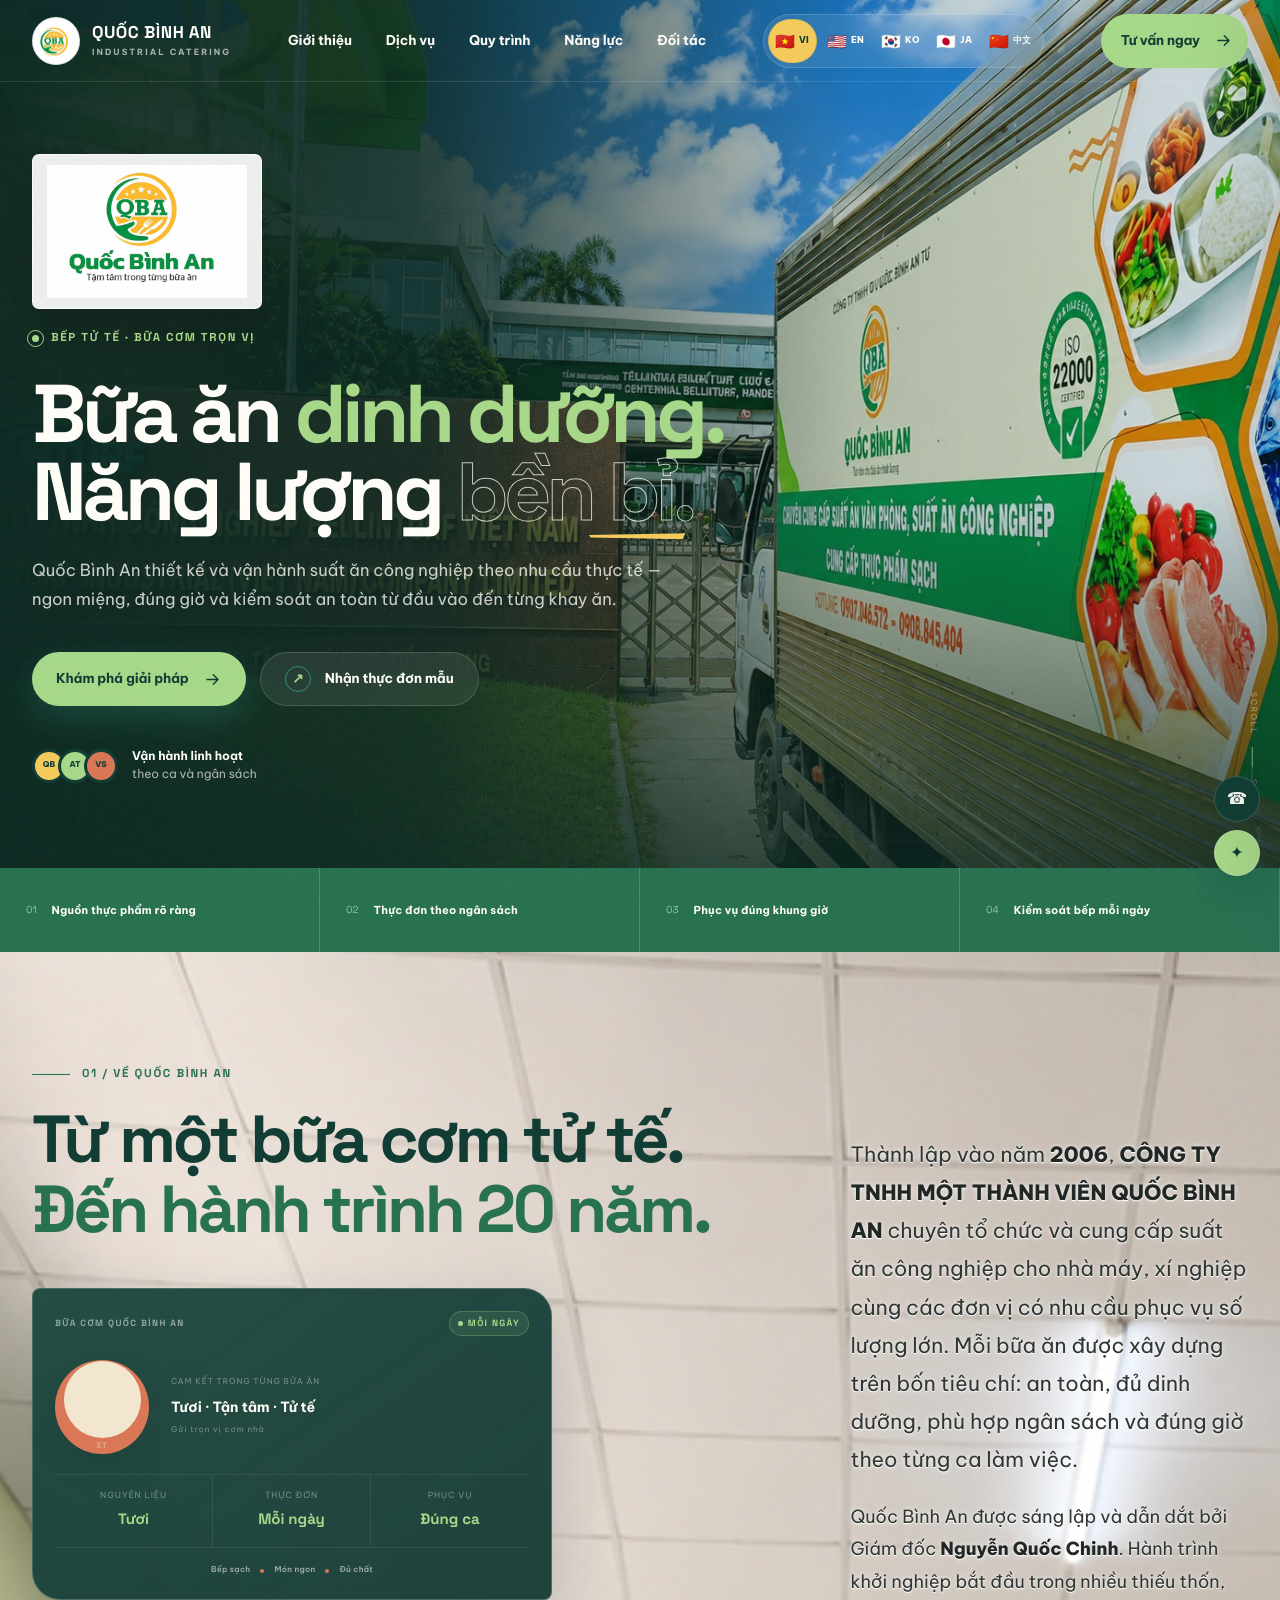
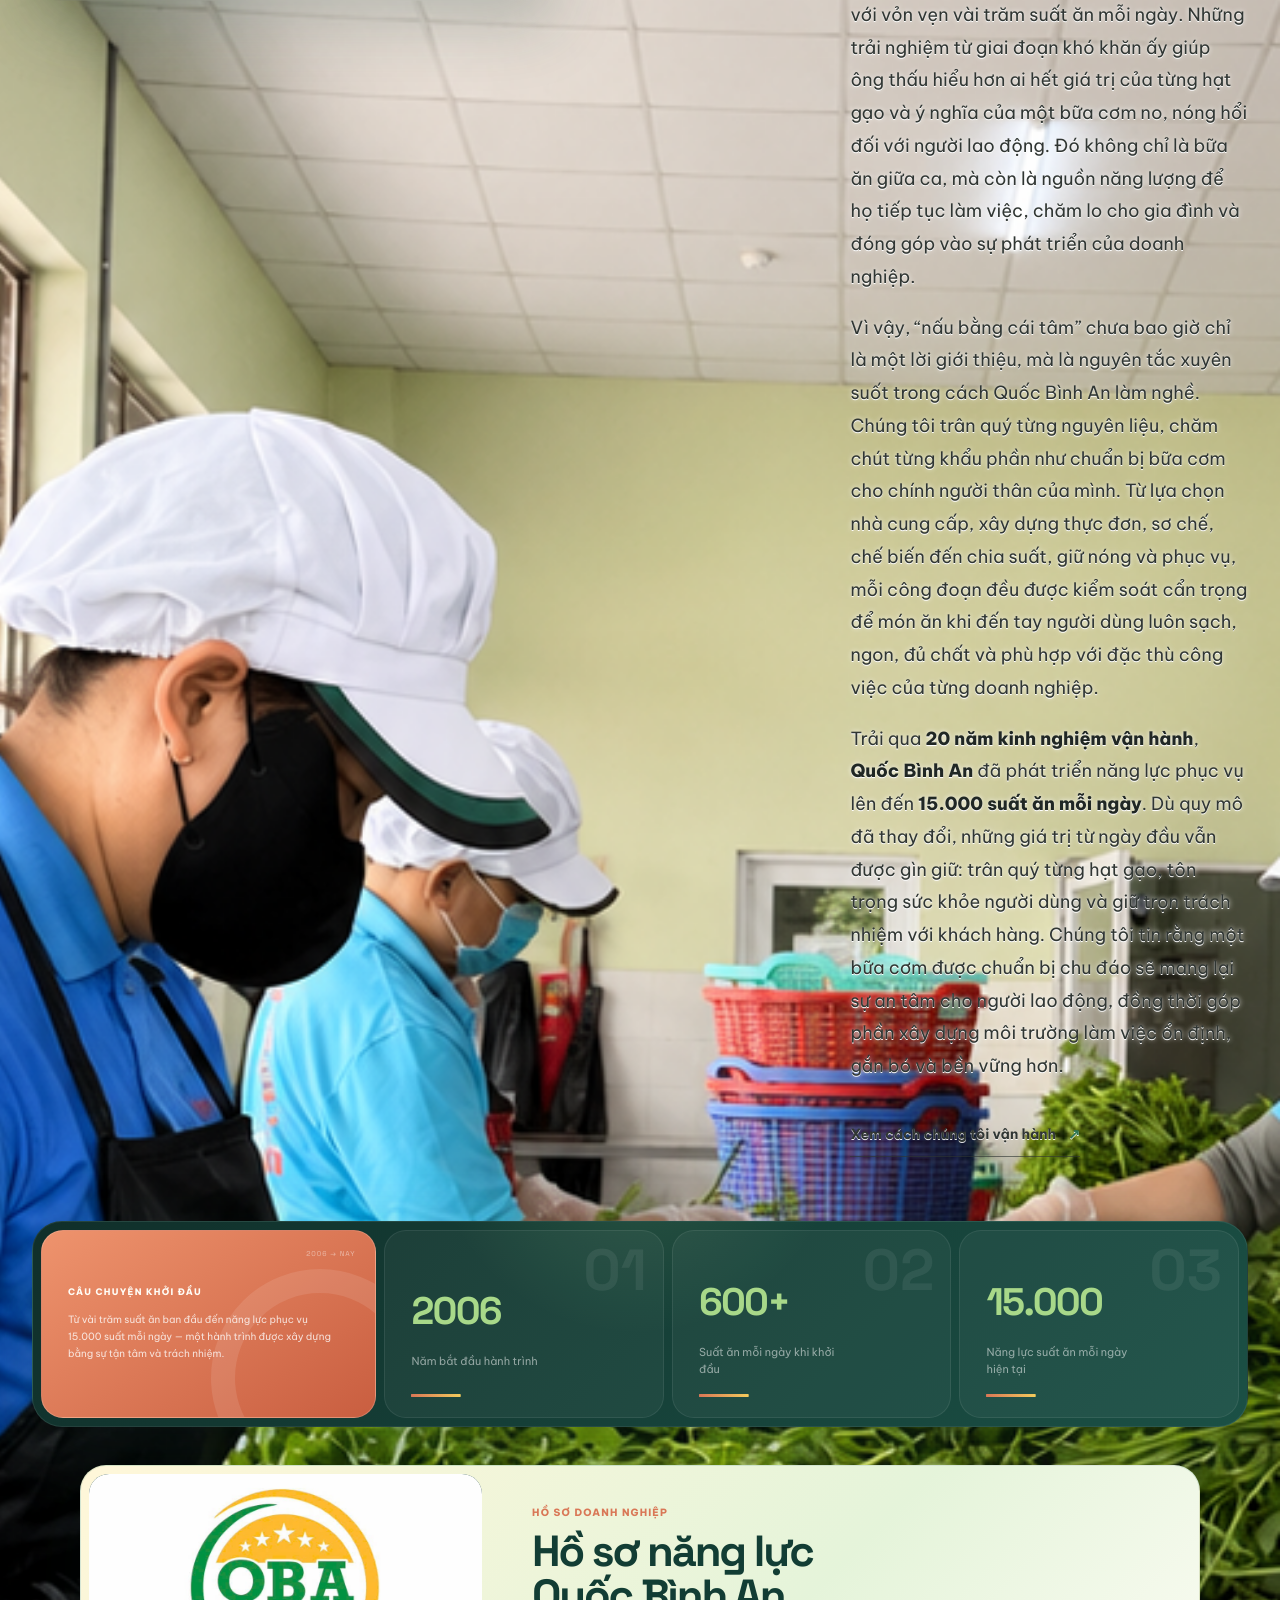
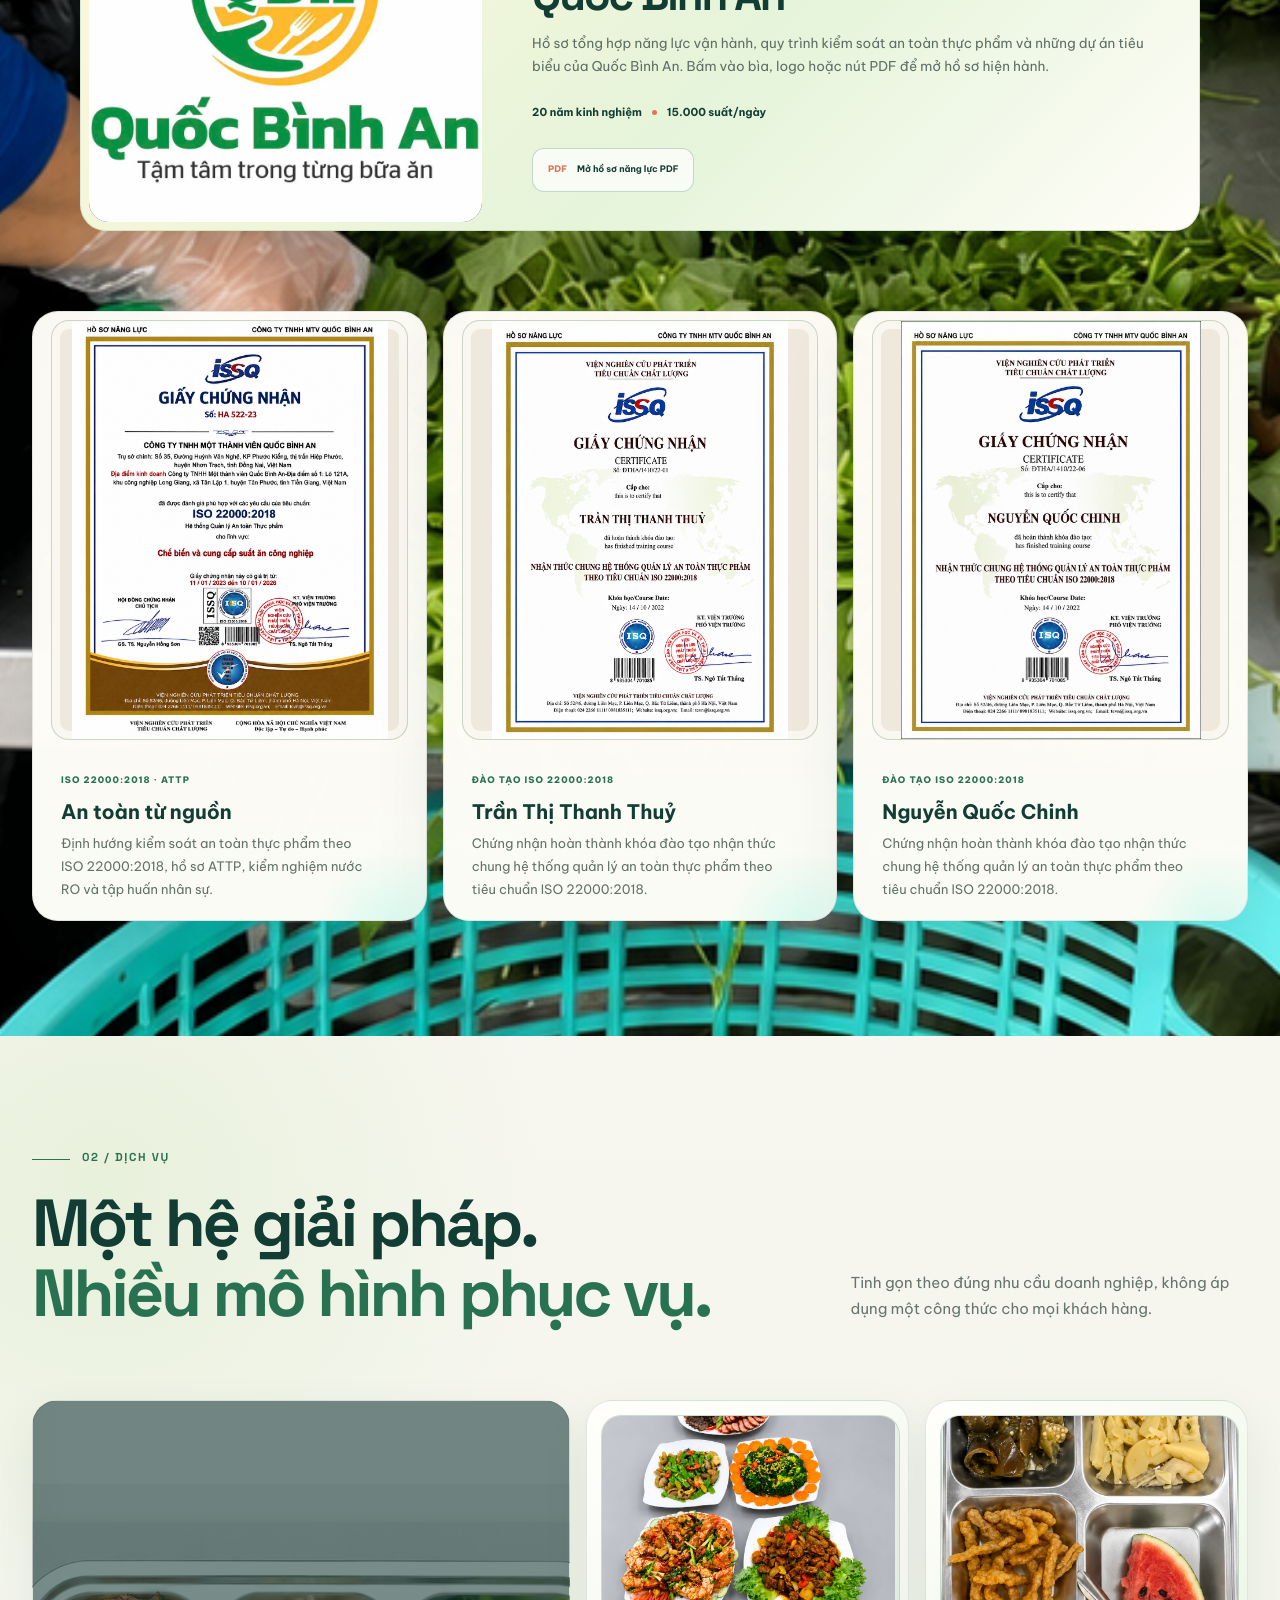
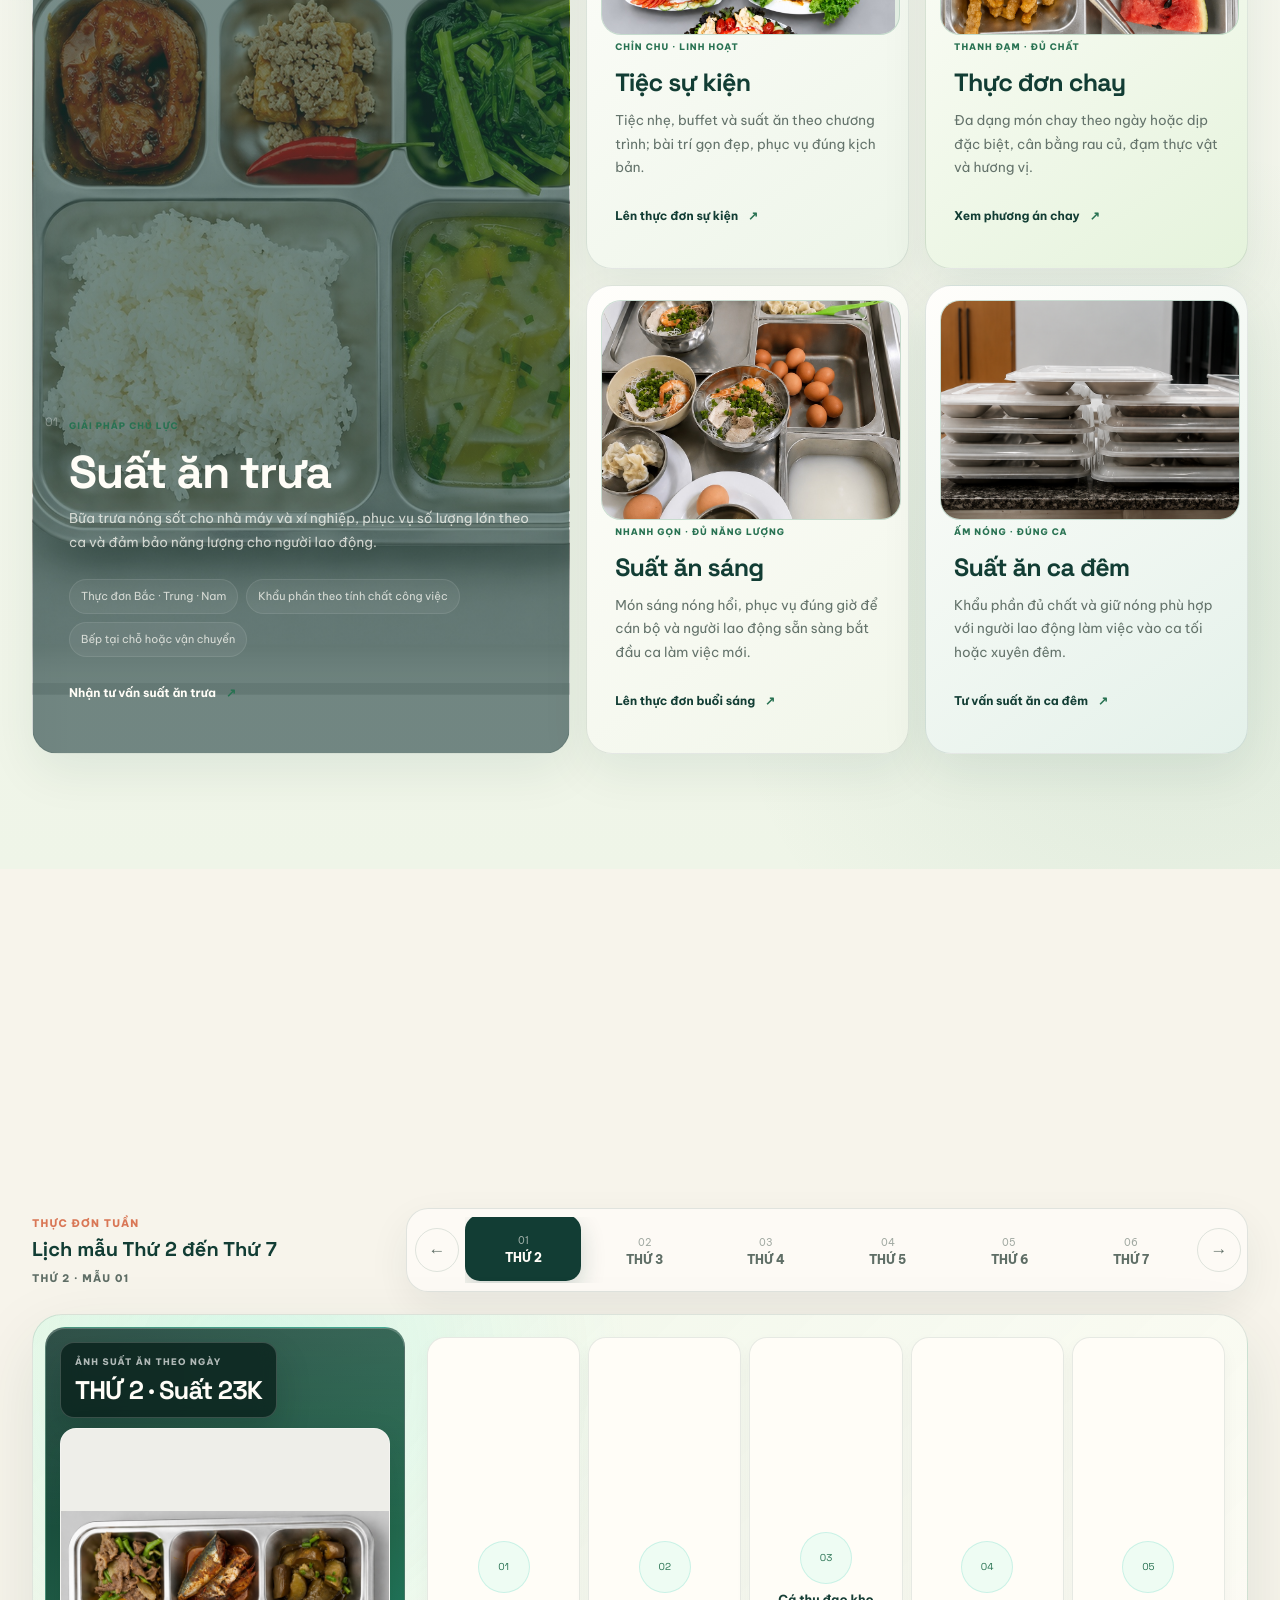
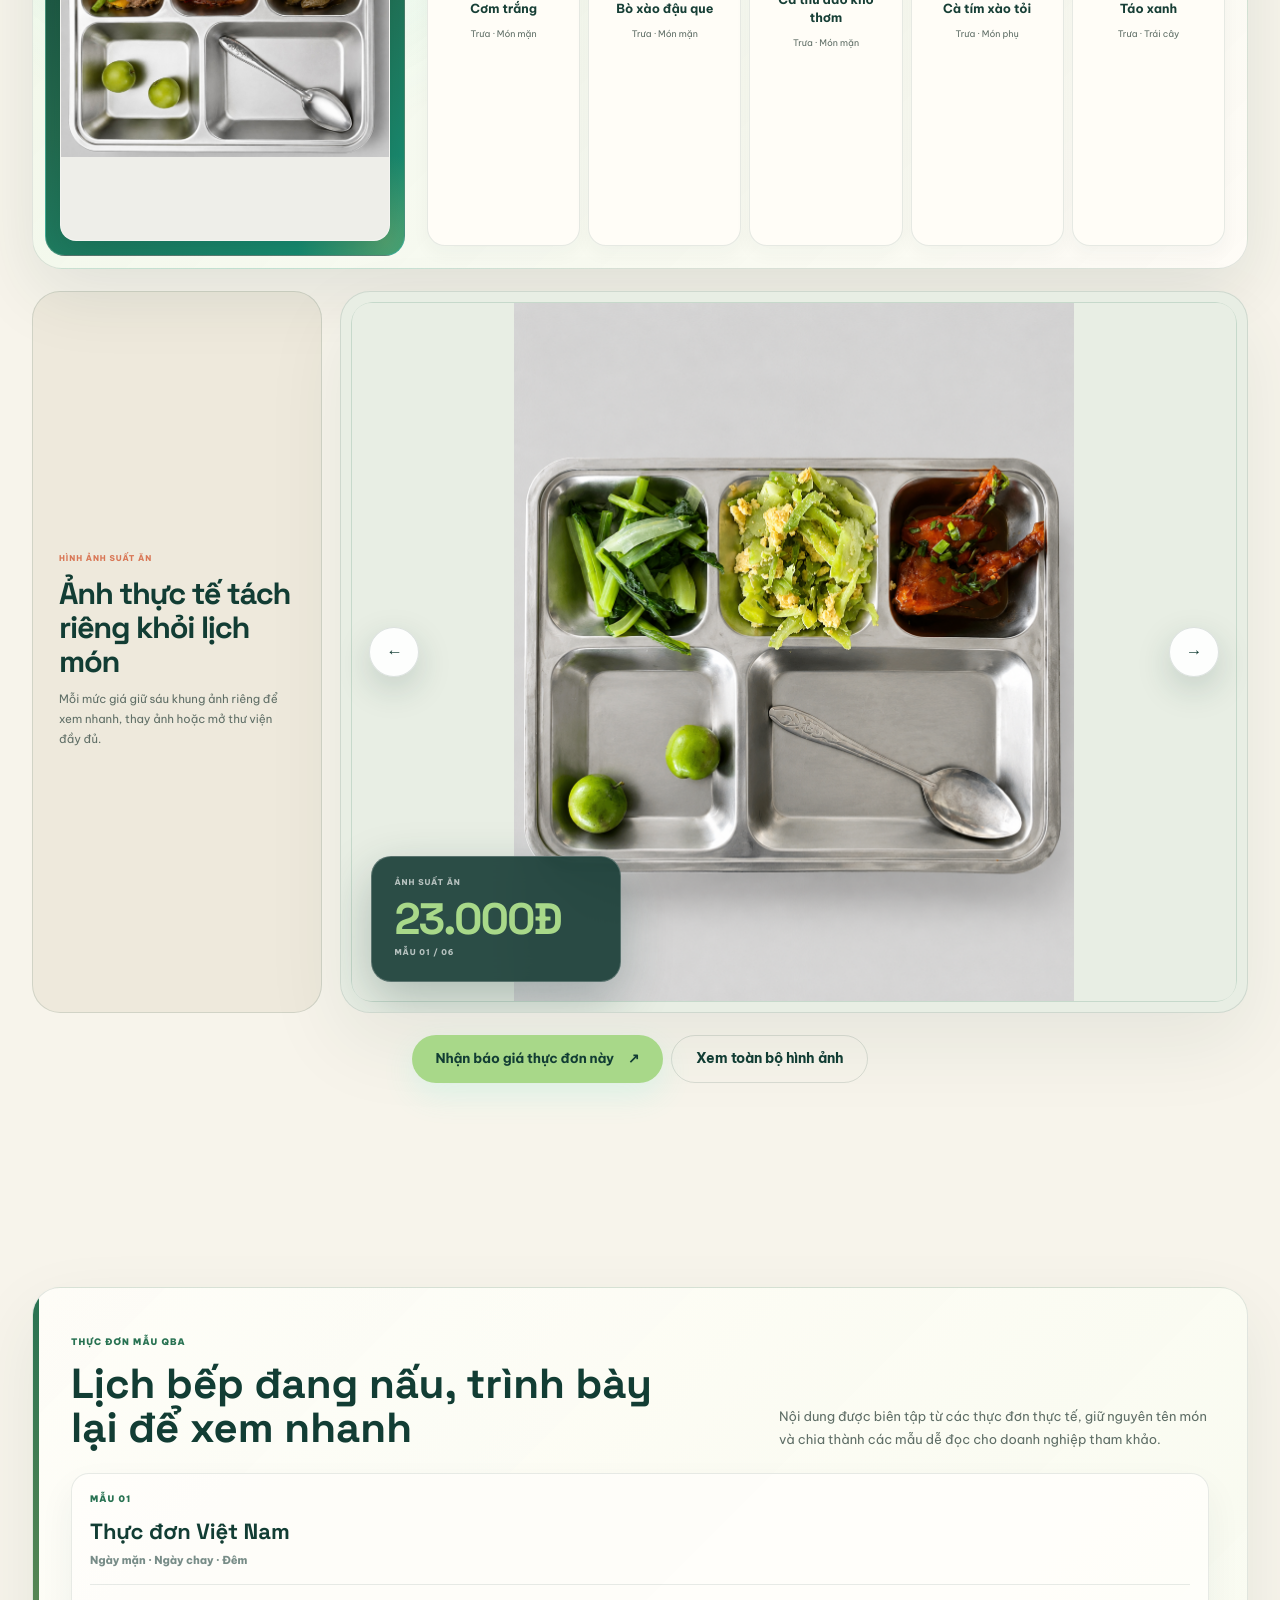
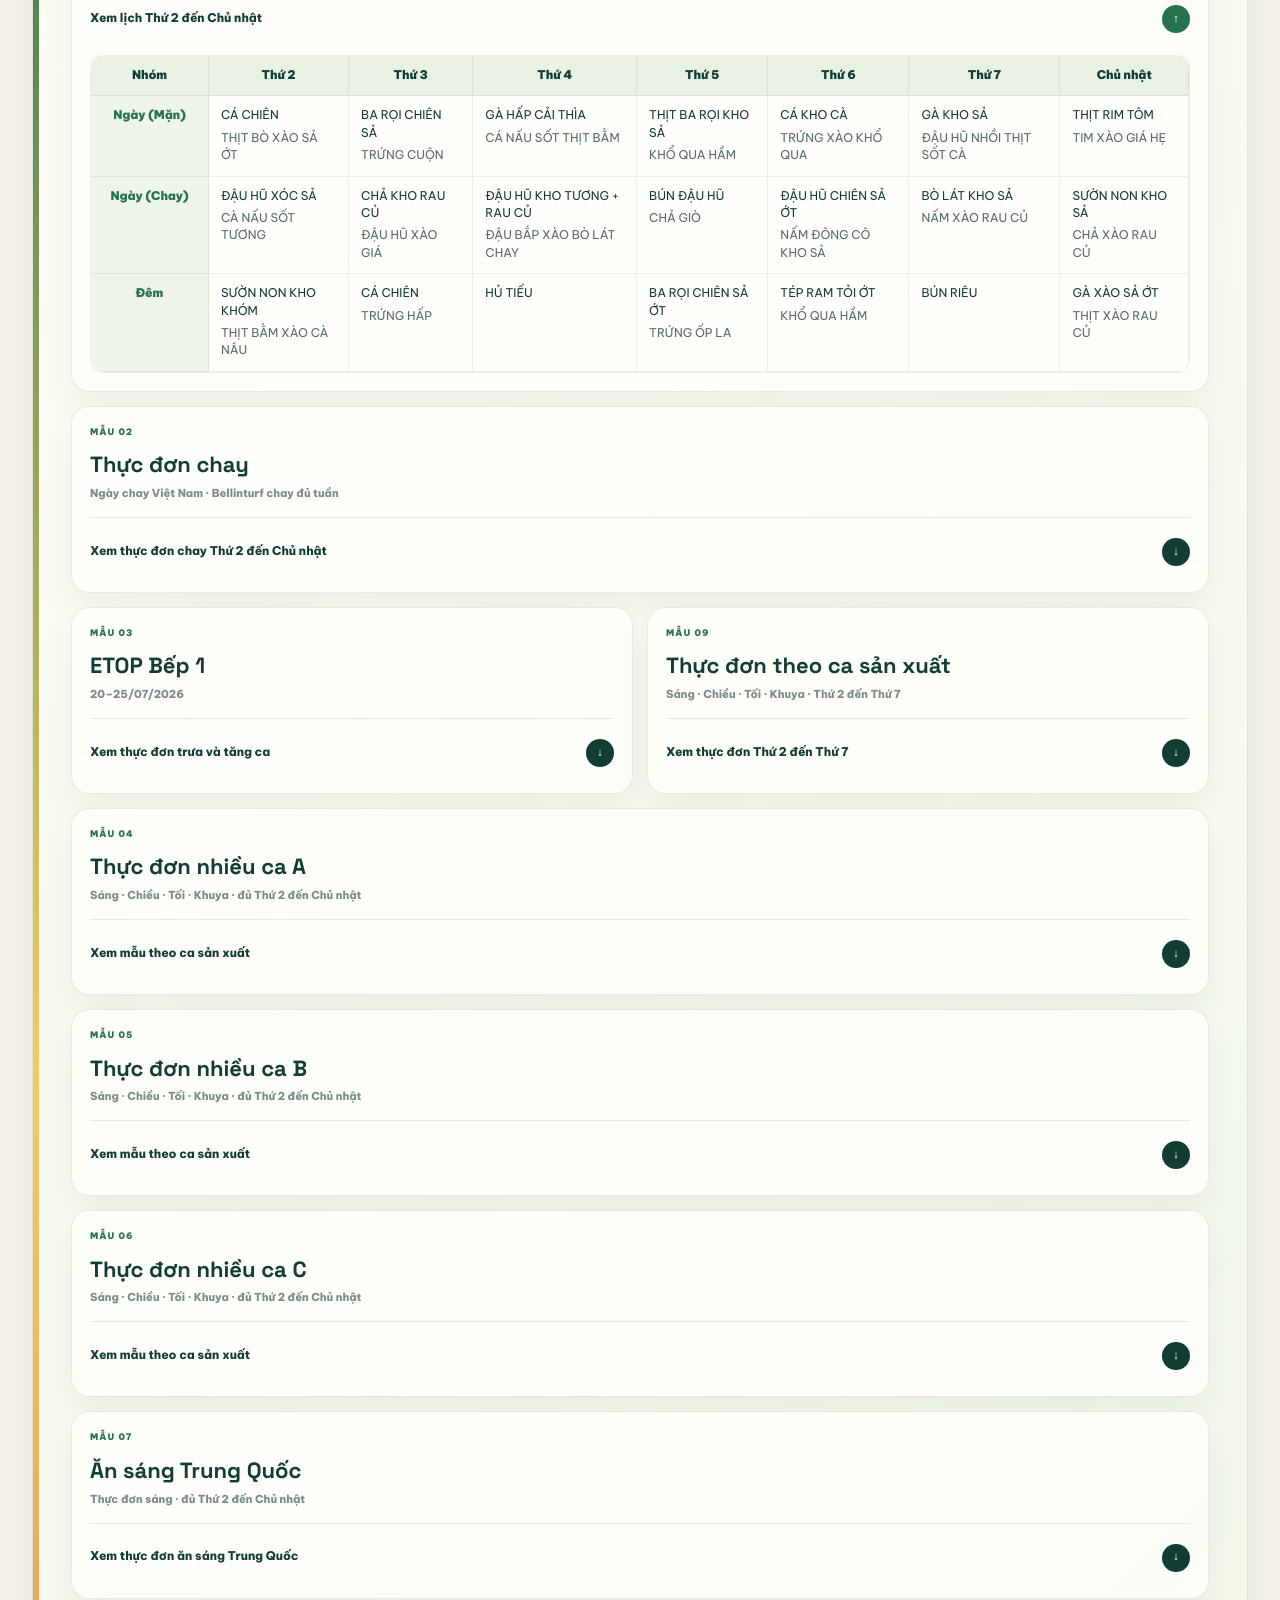
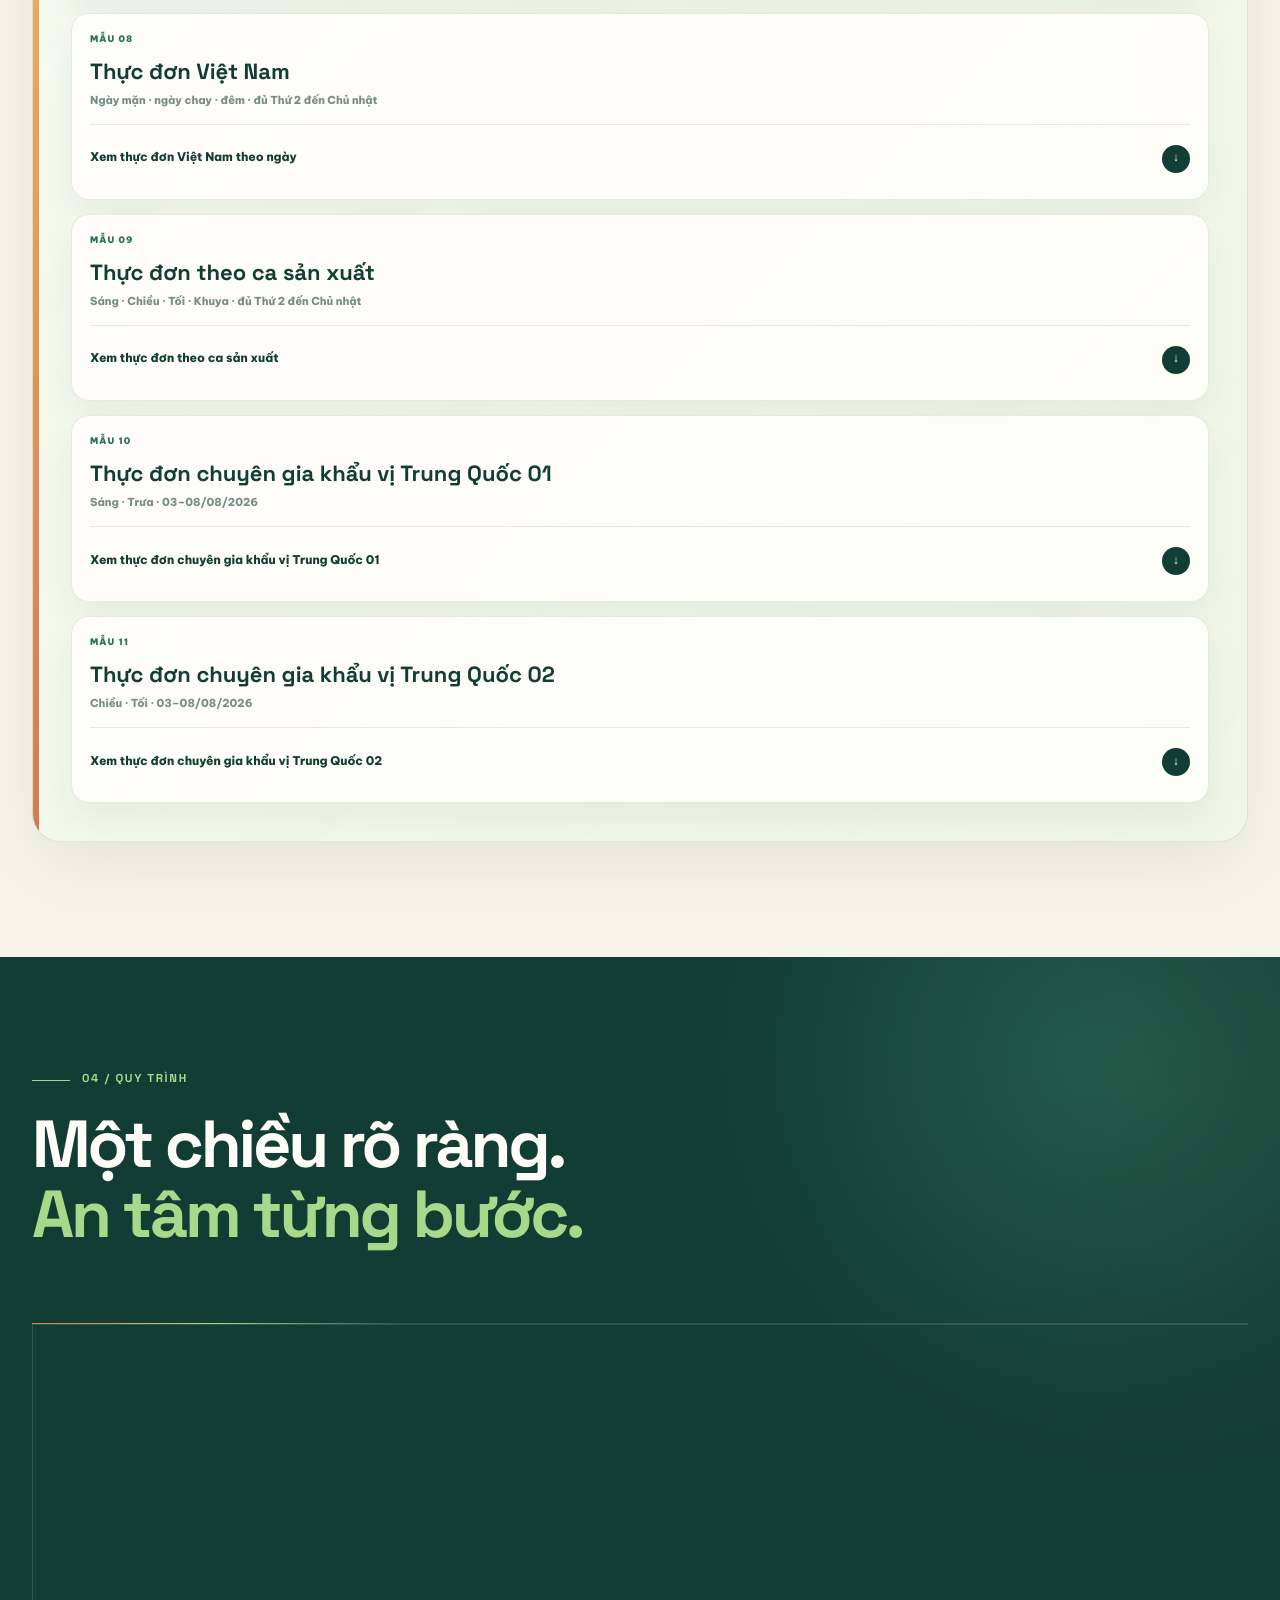
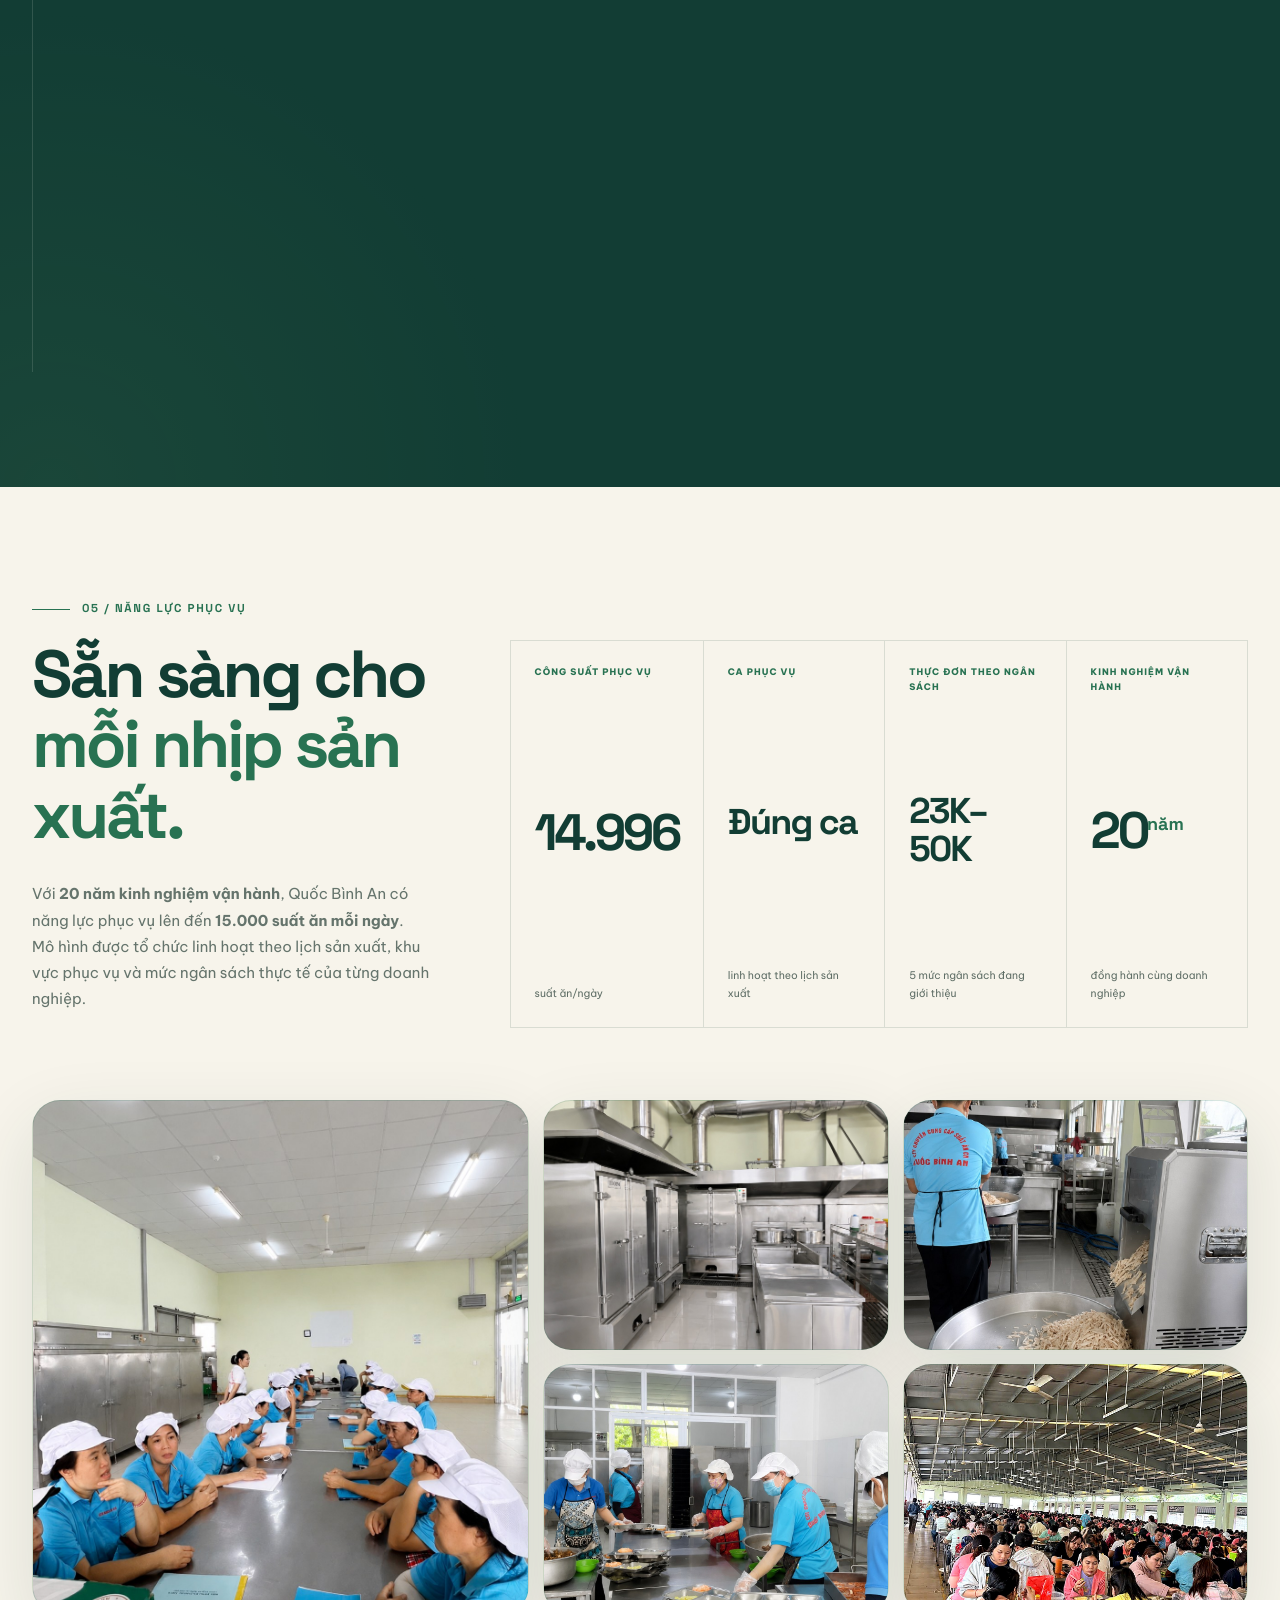
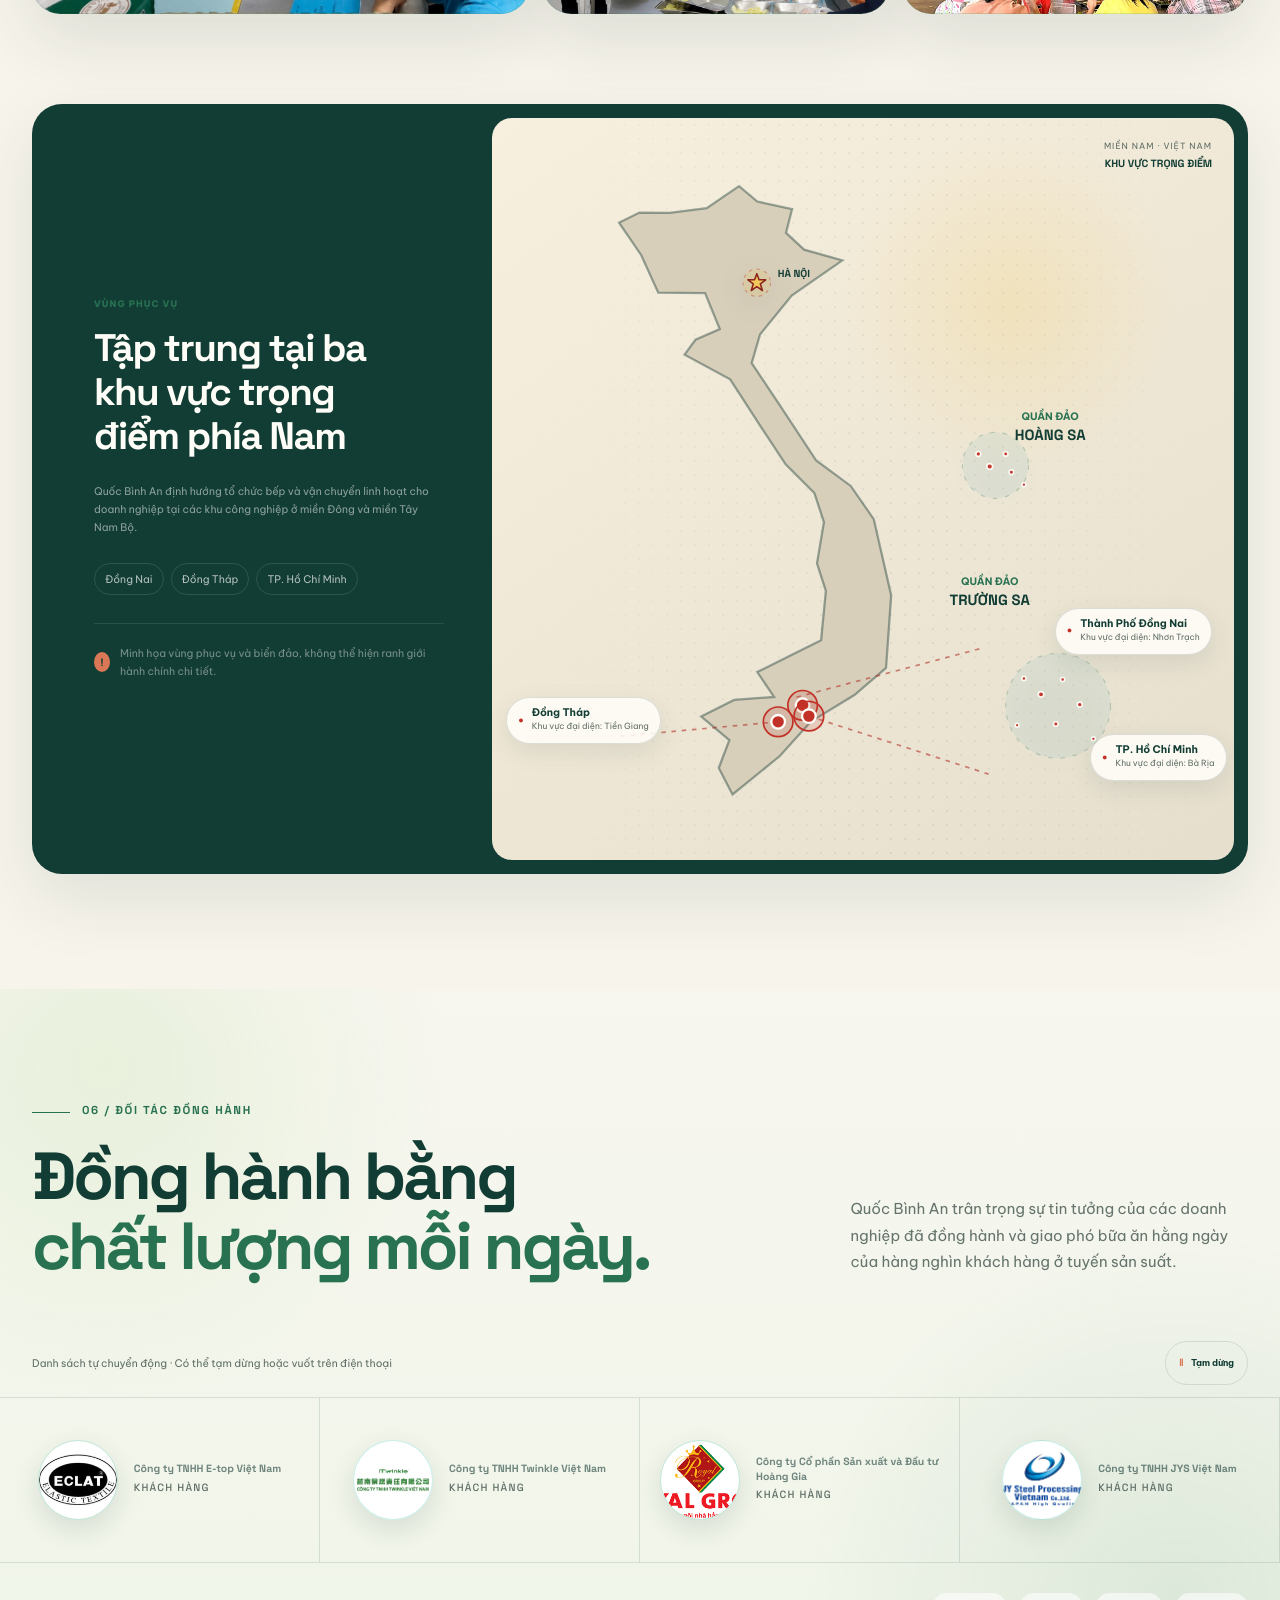
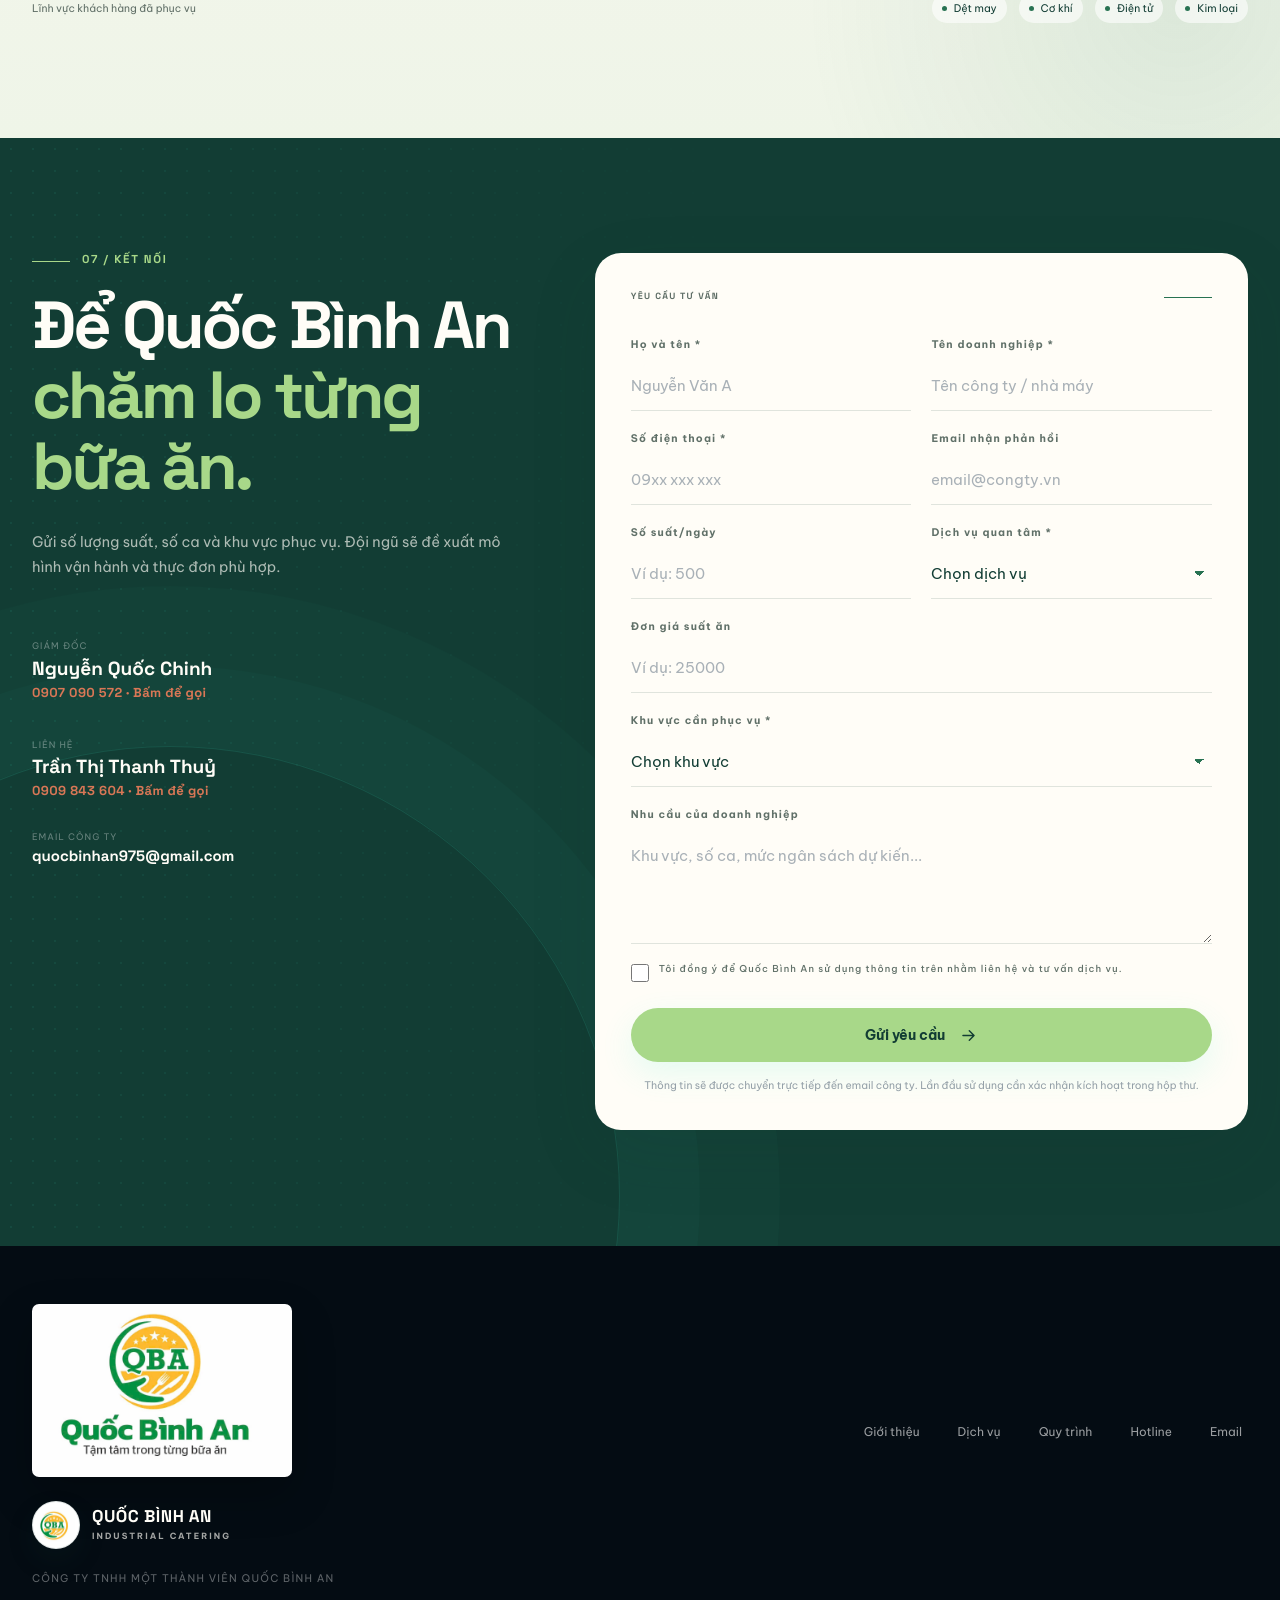
<file: index.html>
<!doctype html>
<html lang="vi">
  <head>
    <meta charset="UTF-8" />
    <meta name="viewport" content="width=device-width, initial-scale=1.0" />
    <meta
      name="description"
      content="Quốc Bình An cung cấp suất ăn công nghiệp, suất ăn theo ca, thực đơn chay và tiệc sự kiện với năng lực 15.000 suất mỗi ngày."
    />
    <meta
      name="robots"
      content="index, follow, max-snippet:-1, max-image-preview:large, max-video-preview:-1"
    />
    <meta name="author" content="CÔNG TY TNHH MỘT THÀNH VIÊN QUỐC BÌNH AN" />
    <meta name="format-detection" content="telephone=yes" />
    <meta name="theme-color" content="#173b35" />
    <meta name="color-scheme" content="light" />
    <link rel="canonical" href="https://suatanquocbinhan.com/" />
    <meta property="og:locale" content="vi_VN" />
    <meta property="og:type" content="website" />
    <meta property="og:url" content="https://suatanquocbinhan.com/" />
    <meta property="og:title" content="Quốc Bình An | Suất ăn công nghiệp" />
    <meta property="og:description" content="Bữa ăn an tâm, đúng giờ và đủ năng lượng cho nhà máy, xí nghiệp và doanh nghiệp." />
    <meta property="og:site_name" content="Quốc Bình An" />
    <meta property="og:image" content="https://suatanquocbinhan.com/assets/qba-logo-full.jpg" />
    <meta property="og:image:type" content="image/jpeg" />
    <meta property="og:image:width" content="1280" />
    <meta property="og:image:height" content="852" />
    <meta property="og:image:alt" content="Logo Quốc Bình An - Tận tâm trong từng bữa ăn" />
    <meta name="twitter:card" content="summary" />
    <meta name="twitter:title" content="Quốc Bình An | Suất ăn công nghiệp" />
    <meta name="twitter:description" content="Bữa ăn an tâm, đúng giờ và đủ năng lượng cho nhà máy, xí nghiệp và doanh nghiệp." />
    <meta name="twitter:image" content="https://suatanquocbinhan.com/assets/qba-logo-full.jpg" />
    <meta name="twitter:image:alt" content="Logo Quốc Bình An - Tận tâm trong từng bữa ăn" />
    <title>Suất ăn công nghiệp Quốc Bình An | 15.000 suất/ngày</title>
    <link rel="icon" href="assets/favicon.png" type="image/png" />
    <link rel="apple-touch-icon" href="assets/favicon.png" />
    <link rel="preload" href="assets/hero-kitchen-cooking-bright-7476.jpg" as="image" fetchpriority="high" />
    <link rel="preload" href="assets/hero-qba-truck-bellinturf-20260708.jpg" as="image" />
    <link rel="preconnect" href="https://fonts.googleapis.com" />
    <link rel="preconnect" href="https://fonts.gstatic.com" crossorigin />
    <link
      href="https://fonts.googleapis.com/css2?family=Be+Vietnam+Pro:wght@400;500;600;700;800&amp;family=Space+Grotesk:wght@500;600;700&amp;display=swap"
      rel="preload"
      as="style"
      onload="this.onload=null;this.rel='stylesheet'"
    />
    <noscript>
      <link
        href="https://fonts.googleapis.com/css2?family=Be+Vietnam+Pro:wght@400;500;600;700;800&amp;family=Space+Grotesk:wght@500;600;700&amp;display=swap"
        rel="stylesheet"
      />
    </noscript>
    <script>document.documentElement.classList.add("js");</script>
    <link rel="stylesheet" href="styles.css?v=20260822-mobile-visual-v1" />
    <script type="application/ld+json">
      {
        "@context": "https://schema.org",
        "@graph": [
          {
            "@type": "WebSite",
            "@id": "https://suatanquocbinhan.com/#website",
            "url": "https://suatanquocbinhan.com/",
            "name": "Quốc Bình An",
            "inLanguage": "vi",
            "publisher": { "@id": "https://suatanquocbinhan.com/#organization" }
          },
          {
            "@type": "WebPage",
            "@id": "https://suatanquocbinhan.com/#webpage",
            "url": "https://suatanquocbinhan.com/",
            "name": "Suất ăn công nghiệp Quốc Bình An | 15.000 suất/ngày",
            "isPartOf": { "@id": "https://suatanquocbinhan.com/#website" },
            "about": { "@id": "https://suatanquocbinhan.com/#organization" },
            "mainEntity": { "@id": "https://suatanquocbinhan.com/#industrial-catering-service" },
            "inLanguage": "vi"
          },
          {
            "@type": "Service",
            "@id": "https://suatanquocbinhan.com/#industrial-catering-service",
            "url": "https://suatanquocbinhan.com/#services",
            "name": "Suất ăn công nghiệp",
            "serviceType": "Suất ăn công nghiệp",
            "provider": { "@id": "https://suatanquocbinhan.com/#organization" },
            "areaServed": [
              { "@type": "AdministrativeArea", "name": "Đồng Nai" },
              { "@type": "AdministrativeArea", "name": "Đồng Tháp" },
              { "@type": "AdministrativeArea", "name": "TP. Hồ Chí Minh" }
            ]
          },
          {
            "@type": "Organization",
            "@id": "https://suatanquocbinhan.com/#organization",
            "url": "https://suatanquocbinhan.com/",
            "name": "CÔNG TY TNHH MỘT THÀNH VIÊN QUỐC BÌNH AN",
            "alternateName": "Quốc Bình An",
            "logo": "https://suatanquocbinhan.com/assets/qba-logo-full.jpg",
            "image": "https://suatanquocbinhan.com/assets/qba-truck-bellinturf-logo.jpg",
            "email": "mailto:quocbinhan975@gmail.com",
            "telephone": "+84907090572",
            "foundingDate": "2006",
            "description": "Đơn vị cung cấp suất ăn công nghiệp và giải pháp bếp ăn cho doanh nghiệp.",
            "areaServed": ["Đồng Nai", "Đồng Tháp", "TP. Hồ Chí Minh"],
            "contactPoint": [
              {
                "@type": "ContactPoint",
                "telephone": "+84907090572",
                "contactType": "sales",
                "availableLanguage": "Vietnamese"
              },
              {
                "@type": "ContactPoint",
                "telephone": "+84909843604",
                "contactType": "customer service",
                "availableLanguage": "Vietnamese"
              }
            ]
          }
        ]
      }
    </script>
  </head>
  <body id="top">
    <a class="skip-link" href="#main-content">Đi thẳng đến nội dung chính</a>
    <div class="noise" aria-hidden="true"></div>
    <div class="cursor-glow" aria-hidden="true"></div>

    <header class="site-header">
      <a class="brand" href="#top">
        <span class="brand-mark">
          <img src="assets/qba-logo-mark.png" alt="" width="640" height="640" decoding="async" aria-hidden="true" />
        </span>
        <span class="brand-copy">
          <strong>QUỐC BÌNH AN</strong>
          <small>INDUSTRIAL CATERING</small>
        </span>
      </a>

      <nav class="desktop-nav" aria-label="Điều hướng chính">
        <a href="#about">Giới thiệu</a>
        <a href="#services">Dịch vụ</a>
        <a href="#process">Quy trình</a>
        <a href="#capacity">Năng lực</a>
        <a href="#partners">Đối tác</a>
      </nav>

      <div class="language-switcher desktop-language-switcher" role="group" aria-label="Chọn ngôn ngữ">
        <button class="active" type="button" data-language="vi" aria-pressed="true" title="Tiếng Việt"><span aria-hidden="true">🇻🇳</span><small>VI</small></button>
        <button type="button" data-language="en" aria-pressed="false" title="English"><span aria-hidden="true">🇺🇸</span><small>EN</small></button>
        <button type="button" data-language="ko" aria-pressed="false" title="한국어"><span aria-hidden="true">🇰🇷</span><small>KO</small></button>
        <button type="button" data-language="ja" aria-pressed="false" title="日本語"><span aria-hidden="true">🇯🇵</span><small>JA</small></button>
        <button type="button" data-language="zh" aria-pressed="false" title="中文"><span aria-hidden="true">🇨🇳</span><small>中文</small></button>
      </div>

      <a class="header-cta" href="#contact">
        <span>Tư vấn ngay</span>
        <svg viewBox="0 0 24 24" aria-hidden="true">
          <path d="M5 12h14M13 6l6 6-6 6" />
        </svg>
      </a>

      <button class="menu-toggle" type="button" aria-label="Mở menu" aria-expanded="false" aria-controls="mobile-menu">
        <span></span><span></span>
      </button>
    </header>

    <nav class="mobile-menu" id="mobile-menu" aria-label="Điều hướng trên điện thoại" aria-hidden="true">
      <a href="#about">Giới thiệu</a>
      <a href="#services">Dịch vụ</a>
      <a href="#process">Quy trình</a>
      <a href="#capacity">Năng lực</a>
      <a href="#partners">Đối tác</a>
      <a href="#contact">Liên hệ</a>
      <div class="language-switcher mobile-language-switcher" role="group" aria-label="Chọn ngôn ngữ">
        <button class="active" type="button" data-language="vi" aria-pressed="true" title="Tiếng Việt"><span aria-hidden="true">🇻🇳</span><small>VI</small></button>
        <button type="button" data-language="en" aria-pressed="false" title="English"><span aria-hidden="true">🇺🇸</span><small>EN</small></button>
        <button type="button" data-language="ko" aria-pressed="false" title="한국어"><span aria-hidden="true">🇰🇷</span><small>KO</small></button>
        <button type="button" data-language="ja" aria-pressed="false" title="日本語"><span aria-hidden="true">🇯🇵</span><small>JA</small></button>
        <button type="button" data-language="zh" aria-pressed="false" title="中文"><span aria-hidden="true">🇨🇳</span><small>中文</small></button>
      </div>
    </nav>

    <main id="main-content">
      <section class="hero section-dark" aria-labelledby="hero-title" data-image-slot="hero-bg" data-image-label="Ảnh nền Hero" data-image-mode="background">
        <div class="hero-backdrop" aria-hidden="true">
          <div class="hero-sequence">
            <div class="hero-frame hero-frame-kitchen">
              <div class="hero-kitchen-fill"></div>
              <img
                class="hero-scene-img hero-kitchen-img"
                src="assets/hero-kitchen-cooking-bright-7476.jpg"
                alt=""
                width="960"
                height="1280"
                decoding="async"
                fetchpriority="high"
              />
              <span class="hero-smoke hero-smoke-1"></span>
              <span class="hero-smoke hero-smoke-2"></span>
              <span class="hero-smoke hero-smoke-3"></span>
            </div>
            <div class="hero-frame hero-frame-truck">
              <img
                class="hero-scene-img hero-truck-img"
                src="assets/hero-qba-truck-bellinturf-20260708.jpg"
                alt=""
                width="1672"
                height="941"
                decoding="async"
              />
            </div>
          </div>
        </div>
        <div class="hero-grid" aria-hidden="true"></div>

        <div class="hero-content">
          <div class="hero-brand-card reveal">
            <img src="assets/qba-logo-full.jpg" alt="Logo Quốc Bình An - Tận tâm trong từng bữa ăn" width="1280" height="852" decoding="async" />
          </div>
          <div class="eyebrow reveal">
            <span class="pulse-dot"></span>
            Bếp tử tế · Bữa cơm trọn vị
          </div>
          <h1 id="hero-title" class="reveal reveal-delay-1">
            Bữa ăn <span>an tâm.</span><br />
            Năng lượng <em>bền bỉ.</em>
          </h1>
          <p class="hero-lead reveal reveal-delay-2">
            Quốc Bình An thiết kế và vận hành suất ăn công nghiệp theo nhu cầu
            thực tế — ngon miệng, đúng giờ và kiểm soát an toàn từ đầu vào đến
            từng khay ăn.
          </p>
          <div class="hero-actions reveal reveal-delay-3">
            <a class="button button-primary" href="#services">
              Khám phá giải pháp
              <svg viewBox="0 0 24 24" aria-hidden="true">
                <path d="M5 12h14M13 6l6 6-6 6" />
              </svg>
            </a>
            <a class="button button-ghost" href="#contact">
              <span class="play-icon">↗</span>
              Nhận thực đơn mẫu
            </a>
          </div>

          <div class="hero-proof reveal reveal-delay-3">
            <div class="avatar-stack" aria-hidden="true">
              <span>QB</span><span>AT</span><span>VS</span>
            </div>
            <p><strong>Vận hành linh hoạt</strong><br />theo ca và ngân sách</p>
          </div>
        </div>

        <a class="scroll-cue" href="#about" aria-label="Cuộn xuống phần giới thiệu">
          <span>SCROLL</span><i></i>
        </a>
      </section>

      <section class="intro-strip" aria-label="Cam kết nổi bật">
        <div><span>01</span><strong>Nguồn thực phẩm rõ ràng</strong></div>
        <div><span>02</span><strong>Thực đơn theo ngân sách</strong></div>
        <div><span>03</span><strong>Phục vụ đúng khung giờ</strong></div>
        <div><span>04</span><strong>Kiểm soát bếp mỗi ngày</strong></div>
      </section>

      <section class="section about" id="about" data-image-slot="about-bg" data-image-label="Ảnh nền phần Giới thiệu" data-image-mode="background">
        <div class="section-kicker reveal">01 / VỀ QUỐC BÌNH AN</div>
        <div class="about-layout">
          <div>
            <h2 class="section-title reveal">
              Từ một bữa cơm tử tế.<br />
              <span>Đến hành trình 20 năm.</span>
            </h2>
            <aside class="hero-panel about-commitment-panel reveal reveal-delay-1" aria-label="Cam kết bữa cơm Quốc Bình An">
              <div class="panel-topline">
                <span>BỮA CƠM QUỐC BÌNH AN</span>
                <span class="live-pill"><i></i> MỖI NGÀY</span>
              </div>
              <div class="meal-preview">
                <div class="meal-ring">
                  <span class="meal-core">3<small>T</small></span>
                </div>
                <div>
                  <small>CAM KẾT TRONG TỪNG BỮA ĂN</small>
                  <strong>Tươi · Tận tâm · Tử tế</strong>
                  <span>Gửi trọn vị cơm nhà</span>
                </div>
              </div>
              <div class="panel-metrics">
                <div><span>NGUYÊN LIỆU</span><strong>Tươi</strong></div>
                <div><span>THỰC ĐƠN</span><strong>Mỗi ngày</strong></div>
                <div><span>PHỤC VỤ</span><strong>Đúng ca</strong></div>
              </div>
              <div class="kitchen-promise">
                <span>Bếp sạch</span><i></i><span>Món ngon</span><i></i><span>Đủ chất</span>
              </div>
            </aside>
          </div>
          <div class="about-copy reveal reveal-delay-1">
            <p class="lead-copy">
              Thành lập năm <strong>2006</strong>,
              <strong>CÔNG TY TNHH MỘT THÀNH VIÊN QUỐC BÌNH AN</strong> chuyên
              tổ chức và cung cấp suất ăn công nghiệp cho nhà máy, xí nghiệp
              cùng các đơn vị có nhu cầu phục vụ số lượng lớn. Mỗi bữa ăn được
              xây dựng trên bốn tiêu chí: an toàn, đủ dinh dưỡng, phù hợp ngân
              sách và đúng giờ theo từng ca làm việc.
            </p>
            <p>
              <strong>Quốc Bình An</strong> được sáng lập và dẫn dắt bởi Giám đốc
              <strong>Nguyễn Quốc Chinh</strong>. Hành trình khởi nghiệp bắt đầu
              trong nhiều thiếu thốn, với vỏn vẹn vài trăm suất ăn mỗi ngày.
              Những trải nghiệm từ giai đoạn khó khăn ấy giúp ông thấu hiểu hơn
              ai hết giá trị của từng hạt gạo và ý nghĩa của một bữa cơm no,
              nóng hổi đối với người lao động. Đó không chỉ là bữa ăn giữa ca,
              mà còn là nguồn năng lượng để họ tiếp tục làm việc, chăm lo cho
              gia đình và đóng góp vào sự phát triển của doanh nghiệp.
            </p>
            <p>
              Vì vậy, “nấu bằng cái tâm” chưa bao giờ chỉ là một lời giới thiệu,
              mà là nguyên tắc xuyên suốt trong cách <strong>Quốc Bình An</strong> làm nghề.
              Chúng tôi trân quý từng nguyên liệu, chăm chút từng khẩu phần như
              chuẩn bị bữa cơm cho chính người thân của mình. Từ lựa chọn nhà
              cung cấp, xây dựng thực đơn, sơ chế, chế biến đến chia suất, giữ
              nóng và phục vụ, mỗi công đoạn đều được kiểm soát cẩn trọng để
              món ăn khi đến tay người dùng luôn sạch, ngon, đủ chất và phù hợp
              với đặc thù công việc của từng doanh nghiệp.
            </p>
            <p>
              Trải qua <strong>20 năm kinh nghiệm vận hành</strong>, <strong>Quốc Bình An</strong>
              đã phát triển năng lực phục vụ lên đến
              <strong>15.000 suất ăn mỗi ngày</strong>. Dù quy mô đã thay đổi,
              những giá trị từ ngày đầu vẫn được gìn giữ: trân quý từng hạt
              gạo, tôn trọng sức khỏe người dùng và giữ trọn trách nhiệm với
              khách hàng. Chúng tôi tin rằng một bữa cơm được chuẩn bị chu đáo
              sẽ mang lại sự an tâm cho người lao động, đồng thời góp phần xây
              dựng môi trường làm việc ổn định, gắn bó và bền vững hơn.
            </p>
            <a class="text-link" href="#process">Xem cách chúng tôi vận hành <span>↗</span></a>
          </div>
        </div>

        <div class="origin-story reveal">
          <div class="origin-note">
            <span>CÂU CHUYỆN KHỞI ĐẦU</span>
            <p>Từ vài trăm suất ăn ban đầu đến năng lực phục vụ 15.000 suất mỗi ngày — một hành trình được xây dựng bằng sự tận tâm và trách nhiệm.</p>
          </div>
          <article><strong>2006</strong><span>Năm bắt đầu hành trình</span></article>
          <article><strong>Vài trăm</strong><span>Suất ăn mỗi ngày khi khởi đầu</span></article>
          <article><strong>15.000</strong><span>Năng lực suất ăn mỗi ngày hiện tại</span></article>
        </div>

        <aside class="company-profile-card reveal" aria-labelledby="company-profile-title" data-profile-pdf-dropzone>
          <div class="editable-frame profile-cover-frame has-default-image" data-image-slot="company-profile-cover" data-image-label="Ảnh bìa Hồ sơ năng lực" data-image-mode="frame" data-image-fit="cover">
            <div class="profile-cover-placeholder">
              <a class="profile-pdf-mark" href="output/pdf/HSNL-Quoc-Binh-An-Catering-WEBSITE.pdf" target="_blank" rel="noopener" data-profile-pdf-link aria-label="Mở hồ sơ năng lực PDF">
                <span>PDF</span>
                <img src="assets/qba-logo-full.jpg" alt="Logo Quốc Bình An" width="1280" height="852" loading="lazy" decoding="async" />
                <small>COMPANY PROFILE</small>
              </a>
            </div>
          </div>
          <div class="company-profile-copy">
            <span>HỒ SƠ DOANH NGHIỆP</span>
            <h3 id="company-profile-title">Hồ sơ năng lực<br />Quốc Bình An</h3>
            <p>Hồ sơ tổng hợp năng lực vận hành, quy trình kiểm soát an toàn thực phẩm và những dự án tiêu biểu của Quốc Bình An. Bấm vào bìa, logo hoặc nút PDF để mở hồ sơ hiện hành.</p>
            <div class="company-profile-meta"><b>20 năm kinh nghiệm</b><i></i><b>15.000 suất/ngày</b></div>
            <div class="profile-pdf-actions">
              <a class="profile-pdf-button" href="output/pdf/HSNL-Quoc-Binh-An-Catering-WEBSITE.pdf" target="_blank" rel="noopener" data-profile-pdf-link aria-label="Mở hồ sơ năng lực PDF"><span>PDF</span> Mở hồ sơ năng lực PDF</a>
            </div>
          </div>
        </aside>

        <div class="value-grid">
          <article class="value-card reveal">
            <div class="card-icon">
              <svg viewBox="0 0 24 24" aria-hidden="true"><path d="M12 3l8 4v5c0 5-3.4 8.3-8 9-4.6-.7-8-4-8-9V7l8-4Z"/><path d="m8.5 12 2.2 2.2 4.8-5"/></svg>
            </div>
            <div class="editable-frame value-photo-frame has-default-image" data-image-slot="value-safety" data-image-label="Chứng nhận ISO 22000:2018" data-image-mode="frame" data-image-fit="contain"></div>
            <span>ISO 22000:2018 · ATTP</span>
            <h3>An toàn từ nguồn</h3>
            <p>Định hướng kiểm soát an toàn thực phẩm theo ISO 22000:2018, hồ sơ ATTP, kiểm nghiệm nước RO và tập huấn nhân sự.</p>
          </article>
          <article class="value-card reveal reveal-delay-1">
            <div class="card-icon">
              <svg viewBox="0 0 24 24" aria-hidden="true"><path d="M5 3v18M5 7h10a4 4 0 0 1 0 8H5"/><path d="M15 7v8M19 9v4"/></svg>
            </div>
            <div class="editable-frame value-photo-frame has-default-image" data-image-slot="value-flexible" data-image-label="Chứng nhận ISO 22000:2018 - Trần Thị Thanh Thuỷ" data-image-mode="frame" data-image-fit="contain"></div>
            <span>ĐÀO TẠO ISO 22000:2018</span>
            <h3>Trần Thị Thanh Thuỷ</h3>
            <p>Chứng nhận hoàn thành khóa đào tạo nhận thức chung hệ thống quản lý an toàn thực phẩm theo tiêu chuẩn ISO 22000:2018.</p>
          </article>
          <article class="value-card reveal reveal-delay-2">
            <div class="card-icon">
              <svg viewBox="0 0 24 24" aria-hidden="true"><circle cx="12" cy="12" r="8"/><path d="M12 7v5l3 2"/><path d="M5 4 3 6M19 4l2 2"/></svg>
            </div>
            <div class="editable-frame value-photo-frame has-default-image" data-image-slot="value-ontime" data-image-label="Chứng nhận ISO 22000:2018 - Nguyễn Quốc Chinh" data-image-mode="frame" data-image-fit="contain"></div>
            <span>ĐÀO TẠO ISO 22000:2018</span>
            <h3>Nguyễn Quốc Chinh</h3>
            <p>Chứng nhận hoàn thành khóa đào tạo nhận thức chung hệ thống quản lý an toàn thực phẩm theo tiêu chuẩn ISO 22000:2018.</p>
          </article>
        </div>
      </section>

      <section class="section services section-tinted" id="services">
        <div class="section-heading-row">
          <div>
            <div class="section-kicker reveal">02 / DỊCH VỤ</div>
            <h2 class="section-title reveal">Một hệ giải pháp.<br /><span>Nhiều mô hình phục vụ.</span></h2>
          </div>
          <p class="section-summary reveal">
            Tinh gọn theo đúng nhu cầu doanh nghiệp, không áp dụng một công thức
            cho mọi khách hàng.
          </p>
        </div>

        <div class="service-showcase">
          <article class="service-card service-card-featured reveal has-default-image" data-image-slot="service-lunch" data-image-label="Ảnh nền Suất ăn trưa" data-image-mode="background">
            <div class="service-card-no">01</div>
            <div class="service-content">
              <span class="service-tag">GIẢI PHÁP CHỦ LỰC</span>
              <h3>Suất ăn trưa</h3>
              <p>Bữa trưa nóng sốt cho nhà máy và xí nghiệp, phục vụ số lượng lớn theo ca và đảm bảo năng lượng cho người lao động.</p>
              <ul>
                <li>Thực đơn Bắc · Trung · Nam</li>
                <li>Khẩu phần theo tính chất công việc</li>
                <li>Bếp tại chỗ hoặc vận chuyển</li>
              </ul>
              <a href="#contact" data-service-interest="Suất ăn trưa">Nhận tư vấn suất ăn trưa <span>↗</span></a>
            </div>
          </article>

          <article class="service-card reveal reveal-delay-1">
            <div class="service-card-no">02</div>
            <div class="editable-frame service-photo-frame has-default-image" data-image-slot="service-event" data-image-label="Ảnh Tiệc sự kiện" data-image-mode="frame"></div>
            <div class="service-content">
              <span class="service-tag">CHỈN CHU · LINH HOẠT</span>
              <h3>Tiệc sự kiện</h3>
              <p>Tiệc nhẹ, buffet và suất ăn theo chương trình; bài trí gọn đẹp, phục vụ đúng kịch bản.</p>
              <a href="#contact" data-service-interest="Tiệc sự kiện">Lên thực đơn sự kiện <span>↗</span></a>
            </div>
          </article>

          <article class="service-card reveal reveal-delay-2">
            <div class="service-card-no">03</div>
            <div class="editable-frame service-photo-frame has-default-image" data-image-slot="service-vegan" data-image-label="Ảnh Thực đơn chay" data-image-mode="frame"></div>
            <div class="service-content">
              <span class="service-tag">THANH NHẸ · ĐỦ CHẤT</span>
              <h3>Thực đơn chay</h3>
              <p>Đa dạng món chay theo ngày hoặc dịp đặc biệt, cân bằng rau củ, đạm thực vật và hương vị.</p>
              <a href="#contact" data-service-interest="Thực đơn chay">Xem phương án chay <span>↗</span></a>
            </div>
          </article>

          <article class="service-card reveal reveal-delay-1">
            <div class="service-card-no">04</div>
            <div class="editable-frame service-photo-frame has-default-image" data-image-slot="service-breakfast" data-image-label="Ảnh Suất ăn sáng" data-image-mode="frame"></div>
            <div class="service-content">
              <span class="service-tag">NHANH GỌN · ĐỦ NĂNG LƯỢNG</span>
              <h3>Suất ăn sáng</h3>
              <p>Món sáng nóng hổi, phục vụ đúng giờ để cán bộ và công nhân sẵn sàng bắt đầu ca làm việc mới.</p>
              <a href="#contact" data-service-interest="Suất ăn sáng">Lên thực đơn buổi sáng <span>↗</span></a>
            </div>
          </article>

          <article class="service-card reveal reveal-delay-2">
            <div class="service-card-no">05</div>
            <div class="editable-frame service-photo-frame has-default-image" data-image-slot="service-night" data-image-label="Ảnh Suất ăn ca đêm" data-image-mode="frame"></div>
            <div class="service-content">
              <span class="service-tag">ẤM NÓNG · ĐÚNG CA</span>
              <h3>Suất ăn ca đêm</h3>
              <p>Khẩu phần đủ chất và giữ nóng phù hợp với người lao động làm việc vào ca tối hoặc xuyên đêm.</p>
              <a href="#contact" data-service-interest="Suất ăn ca đêm">Tư vấn suất ăn ca đêm <span>↗</span></a>
            </div>
          </article>
        </div>

        <section class="qba-sample-menu-suite reveal" aria-labelledby="qba-sample-menu-title">
          <div class="qba-sample-menu-head">
            <div>
              <span>THỰC ĐƠN MẪU QBA</span>
              <h3 id="qba-sample-menu-title">Lịch bếp đang nấu, trình bày lại để xem nhanh</h3>
            </div>
            <p>Nội dung được biên tập từ các thực đơn thực tế, giữ nguyên tên món và chia thành các mẫu dễ đọc cho doanh nghiệp tham khảo.</p>
          </div>

          <div class="qba-sample-menu-grid">
            <article class="qba-sample-menu-card qba-sample-menu-card-wide">
              <div class="qba-sample-menu-card-head">
                <span>MẪU 01</span>
                <h4>Thực đơn Việt Nam</h4>
                <small>Ngày mặn · Ngày chay · Đêm</small>
              </div>
              <details class="qba-sample-menu-details" open>
                <summary>Xem lịch Thứ 2 đến Chủ nhật</summary>
                <div class="qba-sample-menu-scroll" tabindex="0">
                  <table class="qba-sample-menu-table">
                    <thead><tr><th>Nhóm</th><th>Thứ 2</th><th>Thứ 3</th><th>Thứ 4</th><th>Thứ 5</th><th>Thứ 6</th><th>Thứ 7</th><th>Chủ nhật</th></tr></thead>
                    <tbody>
                      <tr><th>Ngày (Mặn)</th><td>CÁ CHIÊN<span>THỊT BÒ XÀO SẢ ỚT</span></td><td>BA RỌI CHIÊN SẢ<span>TRỨNG CUỘN</span></td><td>GÀ HẤP CẢI THÌA<span>CÁ NẤU SỐT THỊT BẰM</span></td><td>THỊT BA RỌI KHO SẢ<span>KHỔ QUA HẦM</span></td><td>CÁ KHO CÀ<span>TRỨNG XÀO KHỔ QUA</span></td><td>GÀ KHO SẢ<span>ĐẬU HŨ NHỒI THỊT SỐT CÀ</span></td><td>THỊT RIM TÔM<span>TIM XÀO GIÁ HẸ</span></td></tr>
                      <tr><th>Ngày (Chay)</th><td>ĐẬU HŨ XÓC SẢ<span>CÀ NẤU SỐT TƯƠNG</span></td><td>CHẢ KHO RAU CỦ<span>ĐẬU HŨ XÀO GIÁ</span></td><td>ĐẬU HŨ KHO TƯƠNG + RAU CỦ<span>ĐẬU BẮP XÀO BÒ LÁT CHAY</span></td><td>BÚN ĐẬU HŨ<span>CHẢ GIÒ</span></td><td>ĐẬU HŨ CHIÊN SẢ ỚT<span>NẤM ĐÔNG CÔ KHO SẢ</span></td><td>BÒ LÁT KHO SẢ<span>NẤM XÀO RAU CỦ</span></td><td>SƯỜN NON KHO SẢ<span>CHẢ XÀO RAU CỦ</span></td></tr>
                      <tr><th>Đêm</th><td>SƯỜN NON KHO KHÓM<span>THỊT BẰM XÀO CÀ NÂU</span></td><td>CÁ CHIÊN<span>TRỨNG HẤP</span></td><td>HỦ TIẾU</td><td>BA RỌI CHIÊN SẢ ỚT<span>TRỨNG ỐP LA</span></td><td>TÉP RAM TỎI ỚT<span>KHỔ QUA HẦM</span></td><td>BÚN RIÊU</td><td>GÀ XÀO SẢ ỚT<span>THỊT XÀO RAU CỦ</span></td></tr>
                    </tbody>
                  </table>
                </div>
              </details>
            </article>

            <article class="qba-sample-menu-card qba-sample-menu-card-wide">
              <div class="qba-sample-menu-card-head">
                <span>MẪU 02</span>
                <h4>Bellinturf chay</h4>
                <small>Ngày chay Việt Nam · Bellinturf chay đủ tuần</small>
              </div>
              <details class="qba-sample-menu-details">
                <summary>Xem thực đơn chay Thứ 2 đến Chủ nhật</summary>
                <h5 class="qba-sample-menu-subtitle">Ngày chay Việt Nam</h5>
                <div class="qba-sample-menu-scroll" tabindex="0">
                  <table class="qba-sample-menu-table compact">
                    <thead><tr><th>Nhóm</th><th>Thứ 2</th><th>Thứ 3</th><th>Thứ 4</th><th>Thứ 5</th><th>Thứ 6</th><th>Thứ 7</th><th>Chủ nhật</th></tr></thead>
                    <tbody>
                      <tr><th>Chay 01</th><td>ĐẬU HŨ XÓC SẢ</td><td>CHẢ KHO RAU CỦ</td><td>ĐẬU HŨ KHO TƯƠNG + RAU CỦ</td><td>BÚN ĐẬU HŨ</td><td>ĐẬU HŨ CHIÊN SẢ ỚT</td><td>BÒ LÁT KHO SẢ</td><td>SƯỜN NON KHO SẢ</td></tr>
                      <tr><th>Chay 02</th><td>CÀ NẤU SỐT TƯƠNG</td><td>ĐẬU HŨ XÀO GIÁ</td><td>ĐẬU BẮP XÀO BÒ LÁT CHAY</td><td>CHẢ GIÒ</td><td>NẤM ĐÔNG CÔ KHO SẢ</td><td>NẤM XÀO RAU CỦ</td><td>CHẢ XÀO RAU CỦ</td></tr>
                    </tbody>
                  </table>
                </div>
                <h5 class="qba-sample-menu-subtitle">Bellinturf chay · 22/06/2026–28/06/2026</h5>
                <div class="qba-sample-menu-scroll" tabindex="0">
                  <table class="qba-sample-menu-table compact">
                    <thead><tr><th>Ca</th><th>Thứ 2</th><th>Thứ 3</th><th>Thứ 4</th><th>Thứ 5</th><th>Thứ 6</th><th>Thứ 7</th><th>Chủ nhật</th></tr></thead>
                    <tbody>
                      <tr><th>Sáng</th><td>Đậu hũ kho khóm<span>Mướp + ớt + giá xào nấm</span></td><td>Ruột heo ram sả ớt<span>Bò lát + dưa leo + cà chua + khóm</span></td><td>Đậu hũ tứ xuyên<span>Mì xào rau củ + chả sợi</span></td><td>Bóng cá sốt tương<span>Chả kho dưa leo</span></td><td>Chả kho tiêu<span>Đậu bắp, đậu bún sốt thịt bằm</span></td><td>Đậu hũ chiên sả<span>Bò lát kho củ</span></td><td>Heo quay sốt tương<span>Chả sợi xào cải + ớt chuông</span></td></tr>
                      <tr><th>Trưa</th><td>Heo quay sốt tương<span>Bắp cải + củ đỏ + chả kho tương</span></td><td>Sườn non chiên giòn<span>Củ quả kho tương nấm</span></td><td>Đùi gà kho sả ớt<span>Cà tím + khoai tây sốt thịt bằm</span></td><td>Đậu hũ xóc sả ớt<span>Rau củ xào nấm</span></td><td>Cá thu kho cà<span>Đậu hũ xào giá hẹ + ớt</span></td><td>Sườn chay chiên giòn<span>Nấm kho khổ qua</span></td><td>Đậu hũ kho tương<span>Nấm xào cà tím + khoai tây</span></td></tr>
                    </tbody>
                  </table>
                </div>
              </details>
            </article>

            <article class="qba-sample-menu-card">
              <div class="qba-sample-menu-card-head">
                <span>MẪU 03</span>
                <h4>ETOP Bếp 1</h4>
                <small>20–25/07/2026</small>
              </div>
              <details class="qba-sample-menu-details">
                <summary>Xem thực đơn trưa và tăng ca</summary>
                <div class="qba-sample-menu-scroll" tabindex="0">
                  <table class="qba-sample-menu-table compact">
                    <thead><tr><th>Buổi</th><th>Mục</th><th>Thứ 2</th><th>Thứ 3</th><th>Thứ 4</th><th>Thứ 5</th><th>Thứ 6</th><th>Thứ 7</th></tr></thead>
                    <tbody>
                      <tr><th rowspan="5">Trưa</th><td>MÓN MẶN</td><td>Gà chiên nước mắm / Cá diêu hồng kho</td><td>Tôm ram hành / Cá ba sa kho cà</td><td>Gà chiên nước mắm / Cá lóc kho tiêu</td><td>Cốt lết ram mặn / Cá biển chiên</td><td>Tôm ram thịt / Cá biển chiên</td><td>Thịt kho trứng / Cá diêu hồng</td></tr>
                      <tr><td>XÀO PHỤ</td><td>Bò xào rau muống</td><td>Măng xào thịt</td><td>Khổ qua nhồi thịt</td><td>Trứng ốp la / Đậu hũ kho thịt</td><td>Đậu hũ nhồi thịt</td><td>Gỏi gà bắp cải</td></tr>
                      <tr><td>XÀO</td><td>Bầu luộc</td><td>Bắp cải xào thịt</td><td>Rau muống</td><td>Giá hẹ muối chua</td><td>Su su xào</td><td>Rau muống</td></tr>
                      <tr><td>CANH</td><td>Canh cải xanh</td><td>Rau má</td><td>Canh bầu</td><td>Canh rau ngót</td><td>Canh cải thảo</td><td>Canh bầu</td></tr>
                      <tr><td>TRÁI CÂY</td><td>Theo mùa</td><td>Theo mùa</td><td>Theo mùa</td><td>Theo mùa</td><td>Theo mùa</td><td>Theo mùa</td></tr>
                      <tr><th rowspan="5">Tăng ca</th><td>MÓN MẶN</td><td>Thịt xá xíu / Cá chiên</td><td class="qba-menu-empty">—</td><td>Bún bò</td><td>Ếch chiên nước mắm / Cá kho cà</td><td>Bún riêu cua</td><td class="qba-menu-empty">—</td></tr>
                      <tr><td>XÀO PHỤ</td><td>Bún gạo xào / Đậu ve xào thịt</td><td class="qba-menu-empty">—</td><td class="qba-menu-empty">—</td><td>Cải chua xào thịt</td><td class="qba-menu-empty">—</td><td class="qba-menu-empty">—</td></tr>
                      <tr><td>XÀO</td><td>Dưa leo</td><td class="qba-menu-empty">—</td><td class="qba-menu-empty">—</td><td>Dưa leo</td><td class="qba-menu-empty">—</td><td class="qba-menu-empty">—</td></tr>
                      <tr><td>CANH</td><td>Rau ngót</td><td class="qba-menu-empty">—</td><td class="qba-menu-empty">—</td><td>Canh chua rau muống</td><td class="qba-menu-empty">—</td><td class="qba-menu-empty">—</td></tr>
                      <tr><td>TRÁI CÂY</td><td>Theo mùa</td><td class="qba-menu-empty">—</td><td class="qba-menu-empty">—</td><td>Theo mùa</td><td class="qba-menu-empty">—</td><td class="qba-menu-empty">—</td></tr>
                    </tbody>
                  </table>
                </div>
              </details>
            </article>

            <article class="qba-sample-menu-card">
              <div class="qba-sample-menu-card-head">
                <span>MẪU 09</span>
                <h4>Thực đơn theo ca sản xuất</h4>
                <small>Sáng · Chiều · Tối · Khuya · Thứ 2 đến Thứ 7</small>
              </div>
              <details class="qba-sample-menu-details">
                <summary>Xem thực đơn Thứ 2 đến Thứ 7</summary>
                <div class="qba-sample-menu-scroll" tabindex="0">
                  <table class="qba-sample-menu-table compact">
                    <thead><tr><th>Ca</th><th>Thứ 2</th><th>Thứ 3</th><th>Thứ 4</th><th>Thứ 5</th><th>Thứ 6</th><th>Thứ 7</th></tr></thead>
                    <tbody>
                      <tr><th>Sáng</th><td>Cá kho<span>Đậu hũ nhồi</span><span>Cải ngọt xào</span><span>Canh chua</span></td><td>Sườn chiên nước mắm<span>Trứng xào khổ qua</span><span>Cải thảo xào</span><span>Canh bầu</span></td><td>Gà hấp sốt nước tương<span>Thịt xào</span><span>Dưa leo xào</span><span>Canh củ</span></td><td>Cá điêu hồng kho cà / Cá chiên<span>Bò xào cần hành</span><span>Rau muống xào</span><span>Canh xà lách xoong</span></td><td>Cốt lết ram<span>Chả cá viên chiên nước mắm</span><span>Giá hẹ muối chua</span><span>Canh chua</span></td><td>Thịt kho tôm<span>Tim xào</span><span>Bầu xào</span><span>Canh khổ qua</span></td></tr>
                      <tr><th>Chiều</th><td>Ba rọi kho sả ớt<span>Chả cá chiên</span><span>Bắp cải xào</span><span>Canh đu đủ</span></td><td>Gà kho sả<span>Gan heo xào cần hành</span><span>Rau muống xào</span><span>Canh bí đỏ</span></td><td>Cá bạc má kho hành<span>Khổ qua hầm</span><span>Su su xào cà rốt</span><span>Canh chua</span></td><td>Ba rọi kho sả<span>Trứng hấp thịt bằm</span><span>Cải thảo xào</span><span>Canh rau ngót</span></td><td>Ếch kho sả ớt / Cá kho<span>Cà tím sốt thịt bằm</span><span>Đậu que xào</span><span>Canh bắp cải</span></td><td>Gà chiên nước mắm<span>Thịt kho củ</span><span>Cải ngọt luộc</span><span>Canh khoai mỡ</span></td></tr>
                      <tr><th>Tối</th><td>Ba rọi chiên sả<span>Đậu hũ kho nấm thơm</span><span>Rau muống xào</span><span>Canh chua</span></td><td>Gà kho gừng<span>Thịt, chả cá xào</span><span>Cải ngọt xào</span><span>Canh cà chua trứng</span></td><td>Cá điêu hồng kho cà / Cá chiên<span>Bò xào cần hành</span><span>Bắp cải</span><span>Canh bí đỏ</span></td><td>Thịt kho tiêu<span>Trứng cuộn thịt bằm / Luộc + kho quẹt</span><span>Rau muống xào</span><span>Canh chua</span></td><td>Cánh gà chiên bột<span>Cải chua xào thịt</span><span>Đậu đũa xào</span><span>Canh cải thảo</span></td><td>Cá hường chiên<span>Khổ qua hầm</span><span>Su su xào</span><span>Canh cải xanh</span></td></tr>
                      <tr><th>Khuya</th><td>Hủ tiếu sườn<span>Cháo sườn</span></td><td>Bún bò<span>Mì bò</span></td><td>Hủ tiếu thập cẩm (tôm, thịt, chả)<span>Cháo lòng</span></td><td>Bún thái<span>Mì lẩu thái</span></td><td>Bánh canh giò heo<span>Cháo giò, thịt</span></td><td>Phở gà<span>Cháo gà</span></td></tr>
                    </tbody>
                  </table>
                </div>
              </details>
            </article>

            <article class="qba-sample-menu-card qba-sample-menu-card-wide">
              <div class="qba-sample-menu-card-head">
                <span>MẪU 04</span>
                <h4>Thực đơn nhiều ca A</h4>
                <small>Sáng · Chiều · Tối · Khuya · đủ Thứ 2 đến Chủ nhật</small>
              </div>
              <details class="qba-sample-menu-details">
                <summary>Xem mẫu theo ca sản xuất</summary>
                <div class="qba-sample-menu-scroll" tabindex="0">
                  <table class="qba-sample-menu-table">
                    <thead><tr><th>Ca</th><th>Thứ 2</th><th>Thứ 3</th><th>Thứ 4</th><th>Thứ 5</th><th>Thứ 6</th><th>Thứ 7</th><th>Chủ nhật</th></tr></thead>
                    <tbody>
                      <tr><th>Sáng</th><td>Ba rọi chiên sả<span>Mề gà xào</span><span>Cải ngọt xào</span><span>Canh củ</span></td><td>Cá basa kho / Sườn kho<span>Thịt xào thập cẩm / Cá viên chiên</span><span>Cải thảo xào</span><span>Canh chua</span></td><td>Ếch kho sả ớt<span>Gỏi tai heo</span><span>Dưa leo xào</span><span>Canh cải thảo</span></td><td>Cánh gà chiên bột<span>Thịt kho đậu hũ</span><span>Rau muống xào</span><span>Canh xà lách xoong</span></td><td>Bò kho tiêu<span>Trứng cuộn</span><span>Giá hẹ muối chua</span><span>Canh chua</span></td><td>Cá hường chiên<span>Thịt bò xào</span><span>Bầu xào</span><span>Canh bí xanh</span></td><td>Ba rọi kho tiêu<span>Khổ qua hầm</span><span>Dưa leo xào</span><span>Canh bầu</span></td></tr>
                      <tr><th>Chiều</th><td>Cá kho / Thịt kho<span>Chả cá chiên sả ớt / Thịt xào</span><span>Bắp cải xào</span><span>Canh bắp cải</span></td><td>Gà kho sả<span>Bò xào</span><span>Rau muống xào</span><span>Canh bí đỏ</span></td><td>Ba rọi kho tiêu<span>Trứng ốp la / Luộc</span><span>Su su xào cà rốt</span><span>Canh cải thìa</span></td><td>Cá lóc / Cá rô kho tộ<span>Mực xào</span><span>Cải thảo xào</span><span>Canh rau ngót</span></td><td>Sườn chiên nước mắm<span>Mề gà xào</span><span>Cải ngọt luộc</span><span>Canh bí đỏ</span></td><td>Gà chiên nước mắm<span>Thịt kho củ</span><span>Củ sắn xào</span><span>Canh củ</span></td><td>Cá diêu hồng kho tộ<span>Bò xào</span><span>Cải thảo xào</span><span>Canh chua</span></td></tr>
                      <tr><th>Tối</th><td>Tôm ram mặn / Thịt kho tôm<span>Khổ qua hầm</span><span>Rau muống xào</span><span>Canh chua</span></td><td>Gà kho gừng<span>Thịt xào thập cẩm</span><span>Cải ngọt xào</span><span>Canh cà chua trứng</span></td><td>Sườn chiên nước mắm<span>Mực xào</span><span>Bắp cải</span><span>Canh bí đỏ</span></td><td>Ba rọi kho sả<span>Trứng cuộn</span><span>Rau muống xào</span><span>Canh bí xanh</span></td><td>Ếch kho<span>Bò xào chua ngọt</span><span>Đậu đũa xào</span><span>Canh chua</span></td><td>Cá hường chiên / Gà chiên<span>Cải chua xào thịt</span><span>Su su xào</span><span>Canh cải xanh</span></td><td>Cốt lết ram<span>Trứng luộc + kho quẹt</span><span>Bắp cải xào</span><span>Canh rau ngót</span></td></tr>
                      <tr><th>Khuya</th><td>Bún thái<span>Mì hải sản</span></td><td>Bánh canh gà<span>Cháo gà</span></td><td>Hủ tiếu thập cẩm (tôm, thịt, chả)<span>Cháo thịt</span></td><td>Bún bò<span>Mì bò</span></td><td>Nui vịt<span>Cháo vịt</span></td><td>Bún mọc<span>Cháo thịt, xương</span></td><td>Phở bò<span>Mì bò</span></td></tr>
                    </tbody>
                  </table>
                </div>
              </details>
            </article>

            <article class="qba-sample-menu-card qba-sample-menu-card-wide">
              <div class="qba-sample-menu-card-head">
                <span>MẪU 05</span>
                <h4>Thực đơn nhiều ca B</h4>
                <small>Sáng · Chiều · Tối · Khuya · đủ Thứ 2 đến Chủ nhật</small>
              </div>
              <details class="qba-sample-menu-details">
                <summary>Xem mẫu theo ca sản xuất</summary>
                <div class="qba-sample-menu-scroll" tabindex="0">
                  <table class="qba-sample-menu-table">
                    <thead><tr><th>Ca</th><th>Thứ 2</th><th>Thứ 3</th><th>Thứ 4</th><th>Thứ 5</th><th>Thứ 6</th><th>Thứ 7</th><th>Chủ nhật</th></tr></thead>
                    <tbody>
                      <tr><th>Sáng</th><td>Sườn chiên nước mắm<span>Đậu hũ kho nấm</span><span>Đu đủ</span><span>Canh chua</span></td><td>Thịt ram tôm<span>Canh cà chua trứng</span><span>Giá xào</span><span>Canh bầu</span></td><td>Cá chiên<span>Bò xào</span><span>Dưa leo xào</span><span>Canh bắp cải</span></td><td>Gà kho gừng<span>Thịt xào</span><span>Củ sắn xào</span><span>Canh xà lách xoong</span></td><td>Cốt lết ram<span>Chả cá viên + Cà rốt bào sợi</span><span>Giá hẹ muối chua</span><span>Canh chua</span></td><td>Thịt kho tôm<span>Gỏi thập cẩm</span><span>Bầu xào</span><span>Canh khổ qua</span></td><td>Cá basa kho / Cá rô kho<span>Bò xào thập cẩm</span><span>Dưa leo xào</span><span>Canh bí</span></td></tr>
                      <tr><th>Chiều</th><td>Cá chiên<span>Bò xào</span><span>Bắp cải xào</span><span>Canh cà chua</span></td><td>Gà kho sả ớt<span>Khổ qua hầm</span><span>Cà tím</span><span>Canh bí đỏ</span></td><td>Sườn kho<span>Mề gà xào</span><span>Su su xào cà rốt</span><span>Canh chua</span></td><td>Ba rọi chiên sả<span>Mề gà xào giá mướp</span><span>Cải thảo xào</span><span>Canh rau ngót</span></td><td>Cá hường chiên / Thịt kho tiêu<span>Thịt xào dưa leo / Tim xào</span><span>Đậu que xào</span><span>Canh rau dền</span></td><td>Gà kho sả ớt<span>Tim xào hành cần</span><span>Cải ngọt luộc</span><span>Canh bí đỏ</span></td><td>Ếch chiên nước mắm<span>Đậu hũ kho nấm thơm</span><span>Cải thảo xào</span><span>Canh chua</span></td></tr>
                      <tr><th>Tối</th><td>Ba rọi kho sả ớt<span>Đậu hũ chiên sả + tương ớt</span><span>Giá xào</span><span>Canh chua</span></td><td>Gà kho gừng<span>Thịt xào</span><span>Cải ngọt xào</span><span>Canh cà chua trứng</span></td><td>Cá hường chiên / Thịt kho<span>Bò xào chua ngọt / Chả cá chiên</span><span>Bắp cải</span><span>Canh bí đỏ</span></td><td>Sườn kho<span>Trứng luộc + kho quẹt</span><span>Đu đủ xào</span><span>Canh bí xanh</span></td><td>Cá mèo chiên / Cá basa chiên sả ớt<span>Thịt xào cải thảo</span><span>Đậu đũa xào</span><span>Canh chua</span></td><td>Gà chiên nước mắm<span>Bò xào chua ngọt</span><span>Su su xào</span><span>Canh cải xanh</span></td><td>Cốt lết ram<span>Chả cá chiên</span><span>Bắp cải xào</span><span>Canh rau ngót</span></td></tr>
                      <tr><th>Khuya</th><td>Bánh canh thịt<span>Cháo thịt</span></td><td>Bún thái<span>Cháo gà</span></td><td>Hủ tiếu thập cẩm (tôm, thịt, chả)<span>Cháo sườn</span></td><td>Bún bò<span>Mì bò</span></td><td>Bánh canh gà<span>Cháo gà</span></td><td>Hủ tiếu lòng<span>Cháo lòng</span></td><td>Phở bò<span>Mì bò</span></td></tr>
                    </tbody>
                  </table>
                </div>
              </details>
            </article>

            <article class="qba-sample-menu-card qba-sample-menu-card-wide">
              <div class="qba-sample-menu-card-head">
                <span>MẪU 06</span>
                <h4>Thực đơn nhiều ca C</h4>
                <small>Sáng · Chiều · Tối · Khuya · đủ Thứ 2 đến Chủ nhật</small>
              </div>
              <details class="qba-sample-menu-details">
                <summary>Xem mẫu theo ca sản xuất</summary>
                <div class="qba-sample-menu-scroll" tabindex="0">
                  <table class="qba-sample-menu-table">
                    <thead><tr><th>Ca</th><th>Thứ 2</th><th>Thứ 3</th><th>Thứ 4</th><th>Thứ 5</th><th>Thứ 6</th><th>Thứ 7</th><th>Chủ nhật</th></tr></thead>
                    <tbody>
                      <tr><th>Sáng</th><td>Ba rọi chiên sả<span>Trứng xào cà</span><span>Su su xào</span><span>Canh bắp cải</span></td><td>Cá diêu hồng kho / Gà kho sả<span>Thịt bò xào chua ngọt / Chả cá chiên nước mắm</span><span>Cải thảo xào</span><span>Canh chua bạc hà</span></td><td>Thịt kho trứng<span>Gỏi gà thập cẩm</span><span>Dưa leo xào</span><span>Canh xà lách xoong</span></td><td>Cá hường chiên / Cánh gà lăn bột<span>Thịt xào cải thìa</span><span>Rau muống xào</span><span>Canh bí xanh</span></td><td>Cá nấu canh chua<span>Đậu hũ kho thịt</span><span>Cải ngọt xào</span><span>Canh chua bạc hà</span></td><td>Bò kho tiêu<span>Trứng cuộn thịt bằm</span><span>Đậu đũa xào</span><span>Canh khoai mỡ</span></td><td>Thịt kho tôm / Tôm ram<span>Gan heo xào hành cần</span><span>Rau muống xào</span><span>Canh mồng tơi nấu mướp</span></td></tr>
                      <tr><th>Chiều</th><td>Gà kho gừng<span>Đậu hũ nhồi thịt</span><span>Cải ngọt xào</span><span>Canh bí đỏ</span></td><td>Sườn xào chua ngọt<span>Trứng hấp</span><span>Rau muống xào</span><span>Canh bí đỏ</span></td><td>Cá kho / Sườn kho<span>Khổ qua hầm</span><span>Su su xào cà rốt</span><span>Canh chua bạc hà</span></td><td>Ếch kho sả ớt<span>Chả cá chiên sả ớt</span><span>Cải thảo xào</span><span>Canh cải thảo</span></td><td>Ba rọi kho sả ớt<span>Mề gà xào giá mướp</span><span>Rau muống xào</span><span>Canh rau dền</span></td><td>Cá hường chiên / Thịt kho tiêu<span>Thịt kho củ / đậu hũ chiên sả</span><span>Giá hẹ muối chua</span><span>Canh bầu</span></td><td>Gà chiên nước mắm<span>Thịt kho củ</span><span>Cải thảo xào</span><span>Canh chua</span></td></tr>
                      <tr><th>Tối</th><td>Ba rọi chiên sả<span>Tim heo xào hành cần</span><span>Rau muống xào</span><span>Su su xào</span></td><td>Gà chiên nước mắm<span>Thịt xào đậu đũa</span><span>Cải ngọt xào</span><span>Canh chua</span></td><td>Sườn kho coca<span>Khổ qua hầm</span><span>Bắp cải</span><span>Canh bí đỏ</span></td><td>Cá diêu hồng kho / Gà kho sả<span>Bò xào chua ngọt</span><span>Rau muống xào</span><span>Canh rau</span></td><td>Cốt lết ram mặn<span>Trứng hấp</span><span>Đậu đũa xào</span><span>Canh cải thảo</span></td><td>Ếch kho sả ớt<span>Cải chua xào thịt</span><span>Su su xào</span><span>Canh cải xanh</span></td><td>Cá biển chiên / Ba rọi kho<span>Đậu hũ nhồi thịt</span><span>Bắp cải xào</span><span>Canh chua bạc hà</span></td></tr>
                      <tr><th>Khuya</th><td>Bánh canh gà<span>Cháo gà</span></td><td>Bún riêu cua, thịt, chả<span>Cháo sườn</span></td><td>Hủ tiếu thập cẩm<span>Cháo lòng</span></td><td>Bún vịt<span>Cháo vịt</span></td><td>Bún thái<span>Mì lẩu thái hải sản</span></td><td>Nui thập cẩm<span>Cháo sườn</span></td><td>Phở bò<span>Mì bò</span></td></tr>
                    </tbody>
                  </table>
                </div>
              </details>
            </article>

            <article class="qba-sample-menu-card qba-sample-menu-card-wide">
              <div class="qba-sample-menu-card-head">
                <span>MẪU 07</span>
                <h4>Ăn sáng Trung Quốc</h4>
                <small>Thực đơn sáng · đủ Thứ 2 đến Chủ nhật</small>
              </div>
              <details class="qba-sample-menu-details">
                <summary>Xem thực đơn ăn sáng Trung Quốc</summary>
                <div class="qba-sample-menu-scroll" tabindex="0">
                  <table class="qba-sample-menu-table compact">
                    <thead><tr><th>Nhóm</th><th>Thứ 2</th><th>Thứ 3</th><th>Thứ 4</th><th>Thứ 5</th><th>Thứ 6</th><th>Thứ 7</th><th>Chủ nhật</th></tr></thead>
                    <tbody>
                      <tr><th>Món 01</th><td>KHOAI LUỘC</td><td>SỦI CẢO</td><td>BÁNH CAM ĐẬU XANH</td><td>BẮP LUỘC</td><td>BÁNH DA LỢN</td><td>XÔI VỊ</td><td>BÁNH TIÊU</td></tr>
                      <tr><th>Món 02</th><td>MỲ TRỘN XÁ XÍU TRỨNG CÚT</td><td>BÚN RIÊU</td><td>BÁNH CUỐN THỊT CHẢ</td><td>MỲ GÀ TIỀM NẤM ĐÔNG CÔ</td><td>BÚN BÒ HUẾ</td><td>HỦ TIẾU THẬP CẨM</td><td>MỲ XÀO BÒ</td></tr>
                      <tr><th>Thức uống</th><td>CÀ PHÊ SỮA</td><td>TÀU PHỞ</td><td>SỮA ĐẬU NÀNH NÓNG</td><td>SỮA FAMI</td><td>SỮA MILO</td><td>CÀ PHÊ</td><td>SỮA MÈ ĐEN</td></tr>
                    </tbody>
                  </table>
                </div>
              </details>
            </article>

            <article class="qba-sample-menu-card qba-sample-menu-card-wide">
              <div class="qba-sample-menu-card-head">
                <span>MẪU 08</span>
                <h4>Thực đơn Việt Nam</h4>
                <small>Ngày mặn · ngày chay · đêm · đủ Thứ 2 đến Chủ nhật</small>
              </div>
              <details class="qba-sample-menu-details">
                <summary>Xem thực đơn Việt Nam theo ngày</summary>
                <div class="qba-sample-menu-scroll" tabindex="0">
                  <table class="qba-sample-menu-table compact">
                    <thead><tr><th>Nhóm</th><th>Thứ 2</th><th>Thứ 3</th><th>Thứ 4</th><th>Thứ 5</th><th>Thứ 6</th><th>Thứ 7</th><th>Chủ nhật</th></tr></thead>
                    <tbody>
                      <tr><th>Ngày (Mặn)</th><td>CÁ CHIÊN<span>THỊT BÒ XÀO SẢ ỚT</span></td><td>SƯỜN NON KHO KHÓM<span>TRỨNG CUỘN</span></td><td>GÀ KHO SẢ<span>CÁ NẤU SỐT THỊT BẰM</span></td><td>THỊT BA RỌI KHO SẢ<span>KHỔ QUA HẦM</span></td><td>CÁ KHO CÀ<span>THỊT XÀO ĐẬU QUE</span></td><td>CỐT LẾT RAM<span>TRỨNG HẤP</span></td><td>THỊT RIM TÔM<span>TIM XÀO GIÁ HẸ</span></td></tr>
                      <tr><th>Ngày (Chay)</th><td>ĐẬU HŨ XÓC SẢ<span>CÀ NẤU SỐT TƯƠNG</span></td><td>CHẢ KHO RAU CỦ<span>ĐẬU HŨ XÀO GIÁ</span></td><td>ĐẬU HŨ KHO TƯƠNG + RAU CỦ<span>ĐẬU BẮP XÀO BÒ LÁT CHAY</span></td><td>BÚN ĐẬU HŨ<span>CHẢ GIÒ</span></td><td>ĐẬU HŨ CHIÊN SẢ ỚT<span>NẤM ĐÔNG CÔ KHO SẢ</span></td><td>BÒ LÁT KHO SẢ<span>NẤM XÀO RAU CỦ</span></td><td>SƯỜN NON KHO SẢ<span>CHẢ XÀO RAU CỦ</span></td></tr>
                      <tr><th>Đêm</th><td>SƯỜN NON KHO KHÓM<span>THỊT BẰM XÀO CÀ NÂU</span></td><td>CÁ CHIÊN<span>TRỨNG HẤP</span></td><td>HỦ TIẾU</td><td>BA RỌI CHIÊN SẢ ỚT<span>TRỨNG ỐP LA</span></td><td>TÉP RAM TỎI ỚT<span>KHỔ QUA HẦM</span></td><td>MỲ BÒ</td><td>GÀ XÀO SẢ ỚT<span>THỊT XÀO RAU CỦ</span></td></tr>
                    </tbody>
                  </table>
                </div>
              </details>
            </article>

            <article class="qba-sample-menu-card qba-sample-menu-card-wide">
              <div class="qba-sample-menu-card-head">
                <span>MẪU 09</span>
                <h4>Thực đơn theo ca sản xuất</h4>
                <small>Sáng · Chiều · Tối · Khuya · đủ Thứ 2 đến Chủ nhật</small>
              </div>
              <details class="qba-sample-menu-details">
                <summary>Xem thực đơn theo ca sản xuất</summary>
                <div class="qba-sample-menu-scroll" tabindex="0">
                  <table class="qba-sample-menu-table compact">
                    <thead><tr><th>Ca</th><th>Mục</th><th>Thứ 2</th><th>Thứ 3</th><th>Thứ 4</th><th>Thứ 5</th><th>Thứ 6</th><th>Thứ 7</th><th>Chủ nhật</th></tr></thead>
                    <tbody>
                      <tr><th rowspan="4">Sáng</th><td>Món mặn 01</td><td>Cá kho</td><td>Sườn chiên nước mắm</td><td>Gà hấp sốt nước tương</td><td>Cá điêu hồng kho cà / Cá chiên</td><td>Cốt lết ram</td><td>Thịt kho tôm</td><td>Cá basa kho / Cá biển chiên</td></tr>
                      <tr><td>Món mặn 02</td><td>Đậu hũ nhồi</td><td>Trứng xào khổ qua</td><td>Thịt xào</td><td>Bò xào cần hành</td><td>Chả cá viên chiên nước mắm</td><td>Tim xào</td><td>Bò xào</td></tr>
                      <tr><td>Rau xào</td><td>Cải ngọt xào</td><td>Cải thảo xào</td><td>Dưa leo xào</td><td>Rau muống xào</td><td>Giá hẹ muối chua</td><td>Bầu xào</td><td>Dưa leo xào</td></tr>
                      <tr><td>Canh</td><td>Canh chua</td><td>Canh bầu</td><td>Canh củ</td><td>Canh xà lách xoong</td><td>Canh chua</td><td>Canh khổ qua</td><td>Canh cải thảo</td></tr>
                      <tr><th rowspan="4">Chiều</th><td>Món mặn 01</td><td>Ba rọi kho sả ớt</td><td>Gà kho sả</td><td>Cá bạc má kho hành</td><td>Ba rọi kho sả</td><td>Ếch kho sả ớt / Cá kho</td><td>Gà chiên nước mắm</td><td>Sườn chiên nước mắm</td></tr>
                      <tr><td>Món mặn 02</td><td>Chả cá chiên</td><td>Gan heo xào cần hành</td><td>Khổ qua hầm</td><td>Trứng hấp thịt bằm</td><td>Cà tím sốt thịt bằm</td><td>Thịt kho củ</td><td>Đậu hũ kho nấm, tôm</td></tr>
                      <tr><td>Rau xào</td><td>Bắp cải xào</td><td>Rau muống xào</td><td>Su su xào cà rốt</td><td>Cải thảo xào</td><td>Đậu que xào</td><td>Cải ngọt luộc</td><td>Cải thảo xào</td></tr>
                      <tr><td>Canh</td><td>Canh đu đủ</td><td>Canh bí đỏ</td><td>Canh chua</td><td>Canh rau ngót</td><td>Canh bắp cải</td><td>Canh khoai mỡ</td><td>Canh chua</td></tr>
                      <tr><th rowspan="4">Tối</th><td>Món mặn 01</td><td>Ba rọi chiên sả</td><td>Gà kho gừng</td><td>Cá điêu hồng kho cà / Cá chiên</td><td>Thịt kho tiêu</td><td>Cánh gà chiên bột</td><td>Cá hường chiên</td><td>Cốt lết ram</td></tr>
                      <tr><td>Món mặn 02</td><td>Đậu hũ kho nấm thơm</td><td>Thịt, chả cá xào</td><td>Bò xào cần hành</td><td>Trứng cuộn thịt bằm / Luộc + kho quẹt</td><td>Cải chua xào thịt</td><td>Khổ qua hầm</td><td>Trứng xào cà</td></tr>
                      <tr><td>Rau xào</td><td>Rau muống xào</td><td>Cải ngọt xào</td><td>Bắp cải</td><td>Rau muống xào</td><td>Đậu đũa xào</td><td>Su su xào</td><td>Bắp cải xào</td></tr>
                      <tr><td>Canh</td><td>Canh chua</td><td>Canh cà chua trứng</td><td>Canh bí đỏ</td><td>Canh chua</td><td>Canh cải thảo</td><td>Canh cải xanh</td><td>Canh chua</td></tr>
                      <tr><th rowspan="2">Khuya</th><td>Món nước</td><td>Hủ tiếu sườn</td><td>Bún bò</td><td>Hủ tiếu thập cẩm (tôm, thịt, chả)</td><td>Bún thái</td><td>Bánh canh giò heo</td><td>Phở gà</td><td>Bún riêu cua</td></tr>
                      <tr><td>Món cháo / Mì</td><td>Cháo sườn</td><td>Mì bò</td><td>Cháo lòng</td><td>Mì lẩu thái</td><td>Cháo giò, thịt</td><td>Cháo gà</td><td>Mì thịt, chả</td></tr>
                    </tbody>
                  </table>
                </div>
              </details>
            </article>

            <article class="qba-sample-menu-card qba-sample-menu-card-wide">
              <div class="qba-sample-menu-card-head">
                <span>MẪU 10</span>
                <h4>Thực đơn chuyên gia khẩu vị Trung Quốc 01</h4>
                <small>Sáng · Trưa · 03–08/08/2026</small>
              </div>
              <details class="qba-sample-menu-details">
                <summary>Xem thực đơn chuyên gia khẩu vị Trung Quốc 01</summary>
                <div class="qba-sample-menu-scroll" tabindex="0">
                  <table class="qba-sample-menu-table compact">
                    <thead><tr><th>Ca</th><th>Thứ 2<br />03/08</th><th>Thứ 3<br />04/08</th><th>Thứ 4<br />05/08</th><th>Thứ 5<br />06/08</th><th>Thứ 6<br />07/08</th><th>Thứ 7<br />08/08</th></tr></thead>
                    <tbody>
                      <tr><th>Sáng</th><td>Cháo<span>Hầm bò góc</span><span>Cháo thịt dưa cải sợi</span><span>Mì Quảng xào thịt sợi</span><span>Salad</span><span>Cà phê · trà Yoynest</span></td><td>Cháo<span>Bánh bao kẹp thịt</span><span>Cháo thịt dưa cải sợi</span><span>Miến gà xé</span><span>Salad</span><span>Cà phê · trà Vyfee · trà lạnh trái cây</span><span>Sữa đậu nành</span></td><td>Xúc xích ốp + chiên<span>Cà chua bi</span><span>Cháo thịt nấm đông cô</span><span>Nui nấu xương</span><span>Salad</span><span>Sữa tươi + hồng trà</span></td><td>Bánh xèo<span>Cháo trứng</span><span>Nui nấu xương heo</span><span>Salad</span><span>Phở + bột cacao nước</span></td><td>Bánh trứng lạnh<span>Cháo khoai lang</span><span>Cháo thịt bằm nấm đông cô</span><span>Salad</span><span>Sữa đậu nành · cà phê</span></td><td>Cơm cuộn<span>Cháo hạt bắp rau củ</span><span>Phở bò</span><span>Salad</span><span>Sữa bò + hồng trà</span></td></tr>
                      <tr><th>Trưa</th><td>Cá hấp<span>Giò heo rang muối Hồng Kông</span><span>Vịt ba lù mềm tươi</span><span>Cải thìa xào thịt bằm</span><span>Rau xào</span><span>Canh súp thịt</span></td><td>Gà rô ti<span>Bò túi lửa</span><span>Cá chiên gỏi chanh</span><span>Đậu hũ Tứ Xuyên</span><span>Rau xào</span><span>Canh nghêu nấu giấm</span></td><td>Cá sốt hồng xíu<span>Mực nướng muối ớt</span><span>Cải thìa đậu hũ khô tỏi</span><span>Khổ qua xào trứng muối</span><span>Rau xào</span><span>Canh bầu tôm tươi</span></td><td>Trái cây<span>Bò cuộn chiên xù</span><span>Cá nướng</span><span>Bầu xào mực muối</span><span>Rau xào</span><span>Canh củ cải thịt viên</span></td><td>Cá thìa lát<span>Gà cay xào dưa leo</span><span>Tôm rim ba rọi</span><span>Khoai tây xào thịt bằm</span><span>Rau xào</span><span>Canh cá thác lác nấu cải xanh</span></td><td>Tàu hũ<span>Gà hấp mỡ hành</span><span>Thịt heo rim</span><span>Trứng cút sốt cà chua</span><span>Rau xào</span><span>Canh cải thảo nấu đậu hũ trắng</span></td></tr>
                    </tbody>
                  </table>
                </div>
              </details>
            </article>

            <article class="qba-sample-menu-card qba-sample-menu-card-wide">
              <div class="qba-sample-menu-card-head">
                <span>MẪU 11</span>
                <h4>Thực đơn chuyên gia khẩu vị Trung Quốc 02</h4>
                <small>Chiều · Tối · 03–08/08/2026</small>
              </div>
              <details class="qba-sample-menu-details">
                <summary>Xem thực đơn chuyên gia khẩu vị Trung Quốc 02</summary>
                <div class="qba-sample-menu-scroll" tabindex="0">
                  <table class="qba-sample-menu-table compact">
                    <thead><tr><th>Ca</th><th>Thứ 2<br />03/08</th><th>Thứ 3<br />04/08</th><th>Thứ 4<br />05/08</th><th>Thứ 5<br />06/08</th><th>Thứ 6<br />07/08</th><th>Thứ 7<br />08/08</th></tr></thead>
                    <tbody>
                      <tr><th>Chiều</th><td>Nước chanh dây<span>Trái cây theo mùa</span></td><td>Chè bột đậu nước cốt dừa · trà<span>Trái cây theo mùa</span></td><td>Nước mía<span>Trái cây theo mùa</span></td><td>Chè đậu đỏ<span>Trái cây theo mùa</span></td><td>Nước chanh · bánh khoai lang chanh dây<span>Trái cây theo mùa</span></td><td>Nước chanh<span>Trái cây theo mùa</span></td></tr>
                      <tr><th>Tối</th><td>Cá hấp<span>Thịt heo nấu mía</span><span>Gà luộc sốt tương tỏi</span><span>Trứng xào cà chua</span><span>Rau xào</span><span>Canh bí đỏ dầu hào</span><span>Trái cây theo mùa</span></td><td>Cá sốt chua ngọt<span>Tôm xào hồng xíu</span><span>Cà ri gà</span><span>Gỏi tai heo trộn dưa leo</span><span>Rau xào</span><span>Canh xương nấu măng tươi</span><span>Trái cây theo mùa</span></td><td>Cá chiên<span>Sườn hấp</span><span>Đậu gà hạt vương chiên sốt</span><span>Thịt bằm xào nấm kim châm</span><span>Rau xào</span><span>Vịt dầm mềm · hấp nấm kim châm</span><span>Trái cây theo mùa</span></td><td>Cá chiên<span>Vịt tiềm táo đỏ</span><span>Đậu hũ sốt Tứ Xuyên</span><span>Trứng chiên sốt thịt bằm</span><span>Rau xào</span><span>Canh bí đỏ nấu nấm</span><span>Trái cây theo mùa</span></td><td>Cá chiên<span>Mực hấp tàu xì</span><span>Heo nướng giòn da kiểu Tàu</span><span>Chả giò tôm</span><span>Rau xào</span><span>Canh chua sủi cảo</span><span>Trái cây theo mùa</span></td><td>Giò heo om xì dầu<span>Gà phá lấu chiên</span><span>Thịt hun khói xào cần</span><span>Rau xào</span><span>Canh rau hẹ nấu huyết heo cải chua</span><span>Trái cây theo mùa</span></td></tr>
                    </tbody>
                  </table>
                </div>
              </details>
            </article>
          </div>
        </section>
      </section>

      <section class="section menu-lab" id="menu">
        <div class="section-heading-row">
          <div>
            <div class="section-kicker reveal">03 / THỰC ĐƠN THEO NGÂN SÁCH</div>
            <h2 class="section-title reveal">Đúng ngân sách.<br /><span>Trọn dinh dưỡng.</span></h2>
          </div>
          <div class="menu-tabs reveal" role="tablist" aria-label="Mức giá suất ăn">
            <button class="menu-tab active" id="menu-tab-basic" type="button" role="tab" aria-selected="true" aria-controls="menu-panel" data-menu="basic">Suất 23K</button>
            <button class="menu-tab" id="menu-tab-standard" type="button" role="tab" aria-selected="false" aria-controls="menu-panel" tabindex="-1" data-menu="standard">Suất 24K</button>
            <button class="menu-tab" id="menu-tab-energy" type="button" role="tab" aria-selected="false" aria-controls="menu-panel" tabindex="-1" data-menu="energy">Suất 25K</button>
            <button class="menu-tab" id="menu-tab-premium" type="button" role="tab" aria-selected="false" aria-controls="menu-panel" tabindex="-1" data-menu="premium">Suất 40K</button>
            <button class="menu-tab" id="menu-tab-light" type="button" role="tab" aria-selected="false" aria-controls="menu-panel" tabindex="-1" data-menu="light">45–50K · Chuyên gia</button>
          </div>
        </div>

        <div class="menu-panel reveal" id="menu-panel" role="tabpanel" aria-labelledby="menu-tab-basic">
          <div class="menu-week">
            <div class="menu-week-copy">
              <span>THỰC ĐƠN TUẦN</span>
              <strong>Lịch mẫu Thứ 2 đến Thứ 7</strong>
              <small id="menu-day-label">THỨ 2 · MẪU 01</small>
            </div>
            <div class="menu-day-carousel" aria-label="Chọn ngày trong tuần">
              <button class="menu-day-arrow" id="menu-day-prev" type="button" aria-label="Xem ngày trước">←</button>
              <div class="menu-days" role="tablist" aria-label="Ngày trong tuần">
                <button class="menu-day active" id="menu-day-mon" type="button" role="tab" aria-selected="true" aria-controls="menu-dishes" data-menu-day="mon"><small>01</small><span>THỨ 2</span></button>
                <button class="menu-day" id="menu-day-tue" type="button" role="tab" aria-selected="false" aria-controls="menu-dishes" tabindex="-1" data-menu-day="tue"><small>02</small><span>THỨ 3</span></button>
                <button class="menu-day" id="menu-day-wed" type="button" role="tab" aria-selected="false" aria-controls="menu-dishes" tabindex="-1" data-menu-day="wed"><small>03</small><span>THỨ 4</span></button>
                <button class="menu-day" id="menu-day-thu" type="button" role="tab" aria-selected="false" aria-controls="menu-dishes" tabindex="-1" data-menu-day="thu"><small>04</small><span>THỨ 5</span></button>
                <button class="menu-day" id="menu-day-fri" type="button" role="tab" aria-selected="false" aria-controls="menu-dishes" tabindex="-1" data-menu-day="fri"><small>05</small><span>THỨ 6</span></button>
                <button class="menu-day" id="menu-day-sat" type="button" role="tab" aria-selected="false" aria-controls="menu-dishes" tabindex="-1" data-menu-day="sat"><small>06</small><span>THỨ 7</span></button>
              </div>
              <button class="menu-day-arrow" id="menu-day-next" type="button" aria-label="Xem ngày tiếp theo">→</button>
            </div>
          </div>

          <div class="menu-board">
            <div class="menu-code">
              <span>ĐƠN GIÁ</span>
              <strong id="menu-code">SUẤT 23.000Đ</strong>
              <small id="menu-sample-label">THỨ 2 · MẪU 01 / 06</small>
              <small class="menu-service-quantity" id="menu-service-quantity" hidden></small>
            </div>
            <figure class="menu-day-representative" id="menu-day-representative" hidden>
              <figcaption>
                <span>ẢNH SUẤT ĂN THEO NGÀY</span>
                <strong id="menu-day-representative-title">THỨ 2 · Suất ăn</strong>
              </figcaption>
              <div class="menu-day-representative-photo" id="menu-day-representative-photo" role="img" aria-label="Ảnh đại diện suất ăn theo ngày"></div>
            </figure>
            <div class="menu-dishes" id="menu-dishes" role="tabpanel" aria-labelledby="menu-day-mon" aria-live="polite" tabindex="0"></div>
          </div>

          <div class="menu-image-section">
            <div class="menu-image-copy">
              <span>HÌNH ẢNH SUẤT ĂN</span>
              <strong>Ảnh thực tế tách riêng khỏi lịch món</strong>
              <p>Mỗi mức giá giữ sáu khung ảnh riêng để xem nhanh, thay ảnh hoặc mở thư viện đầy đủ.</p>
            </div>
            <div class="menu-image-board">
              <div class="menu-photo-stack">
            <div class="editable-frame menu-photo-frame active" data-menu-photo="basic-mon" data-image-slot="menu-basic-mon" data-image-label="Ảnh suất 23K - Mẫu 01" data-image-mode="frame"></div>
            <div class="editable-frame menu-photo-frame" data-menu-photo="basic-tue" data-image-slot="menu-basic-tue" data-image-label="Ảnh suất 23K - Mẫu 02" data-image-mode="frame"></div>
            <div class="editable-frame menu-photo-frame" data-menu-photo="basic-wed" data-image-slot="menu-basic-wed" data-image-label="Ảnh suất 23K - Mẫu 03" data-image-mode="frame"></div>
            <div class="editable-frame menu-photo-frame" data-menu-photo="basic-thu" data-image-slot="menu-basic-thu" data-image-label="Ảnh suất 23K - Mẫu 04" data-image-mode="frame"></div>
            <div class="editable-frame menu-photo-frame" data-menu-photo="basic-fri" data-image-slot="menu-basic-fri" data-image-label="Ảnh suất 23K - Mẫu 05" data-image-mode="frame"></div>
            <div class="editable-frame menu-photo-frame" data-menu-photo="basic-sat" data-image-slot="menu-basic-sat" data-image-label="Ảnh suất 23K - Mẫu 06" data-image-mode="frame"></div>
            <div class="editable-frame menu-photo-frame" data-menu-photo="standard-mon" data-image-slot="menu-standard-mon" data-image-label="Ảnh suất 24K - Mẫu 01" data-image-mode="frame"></div>
            <div class="editable-frame menu-photo-frame" data-menu-photo="standard-tue" data-image-slot="menu-standard-tue" data-image-label="Ảnh suất 24K - Mẫu 02" data-image-mode="frame"></div>
            <div class="editable-frame menu-photo-frame" data-menu-photo="standard-wed" data-image-slot="menu-standard-wed" data-image-label="Ảnh suất 24K - Mẫu 03" data-image-mode="frame"></div>
            <div class="editable-frame menu-photo-frame" data-menu-photo="standard-thu" data-image-slot="menu-standard-thu" data-image-label="Ảnh suất 24K - Mẫu 04" data-image-mode="frame"></div>
            <div class="editable-frame menu-photo-frame" data-menu-photo="standard-fri" data-image-slot="menu-standard-fri" data-image-label="Ảnh suất 24K - Mẫu 05" data-image-mode="frame"></div>
            <div class="editable-frame menu-photo-frame" data-menu-photo="standard-sat" data-image-slot="menu-standard-sat" data-image-label="Ảnh suất 24K - Mẫu 06" data-image-mode="frame"></div>
            <div class="editable-frame menu-photo-frame" data-menu-photo="energy-mon" data-image-slot="menu-energy-mon" data-image-label="Ảnh suất 25K - Mẫu 01" data-image-mode="frame"></div>
            <div class="editable-frame menu-photo-frame" data-menu-photo="energy-tue" data-image-slot="menu-energy-tue" data-image-label="Ảnh suất 25K - Mẫu 02" data-image-mode="frame"></div>
            <div class="editable-frame menu-photo-frame" data-menu-photo="energy-wed" data-image-slot="menu-energy-wed" data-image-label="Ảnh suất 25K - Mẫu 03" data-image-mode="frame"></div>
            <div class="editable-frame menu-photo-frame" data-menu-photo="energy-thu" data-image-slot="menu-energy-thu" data-image-label="Ảnh suất 25K - Mẫu 04" data-image-mode="frame"></div>
            <div class="editable-frame menu-photo-frame" data-menu-photo="energy-fri" data-image-slot="menu-energy-fri" data-image-label="Ảnh suất 25K - Mẫu 05" data-image-mode="frame"></div>
            <div class="editable-frame menu-photo-frame" data-menu-photo="energy-sat" data-image-slot="menu-energy-sat" data-image-label="Ảnh suất 25K - Mẫu 06" data-image-mode="frame"></div>
            <div class="editable-frame menu-photo-frame" data-menu-photo="premium-mon" data-image-slot="menu-premium-mon" data-image-label="Ảnh suất 40K - Mẫu 01" data-image-mode="frame"></div>
            <div class="editable-frame menu-photo-frame" data-menu-photo="premium-tue" data-image-slot="menu-premium-tue" data-image-label="Ảnh suất 40K - Mẫu 02" data-image-mode="frame"></div>
            <div class="editable-frame menu-photo-frame" data-menu-photo="premium-wed" data-image-slot="menu-premium-wed" data-image-label="Ảnh suất 40K - Mẫu 03" data-image-mode="frame"></div>
            <div class="editable-frame menu-photo-frame" data-menu-photo="premium-thu" data-image-slot="menu-premium-thu" data-image-label="Ảnh suất 40K - Mẫu 04" data-image-mode="frame"></div>
            <div class="editable-frame menu-photo-frame" data-menu-photo="premium-fri" data-image-slot="menu-premium-fri" data-image-label="Ảnh suất 40K - Mẫu 05" data-image-mode="frame"></div>
            <div class="editable-frame menu-photo-frame" data-menu-photo="premium-sat" data-image-slot="menu-premium-sat" data-image-label="Ảnh suất 40K - Mẫu 06" data-image-mode="frame"></div>
            <div class="editable-frame menu-photo-frame" data-menu-photo="light-mon" data-image-slot="menu-light-mon" data-image-label="Ảnh suất chuyên gia 45–50K - Mẫu 01" data-image-mode="frame"></div>
            <div class="editable-frame menu-photo-frame" data-menu-photo="light-tue" data-image-slot="menu-light-tue" data-image-label="Ảnh suất chuyên gia 45–50K - Mẫu 02" data-image-mode="frame"></div>
            <div class="editable-frame menu-photo-frame" data-menu-photo="light-wed" data-image-slot="menu-light-wed" data-image-label="Ảnh suất chuyên gia 45–50K - Mẫu 03" data-image-mode="frame"></div>
            <div class="editable-frame menu-photo-frame" data-menu-photo="light-thu" data-image-slot="menu-light-thu" data-image-label="Ảnh suất chuyên gia 45–50K - Mẫu 04" data-image-mode="frame"></div>
            <div class="editable-frame menu-photo-frame" data-menu-photo="light-fri" data-image-slot="menu-light-fri" data-image-label="Ảnh suất chuyên gia 45–50K - Mẫu 05" data-image-mode="frame"></div>
            <div class="editable-frame menu-photo-frame" data-menu-photo="light-sat" data-image-slot="menu-light-sat" data-image-label="Ảnh suất chuyên gia 45–50K - Mẫu 06" data-image-mode="frame"></div>
              </div>
              <button class="menu-slide-arrow menu-slide-prev" type="button" aria-label="Xem ảnh trước">←</button>
              <button class="menu-slide-arrow menu-slide-next" type="button" aria-label="Xem ảnh tiếp theo">→</button>
              <div class="menu-price-overlay">
                <span>ẢNH SUẤT ĂN</span>
                <strong id="menu-image-price">23.000Đ</strong>
                <small id="menu-image-label">MẪU 01 / 06</small>
              </div>
            </div>
          </div>
        </div>

        <div class="menu-business-row reveal">
          <div class="menu-business-actions">
            <a class="button button-primary" id="menu-quote" href="#contact">Nhận báo giá thực đơn này <span>↗</span></a>
            <button class="button menu-gallery-toggle" id="menu-gallery-toggle" type="button" aria-expanded="false" aria-controls="menu-gallery">Xem toàn bộ hình ảnh</button>
          </div>
        </div>

        <section class="menu-gallery" id="menu-gallery" aria-labelledby="menu-gallery-title" hidden>
          <div class="menu-gallery-head">
            <div><span>THƯ VIỆN HÌNH ẢNH</span><h3 id="menu-gallery-title">30 vị trí ảnh theo từng đơn giá</h3></div>
            <button id="menu-gallery-close" type="button" aria-label="Đóng thư viện thực đơn">×</button>
          </div>
          <div class="menu-gallery-grid" id="menu-gallery-grid"></div>
        </section>
      </section>

      <section class="section process section-dark" id="process" data-image-slot="process-bg" data-image-label="Ảnh nền phần Quy trình" data-image-mode="background">
        <div class="process-glow" aria-hidden="true"></div>
        <div class="section-heading-row">
          <div>
            <div class="section-kicker light reveal">04 / QUY TRÌNH</div>
            <h2 class="section-title light reveal">Một chiều rõ ràng.<br /><span>An tâm từng bước.</span></h2>
          </div>
          <p class="section-summary light reveal">
            Mô hình kiểm soát theo chuỗi giúp hạn chế lây nhiễm chéo và duy trì
            chất lượng đồng đều.
          </p>
        </div>

        <div class="process-line" aria-hidden="true"><i></i></div>
        <div class="process-grid">
          <article class="process-step reveal"><span>01</span><i></i><div class="editable-frame process-photo-frame has-default-image" data-image-slot="process-source" data-image-label="Ảnh bước Chọn nguồn" data-image-mode="frame"></div><h3>Chọn nguồn</h3><p>Ưu tiên nguồn nguyên liệu có hồ sơ, chứng từ và điều kiện giao nhận rõ ràng.</p></article>
          <article class="process-step reveal reveal-delay-1"><span>02</span><i></i><div class="editable-frame process-photo-frame has-default-image" data-image-slot="process-receive" data-image-label="Ảnh bước Kiểm nhận" data-image-mode="frame"></div><h3>Kiểm nhận</h3><p>Đối soát số lượng, cảm quan và chứng từ trước khi đưa vào khu sơ chế.</p></article>
          <article class="process-step reveal reveal-delay-2"><span>03</span><i></i><div class="editable-frame process-photo-frame has-default-image" data-image-slot="process-prep" data-image-label="Ảnh bước Sơ chế" data-image-mode="frame"></div><h3>Sơ chế</h3><p>Phân khu thao tác, sử dụng thiết bị phù hợp và hạn chế nhiễm chéo.</p></article>
          <article class="process-step reveal"><span>04</span><i></i><div class="editable-frame process-photo-frame has-default-image" data-image-slot="process-cook" data-image-label="Ảnh bước Chế biến" data-image-mode="frame"></div><h3>Chế biến</h3><p>Vận hành bếp nóng, tủ hấp và thiết bị inox theo từng mẻ món ăn.</p></article>
          <article class="process-step reveal reveal-delay-1"><span>05</span><i></i><div class="editable-frame process-photo-frame has-default-image" data-image-slot="process-serve" data-image-label="Ảnh bước Chia suất" data-image-mode="frame"></div><h3>Chia suất</h3><p>Chia khẩu phần theo định lượng, đúng ca và đúng thời điểm phục vụ.</p></article>
          <article class="process-step reveal reveal-delay-2"><span>06</span><i></i><div class="editable-frame process-photo-frame has-default-image" data-image-slot="process-sample" data-image-label="Ảnh bước Lưu mẫu" data-image-mode="frame"></div><h3>Lưu mẫu</h3><p>Lưu mẫu, ghi nhận và đối soát vệ sinh theo quy định nội bộ.</p></article>
        </div>
      </section>

      <section class="section capacity" id="capacity">
        <div class="section-kicker reveal">05 / NĂNG LỰC PHỤC VỤ</div>
        <div class="capacity-layout">
          <div>
            <h2 class="section-title reveal">Sẵn sàng cho<br /><span>mỗi nhịp sản xuất.</span></h2>
            <p class="capacity-note reveal">
              Với <strong>20 năm kinh nghiệm vận hành</strong>, Quốc Bình An có
              năng lực phục vụ lên đến <strong>15.000 suất ăn mỗi ngày</strong>.
              Mô hình được tổ chức linh hoạt theo lịch sản xuất, khu vực phục vụ
              và mức ngân sách thực tế của từng doanh nghiệp.
            </p>
          </div>
          <div class="capacity-stats">
            <article class="stat-card reveal">
              <span class="stat-label">CÔNG SUẤT PHỤC VỤ</span>
              <strong><span class="count" data-count="15000">0</span></strong>
              <p>suất ăn/ngày</p>
            </article>
            <article class="stat-card reveal reveal-delay-1">
              <span class="stat-label">MÔ HÌNH PHỤC VỤ</span>
              <strong><span class="capacity-word">Đúng ca</span></strong>
              <p>linh hoạt theo lịch sản xuất</p>
            </article>
            <article class="stat-card reveal reveal-delay-2">
              <span class="stat-label">THỰC ĐƠN THEO NGÂN SÁCH</span>
              <strong><span class="capacity-word">23K–50K</span></strong>
              <p>5 mức ngân sách đang giới thiệu</p>
            </article>
            <article class="stat-card reveal reveal-delay-3">
              <span class="stat-label">KINH NGHIỆM VẬN HÀNH</span>
              <strong><span class="experience-placeholder">20</span><sup>năm</sup></strong>
              <p>đồng hành cùng doanh nghiệp</p>
            </article>
          </div>
        </div>

        <div class="capacity-photo-collage reveal" aria-label="Hình ảnh đội ngũ, thiết bị và chia suất của Quốc Bình An">
          <div class="editable-frame capacity-collage-photo capacity-collage-main has-default-image" data-image-slot="capacity-kitchen" data-image-label="Ảnh đội ngũ áo xanh đang họp" data-image-mode="frame"></div>
          <div class="editable-frame capacity-collage-photo has-default-image" data-image-slot="capacity-equipment" data-image-label="Ảnh máy móc thiết bị bếp" data-image-mode="frame"></div>
          <div class="editable-frame capacity-collage-photo has-default-image" data-image-slot="capacity-meat-cutter" data-image-label="Ảnh máy cắt thịt" data-image-mode="frame"></div>
          <div class="editable-frame capacity-collage-photo has-default-image" data-image-slot="capacity-portioning" data-image-label="Ảnh chia cơm và chia suất" data-image-mode="frame"></div>
          <div class="editable-frame capacity-collage-photo has-default-image" data-image-slot="capacity-dining-hall" data-image-label="Ảnh nhà ăn đông công nhân đang phục vụ" data-image-mode="frame"></div>
        </div>

        <div class="coverage-panel reveal">
          <div class="coverage-copy">
            <span class="service-tag">VÙNG PHỤC VỤ</span>
            <h3>Tập trung tại ba khu vực trọng điểm phía Nam</h3>
            <p>
              Quốc Bình An định hướng tổ chức bếp và vận chuyển linh hoạt cho
              doanh nghiệp tại các khu công nghiệp ở miền Đông và miền Tây Nam Bộ.
            </p>
            <div class="location-tags">
              <span>Đồng Nai</span><span>Đồng Tháp</span><span>TP. Hồ Chí Minh</span>
            </div>
            <div class="placeholder-alert">
              <strong>!</strong>
              <span>Minh họa vùng phục vụ và biển đảo, không thể hiện ranh giới hành chính chi tiết.</span>
            </div>
          </div>
          <div class="vn-map-wrap">
            <svg class="vn-map" viewBox="0 0 620 620" role="img" aria-labelledby="vn-map-title vn-map-desc">
              <title id="vn-map-title">Minh họa bản đồ Việt Nam và vùng phục vụ của Quốc Bình An</title>
              <desc id="vn-map-desc">Đường viền Việt Nam không có ranh giới hành chính chi tiết, ngôi sao đánh dấu thủ đô Hà Nội, hai cụm đảo Hoàng Sa và Trường Sa được đặt theo tương quan địa lý, cùng ba điểm đỏ đại diện cho Đồng Nai, Đồng Tháp và TP. Hồ Chí Minh.</desc>
              <path class="vn-outline" d="M291.7 109.1 L247.2 140 L219.4 174.2 L212.1 199.3 L237.6 237.5 L268.7 284.8 L299 307.1 L319.2 336.2 L334.5 403.1 L330 466.8 L302.2 490.6 L264 513.9 L236.8 544.1 L195.3 577.8 L183.2 554.6 L192.5 530.1 L167.8 509.5 L196.7 494.9 L231.7 492.3 L217 470.4 L273 442.5 L277.2 399.2 L269.4 375 L275.5 338.9 L267.1 313.3 L241.9 288.1 L220.9 256.3 L193.2 213.5 L153.2 191.9 L162.8 178.8 L184.1 169.4 L171.2 137.8 L130.1 137.5 L115.2 104.6 L95.7 76.1 L113.6 67.2 L140.2 67.4 L172.6 63.3 L201 44 L217 57.5 L247.5 64.2 L242.2 85 L258.1 99.7 Z"/>
              <g class="map-islands" aria-hidden="true">
                <g class="map-island-chain map-island-chain-upper">
                  <circle class="map-sea-ring" cx="426" cy="289" r="29"></circle>
                  <circle class="map-island-dot" cx="411" cy="279" r="2.1"></circle>
                  <circle class="map-island-dot" cx="421" cy="290" r="2.5"></circle>
                  <circle class="map-island-dot" cx="435" cy="279" r="1.9"></circle>
                  <circle class="map-island-dot" cx="440" cy="295" r="2"></circle>
                  <circle class="map-island-dot" cx="451" cy="306" r="1.7"></circle>
                </g>
                <g class="map-island-chain map-island-chain-lower">
                  <circle class="map-sea-ring" cx="481" cy="500" r="46"></circle>
                  <circle class="map-island-dot" cx="451" cy="476" r="1.8"></circle>
                  <circle class="map-island-dot" cx="466" cy="490" r="2.4"></circle>
                  <circle class="map-island-dot" cx="485" cy="477" r="1.8"></circle>
                  <circle class="map-island-dot" cx="500" cy="499" r="2.2"></circle>
                  <circle class="map-island-dot" cx="479" cy="516" r="2"></circle>
                  <circle class="map-island-dot" cx="512" cy="529" r="1.7"></circle>
                  <circle class="map-island-dot" cx="445" cy="517" r="1.6"></circle>
                </g>
              </g>
              <g class="map-geography-label map-label-hoangsa" aria-hidden="true">
                <text x="474" y="249" text-anchor="middle">QUẦN ĐẢO</text>
                <text class="map-geography-label-strong" x="474" y="267" text-anchor="middle">HOÀNG SA</text>
              </g>
              <g class="map-geography-label map-label-truongsa" aria-hidden="true">
                <text x="421" y="394" text-anchor="middle">QUẦN ĐẢO</text>
                <text class="map-geography-label-strong" x="421" y="412" text-anchor="middle">TRƯỜNG SA</text>
              </g>
              <path class="map-leader" d="M251.4 492.5 L416 449"/>
              <path class="map-leader" d="M235.3 514.1 L94 527"/>
              <path class="map-leader" d="M262.3 509.1 L420 560"/>
              <g class="capital-marker" transform="translate(216.6 128.8)"><title>Thủ đô Hà Nội</title><circle class="capital-halo" r="12"/><path class="capital-star" d="M0 -8 L2 -2.6 L7.8 -2.6 L3.1 1 L4.9 6.8 L0 3.4 L-4.9 6.8 L-3.1 1 L-7.8 -2.6 L-2 -2.6 Z"/></g>
              <text class="capital-label" x="235" y="124">HÀ NỘI</text>
              <g class="location-marker marker-dongnai" transform="translate(256.8 499.6)"><title>Thành Phố Đồng Nai – khu vực Nhơn Trạch: 10.7036°N, 106.8889°E</title><circle class="marker-ring" r="13"/><circle class="marker-core" r="6"/></g>
              <g class="location-marker marker-dongthap" transform="translate(235.3 514.1)"><title>Đồng Tháp – khu vực Tiền Giang: 10.3600°N, 106.3600°E</title><circle class="marker-ring" r="13"/><circle class="marker-core" r="6"/></g>
              <g class="location-marker marker-hcm" transform="translate(262.3 509.1)"><title>TP. Hồ Chí Minh – khu vực Bà Rịa: 10.4963°N, 107.1684°E</title><circle class="marker-ring" r="13"/><circle class="marker-core" r="6"/></g>
            </svg>
            <div class="province-label label-dongnai"><span>●</span><div><strong>Thành Phố Đồng Nai</strong><small>Khu vực đại diện: Nhơn Trạch</small></div></div>
            <div class="province-label label-tiengiang"><span>●</span><div><strong>Đồng Tháp</strong><small>Khu vực đại diện: Tiền Giang</small></div></div>
            <div class="province-label label-brvt"><span>●</span><div><strong>TP. Hồ Chí Minh</strong><small>Khu vực đại diện: Bà Rịa</small></div></div>
            <div class="map-caption">
              <span>MIỀN NAM · VIỆT NAM</span>
              <strong>KHU VỰC TRỌNG ĐIỂM</strong>
            </div>
          </div>
        </div>
      </section>

      <section class="section partners section-tinted" id="partners">
        <div class="section-heading-row">
          <div>
            <div class="section-kicker reveal">06 / ĐỐI TÁC ĐỒNG HÀNH</div>
            <h2 class="section-title reveal">Đồng hành bằng<br /><span>chất lượng mỗi ngày.</span></h2>
          </div>
          <p class="section-summary reveal">
            Quốc Bình An trân trọng sự tin tưởng của các doanh nghiệp đã đồng
            hành và giao phó bữa ăn hằng ngày của người lao động.
          </p>
        </div>

        <div class="partner-marquee-toolbar reveal">
          <span>Danh sách tự chuyển động · Có thể tạm dừng hoặc vuốt trên điện thoại</span>
          <button id="partner-motion-toggle" type="button" aria-pressed="false"><i aria-hidden="true">Ⅱ</i> Tạm dừng</button>
        </div>
        <div class="partner-marquee reveal" aria-label="Danh sách khách hàng của Quốc Bình An">
          <div class="marquee-track">
            <div class="partner-logo partner-duplicate" aria-hidden="true"><b data-image-slot="partner-01" data-image-label="Logo E-top Việt Nam" data-image-mode="logo" data-image-fit="cover">01</b><span>Công ty TNHH E-top Việt Nam<small>KHÁCH HÀNG</small></span></div>
            <div class="partner-logo partner-duplicate" aria-hidden="true"><b data-image-slot="partner-02" data-image-label="Logo Twinkle Việt Nam" data-image-mode="logo" data-image-fit="cover">02</b><span>Công ty TNHH Twinkle Việt Nam<small>KHÁCH HÀNG</small></span></div>
            <div class="partner-logo partner-duplicate" aria-hidden="true"><b data-image-slot="partner-03" data-image-label="Logo Hoàng Gia" data-image-mode="logo" data-image-fit="cover">03</b><span>Công ty Cổ phần Sản xuất và Đầu tư Hoàng Gia<small>KHÁCH HÀNG</small></span></div>
            <div class="partner-logo partner-duplicate" aria-hidden="true"><b data-image-slot="partner-04" data-image-label="Logo JYS Việt Nam" data-image-mode="logo" data-image-fit="cover">04</b><span>Công ty TNHH JYS Việt Nam<small>KHÁCH HÀNG</small></span></div>
            <div class="partner-logo partner-duplicate" aria-hidden="true"><b data-image-slot="partner-05" data-image-label="Logo Bellinturf Việt Nam" data-image-mode="logo" data-image-fit="cover">05</b><span>Công ty TNHH Công nghiệp Bellinturf Việt Nam<small>KHÁCH HÀNG</small></span></div>
            <div class="partner-logo partner-duplicate" aria-hidden="true"><b data-image-slot="partner-06" data-image-label="Logo Đông Jintian Việt Nam" data-image-mode="logo" data-image-fit="cover">06</b><span>Công ty TNHH Công nghiệp Đông Jintian Việt Nam<small>KHÁCH HÀNG</small></span></div>
            <div class="partner-logo partner-duplicate" aria-hidden="true"><b data-image-slot="partner-07" data-image-label="Logo Leow Foods" data-image-mode="logo" data-image-fit="cover">07</b><span>Công ty TNHH Lewo Việt Nam<small>KHÁCH HÀNG</small></span></div>
            <div class="partner-logo partner-duplicate" aria-hidden="true"><b data-image-slot="partner-08" data-image-label="Logo Dệt Tah Tong Việt Nam" data-image-mode="logo" data-image-fit="cover">08</b><span>Công ty TNHH Dệt Tah Tong Việt Nam<small>KHÁCH HÀNG</small></span></div>
            <div class="partner-logo partner-duplicate" aria-hidden="true"><b data-image-slot="partner-09" data-image-label="Logo Kết cấu Thép Minh Trị" data-image-mode="logo" data-image-fit="cover">09</b><span>Công ty Cổ phần Kết cấu Thép Minh Trị<small>KHÁCH HÀNG</small></span></div>
            <div class="partner-logo partner-duplicate" aria-hidden="true"><b data-image-slot="partner-10" data-image-label="Logo Kinh Thiên Việt Nam" data-image-mode="logo" data-image-fit="cover">10</b><span>Công ty TNHH Vật liệu Công nghệ Kỹ thuật Kinh Thiên Việt Nam<small>KHÁCH HÀNG</small></span></div>
            <div class="partner-logo partner-duplicate" aria-hidden="true"><b data-image-slot="partner-11" data-image-label="Logo Vĩnh Hưng" data-image-mode="logo" data-image-fit="cover">11</b><span>Công ty Vĩnh Hưng<small>KHÁCH HÀNG</small></span></div>
            <div class="partner-logo"><b data-image-slot="partner-01" data-image-label="Logo E-top Việt Nam" data-image-mode="logo" data-image-fit="cover">01</b><span>Công ty TNHH E-top Việt Nam<small>KHÁCH HÀNG</small></span></div>
            <div class="partner-logo"><b data-image-slot="partner-02" data-image-label="Logo Twinkle Việt Nam" data-image-mode="logo" data-image-fit="cover">02</b><span>Công ty TNHH Twinkle Việt Nam<small>KHÁCH HÀNG</small></span></div>
            <div class="partner-logo"><b data-image-slot="partner-03" data-image-label="Logo Hoàng Gia" data-image-mode="logo" data-image-fit="cover">03</b><span>Công ty Cổ phần Sản xuất và Đầu tư Hoàng Gia<small>KHÁCH HÀNG</small></span></div>
            <div class="partner-logo"><b data-image-slot="partner-04" data-image-label="Logo JYS Việt Nam" data-image-mode="logo" data-image-fit="cover">04</b><span>Công ty TNHH JYS Việt Nam<small>KHÁCH HÀNG</small></span></div>
            <div class="partner-logo"><b data-image-slot="partner-05" data-image-label="Logo Bellinturf Việt Nam" data-image-mode="logo" data-image-fit="cover">05</b><span>Công ty TNHH Công nghiệp Bellinturf Việt Nam<small>KHÁCH HÀNG</small></span></div>
            <div class="partner-logo"><b data-image-slot="partner-06" data-image-label="Logo Đông Jintian Việt Nam" data-image-mode="logo" data-image-fit="cover">06</b><span>Công ty TNHH Công nghiệp Đông Jintian Việt Nam<small>KHÁCH HÀNG</small></span></div>
            <div class="partner-logo"><b data-image-slot="partner-07" data-image-label="Logo Leow Foods" data-image-mode="logo" data-image-fit="cover">07</b><span>Công ty TNHH Lewo Việt Nam<small>KHÁCH HÀNG</small></span></div>
            <div class="partner-logo"><b data-image-slot="partner-08" data-image-label="Logo Dệt Tah Tong Việt Nam" data-image-mode="logo" data-image-fit="cover">08</b><span>Công ty TNHH Dệt Tah Tong Việt Nam<small>KHÁCH HÀNG</small></span></div>
            <div class="partner-logo"><b data-image-slot="partner-09" data-image-label="Logo Kết cấu Thép Minh Trị" data-image-mode="logo" data-image-fit="cover">09</b><span>Công ty Cổ phần Kết cấu Thép Minh Trị<small>KHÁCH HÀNG</small></span></div>
            <div class="partner-logo"><b data-image-slot="partner-10" data-image-label="Logo Kinh Thiên Việt Nam" data-image-mode="logo" data-image-fit="cover">10</b><span>Công ty TNHH Vật liệu Công nghệ Kỹ thuật Kinh Thiên Việt Nam<small>KHÁCH HÀNG</small></span></div>
            <div class="partner-logo"><b data-image-slot="partner-11" data-image-label="Logo Vĩnh Hưng" data-image-mode="logo" data-image-fit="cover">11</b><span>Công ty Vĩnh Hưng<small>KHÁCH HÀNG</small></span></div>
          </div>
        </div>

        <div class="industry-list reveal">
          <span>Lĩnh vực khách hàng đã phục vụ</span>
          <div><i></i> Dệt may</div><div><i></i> Cơ khí</div><div><i></i> Điện tử</div><div><i></i> Kim loại</div>
        </div>
      </section>

      <section class="section contact section-dark" id="contact" data-image-slot="contact-bg" data-image-label="Ảnh nền phần Liên hệ" data-image-mode="background">
        <div class="contact-orb" aria-hidden="true"></div>
        <div class="contact-layout">
          <div class="contact-copy">
            <div class="section-kicker light reveal">07 / KẾT NỐI</div>
            <h2 class="section-title light reveal">Để Quốc Bình An<br /><span>chăm lo từng bữa ăn.</span></h2>
            <p class="reveal">
              Gửi số lượng suất, số ca và khu vực phục vụ. Đội ngũ sẽ đề xuất
              mô hình vận hành và thực đơn phù hợp.
            </p>
            <div class="contact-info reveal">
              <a href="tel:0907090572" data-hotline><small>GIÁM ĐỐC</small><strong>Nguyễn Quốc Chinh</strong><span>0907 090 572 · Bấm để gọi</span></a>
              <a href="tel:0909843604" data-hotline><small>LIÊN HỆ</small><strong>Trần Thị Thanh Thuỷ</strong><span>0909 843 604 · Bấm để gọi</span></a>
              <a href="mailto:quocbinhan975@gmail.com"><small>EMAIL CÔNG TY</small><strong>quocbinhan975@gmail.com</strong></a>
            </div>
          </div>

          <form class="contact-form reveal reveal-delay-1" id="contact-form" action="https://formsubmit.co/quocbinhan975@gmail.com" method="post" data-recipient-email="quocbinhan975@gmail.com">
            <input type="hidden" name="_subject" value="Yêu cầu tư vấn mới từ website Quốc Bình An" />
            <input type="hidden" name="_template" value="table" />
            <input type="hidden" name="_captcha" value="false" />
            <input class="form-honeypot" type="text" name="_honey" tabindex="-1" autocomplete="off" aria-hidden="true" />
            <div class="form-topline"><span>YÊU CẦU TƯ VẤN</span><i></i></div>
            <div class="form-row">
              <label><span>Họ và tên *</span><input type="text" name="name" placeholder="Nguyễn Văn A" autocomplete="name" required /></label>
              <label><span>Tên doanh nghiệp *</span><input type="text" name="company" placeholder="Tên công ty / nhà máy" autocomplete="organization" required /></label>
            </div>
            <div class="form-row">
              <label><span>Số điện thoại *</span><input type="tel" name="phone" placeholder="09xx xxx xxx" autocomplete="tel" inputmode="tel" pattern="[0-9+ .()-]{9,18}" maxlength="18" title="Nhập số điện thoại từ 9 đến 18 ký tự" required /></label>
              <label><span>Email nhận phản hồi</span><input type="email" name="email" placeholder="email@congty.vn" autocomplete="email" /></label>
            </div>
            <div class="form-row">
              <label><span>Số suất/ngày</span><input type="number" name="meals" placeholder="Ví dụ: 500" inputmode="numeric" min="1" /></label>
              <label>
                <span>Dịch vụ quan tâm *</span>
                <select name="service" required>
                  <option value="" selected disabled>Chọn dịch vụ</option>
                  <option value="Tất cả">Tất cả</option>
                  <option value="Suất ăn trưa">Suất ăn trưa</option>
                  <option value="Suất ăn sáng">Suất ăn sáng</option>
                  <option value="Suất ăn ca đêm">Suất ăn ca đêm</option>
                  <option value="Thực đơn chay">Thực đơn chay</option>
                  <option value="Tiệc sự kiện">Tiệc sự kiện</option>
                </select>
              </label>
            </div>
            <label><span>Đơn giá suất ăn</span><input type="number" name="meal_price" placeholder="Ví dụ: 25000" inputmode="numeric" min="1" /></label>
            <label>
              <span>Khu vực cần phục vụ *</span>
              <select name="region" required>
                <option value="" selected disabled>Chọn khu vực</option>
                <option value="Đồng Nai">Đồng Nai</option>
                <option value="Đồng Tháp">Đồng Tháp</option>
                <option value="TP. Hồ Chí Minh">TP. Hồ Chí Minh</option>
                <option value="Khu vực khác">Khu vực khác</option>
              </select>
            </label>
            <label>
              <span>Nhu cầu của doanh nghiệp</span>
              <textarea name="message" rows="4" placeholder="Khu vực, số ca, mức ngân sách dự kiến..."></textarea>
            </label>
            <label class="consent-label">
              <input type="checkbox" name="consent" value="Đã đồng ý" required />
              <span>Tôi đồng ý để Quốc Bình An sử dụng thông tin trên nhằm liên hệ và tư vấn dịch vụ.</span>
            </label>
            <button class="button button-primary form-submit" type="submit">
              <span>Gửi yêu cầu</span>
              <svg viewBox="0 0 24 24" aria-hidden="true"><path d="M5 12h14M13 6l6 6-6 6" /></svg>
            </button>
            <small class="form-note" id="form-note">Thông tin sẽ được chuyển trực tiếp đến email công ty. Lần đầu sử dụng cần xác nhận kích hoạt trong hộp thư.</small>
          </form>
        </div>
      </section>
    </main>

    <footer class="site-footer">
      <div class="footer-brand">
        <img class="footer-logo-full" src="assets/qba-logo-full.jpg" alt="Logo Quốc Bình An - Tận tâm trong từng bữa ăn" width="1280" height="852" loading="lazy" decoding="async" />
        <a class="brand" href="#top">
          <span class="brand-mark"><img src="assets/qba-logo-mark.png" alt="" width="640" height="640" loading="lazy" decoding="async" aria-hidden="true" /></span>
          <span class="brand-copy"><strong>QUỐC BÌNH AN</strong><small>INDUSTRIAL CATERING</small></span>
        </a>
        <p>CÔNG TY TNHH MỘT THÀNH VIÊN QUỐC BÌNH AN</p>
      </div>
      <div class="footer-links"><a href="#about">Giới thiệu</a><a href="#services">Dịch vụ</a><a href="#process">Quy trình</a><a href="tel:0907090572">Hotline</a><a href="mailto:quocbinhan975@gmail.com">Email</a></div>
      <details class="footer-privacy">
        <summary>Chính sách bảo mật thông tin liên hệ</summary>
        <p>Thông tin gửi qua biểu mẫu chỉ được sử dụng để Quốc Bình An liên hệ, tư vấn dịch vụ và chuẩn bị đề xuất phù hợp. Biểu mẫu sử dụng cổng gửi thư FormSubmit; chúng tôi không bán hoặc chủ động chia sẻ dữ liệu liên hệ cho mục đích quảng cáo của bên khác.</p>
      </details>
      <div class="footer-meta"><span>© <span id="year"></span> Quốc Bình An</span><a href="#top">Lên đầu trang ↑</a></div>
    </footer>

    <div class="floating-actions" aria-label="Liên hệ nhanh">
      <a href="tel:0907090572" data-hotline aria-label="Mở danh sách hotline"><span>☎</span></a>
      <a href="#contact" aria-label="Gửi yêu cầu"><span>✦</span></a>
    </div>

    <div class="hotline-modal" id="hotline-modal" aria-hidden="true" hidden>
      <button class="hotline-backdrop" type="button" tabindex="-1" data-hotline-close aria-label="Đóng danh sách hotline"></button>
      <div class="hotline-dialog" role="dialog" aria-modal="true" aria-labelledby="hotline-title">
        <div class="hotline-head">
          <div><small>LIÊN HỆ TRỰC TIẾP</small><h2 id="hotline-title">Gọi Quốc Bình An</h2></div>
          <button class="hotline-close" type="button" data-hotline-close aria-label="Đóng">×</button>
        </div>
        <p>Chọn người phụ trách để gọi ngay trên điện thoại.</p>
        <a class="hotline-person" href="tel:0907090572">
          <span><small>GIÁM ĐỐC</small><strong>Nguyễn Quốc Chinh</strong><b>0907 090 572</b></span>
          <em>Gọi ngay&nbsp; ☎</em>
        </a>
        <a class="hotline-person" href="tel:0909843604">
          <span><small>LIÊN HỆ</small><strong>Trần Thị Thanh Thuỷ</strong><b>0909 843 604</b></span>
          <em>Gọi ngay&nbsp; ☎</em>
        </a>
      </div>
    </div>

    <div class="toast" id="toast" role="status" aria-live="polite">
      <strong id="toast-title">Đang xử lý yêu cầu…</strong>
      <span id="toast-message">Vui lòng chờ trong giây lát.</span>
    </div>

    <div class="site-editor-dock" id="site-editor-dock" role="toolbar" aria-label="Công cụ chỉnh sửa website">
      <button class="draft-editor-toggle" id="draft-editor-toggle" type="button" aria-expanded="false" aria-controls="draft-editor-popover">
        <span class="editor-pencil" aria-hidden="true">✎</span>
        <span class="editor-toggle-label">Chỉnh sửa draft</span>
      </button>
      <div class="draft-editor-popover" id="draft-editor-popover" aria-hidden="true">
        <strong>Chỉnh sửa trực tiếp</strong>
        <span>Bật khung để thay ảnh, kéo căn góc hoặc sửa chữ ngay trên bản draft.</span>
        <button id="draft-edit-images" type="button">Chỉnh hình ảnh</button>
        <button id="draft-edit-content" type="button">Chỉnh nội dung</button>
      </div>
      <button class="image-editor-toggle" id="image-editor-toggle" type="button" aria-pressed="false">
        <span class="editor-camera" aria-hidden="true">▣</span>
        <span class="editor-toggle-label">Hình ảnh</span>
      </button>
      <button class="content-editor-toggle" id="content-editor-toggle" type="button" aria-pressed="false">
        <span class="editor-text-icon" aria-hidden="true">Aa</span>
        <span class="editor-toggle-label">Nội dung</span>
      </button>
    </div>

    <div class="content-editor-bar" id="content-editor-bar" aria-hidden="true">
      <span><b>Chỉnh nội dung</b><small id="content-editor-status">Bấm trực tiếp vào chữ hoặc số · Tự động lưu</small></span>
      <div>
        <button id="content-reset-selected" type="button" disabled>Khôi phục mục</button>
        <button id="content-reset-all" type="button">Khôi phục tất cả</button>
        <button id="content-editor-done" class="primary" type="button">Xong</button>
      </div>
    </div>

    <aside class="image-manager" id="image-manager" aria-hidden="true" aria-label="Quản lý hình ảnh website">
      <div class="image-manager-head">
        <div>
          <small>QUỐC BÌNH AN</small>
          <strong>Quản lý hình ảnh</strong>
        </div>
        <button id="image-manager-close" type="button" aria-label="Đóng bảng quản lý">×</button>
      </div>
      <p class="image-manager-help">Bấm trực tiếp vào khung để thay ảnh. Kéo ảnh trong khung để căn vị trí; kéo cạnh hoặc góc khung để nới rộng, thu hẹp ngang dọc.</p>
      <div class="image-manager-list" id="image-manager-list"></div>
      <div class="image-manager-actions">
        <button id="image-export" type="button">Xuất dữ liệu ảnh</button>
        <button id="image-import" type="button">Nhập dữ liệu ảnh</button>
        <button id="image-reset-all" type="button" class="danger">Khôi phục tất cả</button>
      </div>
    </aside>

    <input id="image-file-input" type="file" accept="image/jpeg,image/png,image/webp" hidden />
    <input id="image-config-input" type="file" accept="application/json" hidden />

    <div class="image-editor-toast" id="image-editor-toast" role="status" aria-live="polite"></div>

    <script src="draft-final-config.js?v=20260813-final-v1" defer></script>
    <script src="i18n.js?v=20260822-map-label-v1" defer></script>
    <script src="script.js?v=20260818-seo-v1" defer></script>
  </body>
</html>
</file>
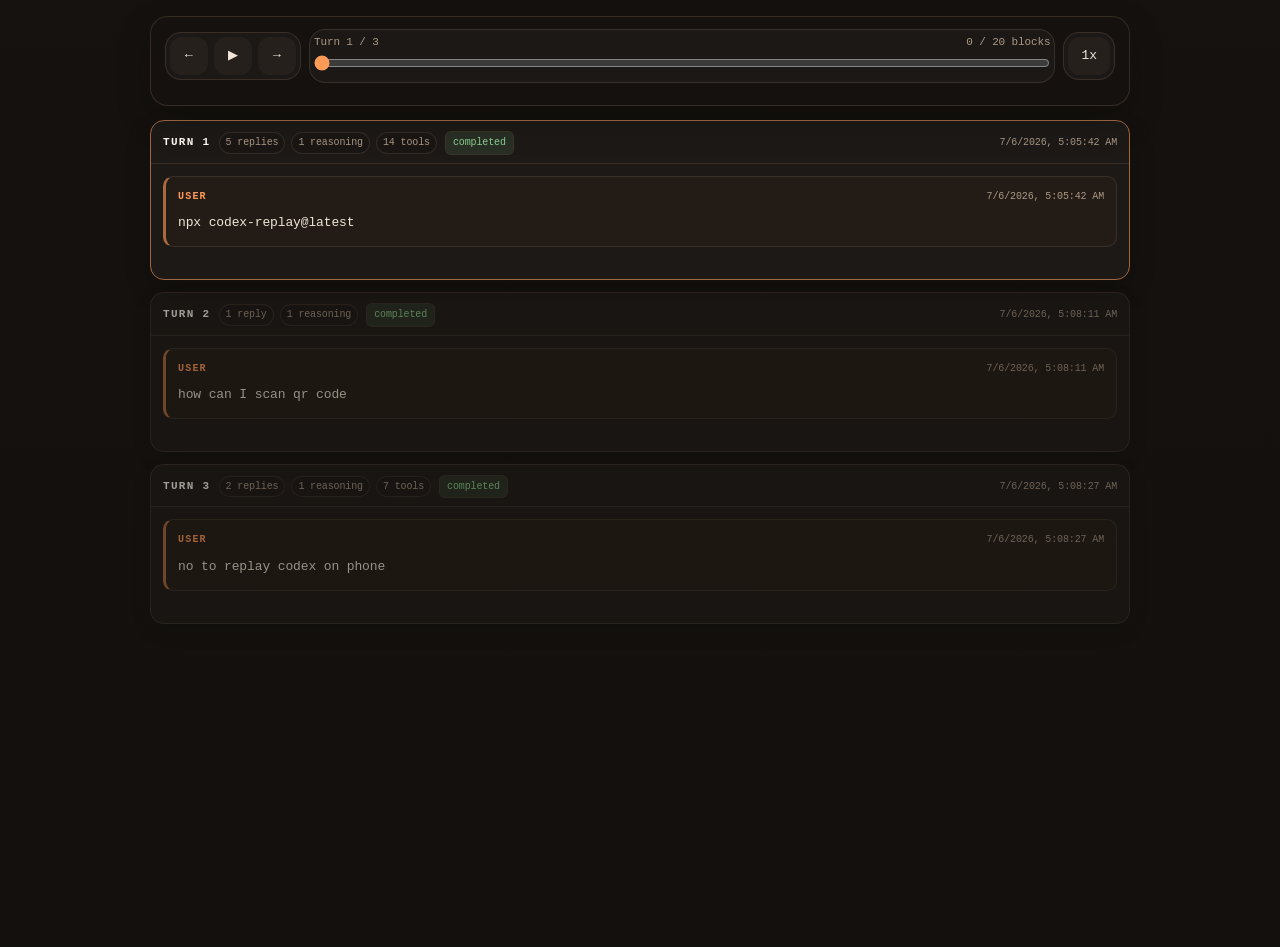
<file: codex-replay-019f35d1-3066-7513-ad03-cf8d7a999a39.html>
<!DOCTYPE html>
<html lang="en">
<head>
<meta charset="UTF-8">
<meta name="viewport" content="width=device-width, initial-scale=1.0">
<title>Codex Replay - Website QBA</title>
<style>
:root {
  --bg: #15120f;
  --bg-surface: #1d1916;
  --bg-elevated: #26211c;
  --bg-hover: #312a23;
  --text: #efe5d8;
  --text-dim: #aa9886;
  --text-bright: #fffaf2;
  --accent: #ff9b54;
  --accent-2: #ffe066;
  --green: #8bd18f;
  --blue: #72c8ff;
  --orange: #ffbc6b;
  --red: #ff7b72;
  --cyan: #8ce7d5;
  --border: #40362d;
  --tool-bg: #1b1612;
  --reasoning-bg: #211a16;
  --history-bg: #181411;
  --user-bg: #231a14;
  --system-bg: #261d17;
} *{box-sizing:border-box;margin:0;padding:0}html{color-scheme:dark}body{min-height:100vh;background:radial-gradient(circle at top left,color-mix(in srgb,var(--accent) 12%,transparent),transparent 35%),radial-gradient(circle at top right,color-mix(in srgb,var(--accent-2) 9%,transparent),transparent 30%),linear-gradient(180deg,var(--bg),color-mix(in srgb,var(--bg) 86%,#000 14%));color:var(--text);font-family:Iosevka,Berkeley Mono,JetBrains Mono,SFMono-Regular,monospace;line-height:1.55}button,input,select{font:inherit}a{color:inherit}.app{width:min(1100px,calc(100vw - 24px));margin:0 auto;padding:24px 0 80px}.topbar{position:sticky;top:0;z-index:10;backdrop-filter:blur(18px);background:color-mix(in srgb,var(--bg) 82%,transparent);border:1px solid color-mix(in srgb,var(--border) 75%,transparent);border-radius:24px;padding:20px 20px 16px;box-shadow:0 24px 60px #00000040;transition:padding .22s ease,border-radius .22s ease,box-shadow .22s ease,background .22s ease}.header-row{display:flex;align-items:flex-start;justify-content:space-between;gap:16px;overflow:hidden;max-height:240px;opacity:1;transform:translateY(0);transition:max-height .24s ease,opacity .18s ease,transform .2s ease,margin-bottom .2s ease}.eyebrow{display:inline-flex;align-items:center;gap:8px;font-size:11px;letter-spacing:.16em;text-transform:uppercase;color:var(--accent-2)}.eyebrow:before{content:"";width:8px;height:8px;border-radius:999px;background:linear-gradient(135deg,var(--accent),var(--accent-2));box-shadow:0 0 16px color-mix(in srgb,var(--accent) 60%,transparent)}.page-title{margin-top:10px;font-size:clamp(26px,4vw,40px);line-height:1.05;color:var(--text-bright);font-weight:700}.subtitle{margin-top:10px;color:var(--text-dim);font-size:13px}.meta-strip{display:flex;flex-wrap:wrap;justify-content:flex-end;gap:8px;max-width:45%}.meta-pill{display:inline-flex;align-items:center;gap:6px;padding:7px 10px;border-radius:999px;background:color-mix(in srgb,var(--bg-elevated) 86%,transparent);border:1px solid color-mix(in srgb,var(--border) 80%,transparent);color:var(--text-dim);font-size:11px;white-space:nowrap}.meta-pill strong{color:var(--text);font-weight:600}.controls{margin-top:18px;display:grid;gap:14px;transition:margin-top .22s ease,gap .22s ease}.control-row{display:flex;flex-wrap:wrap;align-items:center;gap:12px}.control-cluster{display:inline-flex;align-items:center;gap:8px;padding:6px;border-radius:18px;background:color-mix(in srgb,var(--bg-surface) 90%,transparent);border:1px solid color-mix(in srgb,var(--border) 78%,transparent)}.control-btn{appearance:none;border:1px solid transparent;background:color-mix(in srgb,var(--bg-elevated) 88%,transparent);color:var(--text);border-radius:14px;min-width:42px;min-height:42px;padding:0 14px;cursor:pointer;transition:background .2s ease,border-color .2s ease,transform .15s ease}.control-btn:hover{background:var(--bg-hover);border-color:var(--border);transform:translateY(-1px)}.control-btn.active{background:linear-gradient(135deg,color-mix(in srgb,var(--accent) 28%,transparent),color-mix(in srgb,var(--accent-2) 18%,transparent));border-color:color-mix(in srgb,var(--accent) 55%,var(--border))}.progress-wrap{flex:1;min-width:220px}.progress-top{display:flex;justify-content:space-between;gap:12px;font-size:11px;color:var(--text-dim);margin-bottom:6px}.progress-range{width:100%;accent-color:var(--accent)}.toggle-row{display:flex;flex-wrap:wrap;gap:10px;overflow:hidden;max-height:72px;opacity:1;transform:translateY(0);transition:max-height .2s ease,opacity .16s ease,transform .18s ease,margin-top .18s ease}.toggle{display:inline-flex;align-items:center;gap:8px;padding:8px 12px;border-radius:999px;background:color-mix(in srgb,var(--bg-surface) 92%,transparent);border:1px solid color-mix(in srgb,var(--border) 78%,transparent);color:var(--text-dim);font-size:12px}.toggle input{accent-color:var(--accent)}.history-controls{display:none;align-items:center;gap:12px;flex-wrap:wrap}.history-label{color:var(--text-dim);font-size:12px}.history-select{min-width:260px;border-radius:14px;border:1px solid var(--border);background:var(--bg-elevated);color:var(--text);padding:10px 14px}.transcript{margin-top:20px}.history-mode .playback-controls{display:none}.history-mode .history-controls{display:flex}body[data-topbar-state=compact] .topbar{border-radius:18px;padding:12px 14px;box-shadow:0 14px 36px #0003;background:color-mix(in srgb,var(--bg) 88%,transparent)}body[data-topbar-state=compact] .header-row,body[data-topbar-state=compact] .status-banner,body[data-topbar-state=compact] .playback-controls .toggle-row{max-height:0;opacity:0;transform:translateY(-8px);margin-top:0;visibility:hidden;pointer-events:none}body[data-topbar-state=compact] .status-banner{padding-top:0;padding-bottom:0;border-width:0}body[data-topbar-state=compact] .controls{margin-top:0;gap:10px}body[data-topbar-state=compact] .control-row{gap:8px}body[data-topbar-state=compact] .control-cluster{padding:4px;border-radius:16px}body[data-topbar-state=compact] .control-btn{min-width:38px;min-height:38px;border-radius:12px}body[data-topbar-state=compact] .progress-wrap{min-width:180px}body[data-topbar-state=compact] .progress-top{margin-bottom:4px}body[data-topbar-state=compact] .history-controls{gap:8px}body[data-topbar-state=compact] .history-select{min-width:220px}.status-banner{margin-top:16px;padding:12px 14px;border-radius:18px;background:color-mix(in srgb,var(--system-bg) 92%,transparent);border:1px solid color-mix(in srgb,var(--border) 76%,transparent);color:var(--text-dim);font-size:12px;overflow:hidden;max-height:96px;opacity:1;transform:translateY(0);transition:max-height .22s ease,opacity .18s ease,transform .2s ease,margin-top .2s ease,padding-top .2s ease,padding-bottom .2s ease}.empty-state{padding:48px 22px;border-radius:24px;background:color-mix(in srgb,var(--bg-surface) 92%,transparent);border:1px dashed color-mix(in srgb,var(--border) 70%,transparent);text-align:center;color:var(--text-dim)}.turn{margin-bottom:16px}.turn-shell{position:relative;overflow:hidden;border-radius:26px;background:linear-gradient(180deg,color-mix(in srgb,var(--bg-surface) 94%,transparent),color-mix(in srgb,var(--bg-elevated) 96%,transparent));border:1px solid color-mix(in srgb,var(--border) 78%,transparent);box-shadow:0 22px 55px #0000002e;transition:opacity .2s ease,transform .2s ease,border-color .2s ease}.turn-shell:before{content:"";position:absolute;inset:0;pointer-events:none;background:radial-gradient(circle at top right,color-mix(in srgb,var(--accent) 16%,transparent),transparent 26%),linear-gradient(180deg,transparent,color-mix(in srgb,var(--bg) 14%,transparent))}.turn-shell.past{opacity:.82}.turn-shell.future{opacity:.52}.turn-shell.active{border-color:color-mix(in srgb,var(--accent) 50%,var(--border));transform:translateY(-1px)}.turn-head{position:relative;display:flex;flex-wrap:wrap;align-items:center;gap:10px;padding:18px 20px 14px}.turn-title{font-size:12px;font-weight:700;letter-spacing:.08em;text-transform:uppercase;color:var(--text-bright)}.turn-time{margin-left:auto;color:var(--text-dim);font-size:11px}.turn-badge{display:inline-flex;align-items:center;gap:6px;padding:5px 10px;border-radius:999px;font-size:11px;border:1px solid transparent}.turn-badge.completed{background:color-mix(in srgb,var(--green) 18%,transparent);color:var(--green)}.turn-badge.aborted{background:color-mix(in srgb,var(--red) 18%,transparent);color:var(--red)}.turn-badge.history{background:color-mix(in srgb,var(--blue) 18%,transparent);color:var(--blue)}.turn-bookmark{background:color-mix(in srgb,var(--accent-2) 18%,transparent);color:var(--accent-2);border-color:color-mix(in srgb,var(--accent-2) 34%,transparent)}.turn-source{background:color-mix(in srgb,var(--blue) 16%,transparent);color:var(--blue);border-color:color-mix(in srgb,var(--blue) 34%,transparent)}.turn-source-root{background:color-mix(in srgb,var(--accent) 18%,transparent);color:var(--accent);border-color:color-mix(in srgb,var(--accent) 34%,transparent)}.turn-source-role{background:color-mix(in srgb,var(--text-dim) 16%,transparent);color:var(--text-dim);border-color:color-mix(in srgb,var(--text-dim) 28%,transparent)}.turn-body{position:relative;padding:0 20px 20px}.user-card,.history-entry,.block-card,.system-card{position:relative;border-radius:20px;border:1px solid color-mix(in srgb,var(--border) 74%,transparent);padding:16px}.user-card{background:linear-gradient(180deg,color-mix(in srgb,var(--user-bg) 95%,transparent),color-mix(in srgb,var(--bg-surface) 98%,transparent))}.user-head,.block-head{display:flex;align-items:center;justify-content:space-between;gap:12px;margin-bottom:10px}.role-label{font-size:11px;font-weight:700;letter-spacing:.08em;text-transform:uppercase;color:var(--accent)}.role-label.assistant{color:var(--accent-2)}.role-label.history{color:var(--blue)}.timestamp-label{color:var(--text-dim);font-size:11px}.attachment-row{display:flex;flex-wrap:wrap;gap:8px;margin-top:12px}.attachment-pill{display:inline-flex;align-items:center;gap:6px;padding:6px 10px;border-radius:999px;font-size:11px;color:var(--text);background:color-mix(in srgb,var(--bg) 18%,transparent);border:1px solid color-mix(in srgb,var(--border) 70%,transparent)}.blocks{display:grid;gap:12px;margin-top:12px}.block-wrapper.hidden-step,.block-wrapper.hidden-by-filter{display:none}.block-card{background:color-mix(in srgb,var(--bg-elevated) 94%,transparent)}.block-card.assistant-message{background:linear-gradient(180deg,color-mix(in srgb,var(--bg-elevated) 96%,transparent),color-mix(in srgb,var(--bg-surface) 92%,transparent))}.block-card.reasoning{background:linear-gradient(180deg,color-mix(in srgb,var(--reasoning-bg) 94%,transparent),color-mix(in srgb,var(--bg-elevated) 96%,transparent))}.block-card.tool{background:linear-gradient(180deg,color-mix(in srgb,var(--tool-bg) 96%,transparent),color-mix(in srgb,var(--bg-elevated) 96%,transparent))}.phase-badge,.kind-badge,.status-chip{display:inline-flex;align-items:center;gap:6px;padding:5px 10px;border-radius:999px;font-size:11px;border:1px solid color-mix(in srgb,var(--border) 70%,transparent)}.phase-badge{color:var(--accent-2);background:color-mix(in srgb,var(--accent-2) 12%,transparent)}.kind-badge{color:var(--cyan);background:color-mix(in srgb,var(--cyan) 12%,transparent)}.status-chip{color:var(--text-dim);background:color-mix(in srgb,var(--bg) 16%,transparent)}.status-chip.ok{color:var(--green)}.status-chip.warn{color:var(--orange)}.status-chip.error{color:var(--red)}.status-chip.locked{color:var(--accent-2);background:color-mix(in srgb,var(--accent-2) 12%,transparent)}details.block-card summary{list-style:none;cursor:pointer}details.block-card summary::-webkit-details-marker{display:none}.summary-row{display:flex;align-items:center;justify-content:space-between;gap:12px}.summary-title{display:inline-flex;align-items:center;gap:8px;color:var(--text-bright);font-size:13px;font-weight:600}.summary-hint{color:var(--text-dim);font-size:12px}.block-body{margin-top:12px}.panel-grid{display:grid;gap:10px}.panel{border-radius:16px;background:color-mix(in srgb,var(--bg) 22%,transparent);border:1px solid color-mix(in srgb,var(--border) 62%,transparent);padding:12px}.panel-label{color:var(--text-dim);font-size:10px;letter-spacing:.08em;text-transform:uppercase;margin-bottom:8px}.json-pre,.markdown pre{white-space:pre-wrap;word-break:break-word;overflow-wrap:anywhere;background:color-mix(in srgb,var(--bg) 28%,transparent);border-radius:14px;border:1px solid color-mix(in srgb,var(--border) 58%,transparent);padding:12px;color:var(--text)}.markdown{color:var(--text);font-size:13px}.markdown p+p,.markdown ul+p,.markdown ol+p,.markdown pre+p{margin-top:10px}.markdown ul,.markdown ol{padding-left:20px;margin:10px 0}.markdown li+li{margin-top:4px}.markdown code{background:color-mix(in srgb,var(--bg) 20%,transparent);border-radius:8px;padding:2px 6px}.markdown strong{color:var(--text-bright)}.system-card{background:color-mix(in srgb,var(--system-bg) 94%,transparent);color:var(--text-dim)}.history-session{margin-bottom:20px;padding:18px;border-radius:26px;background:linear-gradient(180deg,color-mix(in srgb,var(--history-bg) 96%,transparent),color-mix(in srgb,var(--bg-elevated) 96%,transparent));border:1px solid color-mix(in srgb,var(--border) 76%,transparent);box-shadow:0 18px 48px #00000029}.history-session-head{display:flex;flex-wrap:wrap;align-items:center;justify-content:space-between;gap:12px;margin-bottom:14px}.history-session-title{color:var(--text-bright);font-weight:700;font-size:15px}.history-list{display:grid;gap:10px}body{background:linear-gradient(180deg,color-mix(in srgb,var(--bg) 97%,#000 3%),color-mix(in srgb,var(--bg) 90%,#000 10%)),linear-gradient(90deg,color-mix(in srgb,var(--accent) 3%,transparent),transparent 22%,color-mix(in srgb,var(--accent-2) 3%,transparent));font-size:13px;letter-spacing:-.01em}.app{width:min(980px,calc(100vw - 20px));padding:16px 0 72px}.topbar{top:8px;border-radius:16px;padding:14px 16px 12px;box-shadow:0 12px 30px #0000002e;background:color-mix(in srgb,var(--bg) 90%,transparent)}.header-row{gap:12px;max-height:220px}.eyebrow{font-size:10px;letter-spacing:.18em;color:var(--accent)}.eyebrow:before{width:6px;height:6px;background:var(--accent);box-shadow:none}.page-title{margin-top:8px;font-size:clamp(22px,3vw,30px);line-height:1.08;letter-spacing:-.03em}.subtitle{margin-top:8px;max-width:56ch;font-size:12px}.meta-strip{gap:6px;max-width:50%}.meta-pill{padding:5px 8px;border-radius:6px;background:color-mix(in srgb,var(--bg-surface) 94%,transparent);font-size:10px}.controls{margin-top:14px;gap:10px}.control-row{gap:10px}.control-cluster{gap:6px;padding:4px;border-radius:10px;background:color-mix(in srgb,var(--bg-surface) 96%,transparent)}.control-btn{min-width:36px;min-height:36px;padding:0 12px;border-radius:8px;background:color-mix(in srgb,var(--bg-elevated) 94%,transparent)}.control-btn:hover{transform:none}.control-btn.active{background:color-mix(in srgb,var(--accent) 16%,var(--bg-elevated))}.progress-top,.history-label,.toggle{font-size:11px}.toggle{gap:6px;padding:6px 9px;border-radius:6px}.history-select{min-width:240px;border-radius:8px;padding:8px 10px}.status-banner{margin-top:12px;padding:10px 12px;border-radius:10px;font-size:11px}.transcript{margin-top:14px;padding-bottom:240px}.empty-state{padding:32px 18px;border-radius:14px}.turn{margin-bottom:12px}.turn-shell{border-radius:14px;background:color-mix(in srgb,var(--bg-surface) 96%,transparent);box-shadow:0 8px 22px #00000026}.turn-shell:before{display:none}.turn-shell.past{opacity:.92}.turn-shell.future{opacity:.6}.turn-shell.active{transform:none;box-shadow:0 12px 26px #0000002e}.turn-head{gap:6px 8px;padding:10px 12px 8px;border-bottom:1px solid color-mix(in srgb,var(--border) 66%,transparent)}.turn-title{font-size:11px;letter-spacing:.12em}.turn-time{font-size:10px}.turn-badge{padding:3px 7px;border-radius:6px;font-size:10px;border-color:color-mix(in srgb,var(--border) 72%,transparent);background:color-mix(in srgb,var(--bg) 22%,transparent)}.turn-badge.completed{background:color-mix(in srgb,var(--green) 12%,transparent)}.turn-badge.aborted{background:color-mix(in srgb,var(--red) 12%,transparent)}.turn-badge.history{background:color-mix(in srgb,var(--blue) 12%,transparent)}.turn-source{background:color-mix(in srgb,var(--blue) 10%,transparent)}.turn-source-root{background:color-mix(in srgb,var(--accent) 10%,transparent)}.turn-body{display:grid;gap:10px;padding:12px}.user-card,.history-entry,.block-card,.system-card{border-radius:10px;padding:12px;background:color-mix(in srgb,var(--bg-elevated) 96%,transparent)}.user-card{background:color-mix(in srgb,var(--user-bg) 86%,var(--bg-elevated));border-left:3px solid color-mix(in srgb,var(--accent) 62%,transparent)}.history-entry{background:color-mix(in srgb,var(--history-bg) 84%,var(--bg-elevated))}.user-head,.block-head{gap:8px;margin-bottom:8px}.role-label{font-size:10px;letter-spacing:.12em}.timestamp-label{font-size:10px}.attachment-row{gap:6px;margin-top:10px}.attachment-pill{padding:4px 8px;border-radius:6px;font-size:10px}.blocks{gap:8px;margin-top:10px}.block-card{background:color-mix(in srgb,var(--bg-elevated) 96%,transparent)}.block-card.assistant-message{background:color-mix(in srgb,var(--bg-surface) 97%,transparent);border-left:3px solid color-mix(in srgb,var(--accent-2) 56%,transparent)}.block-card.reasoning{background:color-mix(in srgb,var(--reasoning-bg) 90%,var(--bg-elevated));border-left:2px solid color-mix(in srgb,var(--text-dim) 42%,transparent)}.block-card.tool{background:color-mix(in srgb,var(--tool-bg) 92%,var(--bg-elevated));border-left:2px solid color-mix(in srgb,var(--blue) 42%,transparent)}.system-card{background:color-mix(in srgb,var(--system-bg) 88%,var(--bg-elevated));border-left:2px solid color-mix(in srgb,var(--orange) 40%,transparent)}.assistant-meta{display:flex;flex-wrap:wrap;align-items:center;gap:6px;margin-bottom:10px}.assistant-meta .role-label{margin-bottom:0}.assistant-body{color:var(--text)}.phase-badge,.kind-badge,.status-chip,.meta-chip{display:inline-flex;align-items:center;gap:6px;padding:3px 7px;border-radius:999px;font-size:10px;line-height:1.3}.meta-chip{border:1px solid color-mix(in srgb,var(--border) 72%,transparent);color:var(--text-dim);background:color-mix(in srgb,var(--bg) 22%,transparent)}.meta-chip.source{color:var(--blue);background:color-mix(in srgb,var(--blue) 9%,transparent);border-color:color-mix(in srgb,var(--blue) 28%,transparent)}.meta-chip.source-root{color:var(--accent);background:color-mix(in srgb,var(--accent) 10%,transparent);border-color:color-mix(in srgb,var(--accent) 28%,transparent)}.meta-chip.source-role{color:var(--text)}details.block-card summary{padding:0}.summary-row{align-items:flex-start;gap:8px}.summary-title{font-size:12px;gap:6px}.summary-meta{display:flex;flex-wrap:wrap;justify-content:flex-end;gap:6px}.summary-hint{padding-top:3px;font-size:10px;line-height:1.4}.block-body{margin-top:10px}.panel-grid{gap:8px}.panel{border-radius:8px;padding:10px}.locked-panel{background:color-mix(in srgb,var(--bg) 28%,transparent)}.panel-label{margin-bottom:6px;font-size:9px;letter-spacing:.12em}.json-pre,.markdown pre{border-radius:8px;padding:10px;background:color-mix(in srgb,var(--bg) 40%,transparent)}.markdown{font-size:13px;line-height:1.65}.markdown h3,.markdown h4,.markdown h5,.markdown h6{color:var(--text-bright);line-height:1.35;margin:.8em 0 .3em}.markdown h3{font-size:1.08em}.markdown h4{font-size:1em}.markdown ul,.markdown ol{padding-left:18px}.markdown li+li{margin-top:3px}.markdown code{padding:1px 5px;border-radius:5px}.history-session{margin-bottom:14px;padding:12px;border-radius:12px;background:color-mix(in srgb,var(--history-bg) 88%,var(--bg-elevated));box-shadow:0 8px 20px #0000001f}.history-session-head{gap:8px;margin-bottom:10px}.history-session-title{font-size:13px}.turn-head-main{display:flex;flex-wrap:wrap;align-items:center;gap:6px 8px}.turn-metrics{display:flex;flex-wrap:wrap;gap:6px}.turn-metric{display:inline-flex;align-items:center;gap:4px;padding:2px 6px;border-radius:999px;border:1px solid color-mix(in srgb,var(--border) 68%,transparent);background:color-mix(in srgb,var(--bg) 16%,transparent);color:var(--text-dim);font-size:10px;white-space:nowrap}.block-collapsible{transition:border-color .18s ease,background .18s ease,box-shadow .18s ease}.block-collapsible summary{cursor:pointer;user-select:none}.block-summary{display:block}.summary-row{align-items:stretch;justify-content:space-between}.summary-main{min-width:0;flex:1;display:flex;align-items:flex-start;gap:8px}.summary-copy{min-width:0;flex:1}.summary-heading{display:flex;align-items:center;gap:6px}.summary-preview{margin-top:4px;color:var(--text-dim);font-size:11px;line-height:1.5;white-space:nowrap;overflow:hidden;text-overflow:ellipsis}.summary-chevron{margin-top:2px;color:var(--text-dim);font-size:10px;line-height:1;transition:transform .18s ease,color .18s ease}.block-collapsible[open]{border-color:color-mix(in srgb,var(--accent) 26%,var(--border));background:color-mix(in srgb,var(--bg-surface) 98%,transparent);box-shadow:inset 0 0 0 1px color-mix(in srgb,var(--accent) 8%,transparent)}.block-collapsible[open] .summary-chevron{transform:rotate(90deg);color:var(--text)}.block-collapsible[open] .summary-preview{color:color-mix(in srgb,var(--text-dim) 82%,var(--text))}.block-collapsible[open] .block-body{border-top:1px solid color-mix(in srgb,var(--border) 58%,transparent);padding-top:10px}.summary-meta{align-items:flex-start}.summary-meta .summary-hint{padding:3px 7px;border-radius:999px;border:1px solid color-mix(in srgb,var(--border) 68%,transparent);background:color-mix(in srgb,var(--bg) 18%,transparent)}.content-collapse{position:relative}.content-collapse-body{min-width:0}.content-collapse.is-collapsed .content-collapse-body{max-height:13.8em;overflow:hidden}.content-collapse-fade{display:none}.content-collapse.is-collapsed .content-collapse-fade{display:block;position:absolute;left:0;right:0;bottom:28px;height:3.6em;pointer-events:none;background:linear-gradient(180deg,transparent,color-mix(in srgb,var(--bg-surface) 96%,transparent))}.user-card .content-collapse.is-collapsed .content-collapse-fade{background:linear-gradient(180deg,transparent,color-mix(in srgb,var(--user-bg) 82%,var(--bg-elevated)))}.history-entry .content-collapse.is-collapsed .content-collapse-fade{background:linear-gradient(180deg,transparent,color-mix(in srgb,var(--history-bg) 82%,var(--bg-elevated)))}.system-card .content-collapse.is-collapsed .content-collapse-fade,.panel .content-collapse.is-collapsed .content-collapse-fade{background:linear-gradient(180deg,transparent,color-mix(in srgb,var(--bg-elevated) 96%,transparent))}.collapse-toggle{margin-top:8px;padding:0;border:0;background:transparent;color:var(--accent);font:inherit;font-size:11px;cursor:pointer}.collapse-toggle:hover{text-decoration:underline}.assistant-message .content-collapse.is-collapsed .content-collapse-body{max-height:14.8em}.assistant-message .assistant-body{color:var(--text)}.assistant-message .assistant-body p:first-child{margin-top:0}.assistant-message .assistant-body p:last-child{margin-bottom:0}.locked-summary{color:var(--text)}.locked-note{margin-top:10px;padding:10px;border-radius:8px;border:1px solid color-mix(in srgb,var(--border) 62%,transparent);background:color-mix(in srgb,var(--bg) 22%,transparent);color:var(--text-dim);font-size:11px;line-height:1.55}.locked-note strong{color:var(--text-bright)}.system-card summary .role-label,.block-collapsible summary .summary-title{margin-bottom:0}.history-entry .markdown,.user-card .markdown,.assistant-body.markdown{line-height:1.68}.hidden{display:none!important}@media(max-width:760px){.app{width:min(100vw - 16px,1100px);padding-top:16px}.topbar{border-radius:20px;padding:16px}.header-row{flex-direction:column}.meta-strip{max-width:100%;justify-content:flex-start}.turn-head,.turn-body{padding-left:16px;padding-right:16px}.turn-time{margin-left:0}.turn-head-main,.turn-metrics,.summary-meta{width:100%}.summary-row{flex-direction:column}.summary-preview{white-space:normal}body[data-topbar-state=compact] .topbar{padding:10px 12px;border-radius:16px}body[data-topbar-state=compact] .progress-wrap{min-width:100%}body[data-topbar-state=compact] .history-select{min-width:min(220px,100%)}}
</style>
</head>
<body data-topbar-state="expanded">
<div class="app">
  <header class="topbar">
    <div class="header-row">
      <div>
        <div class="eyebrow" id="eyebrow">Replay</div>
        <h1 class="page-title" id="page-title">Codex Replay - Website QBA</h1>
        <p class="subtitle" id="subtitle">Interactive Codex playback</p>
      </div>
      <div class="meta-strip" id="meta-strip"></div>
    </div>

    <div class="controls playback-controls" id="playback-controls">
      <div class="control-row">
        <div class="control-cluster">
          <button class="control-btn" id="btn-prev" title="Previous">&#8592;</button>
          <button class="control-btn" id="btn-play" title="Play">&#9654;</button>
          <button class="control-btn" id="btn-next" title="Next">&#8594;</button>
        </div>

        <div class="control-cluster progress-wrap">
          <div style="width:100%">
            <div class="progress-top">
              <span id="progress-label">Turn 1 / 1</span>
              <span id="progress-detail">0 / 0 blocks</span>
            </div>
            <input class="progress-range" id="progress-range" type="range" min="1" max="1" value="1">
          </div>
        </div>

        <div class="control-cluster">
          <button class="control-btn" id="speed-btn">1x</button>
        </div>
      </div>

      <div class="toggle-row">
        <label class="toggle"><input type="checkbox" id="toggle-reasoning" checked> Reasoning</label>
        <label class="toggle"><input type="checkbox" id="toggle-tools" checked> Tools</label>
        <label class="toggle"><input type="checkbox" id="toggle-system" checked> System</label>
      </div>
    </div>

    <div class="controls history-controls" id="history-controls">
      <span class="history-label">Session</span>
      <select class="history-select" id="session-filter"></select>
    </div>

    <div class="status-banner hidden" id="status-banner"></div>
  </header>

  <main class="transcript" id="transcript">Loading...</main>
</div>

<script>
(async function(){"use strict";async function V(t){if(t.startsWith("[")||t.startsWith("{"))return JSON.parse(t);if(typeof DecompressionStream>"u")throw new Error("This replay uses compressed data, but your browser does not support DecompressionStream.");const e=Uint8Array.from(atob(t),function(i){return i.charCodeAt(0)}),s=new DecompressionStream("deflate"),a=s.writable.getWriter(),r=new Response(s.readable).text();return await a.write(e),await a.close(),JSON.parse(await r)}const c=await V("eJztPWtz2ziSf6WLU7uTzEoU36S4Nbfr2E7sPGzHsieZiXIKREIWYxJgANC28riaT/f9ru7L/[base64]/tRYdEmZi0ZFGN6QnWgYfsPwGhVB62P9Mq264datZn0V2unvOSWp9qWmiYIRroVvPmkJifGFFprlval58GyvV/ddZNeRY+F6FFjIbUZNZMbBDeeuGvctXi1pmaIuTrVQy1BCLp/NoHDCO4xSoYU9lHJc0wqOWUfgCzm/JL8ARe06w3mKBv9MkcBcMiwSAkV9xVKSb5MMnWBJr7c1LaURSjuXd77UtG5Ko9OSnKcJkUNiGHFKEnIi+1ZkGWKDCmnZubyP+Kin45wSoTQdYyeRZJgLlOWzuNFxdN+yJTcyzHNKOO6Mta+oIJAouBZqmERskAsca19qo24izhMuEBGdDHOOTqREVrTZ/eP3f6UpsIKA6CMBifzGkDP6HkcCejSNMQNEYmA4p0zAuWolZIu4iDDXtdEwtYhmkpaIDbRbDNfVbctabbjy19g4o4ILmnUEpak2k/gavsCRNtaf8upD1EJZunnx5CRLd083dj4eU3a449jasq56uheY87o6s31gNGX7hOSFUBQjXACDnwGdo0SA7DrXZS87kpiIxA8+tQlAlMUhtOdxcluryUbnlJ3GCZMNl2rN6pVBgtNYdbqT8RBMwzDU/[base64]/eAcJJ3/8/i8prlygNMUx0FJw+YALnIFccHSQwp1B1MfRaUJO1HOU53/8/i8O3YLE8rU9GmP9PZcKQFGbU9iFCBFgWLABnCeiTwsBUR+REwljQAs21A7rF/2m7trenYo+ffrUfXL8KkM76QF+urv/7ML6+Kjfe71U9Jt60zdWF33X0A3TWC76Sro7KM87nZSiuCNlmucowp0Y55jEmEQJ5g8+3Y3kGTeQvLb2athnGO8zIIYBnaEkRd0UQ48yEP2Eg1poIcb8VNAcSktLl5LSJj/88ANcAtsaA9Zuk2OOJUdzPOJlyfRcAeZ9jAWvAU+TGPMaxEMVWIODrce8BuW6XgPKoMvoOZdrXCFohkRCSdhukzo8UlChsitDeGd5umcbummZtvtONXmSCJBsVQg5pBDeTRp4KOrjRqWuS/Hi1c+cJdJWGN5ujNOp0U1I4yQRJYqhfK4fDaExVrjkxSSyHEWnkj5rRSX/dDIaFynmJbqc5NlXop8EXSI5GIg+JV8BTa4Al9jUpT2BcN00LHFU84REcoahmxDEkvWh6CbkXVtbYXm6qbLtRkbcf0a39ln2JD949pS+3379DB0fLFO2rq17tnMNZWvrvnkbOyvlUE8RrFXO4K9/hXXCHbL5nRh/lmEY35O5Z8bNuIcXm3uG4ZueN2XuGfONPd+ZtPYEFSgFy7a8IGi3SczOL1hd/vsn2CCJD8AF6vVg+Gl68LRIAUwwrdDxQJ96y5n1lmkFU2/J1+pjr5mTr5lm07Rtx51CJtlw8YuWbY2/4q+ZTVe1fW+qXAqMjn/7kP3yaPfFS2qQI5Ybx8fBkw9LlYuvW6Z/DeUS6I7h3UK5rJWsEKf//1xCU7fWoCMsyzGb/lwdYUod0Qy8piu9vMtIlnT7LM9doCis5qSiePNq43DvLTzZPoK+EDkPGw2GTxIu2EAnefae65SdNMYnETBjlMGD7b39o8f7x3tbD3V4lcg4jfLKEgLmyDTXwVK3pYmd4p7Qr+No3ljYXn5MkkfcOfJb28fN/g7fJL3+0/OtxcLmhYahB7a7qrCp9k3XWS5s5ywRuMNFnJAHny7nKoRyqqT/yriUgna7MAwVCJjJ6LO4XD74flY+rxsY2Fqy8pmWbwTTgY75DG1O8vO/b946inHUv3TbWEEIZkpV8Rp0CwExPSfS+5UBh3fjcvEOCMYxB4KFbA4oijDnw0AHwx8KzEUZ6kACcsyyRLECEHpek94igSrgmaKCRH1I1h3E8ELD0l13bmTgqwQxMnpwesZ/OXy/iU723NOMvwy2/[base64]/KSRzTH6p78I1OV8rt8JFgSiY4M03UYPkvw+SXUqajFutJCPt3Y2fv15CPpP4u3ou3eltt733OXGjmOrQf23AzW1faurQeOee9R3NqjWKhV/P87Pf106+nF/i97nhU3j2iEt84MH3H29GgZI7mu7s03JWa0D3TXt+coF38l5eKsS7lYenMN1qyNmoaxwJqdsmEt151vxTqmP+WXbR9sH754C+orBJpjpuL/KnGn9JsQOK5BJhkefhxn9+dJlyE2aGxKYeNKbhpxetF4c7i9tbF5tL319sfKDVN/5fPwq+KRoSIkYL+rEnMKUmtAIngg4z5hj4em7TRDy3s40TxiGAm8lV5sllpFodlKGDyQKjpsNL5O+L+hq4HIP/80Td3XjcnH5TATLtSVnr3noeW4nueHwWT/e0nV52+zw64T2sbDWRPUR9L3YXYAbxCXGvftNzkCV2Y6/ckR5Iwqp6v6PkqiU75B4kMsBybNgYrnEiIwIyhtVA0bAvHTzocCF5iHpuGE7iRcxCW/fmtEsA3HMd3QbM7oqyxKcr69ebMNxw7sK5xX9pkV5EAu8t9irz3X+26YwnOaoT070jZlfS6Jggz91CoKIuN4MQgKanxAC8GTGJc1WcOVAkZFAZeRjzhhUvzICSSCg8BZTuXCUYFJiKDwriGy/F1VyyXYICEnfwdCL2u9khRzFWCR+LsYUCoww/GaIyR+aJi6ac11P79KhMTPcpY8ipt0sNN8/uHYZY/S42xgRIstMF9GSHx35XilHxqBblkrxCvnmvKYnMHrrSedzY3Nne3Ozv6L7Z/ltE1Eh+vlpB7sHbyY10IZ8ut1C+p1LijDdWmjXEWonn3HrsPNDV3nRl70tKEbuaYbx4vCtk3Ldr1rhW3tK/bu4eH+4Vs4JqeEnhOguap2gR9HE1sZk1tJLAu9IMOIyKcMo+zHf4CsuJE+d70eUdJLTvSiBPTzGUoL5bVLxdGjLMKACBQTaKq0xGPKoI/TvCYVXliWgMjfknXuInGx1z9NOX/efLJ5RiLHYfv+oOV/PG8tUwSmpTvOyj69L0Nszea3oghUg9bR/uF2Z2v3cEarUnrvwwjfhi4IkOk6xsLEpGU7TcOxphOTrhMYzQV5nKkKhgNGTxjmPASGOU3PcAxmDRguOI7BqI3yMOUvFKuLu5DS/o614w0S/tumE7169Cs93PQNnGwdL5XSYJguXFFKA73prxB5m5teLAk+ll68Rl7RubO84k3KOKeZ0sfdbm9JAbVhuKblXqeA2rSsSZZU+Vmz+8Zsbo4uN5w5TGkOmzjO1qj1o5kg3DkgnMUgNg5GZXx/C4Z3jWelDPyt+pS/ZgjTXKTTwjSrx8Gcl72FPXbsSRAlHnd4z7Vnj/Jq3+ehH8EM5G2CyxHMWZpmBawa5TYgKzabdh1FkTfljckFZBxSCGlCMDhmqIo4Q1XJFF4W19+FPuodoLNk5/VZET8+tXP08WW3O2huqZ1tC/WLZeu2ew2rwQp0w/BvaTUcbBzt/LzW0sVwXZZB2Cg4Ky9kReS9ffPd2TfeOuwbL46t+cWZ0r4xA8txr9o3nmOaC+wb1/Vnryb/sNx0eG09HV7tjBRgtiknElrVZkwwGx7c6jNCZmWTKt7KHicyrBLCA5SmD+EzvEBCxvZD8G6GdAGqZ3jAQzjOG7J6AjJ6huEzHKATfJw35Je6/b7IcvgMR4McK/dNdQ8+w7aM38pkBYHP0AKuy8LTuajqa/7MReVnl7P2bzAmRfBmuG+WknTwFi6VqyxnVWnZa5GyuvQX4P8MB4xmuQhBRvJ6Ev25CsFxFbArmUptZIV+InXQAM77lONhpRIgFTFXvjaapu9K+A1QW3zhM1yYUI0fPqvIdIX4M1T7bq26axm3H7+ZwTWoLvdS34KBYUTgOTsfrycqi1Fdg5ZqD/[base64]/r3vG6vauKlPGMfBClTr3ijQdqBRewiFOuGws2cGrOGFIO12xi0rBSwY4wyCHixkwLHmUKyqMJ/Z6ypxGhJ9jdovUnu3opnud1N5ski3bfG3pgen+pihbHWxizTjYxK6joBvVfbtp1rtBIK88B5kx7qIe+jMcbNKn52qv/i5w+fWBQXXczndwrkmgqsmtubnVW55rckRLmiB4eaioEraJ3Dr700/JQZ8SHP70E+xLTbCJMswQ/PGf/[base64]/3uwEO7D+DMiBUuu/V7ge1mEgmUvzzvWgEW6W2vpJG2Oj/8fv/nFAp4PpwF5ASHXVsSmWlVvRTR6RUNsLfy81EvE+LVD4/wygt63EkaevlFiQlwlKcKslac82MIk1wxzUz9FX8wjA2vdb7Vor4R+OoSVpHrvl+mUDatt60V65aDpTN4K9wNMrcJFwZFRzf48euk4dz7ywPt45dqw7ybLu3IA9nWrbhmYE/nYdbsGHVbM4OmxojA/cfltsfvystbLXkZYgUKE0HpX8cNhqm5euGbuhm6Jm+ZzeQZ2DHts0eRl7kucjsOt27SNm0er2Dw2Pr/ORJ3yHN16/IfhG97/3qLeNex9QNc+W9Uaq95d0mZSNrmGcUVE3mz6AuD7eBH39akiz7EeqSl6AHMotB7iYb8b0dDtE0XSNCS7fIOm5zdRGarrX6ignRry46zdf0/ZnY/dAye+jRy8f8l/giOOu5S4olA3lyn2esXH2h2vu+9Q1mOyeSlF9xJqFel7Vvf+qU4XpWPdvGqNtdVn3iWVfKIxeIrONM1Z4cS4MxnNxG/Eb1rjxR9S28KWsZ+dvxzT2blJxhJqoIzDC6mNITLg3C/[base64]/FiewzDrpxv6FWxYrnbFD6PhYyHQdZLmLLJOFS53/xo98V262jjxcGIGvK84VIgqsDig93WPgSeYY69K+jVNwG2Sbz0TZ7Lsv1pau2SRCQoBUkWRbGy2WXfTX2cIITWR27eJZAduf/g8n7pGkJ3ABWUifeVwp7shHpfxYYXv1qdXHnl1eo+oSKJ8CIYIhEphqPt10fjMGSeG8pH9AwzlsR4asQxiibD9VsJV0cUchwxLKBsITk/IVCpi0ukfZzhaR6CR0WSinp5lm42LoWRjFCwOsq6mD2cglJXEjsmzZul7JQwpIauZHo4Dj58cwySOhJBxRPGO/Vc3eiV4R4GlW/MxzomF5wxMCM/egLWJZjR81mwNqdEOUPsVBWO74UKgqoUrz4bcQwIZOZMtZIRsoIR2IMHDOcYqRP7xkANG/[base64]/chdtnN1/uHWQvTr2941b83DmOnjxPXzcPs6W2a1P3Vq/UU+19d4WgxVzbNSpYCvVdJR4X9XLL9LV86HvPbsaRXq7lBvMr5yvPzjU9f8pMXFSibEyZiQB/gSN19h/Iy0Mc4URWzP4FXvcwiwE2zjCTq05LrbYAR3KAY9/VxWbB5H8uUG12XPjZUkffwHFefo/Qt/Iq1fwc9wSUCEujURYTyI8x+nPlcuyrXg/VvxkXqsFXAEikAITwwH8Ij1GSVpseKSFyK6KgMJIBUMfOK0EA1JMGkAGSbzdlPJb8KMZf4pid4bUcs622ZlZJYhTHSuMnHN6NuvWuJs/KRlWCJkJEFiQzjNShUlAe/y2jwQmHE0zkjn+pS6szhqWqGsw8n1smnwkwWggclplpebdyRhAvTXsJXQ1VopLWQJkrKk9SfpX88ft/PU7KpRCpLJg6hGU4jLWHpt1AN727PbB/19n+mBjnp479/lGw3Ys3fvNePS92lxx81FQ7T4OVg3tNeZaX7a9w4NWfOUIhvaw7WWzs7/s0yaBr4sWbtozAtpyrp0lagela90XNq6K6L2q+L2q+L2peFdV9UfN9UfN9UfN6tfV9UfOtR3Vf1PznKWq+cX1R/ry3eSzY4Ucno+4Rb128arX8AV3qxLm6aaxcX6TaO557i/qi0kCfOkPc7L55NKPKyHJnFxnZd1Zk5KzBmcGBaXnNBXE0yzUDw2mqExX/T5wZ696Z+VadmesZ09d2Yb4HW/D6jsk6vMFr+yXX8ga/grOybm/wuh7MLb3Be2fm3pm5d2auM6p5zozSXN+9M7MeDbmSM7Ouz1d3Zqr/tPxP78yY50/2et7T4Oj8sPUh3Xu6ff7ykf/ro+4yZ8Y0dNOY+19Il4jX5La0rrMpYjV/ZRYtb7SJy/J1x7N/K9+uuEvtRfpfZPvkBQ=="),P=await V("eJyLjgUAARUAuQ=="),pt="User",ft="Codex",j=[.5,1,2,3,5],Vt=24,vt=96,gt=8,z=260;for(var L=document.body,J=document.querySelector(".topbar"),y=document.getElementById("transcript"),ht=document.getElementById("meta-strip"),W=document.getElementById("subtitle"),G=document.getElementById("eyebrow"),B=document.getElementById("status-banner"),zt=document.getElementById("playback-controls"),Jt=document.getElementById("history-controls"),H=document.getElementById("session-filter"),yt=document.getElementById("btn-prev"),T=document.getElementById("btn-play"),_t=document.getElementById("btn-next"),X=document.getElementById("speed-btn"),S=document.getElementById("progress-range"),Z=document.getElementById("progress-label"),Q=document.getElementById("progress-detail"),I=document.getElementById("toggle-reasoning"),Y=document.getElementById("toggle-tools"),O=document.getElementById("toggle-system"),tt=new Map,C=0;C<P.length;C+=1)tt.set(P[C].turn,P[C].label);var n={currentTurn:1,currentBlockCount:0,playing:!1,timer:null,speed:1,sessionFilter:"all",topbarState:L.getAttribute("data-topbar-state")||"expanded",scrollDirection:"up",lastScrollY:window.scrollY||window.pageYOffset||0,lastDirectionY:window.scrollY||window.pageYOffset||0,scrollTicking:!1,topbarLockUntil:0,topbarSettlingTimer:null};function o(t){var e=document.createElement("div");return e.textContent=t==null?"":String(t),e.innerHTML}function x(t){var e=o(t);return e=e.replace(/`([^`]+)`/g,"<code>$1</code>"),e=e.replace(/\*\*(.+?)\*\*/g,"<strong>$1</strong>"),e=e.replace(/\[([^\]]+)\]\((https?:\/\/[^)]+)\)/g,'<a href="$2" target="_blank" rel="noopener noreferrer">$1</a>'),e}function wt(t){if(!t)return"";var e=[],s=t.replace(/```(\w*)\n([\s\S]*?)```/g,function(Wt,mt,$t){var Kt=e.length;return e.push("<pre><code"+(mt?' class="language-'+o(mt)+'"':"")+">"+o($t.replace(/\n$/,""))+"</code></pre>"),"\0CODE"+Kt+"\0"}),a=s.split(`
`),r=[],i=null;function u(){i&&r.push("</"+i+">"),i=null}for(var l=0;l<a.length;l+=1){var d=a[l],m=d.match(/^\u0000CODE(\d+)\u0000$/);if(m){u(),r.push(e[Number(m[1])]);continue}if(/^(\-|_){3,}$/.test(d.trim())){u(),r.push("<hr>");continue}var A=d.match(/^(#{1,4})\s+(.+)$/);if(A){u();var h=Math.min(A[1].length+2,6);r.push("<h"+h+">"+x(A[2])+"</h"+h+">");continue}var q=d.match(/^\s*[-*]\s+(.+)$/);if(q){i!=="ul"&&(u(),r.push("<ul>"),i="ul"),r.push("<li>"+x(q[1])+"</li>");continue}var N=d.match(/^\s*\d+\.\s+(.+)$/);if(N){i!=="ol"&&(u(),r.push("<ol>"),i="ol"),r.push("<li>"+x(N[1])+"</li>");continue}if(!d.trim()){u();continue}u(),r.push("<p>"+x(d)+"</p>")}return u(),r.join("")}function Lt(t){return t==null?"":String(t).replace(/\s+/g," ").trim()}function p(t,e){var s=Lt(t);return s?!e||s.length<=e?s:s.slice(0,Math.max(0,e-3))+"...":""}function Tt(t){return t?String(t).split(/\r?\n/).length:0}function F(t,e){return t==null?"":p(typeof t=="string"?t:b(t),e||96)}function D(t,e,s){return t+" "+(t===1?e:s||e+"s")}function St(t,e,s){return t?Tt(t)>e||String(t).length>s:!1}function _(t,e){var s=e||{},a=wt(t||""),r=s.className||"markdown",i=s.linesLimit||8,u=s.charsLimit||480,l=o(s.collapsedLabel||"Show more"),d=o(s.expandedLabel||"Show less");return St(t,i,u)?['<div class="content-collapse is-collapsed" data-kind="'+o(s.kind||"content")+'">','  <div class="content-collapse-body '+r+'">'+a+"</div>",'  <div class="content-collapse-fade"></div>','  <button type="button" class="collapse-toggle" data-collapsed-label="'+l+'" data-expanded-label="'+d+'">'+l+"</button>","</div>"].join(""):'<div class="'+r+'">'+a+"</div>"}function b(t){if(t==null)return"";if(typeof t=="string")return t;try{return JSON.stringify(t,null,2)}catch{return String(t)}}function w(t){if(!t)return"";var e=new Date(t);return Number.isNaN(e.getTime())?String(t):e.toLocaleString()}function U(t){return t?t.length>14?t.slice(0,14)+"...":t:"Unknown session"}function bt(t){if(!t||typeof t!="string")return"";var e=t.split("/").filter(Boolean);return e.length?e[e.length-1]:t}function g(){return!!(c.meta&&c.meta.grouped)}function kt(t){return!Array.isArray(t)||!t.length?"":t.length<=4?t.join(", "):t.slice(0,4).join(", ")+", +"+(t.length-4)}function Et(){var t=c.meta||{},e=[];e.push('<span class="meta-pill"><strong>Mode</strong> '+o(c.format)+"</span>"),t.cwd&&e.push('<span class="meta-pill"><strong>cwd</strong> '+o(bt(t.cwd))+"</span>"),t.model_provider&&e.push('<span class="meta-pill"><strong>provider</strong> '+o(t.model_provider)+"</span>"),t.cli_version&&e.push('<span class="meta-pill"><strong>cli</strong> '+o(t.cli_version)+"</span>"),t.session_id&&e.push('<span class="meta-pill"><strong>session</strong> '+o(U(t.session_id))+"</span>"),g()&&t.member_count&&e.push('<span class="meta-pill"><strong>sessions</strong> '+o(String(t.member_count))+"</span>"),g()&&Array.isArray(t.participant_labels)&&t.participant_labels.length&&e.push('<span class="meta-pill"><strong>participants</strong> '+o(kt(t.participant_labels))+"</span>"),ht.innerHTML=e.join("")}function At(){c.format==="history"?(L.classList.add("history-mode"),G.textContent="Codex History",W.textContent="Persistent history timeline grouped by session"):(L.classList.remove("history-mode"),G.textContent="Codex Replay",W.textContent=g()?"Grouped rollout log merged from a root thread and its subagent sessions":"Rollout log normalized from session_meta, event_msg, and response_item")}function et(t){if(!t){B.classList.add("hidden"),B.textContent="";return}B.classList.remove("hidden"),B.textContent=t}function R(){return window.scrollY||window.pageYOffset||0}function st(){return window.performance&&typeof window.performance.now=="function"?window.performance.now():Date.now()}function nt(t){n.topbarState!==t&&(n.topbarState=t,L.setAttribute("data-topbar-state",t),n.topbarLockUntil=st()+z,n.topbarSettlingTimer&&window.clearTimeout(n.topbarSettlingTimer),n.topbarSettlingTimer=window.setTimeout(function(){var e=R();n.lastScrollY=e,n.lastDirectionY=e,n.topbarSettlingTimer=null,$()},z))}function rt(){n.scrollTicking=!1;var t=R();if(st()<n.topbarLockUntil){n.lastScrollY=t,n.lastDirectionY=t;return}var e=t-n.lastDirectionY;if(Math.abs(e)>=gt&&(n.scrollDirection=e>0?"down":"up",n.lastDirectionY=t),n.topbarState==="expanded"&&t>=vt&&n.scrollDirection==="down"){nt("compact");return}if(n.topbarState==="compact"&&n.scrollDirection==="up"){nt("expanded");return}n.lastScrollY=t}function $(){n.scrollTicking||(n.scrollTicking=!0,window.requestAnimationFrame(rt))}function M(t){return t.kind==="reasoning"?I.checked:t.kind==="tool_call"||t.kind==="custom_tool"||t.kind==="web_search"||t.kind==="request_user_input"?Y.checked:t.kind==="system_notice"?O.checked:!0}function Bt(){var t=j.indexOf(n.speed);n.speed=j[(t+1)%j.length],X.textContent=n.speed+"x",n.playing&&(f(),lt())}function Ct(t){for(var e=[],s=t.attachments&&t.attachments.images||[],a=t.attachments&&t.attachments.local_images||[],r=0;r<s.length;r+=1)e.push('<span class="attachment-pill">remote image '+(r+1)+"</span>");for(var i=0;i<a.length;i+=1)e.push('<span class="attachment-pill">'+o(a[i])+"</span>");return e.length?'<div class="attachment-row">'+e.join("")+"</div>":""}function k(t,e){return t?'<span class="meta-chip'+(e?" "+e:"")+'">'+o(t)+"</span>":""}function xt(t){return t.kind==="reasoning"?"Reasoning":t.kind==="request_user_input"?"Request input":t.kind==="web_search"?"Web search":t.kind==="tool_call"?t.name?"Tool \xB7 "+t.name:"Tool":t.kind==="custom_tool"?t.name?"Custom tool \xB7 "+t.name:"Custom tool":t.kind==="system_notice"?"System":t.name||t.kind}function at(t){if(t.kind==="reasoning")return t.status==="encrypted"?p(t.summary_text||"Full reasoning was encrypted in the source Codex log.",132):p(t.text||"",132);if(t.kind==="system_notice")return p(t.text||"",132);if(t.kind==="request_user_input"){var e=Array.isArray(t.questions)&&t.questions.length?t.questions[0]:null;if(!e)return"Awaiting structured user input.";var s=[e.header,e.question].filter(Boolean).join(" \u2014 ");return p(s,132)}if(t.kind==="web_search"){var a=t.meta&&t.meta.action?String(t.meta.action):"query";return p("Search action: "+a,132)}if(t.kind==="tool_call"||t.kind==="custom_tool"){var r=F(t.input,84),i=F(t.output!=null?t.output:t.meta,84);return r&&i?p(r+" -> "+i,132):i||r||"No request payload captured."}return p(t.text||F(t.input||t.output||t.meta,132),132)}function Dt(t){for(var e={assistant:0,reasoning:0,tools:0,system:0},s=Array.isArray(t.blocks)?t.blocks:[],a=0;a<s.length;a+=1){var r=s[a];r.kind==="assistant_message"?e.assistant+=1:r.kind==="reasoning"?e.reasoning+=1:r.kind==="system_notice"?e.system+=1:(r.kind==="tool_call"||r.kind==="custom_tool"||r.kind==="web_search"||r.kind==="request_user_input")&&(e.tools+=1)}var i=[];return e.assistant&&i.push('<span class="turn-metric">'+o(D(e.assistant,"reply","replies"))+"</span>"),e.reasoning&&i.push('<span class="turn-metric">'+o(D(e.reasoning,"reasoning"))+"</span>"),e.tools&&i.push('<span class="turn-metric">'+o(D(e.tools,"tool"))+"</span>"),e.system&&i.push('<span class="turn-metric">'+o(D(e.system,"system event","system events"))+"</span>"),i.length?'<div class="turn-metrics">'+i.join("")+"</div>":""}function Rt(t,e){var s=['<span class="role-label assistant">'+o(ft)+"</span>",'<span class="phase-badge">'+o(e.phase||"message")+"</span>"];return(e.timestamp||t.timestamp)&&s.push(k(w(e.timestamp||t.timestamp),"timestamp")),g()&&t.source_agent_label&&s.push(k(t.source_agent_label,"source"+(t.source_is_root?" source-root":""))),g()&&t.source_role&&!t.source_is_root&&s.push(k(t.source_role,"source-role")),'<div class="assistant-meta">'+s.join("")+"</div>"}function Mt(t){var e=t.summary_text||"",s=e?_(e,{className:"markdown locked-summary",kind:"reasoning-summary",linesLimit:6,charsLimit:360}):'<div class="locked-summary">No plaintext summary was captured for this encrypted reasoning block.</div>';return['<div class="panel locked-panel">','  <div class="panel-label">Summary</div>',"  "+s,'  <div class="locked-note"><strong>Locked</strong> Full reasoning was encrypted in the source Codex log and is unavailable to this replay.</div>',"</div>"].join("")}function qt(t,e){var s="";if(t.kind==="assistant_message"&&(s="assistant-message"),t.kind==="reasoning"&&(s="reasoning"),(t.kind==="tool_call"||t.kind==="custom_tool"||t.kind==="web_search"||t.kind==="request_user_input")&&(s="tool"),t.kind==="assistant_message")return['<div class="block-card block-wrapper assistant-message" data-kind="assistant_message">',"  "+Rt(e,t),"  "+_(t.text||"",{className:"assistant-body markdown",kind:"assistant",linesLimit:6,charsLimit:420}),"</div>"].join("");if(t.kind==="system_notice"){var a=at(t),r=[];return t.status&&r.push('<span class="status-chip '+(t.status==="aborted"?"error":"warn")+'">'+o(t.status)+"</span>"),t.timestamp&&r.push(k(w(t.timestamp),"timestamp")),['<details class="system-card block-wrapper block-collapsible" data-kind="system_notice">','  <summary class="block-summary">','    <div class="summary-row">','      <div class="summary-main">','        <span class="summary-chevron" aria-hidden="true">&#9654;</span>','        <div class="summary-copy">','          <div class="summary-heading">','            <span class="role-label">System</span>',"          </div>",a?'          <div class="summary-preview">'+o(a)+"</div>":"","        </div>","      </div>",'      <div class="summary-meta">'+r.join("")+"</div>","    </div>","  </summary>",'  <div class="block-body">'+_(t.text||"",{className:"markdown",kind:"system",linesLimit:7,charsLimit:440})+"</div>","</details>"].join("")}var i=xt(t),u=at(t),l="";if(t.kind==="request_user_input"){var d=Array.isArray(t.questions)?t.questions.length:0;l=d+" question"+(d===1?"":"s")}else t.kind==="web_search"?l=t.status||"web search":t.output!=null?l="request + response":t.input!=null&&(l="request only");var m=[];if(t.kind==="request_user_input")Array.isArray(t.questions)&&t.questions.length&&m.push('<div class="panel"><div class="panel-label">Questions</div><pre class="json-pre">'+o(b(t.questions))+"</pre></div>"),t.answers!=null&&m.push('<div class="panel"><div class="panel-label">Answers</div><pre class="json-pre">'+o(b(t.answers))+"</pre></div>");else if(t.input!=null&&m.push('<div class="panel"><div class="panel-label">Input</div><pre class="json-pre">'+o(b(t.input))+"</pre></div>"),t.output!=null||t.meta!=null){var A=t.output!=null?t.output:t.meta;m.push('<div class="panel"><div class="panel-label">'+o(t.output!=null?"Output":"Metadata")+'</div><pre class="json-pre">'+o(b(A))+"</pre></div>")}t.kind==="reasoning"&&(t.status==="encrypted"?m.unshift(Mt(t)):t.text&&m.unshift(_(t.text,{className:"markdown",kind:"reasoning",linesLimit:7,charsLimit:420})));var h=[];if(t.phase&&h.push('        <span class="phase-badge">'+o(t.phase)+"</span>"),t.status){var q=t.kind==="reasoning"&&t.status==="encrypted"?"locked":t.status,N=t.kind==="reasoning"&&t.status==="encrypted"?" locked":"";h.push('        <span class="status-chip'+N+'">'+o(q)+"</span>")}return t.timestamp&&h.push("        "+k(w(t.timestamp),"timestamp")),l&&h.push('        <span class="summary-hint">'+o(l)+"</span>"),['<details class="block-card block-wrapper block-collapsible '+s+'" data-kind="'+o(t.kind)+'">','  <summary class="block-summary">','    <div class="summary-row">','      <div class="summary-main">','        <span class="summary-chevron" aria-hidden="true">&#9654;</span>','        <div class="summary-copy">','          <div class="summary-heading"><span class="summary-title"><span>'+o(i)+"</span></span></div>",u?'          <div class="summary-preview">'+o(u)+"</div>":"","        </div>","      </div>",'      <div class="summary-meta">',h.join(""),"      </div>","    </div>","  </summary>",'  <div class="block-body"><div class="panel-grid">'+m.join("")+"</div></div>","</details>"].join("")}function Nt(t){var e=tt.get(t.index),s=t.user_text||(t.attachments&&(t.attachments.images.length||t.attachments.local_images.length)?"Attachment-only input":""),a=t.blocks.map(function(l){return qt(l,t)}).join(""),r=Dt(t),i="",u="";return g()&&t.source_agent_label&&(i='      <span class="turn-badge turn-source'+(t.source_is_root?" turn-source-root":"")+'">'+o(t.source_agent_label)+"</span>"),g()&&t.source_role&&!t.source_is_root&&(u='      <span class="turn-badge turn-source-role">'+o(t.source_role)+"</span>"),['<section class="turn" data-index="'+t.index+'">','  <div class="turn-shell future" data-index="'+t.index+'">','    <div class="turn-head">','      <div class="turn-head-main">','        <span class="turn-title">Turn '+t.index+"</span>",r,"      </div>",'      <span class="turn-badge '+o(t.status)+'">'+o(t.status)+"</span>",e?'      <span class="turn-badge turn-bookmark">'+o(e)+"</span>":"",i,u,t.timestamp?'      <time class="turn-time">'+o(w(t.timestamp))+"</time>":"","    </div>",'    <div class="turn-body">',s?['      <div class="user-card">','        <div class="user-head">','          <span class="role-label">'+o(pt)+"</span>",t.timestamp?'          <span class="timestamp-label">'+o(w(t.timestamp))+"</span>":"","        </div>","        "+_(s,{className:"markdown",kind:"user",linesLimit:7,charsLimit:460}),Ct(t),"      </div>"].join(""):"",'      <div class="blocks">'+a+"</div>","    </div>","  </div>","</section>"].join("")}function Pt(t,e){if(!t)return 0;for(var s=0,a=0;a<Math.min(e,t.blocks.length);a+=1)M(t.blocks[a])&&(s+=1);return s}function jt(t){return t?t.blocks.filter(M).length:0}function Ht(t){return y.querySelector('.turn-shell[data-index="'+t+'"]')}function It(t,e){var s=Ht(t);if(!s)return null;if(e!=="latest")return s;for(var a=s.querySelectorAll(".block-wrapper"),r=a.length-1;r>=0;r-=1){var i=a[r];if(!i.classList.contains("hidden-step")&&!i.classList.contains("hidden-by-filter"))return i}return s}function Yt(t,e,s){var a=It(t,e);if(a){var r=a.getBoundingClientRect(),i=(J?J.getBoundingClientRect().bottom:0)+16,u=window.innerHeight-24,l=null;r.bottom>u?l=R()+(r.bottom-u):r.top<i&&(l=R()+(r.top-i)),l!=null&&window.scrollTo({top:Math.max(0,l),behavior:s||"auto"})}}function it(){var t=c.turns||[];if(!t.length){Z.textContent="Turn 0 / 0",Q.textContent="0 / 0 blocks";return}var e=t[n.currentTurn-1];Z.textContent="Turn "+n.currentTurn+" / "+t.length,Q.textContent=Pt(e,n.currentBlockCount)+" / "+jt(e)+" blocks"}function f(){n.playing=!1,n.timer&&window.clearInterval(n.timer),n.timer=null,T.classList.remove("active"),T.textContent="\u25B6"}function v(t){for(var e=c.turns||[],s=y.querySelectorAll(".turn-shell"),a=0;a<s.length;a+=1){var r=s[a],i=a+1,u=e[a];r.classList.remove("past","future","active"),i<n.currentTurn&&r.classList.add("past"),i>n.currentTurn&&r.classList.add("future"),i===n.currentTurn&&r.classList.add("active");for(var l=r.querySelectorAll(".block-wrapper"),d=0;d<l.length;d+=1){var m=l[d];i<n.currentTurn?m.classList.remove("hidden-step"):i>n.currentTurn?m.classList.add("hidden-step"):m.classList.toggle("hidden-step",d>=n.currentBlockCount)}}S.value=String(Math.max(1,n.currentTurn)),E(),it(),window.history&&typeof window.history.replaceState=="function"?window.history.replaceState(null,"","#turn="+n.currentTurn):window.location.hash="turn="+n.currentTurn,t&&Yt(n.currentTurn,t.mode||"turn",t.behavior||"smooth")}function K(t){var e=c.turns||[];if(!e.length)return!1;for(;n.currentTurn<=e.length;){for(var s=e[n.currentTurn-1];n.currentBlockCount<s.blocks.length;)if(n.currentBlockCount+=1,M(s.blocks[n.currentBlockCount-1]))return v(t),!0;return n.currentTurn===e.length?(v(t),!1):(n.currentTurn+=1,n.currentBlockCount=0,v(t),!0)}return!1}function ot(t){var e=c.turns||[];if(!e.length)return!1;for(;n.currentTurn>=1;){for(var s=e[n.currentTurn-1];n.currentBlockCount>0;)if(n.currentBlockCount-=1,n.currentBlockCount===0||M(s.blocks[n.currentBlockCount-1]))return v(t),!0;return n.currentTurn===1?(v(t),!1):(n.currentTurn-=1,n.currentBlockCount=e[n.currentTurn-1].blocks.length,v(t),!0)}return!1}function lt(){f(),n.playing=!0,T.classList.add("active"),T.textContent="\u23F8",n.timer=window.setInterval(function(){K({mode:"latest",behavior:"auto"})||f()},Math.max(220,Math.round(900/n.speed)))}function ut(){n.playing?f():lt()}function E(){for(var t=y.querySelectorAll(".block-wrapper"),e=0;e<t.length;e+=1){var s=t[e],a=s.getAttribute("data-kind"),r=!0;a==="reasoning"&&(r=I.checked),(a==="tool_call"||a==="custom_tool"||a==="web_search"||a==="request_user_input")&&(r=Y.checked),a==="system_notice"&&(r=O.checked),s.classList.toggle("hidden-by-filter",!r)}c.format==="rollout"&&it()}function Ot(t,e){var s=c.turns||[];if(s.length){var a=Math.max(1,Math.min(s.length,Number(t)||1));n.currentTurn=a,n.currentBlockCount=s[a-1].blocks.length,v(e)}}function Ft(){for(var t=c.sessions||[],e=['<option value="all">All sessions</option>'],s=0;s<t.length;s+=1)e.push('<option value="'+o(t[s].session_id)+'">'+o(U(t[s].session_id))+" ("+t[s].turns.length+")</option>");H.innerHTML=e.join(""),H.value=n.sessionFilter}function ct(){Ft();for(var t=c.sessions||[],e=[],s=0;s<t.length;s+=1){var a=t[s];if(!(n.sessionFilter!=="all"&&a.session_id!==n.sessionFilter)){var r=a.turns.map(function(i){return['<article class="history-entry">','  <div class="user-head">','    <span class="role-label history">History Entry</span>',i.timestamp?'    <span class="timestamp-label">'+o(w(i.timestamp))+"</span>":"","  </div>","  "+_(i.user_text,{className:"markdown",kind:"history",linesLimit:7,charsLimit:440}),"</article>"].join("")}).join("");e.push(['<section class="history-session">','  <div class="history-session-head">','    <div class="history-session-title">Session '+o(U(a.session_id))+"</div>",'    <div class="status-chip">'+a.turns.length+" entries</div>","  </div>",'  <div class="history-list">'+r+"</div>","</section>"].join(""))}}y.innerHTML=e.length?e.join(""):'<div class="empty-state">No history entries matched this filter.</div>'}function Ut(){var t=c.turns||[];if(!t.length){y.innerHTML='<div class="empty-state">No replay turns found.</div>';return}y.innerHTML=t.map(Nt).join(""),S.min="1",S.max=String(t.length),S.value=String(n.currentTurn),v(!1)}function dt(){var t=window.location.hash.match(/turn=(\d+)/);if(!(!t||c.format!=="rollout")){var e=c.turns||[];if(e.length){var s=Math.max(1,Math.min(e.length,Number(t[1])||1));n.currentTurn=s,n.currentBlockCount=e[s-1].blocks.length}}}yt.addEventListener("click",function(){f(),ot({mode:"latest",behavior:"smooth"})}),_t.addEventListener("click",function(){f(),K({mode:"latest",behavior:"smooth"})}),T.addEventListener("click",function(){ut()}),X.addEventListener("click",function(){Bt()}),S.addEventListener("input",function(t){f(),Ot(t.target.value,{mode:"turn",behavior:"smooth"})}),I.addEventListener("change",E),Y.addEventListener("change",E),O.addEventListener("change",E),H.addEventListener("change",function(t){n.sessionFilter=t.target.value,ct()}),document.addEventListener("click",function(t){var e=t.target.closest(".collapse-toggle");if(e){t.preventDefault(),t.stopPropagation();var s=e.closest(".content-collapse");if(s){var a=s.classList.toggle("is-collapsed");e.textContent=a?e.getAttribute("data-collapsed-label")||"Show more":e.getAttribute("data-expanded-label")||"Show less"}}}),window.addEventListener("hashchange",function(){c.format==="rollout"&&(dt(),v(!1))}),window.addEventListener("scroll",$,{passive:!0}),window.addEventListener("resize",$),document.addEventListener("keydown",function(t){c.format==="rollout"&&(t.target&&/input|textarea|select/i.test(t.target.tagName)||((t.key===" "||t.key==="k"||t.key==="K")&&(t.preventDefault(),ut()),(t.key==="ArrowRight"||t.key==="l"||t.key==="L")&&(t.preventDefault(),f(),K({mode:"latest",behavior:"smooth"})),(t.key==="ArrowLeft"||t.key==="h"||t.key==="H")&&(t.preventDefault(),f(),ot({mode:"latest",behavior:"smooth"}))))}),Et(),At(),dt(),c.format==="history"?(et("History mode is text-only. Playback controls are disabled."),ct()):(et(g()?"Grouped rollout mode merges root and subagent sessions by time. Use arrow keys, H/L, or Space.":"Rollout mode reveals blocks turn-by-turn. Use arrow keys, H/L, or Space."),Ut()),E(),rt(),L.setAttribute("data-ready","1")})();
</script>
</body>
</html>
</file>
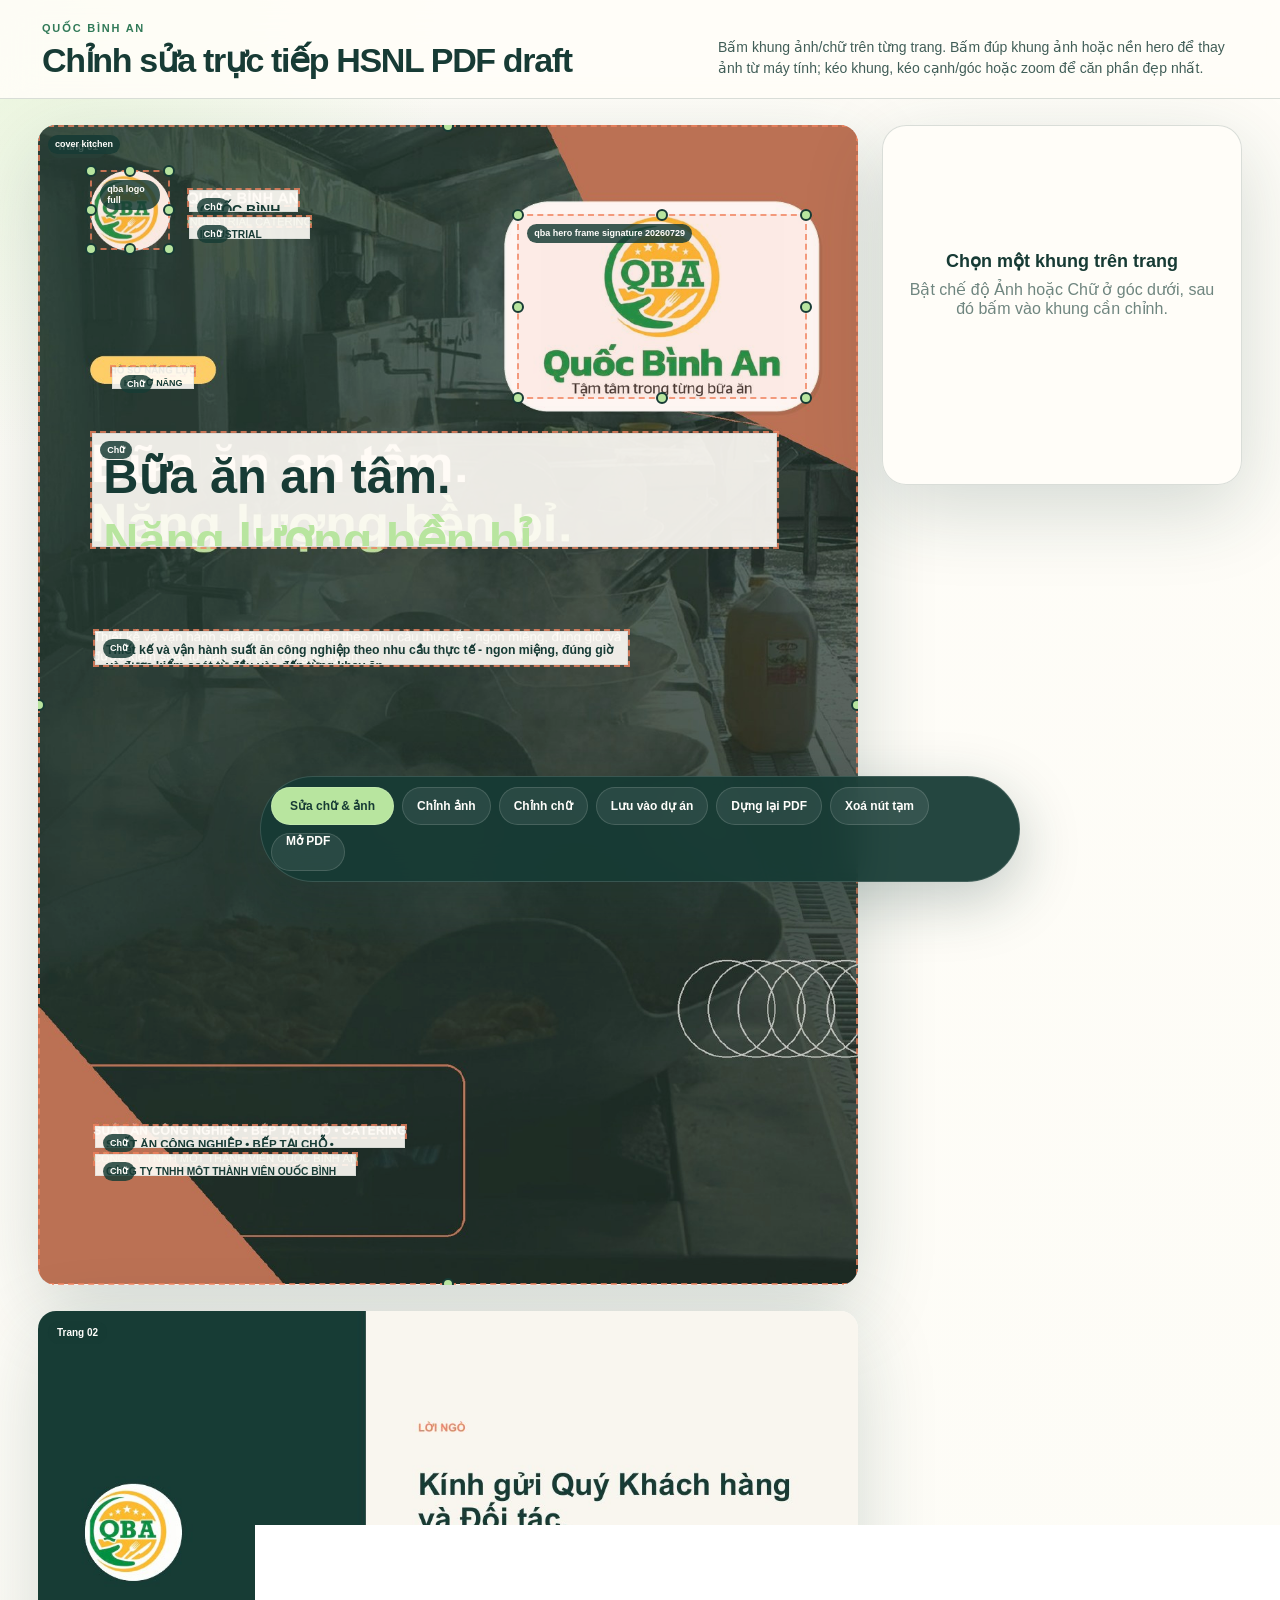
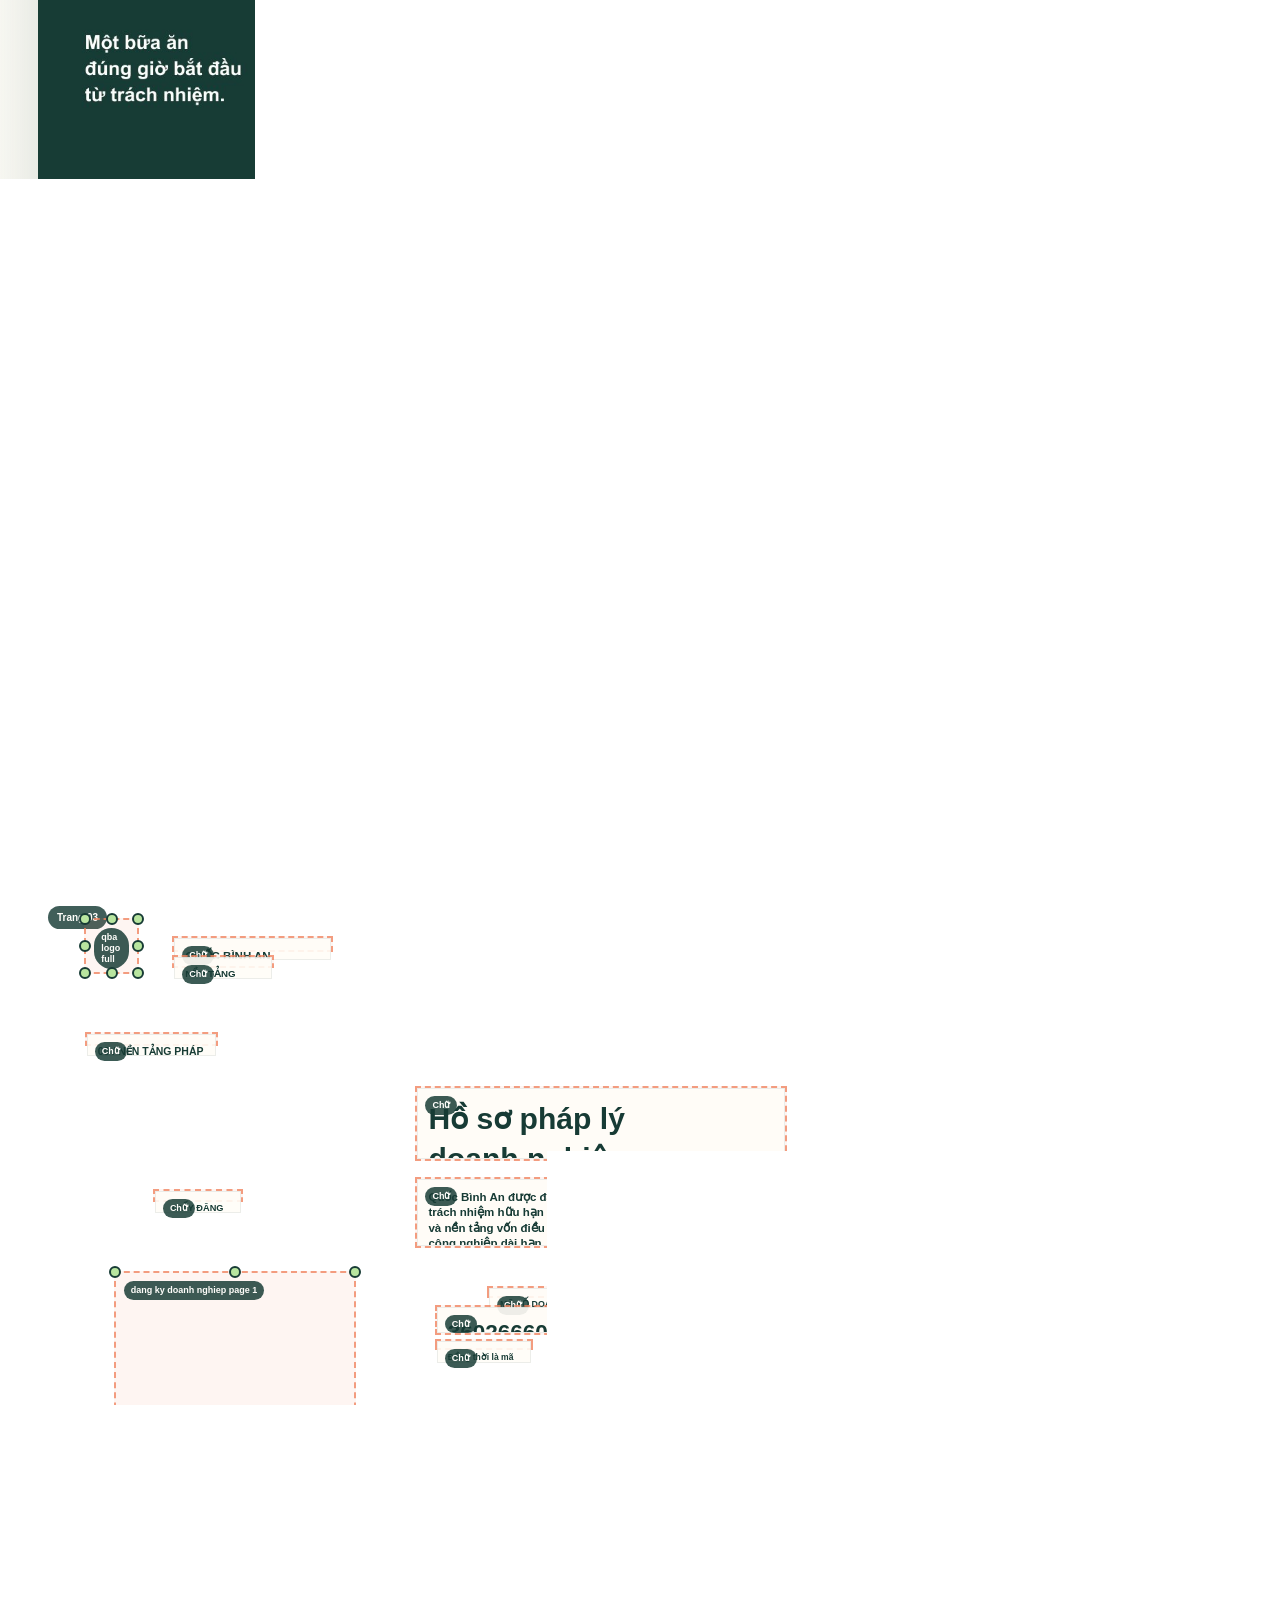
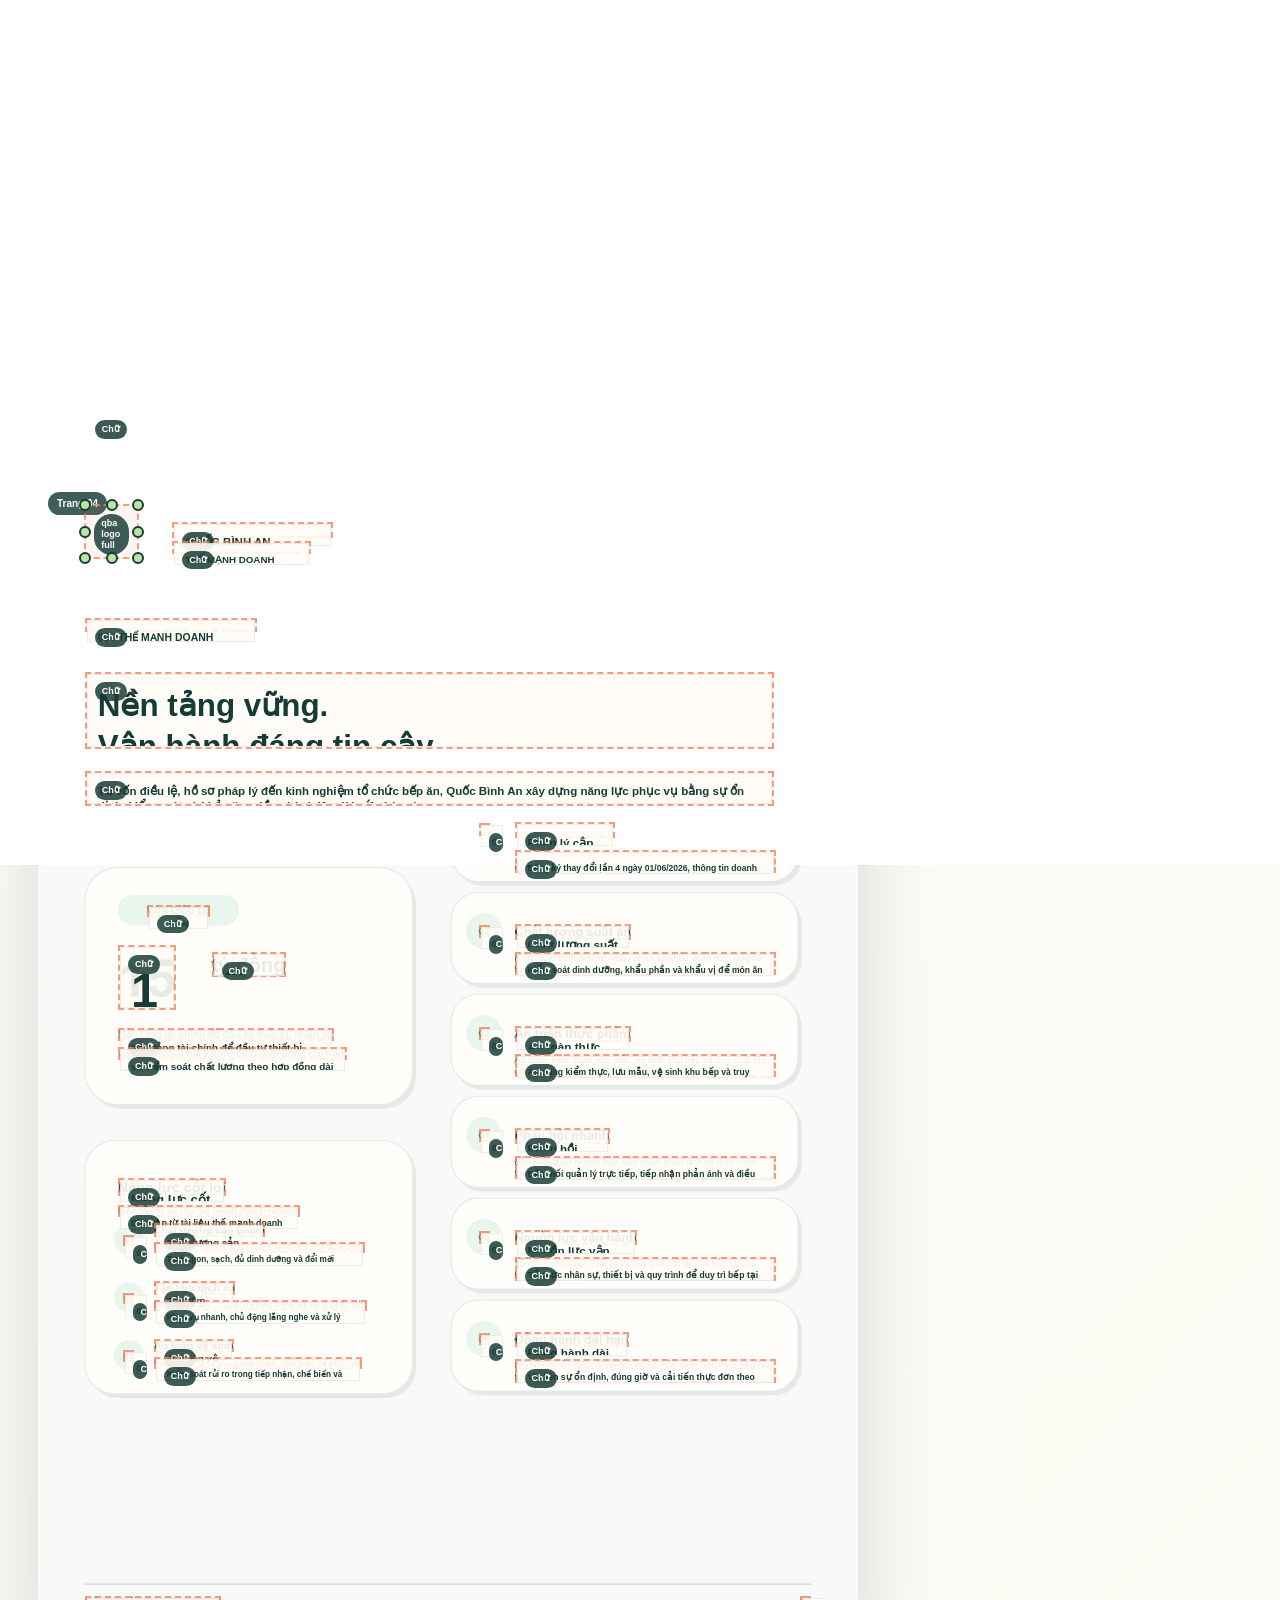
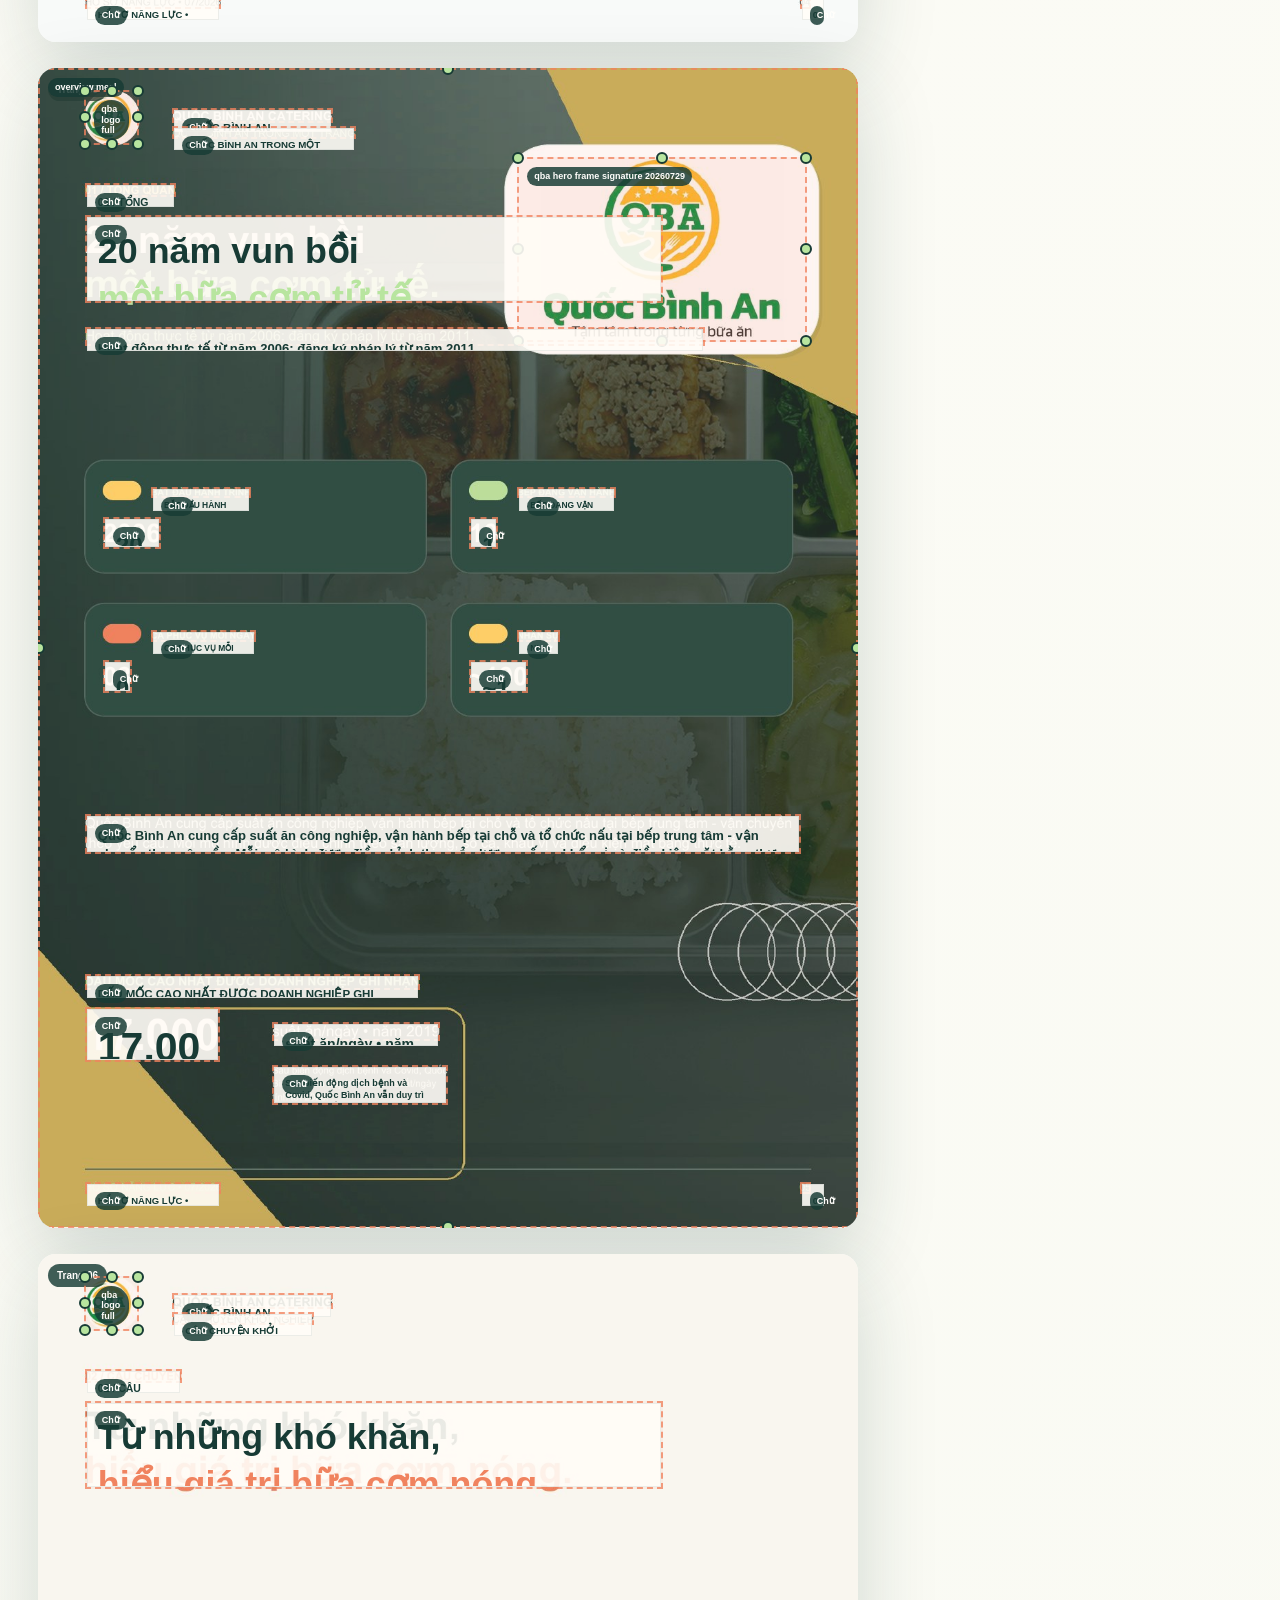
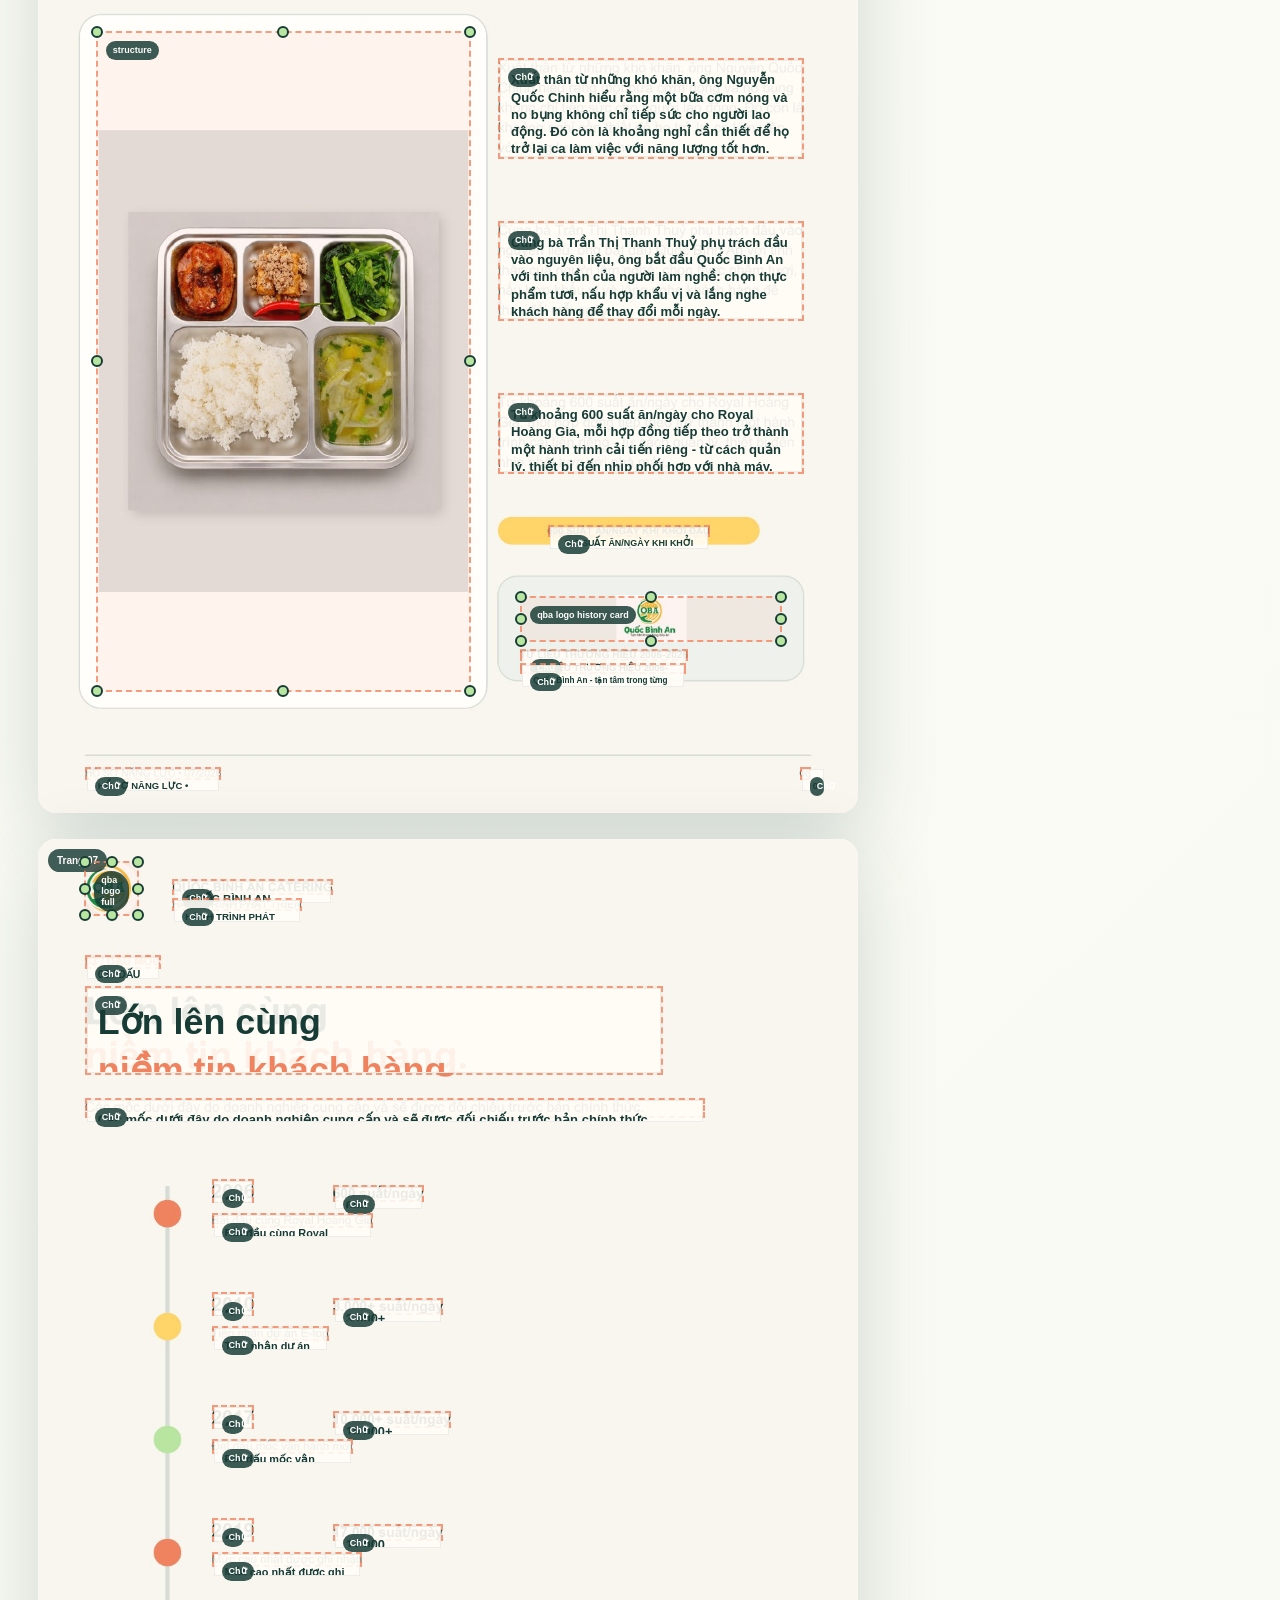
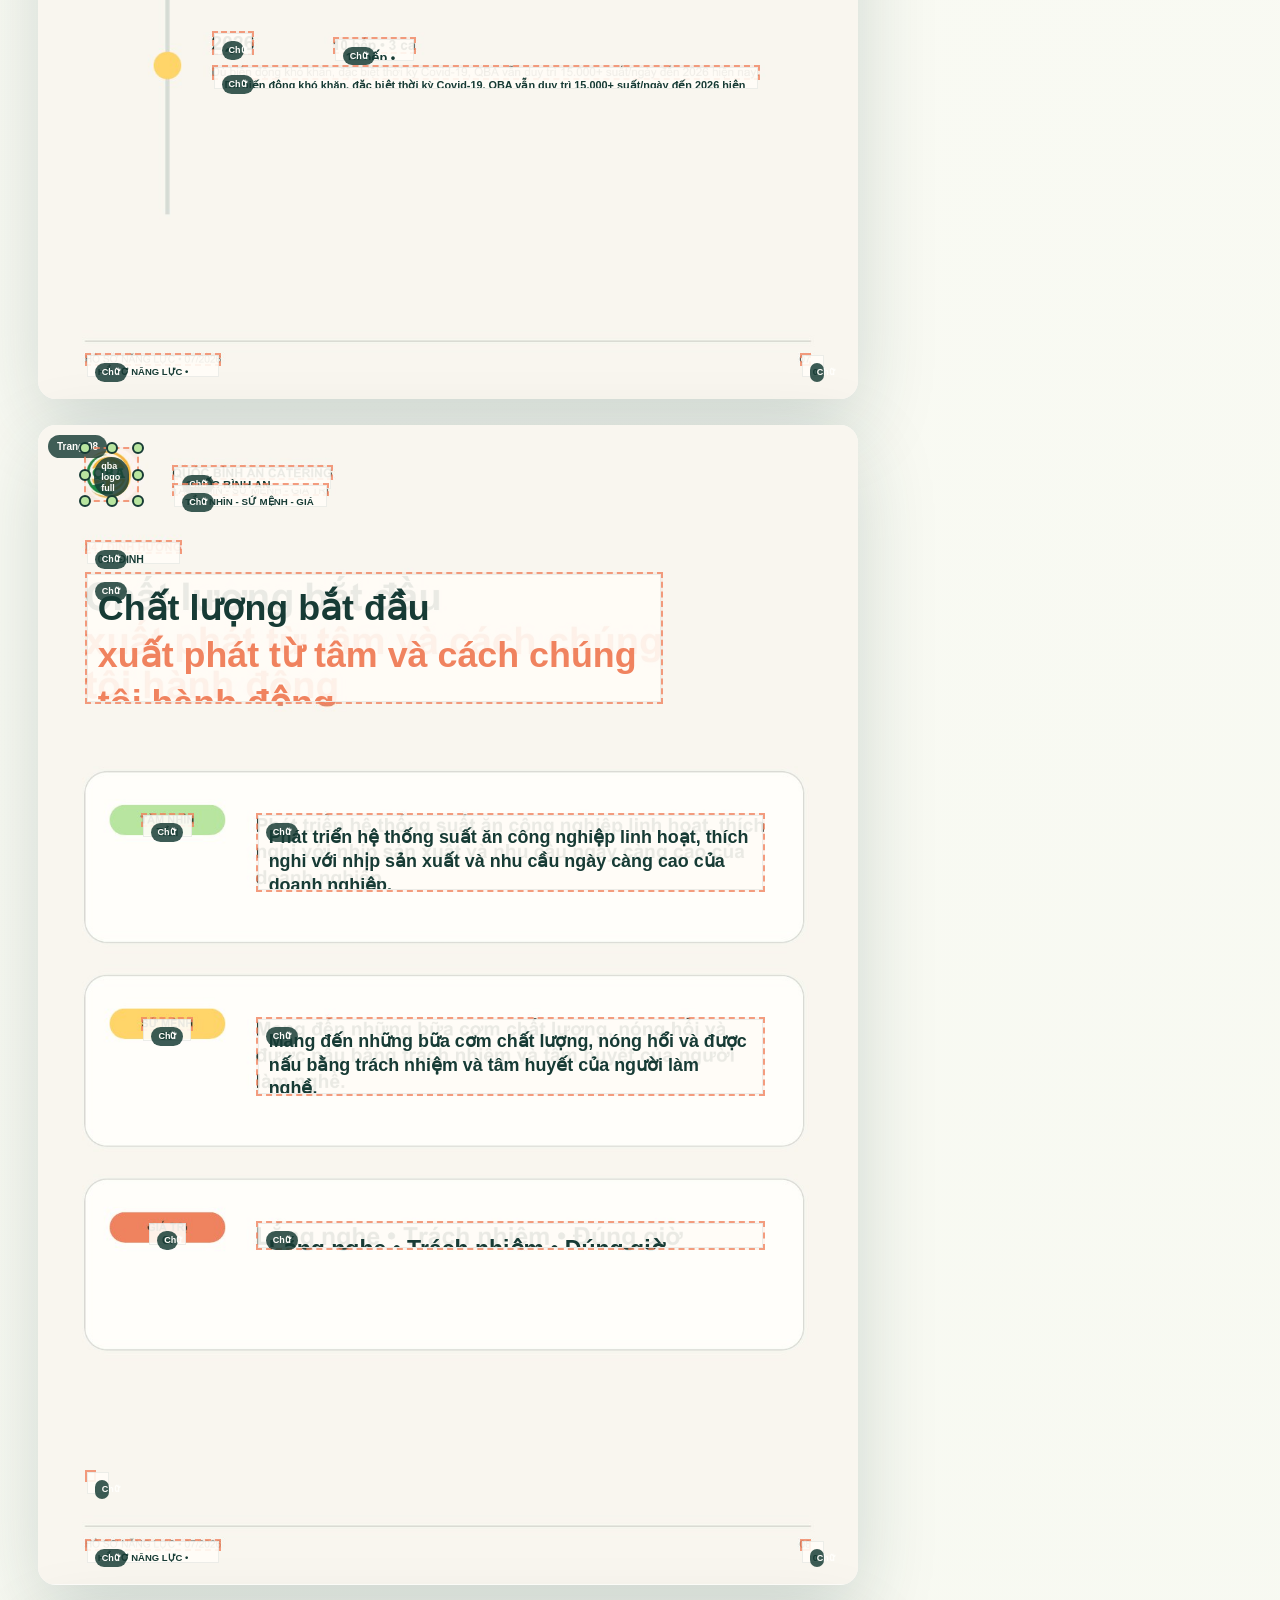
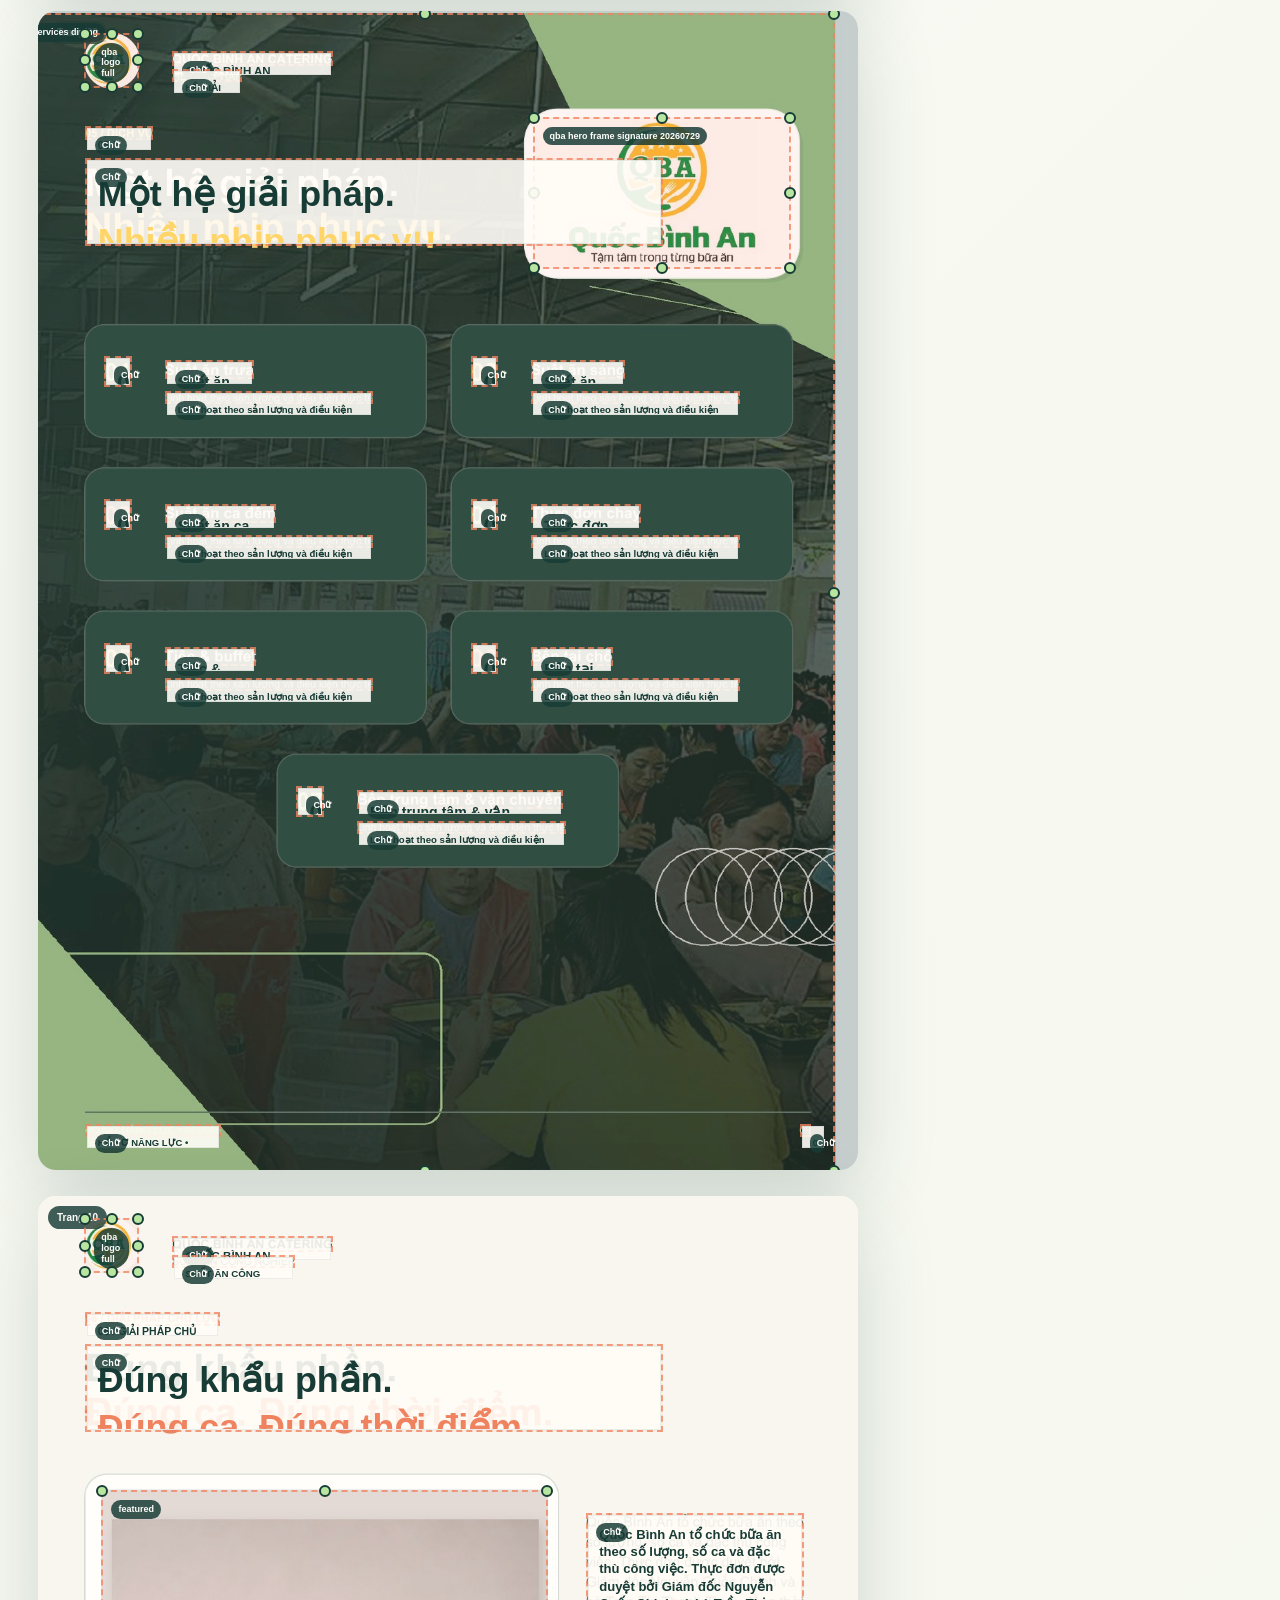
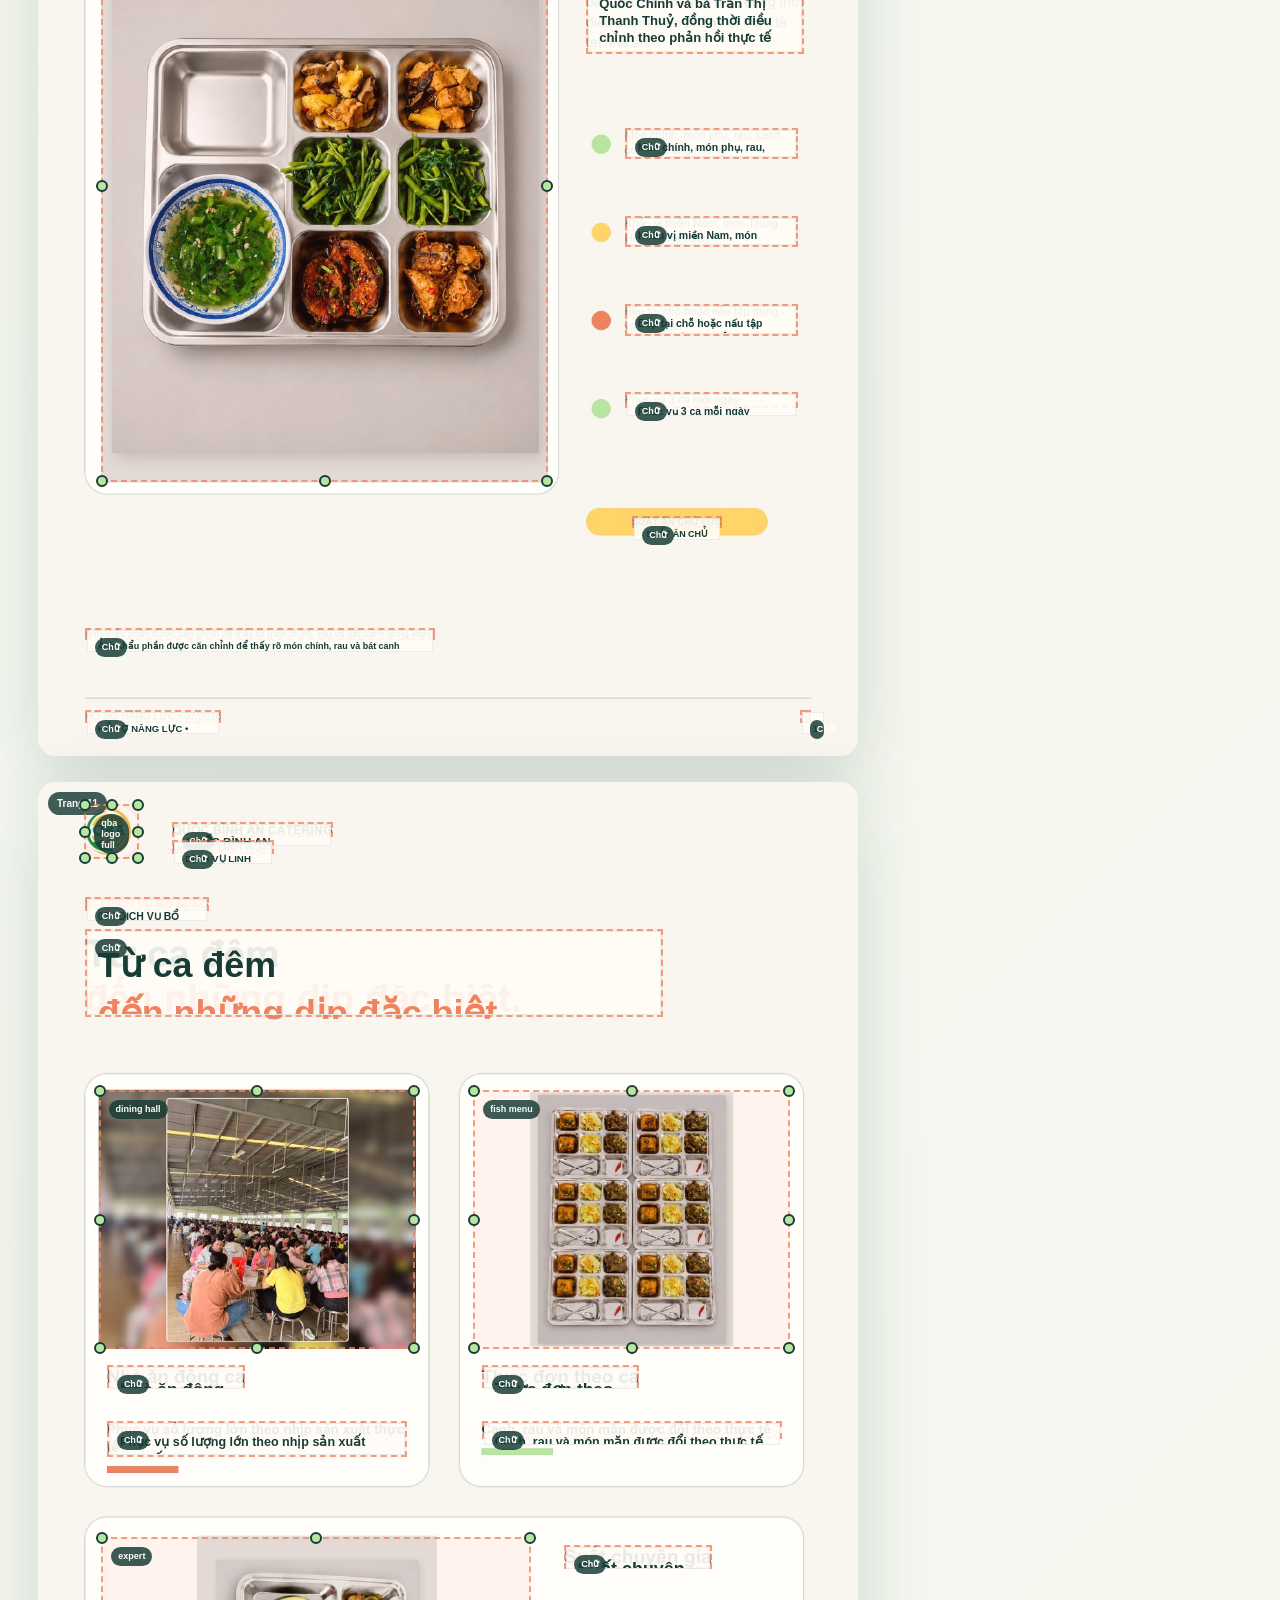
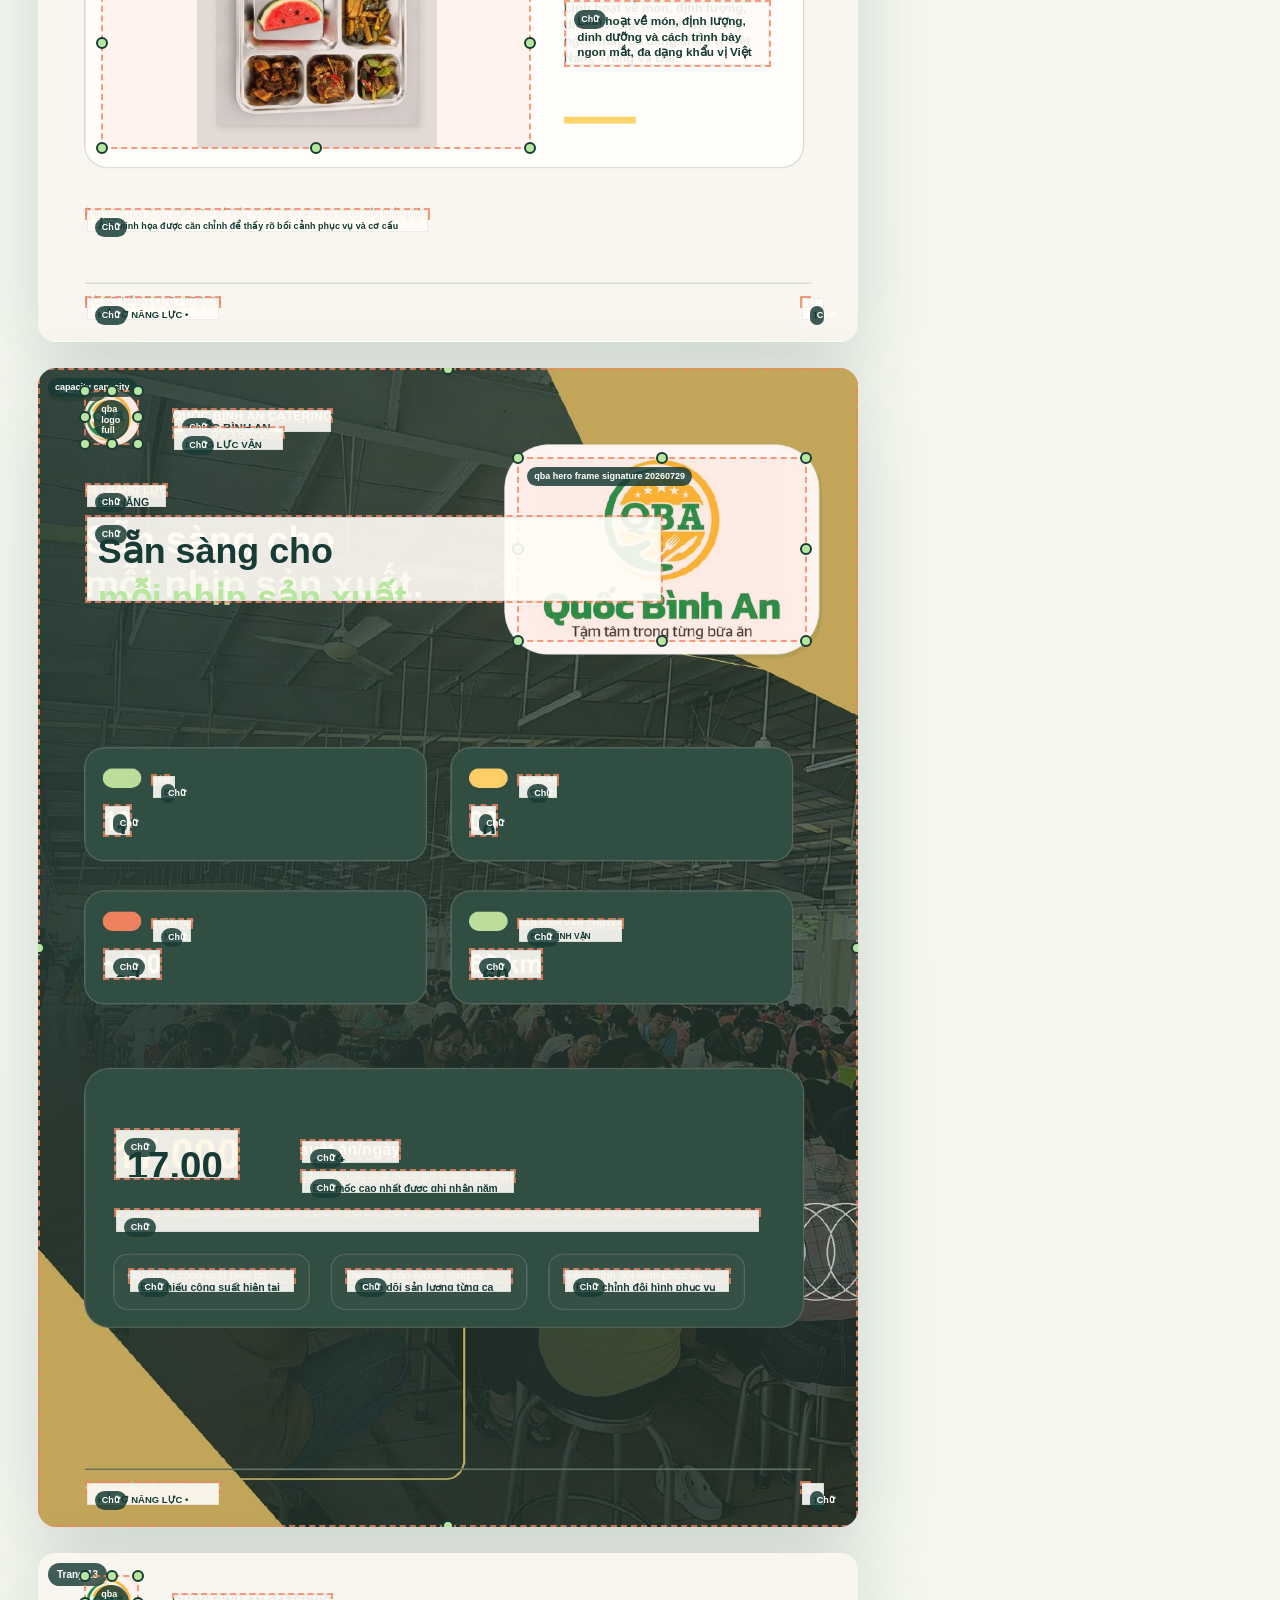
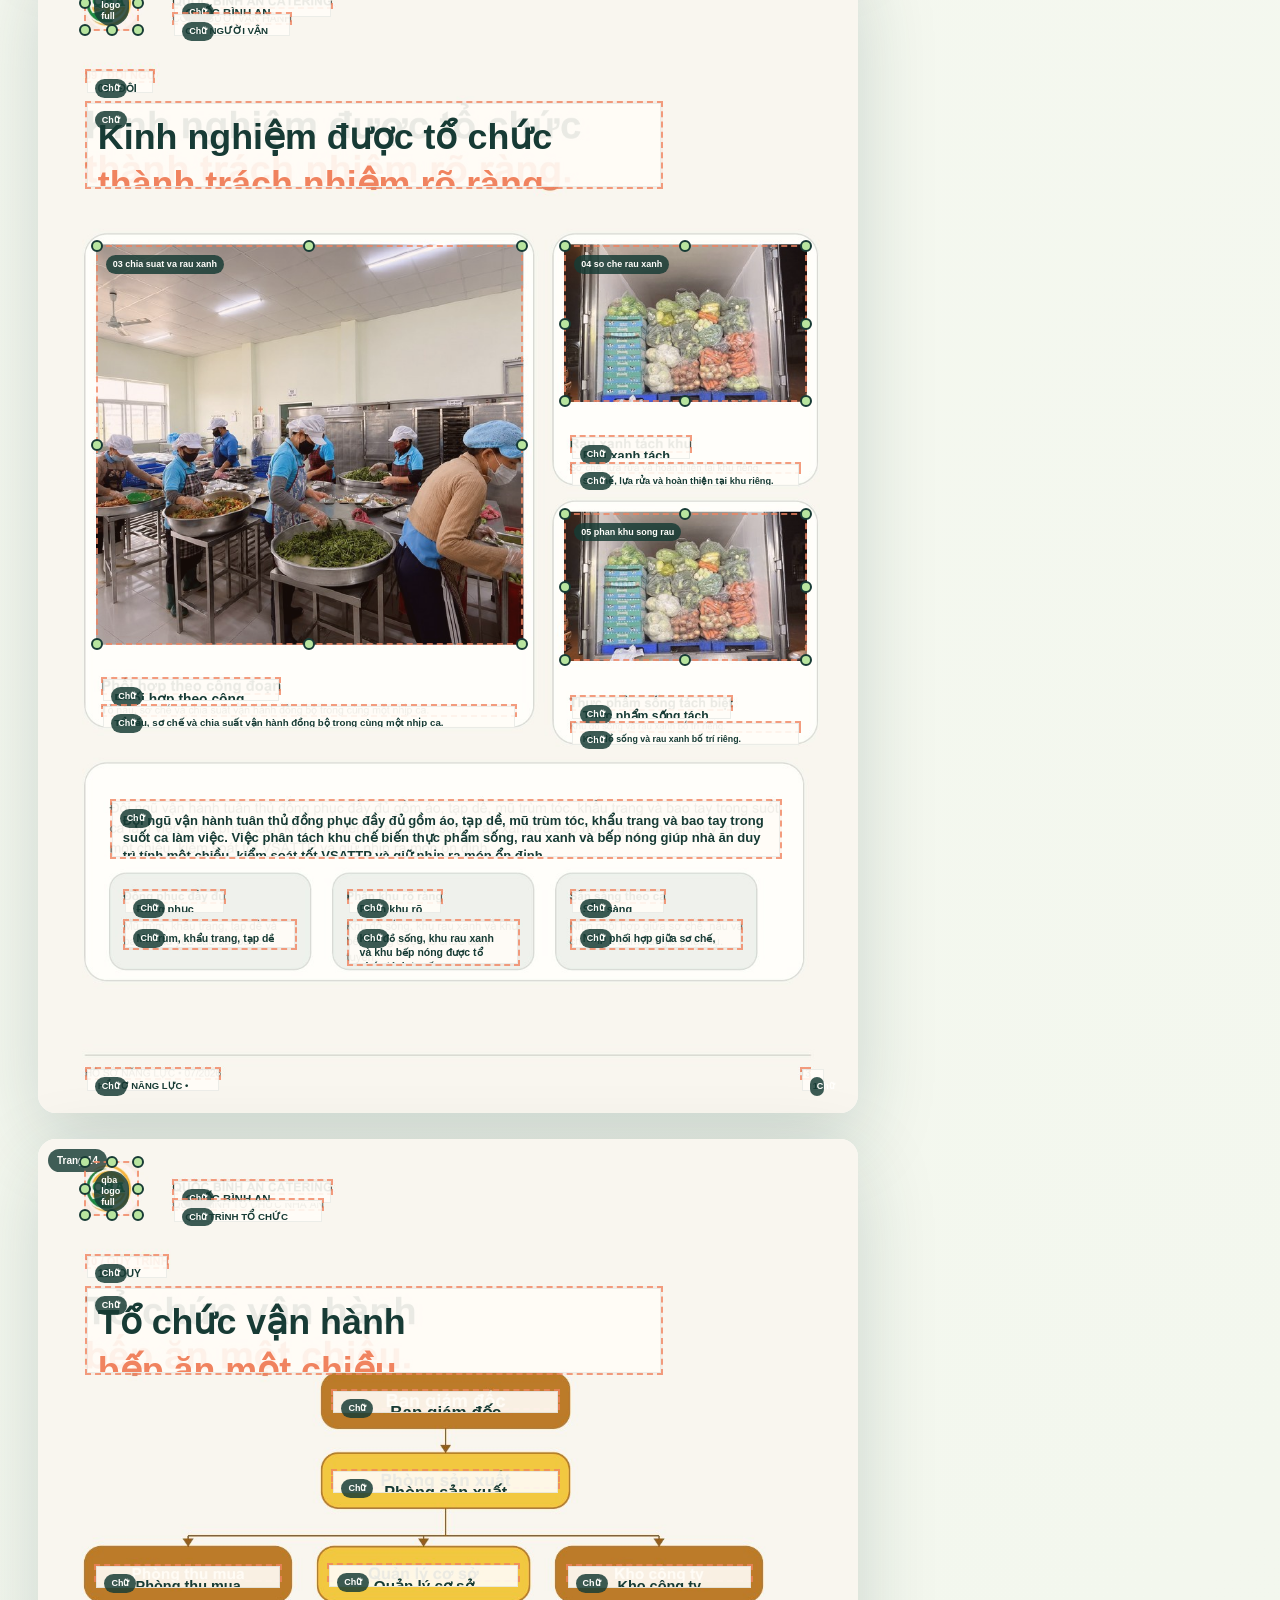
<file: editable/hsnl-pdf-editor.html>
<!doctype html>
<html lang="vi">
  <head>
    <meta charset="utf-8" />
    <meta name="viewport" content="width=device-width, initial-scale=1" />
    <title>HSNL PDF Draft Editor - Quốc Bình An</title>
    <link rel="stylesheet" href="hsnl-pdf-editor.css" />
  </head>
  <body>
    <header class="editor-header">
      <div>
        <span>QUỐC BÌNH AN</span>
        <h1>Chỉnh sửa trực tiếp HSNL PDF draft</h1>
      </div>
      <p>Bấm khung ảnh/chữ trên từng trang. Bấm đúp khung ảnh hoặc nền hero để thay ảnh từ máy tính; kéo khung, kéo cạnh/góc hoặc zoom để căn phần đẹp nhất.</p>
    </header>

    <main class="editor-shell">
      <section class="pdf-stage" id="pdf-stage" aria-label="Các trang PDF đang chỉnh sửa"></section>

      <aside class="property-panel" id="property-panel" aria-label="Bảng chỉnh sửa">
        <div class="panel-empty">
          <strong>Chọn một khung trên trang</strong>
          <span>Bật chế độ Ảnh hoặc Chữ ở góc dưới, sau đó bấm vào khung cần chỉnh.</span>
        </div>
      </aside>
    </main>

    <div class="editor-dock" aria-label="Công cụ chỉnh sửa PDF">
      <button id="mode-all" class="active primary-edit" type="button">Sửa chữ & ảnh</button>
      <button id="mode-image" type="button">Chỉnh ảnh</button>
      <button id="mode-text" type="button">Chỉnh chữ</button>
      <button id="save-state" type="button">Lưu vào dự án</button>
      <button id="rebuild-pdf" type="button">Dựng lại PDF</button>
      <button id="hide-pdf-edit-button" type="button">Xoá nút tạm</button>
    <a id="open-final-pdf" href="../output/pdf/HSNL-Quoc-Binh-An-Catering-FINAL.pdf" target="_blank" rel="noreferrer">Mở PDF</a>
    </div>

    <div class="editor-toast" id="editor-toast" role="status" aria-live="polite"></div>

    <script src="hsnl-pdf-editor.js"></script>
  </body>
</html>
</file>
<file: styles.css>
:root {
  --ink: #173b35;
  --ink-2: #214b42;
  --ink-3: #2c5a4e;
  --paper: #f8f6ef;
  --white: #fffefb;
  --muted: #68736c;
  --line: rgba(23, 59, 53, 0.14);
  --cyan: #b8e59f;
  --cyan-dark: #317a58;
  --lime: #ffd569;
  --orange: #f0835f;
  --radius: 24px;
  --container: min(1240px, calc(100vw - 64px));
  --ease: cubic-bezier(0.22, 1, 0.36, 1);
}

* {
  box-sizing: border-box;
}

[hidden] { display: none !important; }

html {
  scroll-behavior: smooth;
  scroll-padding-top: 84px;
}

body {
  margin: 0;
  min-width: 320px;
  overflow-x: hidden;
  color: var(--ink);
  background: var(--paper);
  font-family: "Be Vietnam Pro", Arial, sans-serif;
  font-size: 16px;
  line-height: 1.65;
}

body.menu-open {
  overflow: hidden;
}

.skip-link {
  position: fixed;
  top: 12px;
  left: 12px;
  z-index: 1200;
  padding: 10px 14px;
  color: var(--white);
  background: var(--ink);
  border-radius: 10px;
  transform: translateY(-160%);
  transition: transform 0.2s ease;
}

.skip-link:focus { transform: translateY(0); }

:focus-visible {
  outline: 3px solid var(--orange);
  outline-offset: 4px;
}

button,
input,
textarea,
select {
  font: inherit;
}

a {
  color: inherit;
  text-decoration: none;
}

img,
svg {
  display: block;
}

.noise {
  position: fixed;
  inset: 0;
  z-index: 1000;
  pointer-events: none;
  opacity: 0.025;
  background-image: url("data:image/svg+xml,%3Csvg viewBox='0 0 180 180' xmlns='http://www.w3.org/2000/svg'%3E%3Cfilter id='n'%3E%3CfeTurbulence type='fractalNoise' baseFrequency='.9' numOctaves='3' stitchTiles='stitch'/%3E%3C/filter%3E%3Crect width='100%25' height='100%25' filter='url(%23n)' opacity='.55'/%3E%3C/svg%3E");
}

.cursor-glow {
  position: fixed;
  width: 420px;
  height: 420px;
  z-index: 0;
  border-radius: 50%;
  pointer-events: none;
  transform: translate(-50%, -50%);
  background: radial-gradient(circle, rgba(68, 241, 209, 0.1), transparent 68%);
  opacity: 0;
  transition: opacity 0.3s ease;
}

.site-header {
  position: fixed;
  inset: 0 0 auto;
  z-index: 100;
  height: 82px;
  display: flex;
  align-items: center;
  justify-content: space-between;
  padding: 0 max(32px, calc((100vw - 1440px) / 2));
  color: var(--white);
  border-bottom: 1px solid rgba(255, 255, 255, 0.12);
  transition: height 0.35s var(--ease), background 0.35s ease, box-shadow 0.35s ease;
}

.site-header.scrolled {
  height: 72px;
  color: var(--ink);
  background: rgba(250, 252, 248, 0.9);
  border-color: rgba(23, 59, 53, 0.08);
  box-shadow: 0 18px 44px rgba(23, 59, 53, 0.08);
  backdrop-filter: blur(20px);
}

.brand {
  display: flex;
  align-items: center;
  gap: 12px;
}

.brand-mark {
  position: relative;
  width: 48px;
  height: 48px;
  display: grid;
  place-items: center;
  background: #fff;
  border: 1px solid rgba(23, 59, 53, 0.12);
  border-radius: 50%;
  overflow: hidden;
  box-shadow: 0 12px 28px rgba(23, 59, 53, 0.14);
}

.brand-mark img {
  display: block;
  width: 86%;
  height: 86%;
  object-fit: contain;
}

.brand-copy {
  display: flex;
  flex-direction: column;
  line-height: 1.15;
}

.brand-copy strong {
  font-family: "Space Grotesk", sans-serif;
  font-size: 16px;
  letter-spacing: 0.035em;
}

.brand-copy small {
  margin-top: 5px;
  color: currentColor;
  font-size: 8px;
  font-weight: 700;
  letter-spacing: 0.28em;
  opacity: 0.58;
}

.desktop-nav {
  display: flex;
  align-items: center;
  gap: 34px;
}

.desktop-nav a {
  position: relative;
  padding: 28px 0;
  font-size: 13px;
  font-weight: 600;
}

.desktop-nav a::after {
  content: "";
  position: absolute;
  right: 0;
  bottom: 22px;
  left: 0;
  height: 2px;
  background: var(--cyan);
  transform: scaleX(0);
  transform-origin: right;
  transition: transform 0.3s var(--ease);
}

.desktop-nav a:hover::after,
.desktop-nav a.active::after {
  transform: scaleX(1);
  transform-origin: left;
}

.language-switcher {
  display: flex;
  align-items: center;
  gap: 3px;
  padding: 4px;
  background: rgba(255, 255, 255, 0.09);
  border: 1px solid rgba(255, 255, 255, 0.16);
  border-radius: 999px;
  backdrop-filter: blur(12px);
}

.site-header.scrolled .language-switcher {
  background: rgba(255, 255, 255, 0.72);
  border-color: var(--line);
}

.language-switcher button {
  min-width: 34px;
  height: 36px;
  display: inline-flex;
  align-items: center;
  justify-content: center;
  gap: 4px;
  padding: 0 6px;
  color: currentColor;
  background: transparent;
  border: 1px solid transparent;
  border-radius: 999px;
  cursor: pointer;
  transition: background 0.2s ease, border-color 0.2s ease, transform 0.2s ease;
}

.language-switcher button:hover { transform: translateY(-2px); }
.language-switcher button.active { color: var(--ink); background: var(--lime); border-color: rgba(23, 59, 53, 0.12); }
.language-switcher button span { font-size: 16px; line-height: 1; }
.language-switcher button small { font-size: 7px; font-weight: 800; }
.mobile-language-switcher { display: none; }

.header-cta {
  display: flex;
  align-items: center;
  gap: 14px;
  padding: 11px 15px 11px 20px;
  color: var(--ink);
  background: var(--cyan);
  border-radius: 999px;
  font-size: 12px;
  font-weight: 700;
  transition: transform 0.25s ease, box-shadow 0.25s ease;
}

.header-cta:hover {
  transform: translateY(-2px);
  box-shadow: 0 10px 30px rgba(68, 241, 209, 0.22);
}

.header-cta svg,
.button svg {
  width: 19px;
  fill: none;
  stroke: currentColor;
  stroke-width: 1.8;
  stroke-linecap: round;
  stroke-linejoin: round;
}

.menu-toggle,
.mobile-menu {
  display: none;
}

.section {
  position: relative;
  padding: 120px 0;
}

.section > * {
  width: var(--container);
  margin-inline: auto;
}

.section-dark {
  color: var(--white);
  background: var(--ink);
}

.section-tinted {
  background:
    radial-gradient(circle at 8% 12%, rgba(157, 212, 138, 0.2), transparent 25%),
    radial-gradient(circle at 92% 82%, rgba(49, 122, 88, 0.1), transparent 28%),
    #f4f7ef;
}

.about {
  background:
    linear-gradient(180deg, rgba(255, 253, 247, 0.58) 0%, rgba(255, 253, 247, 0.78) 30%, rgba(247, 244, 235, 0.96) 68%, #f7f4eb 100%),
    radial-gradient(circle at 92% 8%, rgba(157, 212, 138, 0.2), transparent 25%),
    radial-gradient(circle at 5% 72%, rgba(255, 213, 105, 0.18), transparent 28%),
    url("assets/qba-hero-natural-v2.jpg") 56% top / max(100%, 1680px) auto no-repeat,
    var(--paper);
}

.hero {
  position: relative;
  width: 100%;
  min-height: 780px;
  height: calc(100svh - 32px);
  max-height: 960px;
  display: grid;
  align-items: center;
  overflow: hidden;
}

.hero::before {
  content: "";
  position: absolute;
  inset: 0;
  z-index: 1;
  background:
    linear-gradient(90deg, rgba(18, 45, 39, 0.98) 0%, rgba(18, 45, 39, 0.87) 35%, rgba(18, 45, 39, 0.14) 68%, rgba(18, 45, 39, 0.08) 100%),
    linear-gradient(0deg, rgba(18, 45, 39, 0.78) 0%, transparent 42%);
}

.hero-backdrop {
  position: absolute;
  inset: 0;
  z-index: 0;
  overflow: hidden;
  background: #173b35 url("assets/hero-kitchen-cooking-bright-7476.jpg") 58% center / cover no-repeat;
  isolation: isolate;
}

.hero-sequence,
.hero-frame {
  position: absolute;
  inset: 0;
}

.hero-sequence {
  transform: translateZ(0);
}

.hero.has-custom-image .hero-sequence {
  display: none;
}

.hero-frame {
  overflow: hidden;
  backface-visibility: visible;
  transform: translateZ(0);
  will-change: clip-path, opacity, transform;
}

.hero-frame-kitchen {
  z-index: 2;
  opacity: 1;
  background: #173b35 url("assets/hero-kitchen-cooking-bright-7476.jpg") 58% center / cover no-repeat;
  transform-origin: left center;
}

.hero-frame-kitchen::after {
  content: "";
  position: absolute;
  inset: 0;
  z-index: 5;
  opacity: 0;
  background: linear-gradient(90deg, transparent 0%, rgba(255, 253, 248, 0.15) 48%, rgba(18, 45, 39, 0.38) 100%);
  mix-blend-mode: screen;
}

.hero-frame-truck {
  z-index: 1;
  opacity: 0;
  background:
    linear-gradient(135deg, rgba(244, 248, 237, 0.12), rgba(96, 181, 107, 0.1)),
    url("assets/hero-qba-truck-bellinturf-20260708.jpg") center / cover no-repeat;
  transform-origin: right center;
}

.hero-frame-truck::before {
  content: "";
  position: absolute;
  inset: -8%;
  z-index: 0;
  opacity: 0;
  background: url("assets/hero-qba-truck-bellinturf-20260708.jpg") center / cover no-repeat;
  filter: blur(18px) saturate(1.08) brightness(0.86);
  transform: scale(1.05);
}

.hero-kitchen-fill {
  position: absolute;
  inset: -9%;
  z-index: 0;
  opacity: 0.7;
  background: url("assets/hero-kitchen-cooking-bright-7476.jpg") 58% center / cover no-repeat;
  filter: blur(12px) brightness(1.08) saturate(1.08);
  transform: scale(1.06);
}

.hero-scene-img {
  position: absolute;
  z-index: 1;
  display: block;
  max-width: none;
  pointer-events: none;
  user-select: none;
}

.hero-kitchen-img {
  top: 0;
  right: max(32px, calc((100vw - 1240px) / 2));
  bottom: 0;
  width: min(58vw, 780px);
  height: 100%;
  object-fit: contain;
  object-position: center;
  filter: brightness(1.04) contrast(1.04) saturate(1.04);
}

.hero-truck-img {
  inset: 0;
  width: 100%;
  height: 100%;
  object-fit: cover;
  object-position: center;
}

.hero-smoke {
  position: absolute;
  z-index: 4;
  width: min(32vw, 420px);
  height: min(48vh, 430px);
  border-radius: 50%;
  opacity: 0.24;
  filter: blur(18px);
  mix-blend-mode: screen;
  background:
    radial-gradient(circle at 42% 72%, rgba(255, 255, 255, 0.48), transparent 32%),
    radial-gradient(circle at 58% 42%, rgba(235, 241, 224, 0.32), transparent 35%),
    radial-gradient(circle at 30% 34%, rgba(255, 255, 255, 0.25), transparent 28%);
}

.hero-sequence.is-running .hero-frame-kitchen {
  animation: heroKitchenFlip 7.2s cubic-bezier(0.19, 0.88, 0.32, 1) both;
}

.hero-sequence.is-running .hero-frame-kitchen::after {
  animation: heroPageSheen 7.2s ease forwards;
}

.hero-sequence.is-running .hero-frame-truck {
  animation: heroTruckFlip 7.2s cubic-bezier(0.19, 0.88, 0.32, 1) both;
}

.hero-sequence.is-running .hero-smoke {
  animation: heroSmokeRise 5.8s ease-in-out infinite;
}

.hero-smoke-1 {
  left: 49%;
  bottom: 10%;
}

.hero-smoke-2 {
  left: 57%;
  bottom: 23%;
  width: min(24vw, 320px);
  height: min(38vh, 320px);
  opacity: 0.18;
  animation-delay: -2.1s;
  animation-duration: 6.6s;
}

.hero-smoke-3 {
  left: 40%;
  bottom: 20%;
  width: min(22vw, 280px);
  height: min(34vh, 290px);
  opacity: 0.13;
  animation-delay: -3.6s;
  animation-duration: 7.4s;
}

.hero-grid {
  position: absolute;
  inset: 0;
  z-index: 2;
  opacity: 0.45;
  background:
    radial-gradient(circle at 12% 28%, rgba(241, 200, 91, 0.18), transparent 17%),
    radial-gradient(circle at 52% 108%, rgba(157, 212, 138, 0.2), transparent 32%);
  mask-image: linear-gradient(90deg, black, transparent 78%);
}

@keyframes heroKitchenFlip {
  0%, 48% {
    opacity: 1;
    visibility: visible;
    clip-path: inset(0 0 0 0);
    transform: translateX(0) scale(1);
  }
  62% {
    opacity: 0.92;
    clip-path: polygon(0 0, 86% 0, 74% 100%, 0 100%);
    transform: translateX(-1.2%) scale(0.998);
  }
  76%, 100% {
    opacity: 0;
    visibility: hidden;
    clip-path: polygon(0 0, 0 0, 0 100%, 0 100%);
    transform: translateX(-3.5%) scale(0.992);
  }
}

@keyframes heroTruckFlip {
  0%, 52% {
    opacity: 0;
    clip-path: polygon(100% 0, 100% 0, 100% 100%, 100% 100%);
    transform: translateX(2.5%) scale(1.012);
  }
  68% {
    opacity: 1;
    clip-path: polygon(24% 0, 100% 0, 100% 100%, 12% 100%);
    transform: translateX(0) scale(1.004);
  }
  82%, 100% {
    opacity: 1;
    clip-path: inset(0 0 0 0);
    transform: translateX(0) scale(1);
  }
}

@keyframes heroPageSheen {
  0%, 49% { opacity: 0; transform: translateX(-12%); }
  61% { opacity: 0.28; transform: translateX(0); }
  76%, 100% { opacity: 0; transform: translateX(9%); }
}

@keyframes heroSmokeRise {
  0% {
    opacity: 0;
    transform: translate3d(-8px, 24px, 0) scale(0.72) rotate(-4deg);
  }
  28% {
    opacity: 0.24;
  }
  70% {
    opacity: 0.12;
  }
  100% {
    opacity: 0;
    transform: translate3d(22px, -74px, 0) scale(1.28) rotate(7deg);
  }
}

@media (prefers-reduced-motion: reduce) {
  .hero-frame-kitchen,
  .hero-frame-truck,
  .hero-frame-kitchen::after,
  .hero-smoke {
    animation: none !important;
  }

  .hero-frame-kitchen {
    opacity: 1 !important;
    visibility: visible !important;
    clip-path: inset(0 0 0 0) !important;
    transform: none !important;
  }

  .hero-frame-truck,
  .hero-smoke {
    opacity: 0 !important;
    visibility: hidden !important;
  }
}

.hero-content {
  position: relative;
  z-index: 3;
  width: var(--container);
  margin-inline: auto;
  padding-top: 70px;
}

.hero-brand-card {
  width: min(230px, 46vw);
  padding: 10px 14px;
  margin-bottom: 22px;
  background: rgba(255, 255, 255, 0.92);
  border: 1px solid rgba(255, 255, 255, 0.72);
  border-radius: 7px;
  box-shadow: 0 24px 70px rgba(0, 0, 0, 0.28);
  backdrop-filter: blur(12px);
}

.hero-brand-card img {
  display: block;
  width: 100%;
  height: auto;
}

.eyebrow,
.section-kicker {
  display: flex;
  align-items: center;
  gap: 12px;
  color: var(--cyan-dark);
  font-family: "Space Grotesk", sans-serif;
  font-size: 11px;
  font-weight: 700;
  letter-spacing: 0.17em;
}

.eyebrow {
  color: var(--cyan);
  text-transform: uppercase;
}

.pulse-dot {
  position: relative;
  width: 7px;
  height: 7px;
  border-radius: 50%;
  background: var(--cyan);
}

.pulse-dot::before {
  content: "";
  position: absolute;
  inset: -5px;
  border: 1px solid var(--cyan);
  border-radius: inherit;
  animation: pulse 2s ease-out infinite;
}

@keyframes pulse {
  0% { opacity: 0.8; transform: scale(0.4); }
  80%, 100% { opacity: 0; transform: scale(1.5); }
}

.hero h1 {
  max-width: 750px;
  margin: 28px 0 24px;
  font-family: "Space Grotesk", "Be Vietnam Pro", sans-serif;
  font-size: clamp(58px, 6.4vw, 104px);
  line-height: 0.94;
  letter-spacing: -0.065em;
}

.hero h1 span {
  color: var(--cyan);
}

.hero h1 em {
  position: relative;
  color: transparent;
  font-style: normal;
  -webkit-text-stroke: 1px rgba(255, 255, 255, 0.7);
}

.hero h1 em::after {
  content: "";
  position: absolute;
  right: 3%;
  bottom: 5px;
  width: 41%;
  height: 6px;
  background: var(--lime);
  clip-path: polygon(0 28%, 100% 0, 97% 100%, 2% 72%);
}

.hero-lead {
  max-width: 610px;
  margin: 0;
  color: rgba(255, 255, 255, 0.7);
  font-size: 17px;
}

.hero-actions {
  display: flex;
  gap: 14px;
  margin-top: 38px;
}

.button {
  min-height: 52px;
  display: inline-flex;
  align-items: center;
  justify-content: center;
  gap: 14px;
  padding: 0 24px;
  border: 0;
  border-radius: 999px;
  cursor: pointer;
  font-size: 13px;
  font-weight: 700;
  transition: transform 0.25s var(--ease), background 0.25s ease, box-shadow 0.25s ease;
}

.button:hover {
  transform: translateY(-3px);
}

.button-primary {
  color: var(--ink);
  background: var(--cyan);
  box-shadow: 0 12px 32px rgba(68, 241, 209, 0.14);
}

.button-primary:hover {
  background: #ffd569;
  box-shadow: 0 18px 42px rgba(68, 241, 209, 0.24);
}

.button-ghost {
  color: var(--white);
  background: rgba(255, 255, 255, 0.08);
  border: 1px solid rgba(255, 255, 255, 0.15);
  backdrop-filter: blur(10px);
}

.button-ghost:hover {
  background: rgba(255, 255, 255, 0.13);
}

.play-icon {
  width: 26px;
  height: 26px;
  display: grid;
  place-items: center;
  color: var(--cyan);
  border: 1px solid rgba(68, 241, 209, 0.45);
  border-radius: 50%;
}

.hero-proof {
  display: flex;
  align-items: center;
  gap: 14px;
  margin-top: 42px;
}

.hero-proof p {
  margin: 0;
  color: rgba(255, 255, 255, 0.54);
  font-size: 11px;
  line-height: 1.5;
}

.hero-proof strong {
  color: var(--white);
}

.avatar-stack {
  display: flex;
}

.avatar-stack span {
  width: 34px;
  height: 34px;
  display: grid;
  place-items: center;
  margin-left: -8px;
  color: var(--ink);
  background: var(--cyan);
  border: 3px solid var(--ink);
  border-radius: 50%;
  font-size: 8px;
  font-weight: 800;
}

.avatar-stack span:first-child {
  margin-left: 0;
  background: var(--lime);
}

.avatar-stack span:last-child {
  background: var(--orange);
}

.hero-panel {
  position: absolute;
  right: max(32px, calc((100vw - 1240px) / 2));
  bottom: 90px;
  z-index: 4;
  width: 356px;
  padding: 22px;
  background: rgba(29, 63, 53, 0.86);
  border: 1px solid rgba(255, 253, 248, 0.2);
  border-radius: 8px 28px 8px 28px;
  box-shadow: 0 30px 80px rgba(0, 0, 0, 0.34);
  backdrop-filter: blur(20px);
}

.about-commitment-panel {
  position: relative;
  right: auto;
  bottom: auto;
  width: 100%;
  max-width: 520px;
  margin-top: 42px;
  color: var(--white);
  background:
    linear-gradient(145deg, rgba(33, 75, 66, 0.98), rgba(23, 59, 53, 0.96));
  box-shadow: 0 26px 65px rgba(23, 59, 53, 0.22);
}

.panel-topline,
.form-topline {
  display: flex;
  align-items: center;
  justify-content: space-between;
  color: rgba(255, 255, 255, 0.5);
  font-family: "Space Grotesk", sans-serif;
  font-size: 9px;
  font-weight: 700;
  letter-spacing: 0.15em;
}

.live-pill {
  display: flex;
  align-items: center;
  gap: 5px;
  padding: 4px 8px;
  color: var(--cyan);
  background: rgba(157, 212, 138, 0.1);
  border: 1px solid rgba(157, 212, 138, 0.28);
  border-radius: 99px;
}

.live-pill i {
  width: 5px;
  height: 5px;
  background: var(--cyan);
  border-radius: 50%;
  box-shadow: none;
}

.meal-preview {
  display: grid;
  grid-template-columns: 98px 1fr;
  align-items: center;
  gap: 18px;
  padding: 24px 0 20px;
}

.meal-ring {
  width: 94px;
  height: 94px;
  display: grid;
  place-items: center;
  border-radius: 50%;
  background:
    radial-gradient(circle at 35% 28%, rgba(255, 253, 248, 0.2), transparent 28%),
    var(--orange);
  box-shadow: 0 12px 28px rgba(18, 45, 39, 0.22);
}

.meal-ring::before {
  content: "";
  grid-area: 1 / 1;
  width: 77px;
  height: 77px;
  background: #f3e6cf;
  border-radius: 50%;
}

.meal-core {
  z-index: 1;
  color: var(--ink);
  font-family: "Space Grotesk", sans-serif;
  font-size: 25px;
  font-weight: 700;
}

.meal-core small {
  color: var(--cyan-dark);
  font-size: 10px;
}

.meal-preview > div:last-child {
  display: flex;
  flex-direction: column;
}

.meal-preview small,
.meal-preview span {
  color: rgba(255, 255, 255, 0.38);
  font-size: 8px;
  letter-spacing: 0.12em;
}

.meal-preview strong {
  margin: 5px 0;
  font-size: 14px;
}

.panel-metrics {
  display: grid;
  grid-template-columns: repeat(3, 1fr);
  border-top: 1px solid rgba(255, 255, 255, 0.08);
  border-bottom: 1px solid rgba(255, 255, 255, 0.08);
}

.panel-metrics div {
  padding: 14px 8px;
  border-right: 1px solid rgba(255, 255, 255, 0.08);
}

.panel-metrics div:last-child { border-right: 0; }

.panel-metrics span,
.panel-metrics strong {
  display: block;
  text-align: center;
}

.panel-metrics span {
  color: rgba(255, 255, 255, 0.38);
  font-size: 7px;
  letter-spacing: 0.1em;
}

.panel-metrics strong {
  margin-top: 3px;
  color: var(--cyan);
  font-family: "Space Grotesk", sans-serif;
  font-size: 15px;
}

.kitchen-promise {
  display: flex;
  align-items: center;
  justify-content: center;
  gap: 10px;
  padding-top: 16px;
}

.kitchen-promise span {
  color: rgba(255, 255, 255, 0.56);
  font-size: 8px;
  font-weight: 600;
  letter-spacing: 0.04em;
}

.kitchen-promise i {
  width: 4px;
  height: 4px;
  background: var(--orange);
  border-radius: 50%;
}

.scroll-cue {
  position: absolute;
  right: 28px;
  bottom: 70px;
  z-index: 4;
  display: flex;
  align-items: center;
  gap: 12px;
  transform: rotate(90deg);
  transform-origin: right center;
  color: rgba(255, 255, 255, 0.45);
  font-size: 8px;
  letter-spacing: 0.2em;
}

.scroll-cue i {
  width: 44px;
  height: 1px;
  overflow: hidden;
  background: rgba(255, 255, 255, 0.2);
}

.scroll-cue i::after {
  content: "";
  display: block;
  width: 20px;
  height: 1px;
  background: var(--cyan);
  animation: scrollLine 2s linear infinite;
}

@keyframes scrollLine { from { transform: translateX(-20px); } to { transform: translateX(50px); } }

.intro-strip {
  display: grid;
  grid-template-columns: repeat(4, 1fr);
  color: var(--white);
  background: var(--cyan-dark);
}

.intro-strip div {
  display: flex;
  align-items: center;
  gap: 15px;
  min-height: 84px;
  padding: 0 26px;
  border-right: 1px solid rgba(255, 255, 255, 0.18);
}

.intro-strip span {
  font-family: "Space Grotesk", sans-serif;
  font-size: 9px;
  opacity: 0.55;
}

.intro-strip strong {
  font-size: 11px;
  letter-spacing: 0.02em;
}

.section-kicker {
  margin-bottom: 22px;
}

.section-kicker::before {
  content: "";
  width: 38px;
  height: 1px;
  background: currentColor;
}

.section-kicker.light { color: var(--cyan); }

.about-layout,
.section-heading-row,
.contact-layout {
  display: grid;
  grid-template-columns: 1.3fr 0.7fr;
  gap: 80px;
  align-items: start;
}

.section-title {
  margin: 0;
  font-family: "Space Grotesk", "Be Vietnam Pro", sans-serif;
  font-size: clamp(44px, 5.2vw, 76px);
  line-height: 1.04;
  letter-spacing: -0.055em;
}

.section-title span {
  color: var(--cyan-dark);
}

.section-title.light { color: var(--white); }
.section-title.light span { color: var(--cyan); }

.about-copy {
  padding-top: 10px;
}

.about-copy p,
.section-summary,
.capacity-note {
  color: var(--muted);
  font-size: 14px;
}

.about-copy .lead-copy {
  color: var(--ink);
  font-size: 17px;
}

.about-copy .lead-copy strong {
  font-weight: 700;
}

.text-link {
  display: inline-flex;
  align-items: center;
  gap: 12px;
  margin-top: 12px;
  padding-bottom: 4px;
  border-bottom: 1px solid var(--ink);
  font-size: 12px;
  font-weight: 700;
}

.text-link span { color: var(--cyan-dark); }

.company-profile-card {
  width: min(100%, 1120px);
  min-height: 320px;
  display: grid;
  grid-template-columns: 0.72fr 1.28fr;
  gap: 10px;
  margin: 38px auto 0;
  padding: 8px;
  background: linear-gradient(135deg, #fff7d9, #e5f4da 58%, #fffdf8);
  border: 1px solid rgba(49, 122, 88, 0.16);
  border-radius: 26px;
  box-shadow: 0 22px 58px rgba(23, 59, 53, 0.1);
  overflow: hidden;
}

.company-profile-card .profile-cover-frame.editable-frame {
  position: relative;
  display: flex;
  min-height: 300px;
  align-items: center;
  justify-content: center;
  background-color: var(--ink);
  background-image: linear-gradient(145deg, #317a58, #173b35);
  border: 0;
  border-radius: 20px;
}

.profile-cover-placeholder {
  display: flex;
  flex-direction: column;
  align-items: center;
  color: var(--white);
  transition: opacity 0.25s ease;
}

.profile-cover-frame.has-custom-image .profile-cover-placeholder { opacity: 0; }

.profile-pdf-mark {
  display: flex;
  flex-direction: column;
  align-items: center;
  color: inherit;
  text-decoration: none;
}

.profile-pdf-mark:focus-visible {
  outline: 3px solid var(--lime);
  outline-offset: 5px;
}

.profile-cover-placeholder span {
  display: grid;
  place-items: center;
  width: 58px;
  height: 58px;
  color: var(--ink);
  background: var(--lime);
  border-radius: 16px;
  font-family: "Space Grotesk", sans-serif;
  font-size: 14px;
  font-weight: 800;
}

.profile-cover-placeholder img {
  display: block;
  width: min(200px, 74%);
  height: auto;
  margin-top: 20px;
  background: #fff;
  border-radius: 7px;
  box-shadow: 0 20px 46px rgba(0, 0, 0, 0.24);
}

.profile-cover-placeholder small { margin-top: 2px; color: rgba(255, 255, 255, 0.55); font-size: 8px; letter-spacing: 0.2em; }

.company-profile-copy {
  display: flex;
  flex-direction: column;
  justify-content: center;
  padding: 30px 40px;
}

.company-profile-copy > span { color: var(--orange); font-size: 8px; font-weight: 800; letter-spacing: 0.17em; }
.company-profile-copy h3 { margin: 8px 0 14px; font-family: "Space Grotesk", sans-serif; font-size: clamp(28px, 3.4vw, 46px); line-height: 1.02; letter-spacing: -0.05em; }
.company-profile-copy p { max-width: 620px; margin: 0; color: var(--muted); font-size: 12px; }

.company-profile-meta { display: flex; align-items: center; flex-wrap: wrap; gap: 10px; margin-top: 24px; }
.company-profile-meta b { font-size: 9px; }
.company-profile-meta i { width: 5px; height: 5px; background: var(--orange); border-radius: 50%; }

.profile-pdf-actions {
  display: flex;
  align-items: center;
  flex-wrap: wrap;
  gap: 10px;
  margin-top: 26px;
}

.profile-pdf-button {
  width: max-content;
  display: inline-flex;
  align-items: center;
  gap: 10px;
  padding: 11px 15px;
  color: var(--ink);
  background: rgba(255, 255, 255, 0.72);
  border: 1px solid rgba(49, 122, 88, 0.28);
  border-radius: 12px;
  cursor: pointer;
  font-size: 9px;
  font-weight: 700;
  text-decoration: none;
  transition: transform 0.2s ease, border-color 0.2s ease, background 0.2s ease;
}

.profile-pdf-button:hover {
  border-color: var(--cyan-dark);
  background: #fff;
  transform: translateY(-2px);
}

.profile-pdf-button span { color: var(--orange); font-weight: 800; }

.profile-pdf-upload {
  display: inline-flex;
  align-items: center;
  gap: 8px;
  padding: 11px 15px;
  color: var(--white);
  background: var(--ink);
  border: 1px solid var(--ink);
  border-radius: 12px;
  cursor: pointer;
  font: inherit;
  font-size: 9px;
  font-weight: 800;
}

.profile-pdf-upload:hover { background: var(--cyan-dark); }
.profile-pdf-upload:disabled { cursor: wait; opacity: 0.66; }
.profile-pdf-upload[hidden] { display: none; }

.profile-pdf-status {
  display: block;
  margin-top: 10px;
  color: var(--cyan-dark);
  font-size: 9px;
  font-weight: 700;
}

.profile-pdf-status.error { color: #a33124; }
.profile-pdf-status[hidden] { display: none; }

.company-profile-card.profile-pdf-drag-over {
  border-color: var(--cyan-dark);
  box-shadow: 0 0 0 4px rgba(49, 122, 88, 0.16), 0 22px 58px rgba(23, 59, 53, 0.13);
}

.company-profile-card.profile-pdf-uploading { cursor: wait; }

.origin-story {
  position: relative;
  isolation: isolate;
  display: grid;
  grid-template-columns: 1.2fr repeat(3, 1fr);
  gap: 8px;
  margin-top: 64px;
  padding: 8px;
  background:
    linear-gradient(135deg, #102f2a, var(--ink-2));
  border: 1px solid rgba(255, 255, 255, 0.08);
  border-radius: 30px;
  overflow: hidden;
  box-shadow: 0 30px 80px rgba(23, 59, 53, 0.2);
}

.origin-story::before {
  content: "";
  position: absolute;
  z-index: -1;
  width: 430px;
  height: 430px;
  top: -310px;
  left: 32%;
  background: radial-gradient(circle, rgba(157, 212, 138, 0.18), transparent 68%);
  border-radius: 50%;
  animation: originGlow 7s ease-in-out infinite alternate;
}

.origin-note,
.origin-story article {
  position: relative;
  min-height: 188px;
  display: flex;
  flex-direction: column;
  justify-content: center;
  padding: 26px;
  color: var(--white);
  border: 1px solid rgba(255, 255, 255, 0.08);
  border-radius: 22px;
  overflow: hidden;
}

.origin-note {
  background: linear-gradient(145deg, #ee936d, #c95e40);
  border-color: rgba(255, 255, 255, 0.18);
}

.origin-note::before {
  content: "";
  position: absolute;
  right: -54px;
  bottom: -70px;
  width: 170px;
  height: 170px;
  border: 24px solid rgba(255, 255, 255, 0.1);
  border-radius: 50%;
  transition: transform 0.6s var(--ease);
}

.origin-note::after {
  content: "2006 → NAY";
  position: absolute;
  top: 18px;
  right: 20px;
  color: rgba(255, 255, 255, 0.5);
  font-family: "Space Grotesk", sans-serif;
  font-size: 7px;
  letter-spacing: 0.14em;
}

html:lang(en) .origin-note::after {
  content: "2006 → PRESENT";
}

html:lang(ko) .origin-note::after {
  content: "2006 → 현재";
}

html:lang(ja) .origin-note::after {
  content: "2006 → 現在";
}

html:lang(zh-CN) .origin-note::after {
  content: "2006 → 至今";
}

.origin-note > span {
  position: relative;
  z-index: 1;
  font-size: 9px;
  font-weight: 800;
  letter-spacing: 0.14em;
}

.origin-note p {
  position: relative;
  z-index: 1;
  max-width: 270px;
  margin: 10px 0 0;
  color: rgba(255, 255, 255, 0.78);
  font-size: 10px;
}

.origin-story article {
  background: rgba(255, 255, 255, 0.045);
  transition: transform 0.45s var(--ease), background 0.35s ease, border-color 0.35s ease, box-shadow 0.35s ease;
}

.origin-story article::before {
  position: absolute;
  top: 10px;
  right: 16px;
  color: rgba(255, 255, 255, 0.07);
  font-family: "Space Grotesk", sans-serif;
  font-size: 58px;
  font-weight: 700;
  line-height: 1;
}

.origin-story article:nth-child(2)::before { content: "01"; }
.origin-story article:nth-child(3)::before { content: "02"; }
.origin-story article:nth-child(4)::before { content: "03"; }

.origin-story article::after {
  content: "";
  position: absolute;
  right: 26px;
  bottom: 20px;
  left: 26px;
  height: 3px;
  background: linear-gradient(90deg, var(--orange), var(--lime));
  border-radius: 99px;
  transform: scaleX(0.22);
  transform-origin: left;
  transition: transform 0.5s var(--ease);
}

.origin-story article:hover {
  z-index: 2;
  transform: translateY(-7px);
  background: rgba(255, 255, 255, 0.1);
  border-color: rgba(157, 212, 138, 0.38);
  box-shadow: 0 20px 35px rgba(18, 45, 39, 0.26);
}

.origin-story article:hover::after { transform: scaleX(1); }
.origin-note:hover::before { transform: scale(1.12) rotate(10deg); }

.origin-story article strong {
  position: relative;
  z-index: 1;
  color: var(--cyan);
  font-family: "Space Grotesk", sans-serif;
  font-size: clamp(28px, 3vw, 44px);
  letter-spacing: -0.045em;
  transition: color 0.3s ease, transform 0.4s var(--ease);
}

.origin-story article span {
  position: relative;
  z-index: 1;
  max-width: 150px;
  margin-top: 8px;
  color: rgba(255, 255, 255, 0.52);
  font-size: 9px;
}

.origin-story article:hover strong {
  color: var(--lime);
  transform: translateY(-3px);
}

.origin-story.visible article {
  animation: originRise 0.75s var(--ease) backwards;
}

.origin-story.visible article:nth-child(2) { animation-delay: 0.12s; }
.origin-story.visible article:nth-child(3) { animation-delay: 0.22s; }
.origin-story.visible article:nth-child(4) { animation-delay: 0.32s; }

@keyframes originRise {
  from { opacity: 0; transform: translateY(22px) scale(0.97); }
  to { opacity: 1; transform: translateY(0) scale(1); }
}

@keyframes originGlow {
  to { transform: translate(90px, 34px) scale(1.18); }
}

.value-grid {
  display: grid;
  grid-template-columns: repeat(3, 1fr);
  gap: 16px;
  margin-top: 80px;
}

.value-card {
  position: relative;
  min-height: 285px;
  padding: 28px;
  background: var(--white);
  border: 1px solid var(--line);
  border-radius: var(--radius);
  overflow: hidden;
  transition: transform 0.35s var(--ease), box-shadow 0.35s ease, border-color 0.35s ease;
}

.value-card::after {
  content: "";
  position: absolute;
  right: -60px;
  bottom: -100px;
  width: 180px;
  height: 180px;
  background: radial-gradient(circle, rgba(68, 241, 209, 0.2), transparent 65%);
  transition: transform 0.5s var(--ease);
}

.value-card:hover {
  transform: translateY(-8px);
  border-color: rgba(11, 184, 157, 0.35);
  box-shadow: 0 30px 70px rgba(23, 59, 53, 0.09);
}

.value-card:hover::after { transform: scale(1.5); }

.card-icon {
  width: 48px;
  height: 48px;
  display: grid;
  place-items: center;
  margin-bottom: 44px;
  color: var(--cyan-dark);
  background: rgba(68, 241, 209, 0.11);
  border-radius: 15px;
}

.card-icon svg {
  width: 23px;
  fill: none;
  stroke: currentColor;
  stroke-width: 1.5;
  stroke-linecap: round;
  stroke-linejoin: round;
}

.value-card > span,
.service-tag,
.stat-label {
  color: var(--cyan-dark);
  font-size: 9px;
  font-weight: 800;
  letter-spacing: 0.14em;
}

.value-card h3 {
  margin: 8px 0;
  font-size: 19px;
}

.value-card p {
  max-width: 310px;
  margin: 0;
  color: var(--muted);
  font-size: 12px;
}

.section-heading-row {
  align-items: end;
}

.section-summary {
  max-width: 440px;
  margin: 0 0 8px;
}

.section-summary.light { color: rgba(255, 255, 255, 0.56); }

.service-showcase {
  display: grid;
  grid-template-columns: 1.25fr 0.75fr 0.75fr;
  grid-template-rows: repeat(2, 1fr);
  gap: 16px;
  margin-top: 70px;
}

.service-card {
  position: relative;
  min-height: 330px;
  display: flex;
  flex-direction: column;
  justify-content: flex-end;
  padding: 28px;
  background: linear-gradient(145deg, var(--white), #fbf4e4);
  border: 1px solid var(--line);
  border-radius: var(--radius);
  overflow: hidden;
}

.service-card-featured {
  grid-row: 1 / 3;
  min-height: 600px;
  padding: 36px;
  color: var(--white);
  background: linear-gradient(145deg, #3f8b66, #1d5547 62%, #173b35);
}

.service-card:nth-child(2) { background: linear-gradient(145deg, #fffefb, #edf5e9); }
.service-card:nth-child(3) { background: linear-gradient(145deg, #fffefb, #e5f3dc); }
.service-card:nth-child(4) { background: linear-gradient(145deg, #fffefb, #f1f6ea); }
.service-card:nth-child(5) { background: linear-gradient(145deg, #fffefb, #e4f1ea); }

.service-card-no {
  position: absolute;
  top: 22px;
  right: 24px;
  color: rgba(23, 59, 53, 0.27);
  font-family: "Space Grotesk", sans-serif;
  font-size: 12px;
}

.service-card-featured .service-card-no { color: rgba(255, 255, 255, 0.35); }

.service-visual {
  position: absolute;
  inset: 0;
  overflow: hidden;
  opacity: 0.52;
}

.industrial-visual {
  background:
    radial-gradient(circle at 74% 25%, rgba(241, 200, 91, 0.34), transparent 23%),
    radial-gradient(circle at 93% 7%, rgba(231, 131, 94, 0.28), transparent 22%),
    linear-gradient(145deg, rgba(157, 212, 138, 0.08), transparent 55%);
}

.industrial-visual::before,
.industrial-visual::after {
  content: "";
  position: absolute;
  border-radius: 46% 54% 38% 62% / 56% 40% 60% 44%;
}

.industrial-visual::before {
  top: 50px;
  right: 80px;
  width: 250px;
  height: 250px;
  background: rgba(157, 212, 138, 0.13);
  transform: rotate(-12deg);
}

.industrial-visual::after {
  top: 90px;
  right: 120px;
  width: 170px;
  height: 170px;
  border: 1px solid rgba(255, 253, 248, 0.18);
  transform: rotate(16deg);
}

.tray {
  position: absolute;
  top: 105px;
  right: 136px;
  width: 138px;
  height: 138px;
  display: grid;
  grid-template-columns: 1fr 1fr;
  gap: 6px;
  padding: 12px;
  transform: rotate(-10deg);
  border: 1px solid rgba(255, 255, 255, 0.35);
  border-radius: 28px;
}

.tray i {
  border-radius: 12px;
  background: linear-gradient(145deg, rgba(157, 212, 138, 0.85), rgba(157, 212, 138, 0.22));
}

.tray i:nth-child(2) { background: linear-gradient(145deg, rgba(231, 131, 94, 0.86), rgba(231, 131, 94, 0.18)); }
.tray i:nth-child(3) { grid-column: span 2; background: rgba(255, 255, 255, 0.2); }

.industrial-visual > span {
  position: absolute;
  top: 20px;
  left: 25px;
  color: rgba(255, 255, 255, 0.18);
  font-family: "Space Grotesk", sans-serif;
  font-size: 11px;
  letter-spacing: 0.3em;
  writing-mode: vertical-rl;
}

.service-content { position: relative; z-index: 2; }

.service-content h3 {
  max-width: 540px;
  margin: 10px 0;
  font-family: "Space Grotesk", "Be Vietnam Pro", sans-serif;
  font-size: 24px;
  line-height: 1.2;
  letter-spacing: -0.025em;
}

.service-card-featured .service-content h3 {
  font-size: clamp(30px, 3.6vw, 50px);
}

.service-content p {
  max-width: 530px;
  margin: 0;
  color: var(--muted);
  font-size: 12px;
}

.service-card-featured .service-content p { color: rgba(255, 255, 255, 0.6); }

.service-content ul {
  display: flex;
  flex-wrap: wrap;
  gap: 8px;
  margin: 24px 0 0;
  padding: 0;
  list-style: none;
}

.service-content li {
  padding: 6px 10px;
  color: rgba(255, 255, 255, 0.66);
  background: rgba(255, 255, 255, 0.06);
  border: 1px solid rgba(255, 255, 255, 0.09);
  border-radius: 999px;
  font-size: 9px;
}

.service-content > a {
  display: inline-flex;
  gap: 10px;
  margin-top: 16px;
  font-size: 11px;
  font-weight: 700;
}

.service-content > a span { color: var(--cyan-dark); }

.service-plate {
  position: absolute;
  top: -32px;
  right: -18px;
  width: 200px;
  height: 200px;
  display: grid;
  place-items: center;
  background: #f0c56a;
  border-radius: 50%;
  box-shadow: inset 0 0 0 24px rgba(255, 253, 248, 0.38);
  transform: rotate(-8deg);
}

.service-plate::before,
.service-plate::after {
  content: "";
  position: absolute;
  width: 68px;
  height: 48px;
  background: rgba(255, 253, 248, 0.5);
  border-radius: 52% 48% 55% 45%;
  transform: translate(-18px, -8px) rotate(22deg);
}

.service-plate::after {
  width: 44px;
  height: 70px;
  background: rgba(49, 122, 88, 0.45);
  transform: translate(32px, 18px) rotate(-28deg);
  border-radius: 50%;
}

.service-plate span {
  position: absolute;
  right: 42px;
  bottom: 34px;
  z-index: 1;
  color: rgba(23, 59, 53, 0.58);
  font-family: "Space Grotesk", sans-serif;
  font-size: 8px;
  font-weight: 700;
  letter-spacing: 0.15em;
}

.service-plate.vegan-plate {
  background: #abd18e;
  box-shadow: inset 0 0 0 24px rgba(255, 253, 248, 0.35);
  transform: rotate(9deg);
}

.service-plate.vegan-plate::before { background: rgba(49, 122, 88, 0.48); }
.service-plate.vegan-plate::after { background: rgba(231, 131, 94, 0.5); }
.service-plate.vegan-plate span { color: rgba(23, 59, 53, 0.68); }

.service-plate.breakfast-plate {
  background: #f2b35f;
  transform: rotate(-5deg);
}

.service-plate.breakfast-plate::before { background: rgba(255, 253, 248, 0.62); }
.service-plate.breakfast-plate::after { background: rgba(231, 131, 94, 0.52); }

.service-plate.night-plate {
  background: #365a50;
  box-shadow: inset 0 0 0 24px rgba(255, 253, 248, 0.16);
  transform: rotate(7deg);
}

.service-plate.night-plate::before { background: rgba(241, 200, 91, 0.58); }
.service-plate.night-plate::after { background: rgba(157, 212, 138, 0.46); }
.service-plate.night-plate span { color: rgba(255, 253, 248, 0.76); }

.service-card:hover .service-plate {
  transform: rotate(2deg) scale(1.03);
  transition: transform 0.5s var(--ease);
}

.qba-sample-menu-suite {
  position: relative;
  margin-top: 64px;
  padding: clamp(22px, 4vw, 38px);
  overflow: hidden;
  background:
    linear-gradient(135deg, rgba(255, 253, 248, 0.96), rgba(238, 247, 232, 0.9)),
    linear-gradient(90deg, rgba(49, 122, 88, 0.1), rgba(240, 131, 95, 0.08));
  border: 1px solid rgba(23, 59, 53, 0.12);
  border-radius: 28px;
  box-shadow: 0 26px 70px rgba(23, 59, 53, 0.08);
}

main > .qba-sample-menu-suite {
  width: var(--container);
  margin: clamp(64px, 7vw, 96px) auto clamp(106px, 9vw, 132px);
}

.qba-sample-menu-suite::before {
  content: "";
  position: absolute;
  inset: 0 auto 0 0;
  width: 6px;
  background: linear-gradient(180deg, var(--cyan-dark), var(--lime), var(--orange));
}

.qba-sample-menu-head {
  position: relative;
  z-index: 1;
  display: flex;
  align-items: end;
  justify-content: space-between;
  gap: 28px;
  margin-bottom: 22px;
}

.qba-sample-menu-head span,
.qba-sample-menu-card-head span {
  color: var(--cyan-dark);
  font-size: 9px;
  font-weight: 900;
  letter-spacing: 0.12em;
}

.qba-sample-menu-head h3,
.qba-sample-menu-card-head h4 {
  margin: 8px 0 0;
  font-family: "Space Grotesk", "Be Vietnam Pro", sans-serif;
  letter-spacing: 0;
}

.qba-sample-menu-head h3 {
  max-width: 620px;
  font-size: clamp(26px, 4vw, 42px);
  line-height: 1.05;
}

.qba-sample-menu-head p {
  max-width: 430px;
  margin: 0;
  color: var(--muted);
  font-size: 13px;
}

.qba-sample-menu-grid {
  position: relative;
  z-index: 1;
  display: grid;
  grid-template-columns: repeat(2, minmax(0, 1fr));
  gap: 14px;
}

.qba-sample-menu-card {
  position: relative;
  min-width: 0;
  padding: 18px;
  background: rgba(255, 254, 251, 0.86);
  border: 1px solid rgba(23, 59, 53, 0.1);
  border-radius: 18px;
  box-shadow: 0 16px 36px rgba(23, 59, 53, 0.06);
  transition: transform 0.35s var(--ease), box-shadow 0.35s ease, border-color 0.35s ease;
}

.qba-sample-menu-card:hover {
  transform: translateY(-5px);
  border-color: rgba(49, 122, 88, 0.26);
  box-shadow: 0 24px 52px rgba(23, 59, 53, 0.1);
}

.qba-sample-menu-card-wide {
  grid-column: 1 / -1;
}

.qba-sample-menu-card-head {
  display: flex;
  flex-wrap: wrap;
  align-items: end;
  justify-content: space-between;
  gap: 6px 16px;
  margin-bottom: 14px;
}

.qba-sample-menu-card-head h4 {
  width: 100%;
  color: var(--ink);
  font-size: 22px;
  line-height: 1.08;
}

.qba-sample-menu-card-head small {
  color: rgba(23, 59, 53, 0.58);
  font-size: 11px;
  font-weight: 800;
}

.qba-sample-menu-details {
  border-top: 1px solid rgba(23, 59, 53, 0.1);
  padding-top: 12px;
}

.qba-sample-menu-details summary {
  position: relative;
  display: flex;
  align-items: center;
  justify-content: space-between;
  gap: 12px;
  list-style: none;
  color: var(--ink);
  cursor: pointer;
  font-size: 12px;
  font-weight: 800;
}

.qba-sample-menu-details summary::-webkit-details-marker { display: none; }

.qba-sample-menu-details summary::after {
  content: "↓";
  width: 28px;
  height: 28px;
  display: grid;
  place-items: center;
  flex: none;
  color: var(--white);
  background: var(--ink);
  border-radius: 50%;
  transition: transform 0.25s ease, background 0.25s ease;
}

.qba-sample-menu-details[open] summary::after {
  background: var(--cyan-dark);
  transform: rotate(180deg);
}

.qba-sample-menu-subtitle {
  margin: 18px 0 8px;
  color: var(--ink);
  font-family: "Space Grotesk", "Be Vietnam Pro", sans-serif;
  font-size: 15px;
  letter-spacing: 0;
}

.qba-sample-menu-subtitle:first-of-type {
  margin-top: 14px;
}

.qba-sample-menu-scroll {
  margin-top: 14px;
  overflow-x: auto;
  border: 1px solid rgba(23, 59, 53, 0.08);
  border-radius: 14px;
  background: #fffefb;
  scrollbar-color: rgba(49, 122, 88, 0.38) transparent;
}

.qba-sample-menu-details[open] .qba-sample-menu-scroll {
  animation: qbaSampleMenuReveal 0.34s var(--ease) both;
}

.qba-sample-menu-table {
  width: 100%;
  min-width: 940px;
  border-collapse: separate;
  border-spacing: 0;
  color: var(--ink);
  font-size: 12px;
  line-height: 1.45;
}

.qba-sample-menu-table.compact {
  min-width: 1040px;
  font-size: 11px;
}

.qba-sample-menu-table th,
.qba-sample-menu-table td {
  min-width: 118px;
  padding: 11px 12px;
  vertical-align: top;
  border-right: 1px solid rgba(23, 59, 53, 0.08);
  border-bottom: 1px solid rgba(23, 59, 53, 0.08);
}

.qba-sample-menu-table thead th {
  position: sticky;
  top: 0;
  z-index: 2;
  color: var(--ink);
  background: #e8f1e3;
  font-size: 11px;
  font-weight: 900;
}

.qba-sample-menu-table tbody th,
.qba-sample-menu-table tbody td:first-child {
  color: var(--cyan-dark);
  background: rgba(232, 241, 227, 0.72);
  font-weight: 900;
}

.qba-sample-menu-table td span {
  display: block;
  margin-top: 5px;
  color: rgba(23, 59, 53, 0.74);
}

.qba-sample-menu-table .qba-menu-empty {
  color: rgba(23, 59, 53, 0.28);
  text-align: center;
  font-weight: 800;
}

.qba-sample-menu-table tbody tr:hover td,
.qba-sample-menu-table tbody tr:hover th {
  background: rgba(255, 213, 105, 0.16);
}

@keyframes qbaSampleMenuReveal {
  from { opacity: 0; transform: translateY(8px); }
  to { opacity: 1; transform: translateY(0); }
}

@media (prefers-reduced-motion: reduce) {
  .qba-sample-menu-card,
  .qba-sample-menu-details summary::after,
  .qba-sample-menu-details[open] .qba-sample-menu-scroll {
    animation: none;
    transition: none;
  }
}

@media (max-width: 980px) {
  .qba-sample-menu-head {
    display: grid;
    align-items: start;
  }

  .qba-sample-menu-grid {
    grid-template-columns: 1fr;
  }
}

@media (max-width: 640px) {
  .qba-sample-menu-suite {
    margin-top: 46px;
    padding: 18px 16px 20px;
    border-radius: 22px;
  }

  .qba-sample-menu-head h3 {
    font-size: 25px;
  }

  .qba-sample-menu-head p {
    font-size: 12px;
  }

  .qba-sample-menu-card {
    padding: 14px;
    border-radius: 16px;
  }

  .qba-sample-menu-card-head h4 {
    font-size: 20px;
  }

  .qba-sample-menu-table,
  .qba-sample-menu-table.compact {
    min-width: 820px;
    font-size: 11px;
  }

  .qba-sample-menu-table th,
  .qba-sample-menu-table td {
    min-width: 108px;
    padding: 10px;
  }
}

.menu-tabs {
  display: flex;
  gap: 6px;
  padding: 5px;
  background: rgba(23, 59, 53, 0.06);
  border-radius: 999px;
}

.menu-tab {
  padding: 9px 14px;
  color: var(--muted);
  background: transparent;
  border: 0;
  border-radius: 999px;
  cursor: pointer;
  font-size: 10px;
  font-weight: 700;
  transition: all 0.25s ease;
}

.menu-tab.active {
  color: var(--white);
  background: var(--ink);
  box-shadow: 0 8px 20px rgba(23, 59, 53, 0.16);
}

.menu-panel {
  display: grid;
  gap: 22px;
  margin-top: 46px;
}

.menu-week {
  display: grid;
  grid-template-columns: 0.58fr 1.42fr;
  align-items: center;
  gap: 30px;
  margin-top: 0;
}

.menu-week-copy {
  display: flex;
  flex-direction: column;
}

.menu-week-copy span {
  color: var(--orange);
  font-size: 8px;
  font-weight: 800;
  letter-spacing: 0.16em;
}

.menu-week-copy strong {
  margin-top: 5px;
  font-family: "Space Grotesk", "Be Vietnam Pro", sans-serif;
  font-size: 18px;
}

.menu-week-copy small {
  margin-top: 8px;
  color: var(--muted);
  font-size: 8px;
  font-weight: 800;
  letter-spacing: 0.13em;
}

.menu-day-carousel {
  min-width: 0;
  display: grid;
  grid-template-columns: 42px minmax(0, 1fr) 42px;
  align-items: center;
  gap: 8px;
  padding: 8px;
  background: rgba(255, 253, 248, 0.74);
  border: 1px solid var(--line);
  border-radius: 22px;
  box-shadow: 0 16px 42px rgba(23, 59, 53, 0.07);
}

.menu-days {
  min-width: 0;
  display: grid;
  grid-template-columns: repeat(6, minmax(72px, 1fr));
  gap: 5px;
  overflow-x: auto;
  scrollbar-width: none;
}

.menu-days::-webkit-scrollbar { display: none; }

.menu-day,
.menu-day-arrow {
  color: var(--muted);
  background: transparent;
  border: 0;
  cursor: pointer;
}

.menu-day {
  min-height: 62px;
  display: flex;
  flex-direction: column;
  align-items: center;
  justify-content: center;
  gap: 2px;
  padding: 8px 9px;
  border-radius: 15px;
  scroll-snap-align: center;
  transition: color 0.25s ease, background 0.25s ease, transform 0.25s var(--ease), box-shadow 0.25s ease;
}

.menu-day small { font-size: 7px; opacity: 0.58; }
.menu-day span { font-size: 10px; font-weight: 800; white-space: nowrap; }

.menu-day:hover { color: var(--ink); background: rgba(157, 212, 138, 0.12); }

.menu-day.active {
  color: var(--white);
  background: var(--ink);
  box-shadow: 0 10px 24px rgba(23, 59, 53, 0.2);
  transform: translateY(-2px);
}

.menu-day-arrow {
  width: 42px;
  height: 42px;
  display: grid;
  place-items: center;
  border: 1px solid var(--line);
  border-radius: 50%;
  font-size: 17px;
  transition: color 0.25s ease, background 0.25s ease, transform 0.25s ease;
}

.menu-day-arrow:hover { color: var(--white); background: var(--cyan-dark); transform: scale(1.05); }

.menu-board {
  position: relative;
  display: grid;
  grid-template-columns: minmax(220px, 0.36fr) minmax(0, 1fr);
  gap: 10px;
  min-height: 0;
  max-width: none;
  margin: 0;
  padding: 10px;
  overflow: hidden;
  background: rgba(255, 253, 248, 0.78);
  border: 1px solid var(--line);
  border-radius: 30px;
  box-shadow: 0 30px 80px rgba(23, 59, 53, 0.08);
}

.menu-price-overlay {
  position: absolute;
  left: 30px;
  bottom: 30px;
  z-index: 8;
  min-width: 250px;
  display: flex;
  flex-direction: column;
  gap: 6px;
  padding: 20px 22px;
  color: var(--white);
  background: rgba(23, 59, 53, 0.9);
  border: 1px solid rgba(255, 255, 255, 0.22);
  border-radius: 20px;
  box-shadow: 0 18px 50px rgba(23, 59, 53, 0.28);
  backdrop-filter: blur(14px);
}

.menu-price-overlay span,
.menu-price-overlay small {
  color: rgba(255, 255, 255, 0.66);
  font-size: 8px;
  font-weight: 800;
  letter-spacing: 0.14em;
}

.menu-price-overlay strong {
  color: var(--cyan);
  font-family: "Space Grotesk", sans-serif;
  font-size: clamp(26px, 4vw, 44px);
  line-height: 1;
  letter-spacing: -0.045em;
}

.menu-slide-arrow {
  position: absolute;
  top: 50%;
  z-index: 9;
  width: 50px;
  height: 50px;
  display: grid;
  place-items: center;
  padding: 0;
  color: var(--ink);
  background: rgba(255, 255, 255, 0.9);
  border: 1px solid rgba(23, 59, 53, 0.14);
  border-radius: 50%;
  box-shadow: 0 12px 34px rgba(23, 59, 53, 0.18);
  cursor: pointer;
  transform: translateY(-50%);
  transition: color 0.25s ease, background 0.25s ease, transform 0.25s ease;
  backdrop-filter: blur(10px);
}

.menu-slide-arrow:hover { color: var(--white); background: var(--ink); transform: translateY(-50%) scale(1.06); }
.menu-slide-prev { left: 28px; }
.menu-slide-next { right: 28px; }

.menu-code {
  display: flex;
  flex-direction: column;
  justify-content: center;
  gap: 18px;
  min-height: 250px;
  padding: 28px;
  background: var(--ink);
  border-radius: 20px;
}

.menu-code span,
.menu-code small {
  color: rgba(255, 255, 255, 0.42);
  font-size: 8px;
  letter-spacing: 0.14em;
}

.menu-code .menu-service-quantity {
  color: rgba(255, 255, 255, 0.86);
  font-size: clamp(11px, 1.2vw, 14px);
  font-weight: 700;
  line-height: 1.35;
  letter-spacing: 0;
  text-transform: none;
}

.menu-code strong {
  color: var(--cyan);
  font-family: "Space Grotesk", sans-serif;
  font-size: clamp(28px, 3vw, 44px);
  line-height: 0.98;
  letter-spacing: -0.05em;
  overflow-wrap: anywhere;
}

.menu-board.has-representative-image {
  grid-template-columns: minmax(360px, 0.42fr) minmax(0, 1fr);
  align-items: stretch;
  gap: 12px;
  padding: 12px;
  background:
    radial-gradient(circle at 18% 10%, rgba(68, 241, 209, 0.16), transparent 34%),
    linear-gradient(135deg, rgba(238, 247, 232, 0.92), rgba(255, 253, 248, 0.82));
}

.menu-board.has-representative-image .menu-code {
  display: none;
}

.menu-day-representative[hidden] { display: none; }

.menu-day-representative {
  position: relative;
  min-width: 0;
  min-height: 0;
  display: flex;
  flex-direction: column;
  align-items: center;
  justify-content: center;
  gap: 10px;
  margin: 0;
  padding: 14px;
  overflow: hidden;
  color: var(--white);
  background:
    linear-gradient(180deg, rgba(255, 255, 255, 0.12), transparent 38%),
    linear-gradient(150deg, #143930 0%, #246c50 56%, #0bb89d 130%);
  border: 1px solid rgba(255, 255, 255, 0.18);
  border-radius: 20px;
  box-shadow: inset 0 1px 0 rgba(255, 255, 255, 0.22);
}

.menu-day-representative::before {
  content: "";
  position: absolute;
  right: -70px;
  bottom: -76px;
  width: 180px;
  height: 180px;
  background: radial-gradient(circle, rgba(241, 200, 91, 0.28), transparent 68%);
  pointer-events: none;
}

.menu-day-representative figcaption {
  position: relative;
  z-index: 2;
  align-self: flex-start;
  display: inline-flex;
  flex-direction: column;
  gap: 6px;
  width: fit-content;
  max-width: min(100%, 360px);
  padding: 12px 14px;
  background: rgba(8, 31, 26, 0.72);
  border: 1px solid rgba(255, 255, 255, 0.18);
  border-radius: 14px;
  box-shadow: 0 16px 34px rgba(7, 28, 23, 0.18);
  backdrop-filter: blur(10px);
}

.menu-day-representative span {
  color: rgba(255, 255, 255, 0.68);
  font-size: 8px;
  font-weight: 800;
  letter-spacing: 0.14em;
}

.menu-day-representative strong {
  color: var(--white);
  font-family: "Space Grotesk", sans-serif;
  font-size: clamp(18px, 2vw, 26px);
  line-height: 1.05;
  letter-spacing: -0.035em;
}

.menu-day-representative-photo {
  position: relative;
  z-index: 2;
  flex: none;
  width: min(100%, 430px);
  max-width: 100%;
  aspect-ratio: 4 / 5;
  background-color: #eeeee9;
  background-position: center;
  background-repeat: no-repeat;
  background-size: contain;
  border: 1px solid rgba(255, 255, 255, 0.34);
  border-radius: 16px;
  box-shadow: 0 16px 36px rgba(7, 28, 23, 0.16);
}

.menu-board[data-menu-tier="light"] .menu-day-representative-photo {
  aspect-ratio: 4 / 3;
  background-size: cover;
}

.menu-week-gallery[hidden] { display: none; }

.menu-week-gallery {
  display: grid;
  gap: 18px;
  padding: 20px;
  background:
    radial-gradient(circle at 10% 0%, rgba(31, 178, 125, 0.16), transparent 34%),
    linear-gradient(135deg, rgba(239, 247, 234, 0.96), rgba(255, 253, 247, 0.92));
  border: 1px solid rgba(28, 88, 71, 0.12);
  border-radius: 28px;
  box-shadow: 0 18px 44px rgba(12, 55, 43, 0.08);
}

.menu-week-gallery-copy {
  display: flex;
  flex-wrap: wrap;
  align-items: end;
  gap: 8px 14px;
  color: var(--ink);
}

.menu-week-gallery-copy span {
  width: 100%;
  color: var(--cyan-dark);
  font-size: 10px;
  font-weight: 900;
  letter-spacing: 0.14em;
}

.menu-week-gallery-copy strong {
  font-family: "Space Grotesk", sans-serif;
  font-size: clamp(22px, 3vw, 36px);
  line-height: 0.98;
  letter-spacing: -0.05em;
}

.menu-week-gallery-copy small {
  color: rgba(30, 58, 50, 0.68);
  font-size: 13px;
  font-weight: 700;
}

.menu-week-gallery-grid {
  display: grid;
  grid-template-columns: repeat(3, minmax(0, 1fr));
  gap: 14px;
}

.menu-week-gallery-card {
  position: relative;
  display: grid;
  gap: 8px;
  padding: 10px;
  color: var(--ink);
  text-align: left;
  background: rgba(255, 255, 255, 0.82);
  border: 1px solid rgba(24, 82, 64, 0.1);
  border-radius: 20px;
  box-shadow: 0 14px 28px rgba(13, 50, 40, 0.09);
  cursor: pointer;
  transition: transform 0.25s ease, border-color 0.25s ease, box-shadow 0.25s ease;
}

.menu-week-gallery-card:hover,
.menu-week-gallery-card.active {
  transform: translateY(-3px);
  border-color: rgba(17, 138, 107, 0.48);
  box-shadow: 0 22px 38px rgba(13, 50, 40, 0.14);
}

.menu-week-gallery-card.active::after {
  content: "";
  position: absolute;
  inset: 8px;
  border: 2px solid rgba(17, 138, 107, 0.72);
  border-radius: 16px;
  pointer-events: none;
}

.menu-week-gallery-card img {
  display: block;
  width: 100%;
  aspect-ratio: 4 / 5;
  object-fit: contain;
  background: #eeeee9;
  border-radius: 14px;
}

.menu-week-gallery-card .menu-week-gallery-photo {
  display: block;
  width: 100%;
  aspect-ratio: 4 / 5;
  background-color: #eeeee9;
  background-position: center;
  background-repeat: no-repeat;
  background-size: contain;
  border-radius: 14px;
}

.menu-week-gallery-card .menu-week-gallery-photo.has-default-image {
  background-image: var(--menu-week-image);
}

.menu-week-gallery-card.is-empty {
  border-style: dashed;
  background:
    radial-gradient(circle at 50% 18%, rgba(48, 169, 133, 0.12), transparent 34%),
    rgba(255, 255, 255, 0.66);
}

.menu-week-gallery-card .menu-week-gallery-photo.is-empty {
  display: grid;
  place-items: center;
  width: 100%;
  aspect-ratio: 4 / 5;
  padding: 18px;
  color: rgba(30, 58, 50, 0.52);
  text-align: center;
  font-size: 12px;
  font-weight: 900;
  letter-spacing: 0.08em;
  text-transform: uppercase;
  background:
    linear-gradient(135deg, rgba(238, 242, 236, 0.96), rgba(247, 248, 244, 0.82));
  border: 1px solid rgba(24, 82, 64, 0.1);
  border-radius: 14px;
}

.menu-week-gallery-photo > em {
  position: relative;
  z-index: 2;
  font-style: normal;
}

.menu-week-gallery-photo.has-custom-image > em,
.menu-week-gallery-photo.has-default-image > em {
  display: none;
}

.menu-week-gallery-card .menu-week-gallery-day {
  color: var(--cyan-dark);
  font-size: 10px;
  font-weight: 900;
  letter-spacing: 0.12em;
}

.menu-week-gallery-card strong {
  font-family: "Space Grotesk", sans-serif;
  font-size: 18px;
  line-height: 1;
  letter-spacing: -0.04em;
}

.menu-board.has-representative-image .menu-dishes {
  align-content: stretch;
  grid-template-columns: repeat(auto-fit, minmax(150px, 1fr));
}

.menu-board.has-representative-image .menu-dishes > div {
  min-height: 108px;
  padding: 12px;
}

.menu-dishes {
  display: grid;
  grid-template-columns: repeat(auto-fit, minmax(145px, 1fr));
  gap: 8px;
  padding: 10px;
}

.menu-dishes > div {
  position: relative;
  min-width: 0;
  min-height: 132px;
  display: flex;
  flex-direction: column;
  align-items: center;
  justify-content: center;
  gap: 8px;
  padding: 16px;
  text-align: center;
  background: var(--white);
  border: 1px solid var(--line);
  border-radius: 18px;
  transition: background 0.25s ease, transform 0.25s ease;
}

.menu-dishes > div:hover { background: rgba(68, 241, 209, 0.07); transform: translateY(-4px); }

.menu-dishes span {
  width: 52px;
  height: 52px;
  display: grid;
  place-items: center;
  color: var(--cyan-dark);
  background: rgba(68, 241, 209, 0.09);
  border: 1px solid rgba(11, 184, 157, 0.16);
  border-radius: 50%;
  font-family: "Space Grotesk", sans-serif;
  font-size: 10px;
}

.menu-dishes strong {
  font-size: 11px;
  line-height: 1.35;
}

.menu-dishes small {
  color: var(--muted);
  font-size: 8px;
}

.menu-empty-note {
  grid-column: 1 / -1;
  min-height: 160px;
}

.menu-image-section {
  display: grid;
  grid-template-columns: minmax(220px, 0.32fr) minmax(0, 1fr);
  gap: 18px;
  align-items: stretch;
}

.menu-image-copy {
  display: flex;
  flex-direction: column;
  justify-content: center;
  gap: 10px;
  padding: 26px;
  background: #eee9dc;
  border: 1px solid var(--line);
  border-radius: 28px;
}

.menu-image-copy span {
  color: var(--orange);
  font-size: 8px;
  font-weight: 800;
  letter-spacing: 0.16em;
}

.menu-image-copy strong {
  font-family: "Space Grotesk", "Be Vietnam Pro", sans-serif;
  font-size: clamp(22px, 2.4vw, 34px);
  line-height: 1.08;
  letter-spacing: -0.04em;
}

.menu-image-copy p {
  margin: 0;
  color: var(--muted);
  font-size: 10px;
  line-height: 1.6;
}

.menu-image-board {
  position: relative;
  min-height: clamp(500px, 57vw, 690px);
  padding: 10px;
  overflow: hidden;
  background: #e8eee4;
  border: 1px solid var(--line);
  border-radius: 30px;
  box-shadow: 0 30px 80px rgba(23, 59, 53, 0.08);
}

.nutrition-orb {
  display: flex;
  flex-direction: column;
  align-items: center;
  justify-content: center;
  padding: 20px;
  background: var(--cyan);
  border-radius: 50%;
  aspect-ratio: 1;
  align-self: center;
  text-align: center;
  box-shadow: 0 0 0 10px rgba(68, 241, 209, 0.13);
}

.nutrition-orb span,
.nutrition-orb small {
  font-size: 7px;
  font-weight: 700;
  letter-spacing: 0.1em;
}

.nutrition-orb strong {
  font-family: "Space Grotesk", sans-serif;
  font-size: clamp(36px, 4vw, 58px);
  line-height: 1;
}

.menu-business-row {
  display: flex;
  align-items: center;
  justify-content: center;
  margin-top: 22px;
}

.menu-portion-strip {
  min-height: 58px;
  display: flex;
  align-items: center;
  flex-wrap: wrap;
  gap: 10px;
  padding: 14px 18px;
  color: var(--muted);
  background: rgba(255, 253, 248, 0.72);
  border: 1px solid var(--line);
  border-radius: 18px;
}

.menu-portion-strip > span {
  margin-right: 4px;
  color: var(--orange);
  font-size: 7px;
  font-weight: 800;
  letter-spacing: 0.14em;
}

.menu-portion-strip b { color: var(--ink); font-size: 8px; }
.menu-portion-strip i { width: 4px; height: 4px; background: var(--cyan-dark); border-radius: 50%; }

.menu-business-actions { display: flex; justify-content: center; gap: 8px; }
.menu-business-actions .button { min-height: 48px; white-space: nowrap; }

.menu-gallery-toggle {
  color: var(--ink);
  background: transparent;
  border: 1px solid var(--line);
}

.menu-gallery-toggle:hover { border-color: var(--cyan-dark); transform: translateY(-2px); }

.menu-gallery {
  margin-top: 28px;
  padding: 28px;
  background: #eee9dc;
  border: 1px solid var(--line);
  border-radius: 30px;
  box-shadow: 0 26px 80px rgba(23, 59, 53, 0.1);
}

.menu-gallery-head {
  display: flex;
  align-items: flex-start;
  justify-content: space-between;
  gap: 24px;
  margin-bottom: 24px;
}

.menu-gallery-head span { color: var(--orange); font-size: 8px; font-weight: 800; letter-spacing: 0.16em; }
.menu-gallery-head h3 { margin: 5px 0 0; font-family: "Space Grotesk", sans-serif; font-size: clamp(24px, 3vw, 38px); letter-spacing: -0.04em; }

.menu-gallery-head button {
  flex: 0 0 42px;
  width: 42px;
  height: 42px;
  padding: 0;
  color: var(--ink);
  background: var(--white);
  border: 1px solid var(--line);
  border-radius: 50%;
  cursor: pointer;
  font-size: 23px;
}

.menu-gallery-grid { display: grid; grid-template-columns: repeat(3, minmax(0, 1fr)); gap: 14px; }

.menu-gallery-card {
  min-width: 0;
  overflow: hidden;
  background: var(--white);
  border: 1px solid var(--line);
  border-radius: 22px;
  transition: transform 0.3s var(--ease), box-shadow 0.3s ease;
}

.menu-gallery-card:hover { transform: translateY(-5px); box-shadow: 0 18px 46px rgba(23, 59, 53, 0.12); }

.menu-gallery .menu-gallery-photo {
  display: block;
  height: auto;
  aspect-ratio: 4 / 3;
  border: 0;
  border-bottom: 1px solid var(--line);
  border-radius: 0;
  background-color: #dce7d6;
  background-image: radial-gradient(circle at 72% 28%, rgba(241, 200, 91, 0.75), transparent 22%), linear-gradient(145deg, rgba(49, 122, 88, 0.2), rgba(255, 253, 248, 0.3));
}

.menu-gallery-photo::after {
  content: attr(data-menu-badge);
  position: absolute;
  right: 12px;
  bottom: 12px;
  z-index: 4;
  padding: 7px 10px;
  color: var(--white);
  background: rgba(23, 59, 53, 0.88);
  border: 1px solid rgba(255, 255, 255, 0.2);
  border-radius: 999px;
  box-shadow: 0 8px 20px rgba(23, 59, 53, 0.18);
  font-size: 8px;
  font-weight: 800;
  letter-spacing: 0.04em;
  backdrop-filter: blur(8px);
}

.menu-gallery-card-body { display: flex; align-items: center; justify-content: space-between; gap: 14px; padding: 14px; }
.menu-gallery-price { padding: 9px 12px; color: var(--ink); background: var(--lime); border-radius: 999px; font-size: 11px; font-weight: 800; }
.menu-gallery-card h4 { margin: 13px 0 8px; font-family: "Space Grotesk", sans-serif; font-size: 18px; }
.menu-gallery-card p { min-height: 44px; margin: 0; color: var(--muted); font-size: 9px; line-height: 1.55; }

.menu-gallery-card button {
  margin: 0;
  padding: 10px 12px;
  color: var(--white);
  background: var(--ink);
  border: 0;
  border-radius: 12px;
  cursor: pointer;
  font-size: 9px;
  font-weight: 800;
}

.process { overflow: hidden; }

.process::before {
  content: "";
  position: absolute;
  inset: 0;
  opacity: 0.6;
  background:
    radial-gradient(circle at 90% 10%, rgba(241, 200, 91, 0.1), transparent 28%),
    radial-gradient(circle at 4% 100%, rgba(157, 212, 138, 0.1), transparent 30%);
}

.process-glow {
  position: absolute;
  top: -300px;
  right: -200px;
  width: 800px !important;
  height: 800px;
  background: radial-gradient(circle, rgba(68, 241, 209, 0.12), transparent 65%);
  pointer-events: none;
}

.process-line {
  position: relative;
  height: 1px;
  margin-top: 72px;
  background: rgba(255, 255, 255, 0.12);
  overflow: hidden;
}

.process-line i {
  display: block;
  width: 30%;
  height: 1px;
  background: linear-gradient(90deg, var(--orange), var(--cyan), transparent);
}

.process-grid {
  display: grid;
  grid-template-columns: repeat(3, 1fr);
  gap: 0;
  border-left: 1px solid rgba(255, 255, 255, 0.1);
  border-top: 1px solid rgba(255, 255, 255, 0.1);
}

.process-step {
  position: relative;
  min-height: 220px;
  padding: 28px;
  border-right: 1px solid rgba(255, 255, 255, 0.1);
  border-bottom: 1px solid rgba(255, 255, 255, 0.1);
  transition: background 0.3s ease;
}

.process-step:hover { background: rgba(68, 241, 209, 0.05); }

.process-step > span {
  color: rgba(255, 255, 255, 0.3);
  font-family: "Space Grotesk", sans-serif;
  font-size: 10px;
}

.process-step > i {
  position: absolute;
  top: 27px;
  right: 28px;
  width: 9px;
  height: 9px;
  background: var(--cyan);
  border-radius: 50%;
  box-shadow: none;
}

.process-step h3 {
  margin: 62px 0 6px;
  font-family: "Space Grotesk", sans-serif;
  font-size: 20px;
}

.process-step p {
  max-width: 280px;
  margin: 0;
  color: rgba(255, 255, 255, 0.48);
  font-size: 11px;
}

.capacity-layout {
  display: grid;
  grid-template-columns: 0.7fr 1.3fr;
  gap: 80px;
}

.capacity-note {
  max-width: 440px;
  margin-top: 30px;
}

.capacity-stats {
  display: grid;
  grid-template-columns: repeat(4, 1fr);
  border-top: 1px solid var(--line);
  border-left: 1px solid var(--line);
}

.stat-card {
  min-height: 300px;
  display: flex;
  flex-direction: column;
  justify-content: space-between;
  padding: 24px;
  border-right: 1px solid var(--line);
  border-bottom: 1px solid var(--line);
}

.stat-card > strong {
  font-family: "Space Grotesk", sans-serif;
  font-size: clamp(42px, 4vw, 64px);
  line-height: 1;
  letter-spacing: -0.07em;
}

.capacity-word {
  display: block;
  font-size: clamp(24px, 2.8vw, 42px);
  line-height: 1.05;
  letter-spacing: -0.05em;
  overflow-wrap: anywhere;
}

.stat-card sup {
  color: var(--cyan-dark);
  font-size: 18px;
  letter-spacing: 0;
}

.stat-card p {
  margin: 0;
  color: var(--muted);
  font-size: 10px;
}

.stat-card em {
  display: block;
  width: max-content;
  margin-top: 7px;
  padding: 2px 5px;
  color: #8b5c00;
  background: #fff2c2;
  font-size: 7px;
  font-style: normal;
  font-weight: 800;
  letter-spacing: 0.1em;
}

.coverage-panel {
  display: grid;
  grid-template-columns: 0.75fr 1.25fr;
  min-height: 500px;
  margin-top: 90px;
  padding: 14px;
  background: var(--ink);
  border-radius: 30px;
  box-shadow: 0 35px 90px rgba(23, 59, 53, 0.17);
}

.coverage-copy {
  display: flex;
  flex-direction: column;
  justify-content: center;
  padding: 48px;
  color: var(--white);
}

.coverage-copy h3 {
  margin: 14px 0 12px;
  font-family: "Space Grotesk", "Be Vietnam Pro", sans-serif;
  font-size: clamp(28px, 3vw, 40px);
  line-height: 1.15;
  letter-spacing: -0.04em;
}

.coverage-copy > p {
  color: rgba(255, 255, 255, 0.52);
  font-size: 12px;
}

.location-tags {
  display: flex;
  flex-wrap: wrap;
  gap: 7px;
  margin-top: 16px;
}

.location-tags span {
  padding: 6px 10px;
  color: rgba(255, 255, 255, 0.68);
  border: 1px solid rgba(255, 255, 255, 0.12);
  border-radius: 999px;
  font-size: 8px;
}

.placeholder-alert {
  display: flex;
  align-items: center;
  gap: 10px;
  margin-top: 28px;
  padding-top: 20px;
  border-top: 1px solid rgba(255, 255, 255, 0.1);
}

.placeholder-alert strong {
  width: 20px;
  height: 20px;
  display: grid;
  place-items: center;
  color: var(--ink);
  background: var(--orange);
  border-radius: 50%;
  font-size: 10px;
}

.placeholder-alert span {
  color: rgba(255, 255, 255, 0.43);
  font-size: 8px;
}

.vn-map-wrap {
  position: relative;
  width: 100%;
  min-height: 0;
  aspect-ratio: 1 / 1;
  overflow: hidden;
  background:
    radial-gradient(circle at 70% 25%, rgba(241, 200, 91, 0.22), transparent 22%),
    linear-gradient(145deg, #f8f0de, #e6dfce);
  border-radius: 20px;
}

.vn-map-wrap::after {
  content: "";
  position: absolute;
  inset: 0;
  pointer-events: none;
  opacity: 0.28;
  background-image: radial-gradient(rgba(23, 59, 53, 0.28) 0.8px, transparent 0.8px);
  background-size: 14px 14px;
  mask-image: linear-gradient(90deg, transparent, black 55%, transparent);
}

.vn-map {
  position: absolute;
  inset: 18px;
  z-index: 1;
  width: calc(100% - 36px);
  height: calc(100% - 36px);
}

.vn-outline {
  fill: #d8cfba;
  stroke: rgba(23, 59, 53, 0.42);
  stroke-width: 2;
}

.map-islands {
  opacity: 0.96;
  filter: drop-shadow(0 10px 18px rgba(23, 59, 53, 0.16));
}

.map-island-chain {
  transform-box: fill-box;
  transform-origin: center;
  animation: islandFloat 5.8s ease-in-out infinite;
}

.map-island-chain-lower {
  animation-delay: -1.7s;
}

.map-sea-ring {
  fill: rgba(64, 166, 183, 0.09);
  stroke: rgba(49, 122, 88, 0.28);
  stroke-width: 1;
  stroke-dasharray: 4 7;
}

.map-island-dot {
  fill: #c23127;
  stroke: rgba(255, 253, 248, 0.96);
  stroke-width: 1.4;
}

.map-geography-label {
  fill: #287252;
  font-family: "Be Vietnam Pro", Arial, sans-serif;
  font-size: 9px;
  font-weight: 700;
  letter-spacing: 0;
}

.map-geography-label-strong {
  fill: #123d34;
  font-family: "Space Grotesk", "Be Vietnam Pro", sans-serif;
  font-size: 13px;
  font-weight: 700;
}

.map-leader {
  fill: none;
  stroke: rgba(177, 47, 38, 0.58);
  stroke-width: 1.5;
  stroke-dasharray: 4 5;
}

.marker-ring {
  fill: rgba(194, 49, 39, 0.14);
  stroke: #c23127;
  stroke-width: 1.5;
  animation: markerPulse 2.4s ease-out infinite;
  transform-box: fill-box;
  transform-origin: center;
}

.marker-core {
  fill: #c23127;
  stroke: var(--white);
  stroke-width: 2;
}

.capital-marker {
  filter: drop-shadow(0 6px 12px rgba(23, 59, 53, 0.18));
}

.capital-halo {
  fill: rgba(241, 200, 91, 0.2);
  stroke: rgba(177, 47, 38, 0.35);
  stroke-width: 1;
  stroke-dasharray: 3 4;
}

.capital-star {
  fill: #f1c85b;
  stroke: #8a261f;
  stroke-width: 1.4;
  stroke-linejoin: round;
}

.capital-label {
  fill: #123d34;
  font-family: "Space Grotesk", "Be Vietnam Pro", sans-serif;
  font-size: 9px;
  font-weight: 700;
  letter-spacing: 0;
}

.marker-dongthap .marker-ring { animation-delay: 0.5s; }
.marker-hcm .marker-ring { animation-delay: 1s; }

@keyframes markerPulse {
  0%, 100% { opacity: 0.9; transform: scale(0.72); }
  55% { opacity: 0.22; transform: scale(1.22); }
}

@keyframes islandFloat {
  0%, 100% { opacity: 0.9; transform: translateY(0); }
  50% { opacity: 1; transform: translateY(-2px); }
}

.province-label {
  position: absolute;
  z-index: 2;
  display: flex;
  align-items: center;
  gap: 8px;
  padding: 8px 11px;
  color: var(--ink);
  background: rgba(255, 253, 248, 0.88);
  border: 1px solid rgba(23, 59, 53, 0.15);
  border-radius: 999px;
  box-shadow: 0 8px 24px rgba(23, 59, 53, 0.1);
}

.province-label span {
  color: #c23127;
  font-family: "Space Grotesk", sans-serif;
  font-size: 9px;
}

.province-label div { display: flex; flex-direction: column; }
.province-label strong { font-size: 9px; line-height: 1.2; }
.province-label small { margin-top: 2px; color: var(--muted); font-size: 6.5px; }
.label-dongnai { top: 66%; right: 3%; }
.label-tiengiang { top: 78%; left: 2%; }
.label-brvt { top: 83%; right: 1%; }

.map-caption {
  position: absolute;
  top: 22px;
  right: 22px;
  z-index: 2;
  display: flex;
  flex-direction: column;
  align-items: flex-end;
}

.map-caption span {
  color: var(--muted);
  font-size: 7px;
  letter-spacing: 0.16em;
}

.map-caption strong {
  margin-top: 2px;
  color: var(--ink);
  font-family: "Space Grotesk", sans-serif;
  font-size: 11px;
}

.partner-marquee-toolbar {
  display: flex;
  align-items: center;
  justify-content: space-between;
  gap: 20px;
  margin-top: 58px;
  color: var(--muted);
  font-size: 9px;
}

.partner-marquee-toolbar button {
  display: inline-flex;
  align-items: center;
  gap: 8px;
  padding: 9px 13px;
  color: var(--ink);
  background: transparent;
  border: 1px solid var(--line);
  border-radius: 999px;
  cursor: pointer;
  font-size: 9px;
  font-weight: 700;
}

.partner-marquee-toolbar button:hover { border-color: var(--cyan-dark); }
.partner-marquee-toolbar i { color: var(--orange); font-style: normal; }

.partner-marquee {
  width: 100%;
  max-width: none;
  margin-top: 12px;
  overflow: hidden;
  border-top: 1px solid var(--line);
  border-bottom: 1px solid var(--line);
}

.marquee-track {
  width: max-content;
  display: flex;
  animation: marquee 58s linear infinite;
}

.partner-marquee:hover .marquee-track { animation-play-state: paused; }
.partner-marquee.paused .marquee-track { animation-play-state: paused; }

@keyframes marquee { to { transform: translateX(-50%); } }

.partner-logo {
  width: 320px;
  min-height: 164px;
  display: flex;
  align-items: center;
  justify-content: center;
  gap: 16px;
  padding: 20px;
  border-right: 1px solid var(--line);
  color: rgba(23, 59, 53, 0.6);
}

.partner-logo b {
  flex: 0 0 80px;
  width: 80px;
  height: 80px;
  display: grid;
  place-items: center;
  color: var(--cyan-dark);
  border: 1px solid rgba(11, 184, 157, 0.22);
  border-radius: 50%;
  font-family: "Space Grotesk", sans-serif;
  overflow: hidden;
  background-position: center;
  background-repeat: no-repeat;
  background-size: cover;
  box-shadow: 0 10px 26px rgba(23, 59, 53, 0.12);
}

.partner-logo b.has-default-image { color: transparent; }

[data-image-slot="partner-01"].has-default-image {
  background-image: url("assets/partner-e-top.webp");
  background-position: center;
  background-repeat: no-repeat;
  background-size: cover;
}

[data-image-slot="partner-02"].has-default-image {
  background-image: url("assets/partner-twinkle.webp");
  background-position: center;
  background-repeat: no-repeat;
  background-size: 220% auto;
}

[data-image-slot="partner-03"].has-default-image {
  background-image: url("assets/partner-hoang-gia.png");
  background-position: center 42%;
  background-repeat: no-repeat;
  background-size: 215% auto;
}

[data-image-slot="partner-04"].has-default-image {
  background-image: url("assets/partner-jys.jpeg");
  background-position: center;
  background-repeat: no-repeat;
  background-size: cover;
}

[data-image-slot="partner-05"].has-default-image {
  background-image: url("assets/partner-bellinturf.jpeg");
  background-position: center;
  background-repeat: no-repeat;
  background-size: 175% auto;
}

[data-image-slot="partner-06"].has-default-image {
  background-image: url("assets/partner-jintian.png");
  background-position: center;
  background-repeat: no-repeat;
  background-size: cover;
}

[data-image-slot="partner-07"].has-default-image {
  background-image: url("assets/partner-leow-foods.jpg");
  background-position: center;
  background-repeat: no-repeat;
  background-size: cover;
}

[data-image-slot="partner-08"].has-default-image {
  background-image: url("assets/partner-tah-tong.webp");
  background-position: center;
  background-repeat: no-repeat;
  background-size: cover;
}

[data-image-slot="partner-09"].has-default-image {
  background-image: url("assets/partner-minh-tri.webp");
  background-position: center;
  background-repeat: no-repeat;
  background-size: 220% auto;
}

[data-image-slot="partner-10"].has-default-image {
  background-image: url("assets/partner-kinh-thien.jpg");
  background-position: center;
  background-repeat: no-repeat;
  background-size: auto 88%;
}

[data-image-slot="partner-11"].has-default-image {
  background-image: url("assets/partner-vinh-hung.png");
  background-position: center;
  background-repeat: no-repeat;
  background-size: 88% auto;
}

.partner-logo > span {
  max-width: 195px;
  font-family: "Space Grotesk", sans-serif;
  font-size: 11px;
  font-weight: 700;
  line-height: 1.4;
}

.partner-logo small {
  display: block;
  margin-top: 4px;
  color: var(--muted);
  font-size: 7px;
  font-weight: 500;
  letter-spacing: 0.15em;
}

.industry-list {
  display: flex;
  align-items: center;
  gap: 12px;
  margin-top: 30px;
}

.industry-list > span {
  margin-right: auto;
  color: var(--muted);
  font-size: 10px;
}

.industry-list div {
  display: flex;
  align-items: center;
  gap: 7px;
  padding: 6px 10px;
  background: rgba(255, 255, 255, 0.6);
  border-radius: 99px;
  font-size: 9px;
}

.industry-list i {
  width: 5px;
  height: 5px;
  background: var(--cyan-dark);
  border-radius: 50%;
}

.contact { overflow: hidden; }

.contact::before {
  content: "";
  position: absolute;
  inset: 0;
  opacity: 0.14;
  background-image: radial-gradient(rgba(68, 241, 209, 0.5) 1px, transparent 1px);
  background-size: 22px 22px;
  mask-image: linear-gradient(90deg, black, transparent 60%);
}

.contact-orb {
  position: absolute;
  left: -280px;
  bottom: -400px;
  width: 900px !important;
  height: 900px;
  border: 1px solid rgba(68, 241, 209, 0.12);
  border-radius: 50%;
  box-shadow:
    0 0 0 80px rgba(68, 241, 209, 0.025),
    0 0 0 160px rgba(68, 241, 209, 0.018);
}

.contact-layout {
  position: relative;
  z-index: 1;
  grid-template-columns: 0.85fr 1.15fr;
}

.contact-copy > p {
  max-width: 500px;
  margin-top: 26px;
  color: rgba(255, 255, 255, 0.54);
  font-size: 13px;
}

.contact-info {
  display: flex;
  flex-direction: column;
  gap: 14px;
  margin-top: 50px;
}

.contact-info a {
  width: max-content;
  max-width: 100%;
  display: flex;
  flex-direction: column;
}

.contact-info a[data-hotline] {
  padding: 10px 14px 10px 0;
  border-radius: 12px;
  transition: padding 0.25s ease, background 0.25s ease, transform 0.25s ease;
}

.contact-info a[data-hotline]:hover {
  padding-left: 14px;
  background: rgba(255, 255, 255, 0.06);
  transform: translateX(3px);
}

.contact-info small {
  color: rgba(255, 255, 255, 0.36);
  font-size: 8px;
  letter-spacing: 0.15em;
}

.contact-info strong {
  margin-top: 2px;
  font-family: "Space Grotesk", sans-serif;
  font-size: 18px;
  overflow-wrap: anywhere;
}

.contact-info a > span {
  margin-top: 1px;
  color: var(--orange);
  font-family: "Space Grotesk", sans-serif;
  font-size: 13px;
  font-weight: 700;
  letter-spacing: 0.03em;
}

.contact-info a:last-child strong {
  font-size: 15px;
}

.contact-form {
  padding: 36px;
  color: var(--ink);
  background: var(--white);
  border-radius: 26px;
  box-shadow: 0 30px 80px rgba(0, 0, 0, 0.28);
}

.form-topline {
  margin-bottom: 30px;
  color: var(--muted);
}

.form-topline i {
  width: 48px;
  height: 1px;
  background: var(--cyan-dark);
}

.contact-form label {
  display: flex;
  flex-direction: column;
  gap: 8px;
  margin-bottom: 18px;
}

.contact-form label.field-highlight > span { color: var(--orange); }
.contact-form label.field-highlight select { border-color: var(--orange); }

.contact-form label > span {
  color: var(--muted);
  font-size: 9px;
  font-weight: 700;
}

.contact-form input:not([type="checkbox"]),
.contact-form textarea,
.contact-form select {
  width: 100%;
  padding: 12px 0;
  color: var(--ink);
  background: transparent;
  border: 0;
  border-bottom: 1px solid var(--line);
  border-radius: 0;
  outline: none;
  font-size: 13px;
  resize: vertical;
  transition: border-color 0.25s ease;
}

.contact-form select {
  appearance: none;
  padding-right: 24px;
  background-image: linear-gradient(45deg, transparent 50%, var(--cyan-dark) 50%), linear-gradient(135deg, var(--cyan-dark) 50%, transparent 50%);
  background-position: calc(100% - 13px) 50%, calc(100% - 8px) 50%;
  background-size: 5px 5px, 5px 5px;
  background-repeat: no-repeat;
}

.contact-form input:focus,
.contact-form textarea:focus,
.contact-form select:focus { border-color: var(--cyan-dark); }

.contact-form input::placeholder,
.contact-form textarea::placeholder { color: #a9b1b7; }

.contact-form .consent-label {
  display: grid;
  grid-template-columns: 18px 1fr;
  align-items: start;
  gap: 10px;
  margin-top: 4px;
  cursor: pointer;
}

.consent-label input {
  width: 18px;
  height: 18px;
  margin: 2px 0 0;
  accent-color: var(--cyan-dark);
}

.contact-form .consent-label > span {
  font-size: 8px;
  font-weight: 500;
  line-height: 1.55;
}

.form-row {
  display: grid;
  grid-template-columns: 1fr 1fr;
  gap: 20px;
}

.form-submit {
  width: 100%;
  margin-top: 8px;
}

.form-submit:disabled {
  cursor: wait;
  opacity: 0.68;
}

.contact-form .form-honeypot {
  position: absolute !important;
  left: -9999px !important;
  width: 1px !important;
  height: 1px !important;
  padding: 0 !important;
  opacity: 0;
  pointer-events: none;
}

.form-note {
  display: block;
  margin-top: 14px;
  color: #94a0a8;
  text-align: center;
  font-size: 8px;
}

.site-footer {
  display: grid;
  grid-template-columns: 1fr auto;
  gap: 46px;
  padding: 58px max(32px, calc((100vw - 1240px) / 2)) 30px;
  background: #040c13;
  color: var(--white);
}

.footer-logo-full {
  display: block;
  width: min(260px, 70vw);
  height: auto;
  margin-bottom: 24px;
  background: #fff;
  border-radius: 7px;
  box-shadow: 0 18px 44px rgba(0, 0, 0, 0.24);
}

.footer-brand p {
  margin: 20px 0 0;
  color: rgba(255, 255, 255, 0.36);
  font-size: 9px;
  letter-spacing: 0.08em;
}

.footer-links {
  display: flex;
  align-items: center;
  gap: 26px;
  color: rgba(255, 255, 255, 0.6);
  font-size: 10px;
}

.footer-links a:hover { color: var(--cyan); }

.footer-privacy {
  grid-column: 1 / -1;
  max-width: 760px;
  color: rgba(255, 255, 255, 0.42);
  font-size: 9px;
}

.footer-privacy summary {
  width: max-content;
  color: rgba(255, 255, 255, 0.68);
  cursor: pointer;
  font-weight: 700;
}

.footer-privacy p { margin: 12px 0 0; }

.footer-meta {
  grid-column: 1 / -1;
  display: flex;
  justify-content: space-between;
  padding-top: 22px;
  color: rgba(255, 255, 255, 0.3);
  border-top: 1px solid rgba(255, 255, 255, 0.08);
  font-size: 8px;
}

.floating-actions {
  position: fixed;
  right: 20px;
  bottom: 24px;
  z-index: 90;
  display: flex;
  flex-direction: column;
  gap: 8px;
}

.floating-actions a {
  width: 46px;
  height: 46px;
  display: grid;
  place-items: center;
  color: var(--white);
  background: var(--ink);
  border: 1px solid rgba(255, 255, 255, 0.16);
  border-radius: 50%;
  box-shadow: 0 12px 30px rgba(23, 59, 53, 0.2);
  transition: transform 0.25s ease, background 0.25s ease;
}

.floating-actions a:last-child {
  color: var(--ink);
  background: var(--cyan);
}

.floating-actions a:hover { transform: scale(1.08) translateY(-2px); }

body.hotline-open { overflow: hidden; }

.hotline-modal {
  position: fixed;
  inset: 0;
  z-index: 210;
  display: grid;
  place-items: center;
  padding: 20px;
  opacity: 0;
  transition: opacity 0.25s ease;
}

.hotline-modal[hidden] { display: none; }
.hotline-modal.open { opacity: 1; }

.hotline-backdrop {
  position: absolute;
  inset: 0;
  width: 100%;
  height: 100%;
  padding: 0;
  background: rgba(4, 12, 19, 0.76);
  border: 0;
  cursor: pointer;
  backdrop-filter: blur(12px);
}

.hotline-dialog {
  position: relative;
  width: min(520px, 100%);
  padding: 28px;
  color: var(--ink);
  background: var(--white);
  border: 1px solid rgba(255, 255, 255, 0.7);
  border-radius: 28px;
  box-shadow: 0 30px 100px rgba(0, 0, 0, 0.35);
  transform: translateY(18px) scale(0.98);
  transition: transform 0.3s var(--ease);
}

.hotline-modal.open .hotline-dialog { transform: translateY(0) scale(1); }

.hotline-head {
  display: flex;
  align-items: flex-start;
  justify-content: space-between;
  gap: 24px;
}

.hotline-head small {
  color: var(--cyan-dark);
  font-size: 8px;
  font-weight: 800;
  letter-spacing: 0.16em;
}

.hotline-head h2 {
  margin: 5px 0 0;
  font-family: "Space Grotesk", "Be Vietnam Pro", sans-serif;
  font-size: clamp(28px, 5vw, 40px);
  letter-spacing: -0.04em;
}

.hotline-close {
  flex: 0 0 42px;
  width: 42px;
  height: 42px;
  padding: 0;
  color: var(--ink);
  background: #f1eee5;
  border: 1px solid var(--line);
  border-radius: 50%;
  cursor: pointer;
  font-size: 24px;
}

.hotline-dialog > p {
  margin: 12px 0 22px;
  color: var(--muted);
  font-size: 11px;
}

.hotline-person {
  display: flex;
  align-items: center;
  justify-content: space-between;
  gap: 18px;
  padding: 18px;
  background: #f5f1e7;
  border: 1px solid var(--line);
  border-radius: 18px;
  transition: border-color 0.25s ease, transform 0.25s var(--ease), background 0.25s ease;
}

.hotline-person + .hotline-person { margin-top: 10px; }
.hotline-person:hover { background: #fffaf0; border-color: var(--orange); transform: translateY(-2px); }
.hotline-person > span { display: flex; flex-direction: column; }
.hotline-person small { color: var(--muted); font-size: 7px; letter-spacing: 0.14em; }
.hotline-person strong { margin-top: 3px; font-size: 12px; }
.hotline-person b { margin-top: 3px; color: var(--cyan-dark); font-family: "Space Grotesk", sans-serif; font-size: 18px; }
.hotline-person em { color: var(--orange); font-size: 10px; font-style: normal; font-weight: 800; white-space: nowrap; }

.toast {
  position: fixed;
  right: 24px;
  bottom: 24px;
  z-index: 120;
  max-width: 330px;
  display: flex;
  flex-direction: column;
  padding: 18px 22px;
  color: var(--white);
  background: var(--ink-2);
  border: 1px solid rgba(68, 241, 209, 0.3);
  border-radius: 14px;
  box-shadow: 0 20px 60px rgba(0, 0, 0, 0.35);
  opacity: 0;
  transform: translateY(20px);
  pointer-events: none;
  transition: opacity 0.35s ease, transform 0.35s var(--ease);
}

.toast.show { opacity: 1; transform: translateY(0); }
.toast.error { border-color: rgba(231, 131, 94, 0.65); }
.toast strong { color: var(--cyan); font-size: 12px; }
.toast.error strong { color: var(--orange); }
.toast span { margin-top: 3px; color: rgba(255, 255, 255, 0.55); font-size: 9px; }

/* Image editor */
.editable-frame {
  position: relative;
  display: none;
  background-color: rgba(49, 122, 88, 0.08);
  background-position: center;
  background-repeat: no-repeat;
  background-size: cover;
  border: 1px solid rgba(49, 122, 88, 0.18);
  border-radius: 18px;
  overflow: hidden;
}

.editable-frame.has-custom-image,
.editable-frame.has-default-image,
.image-edit-mode .editable-frame {
  display: block;
}

[data-image-slot="company-profile-cover"].has-default-image {
  background-image: linear-gradient(rgba(23, 59, 53, 0.72), rgba(23, 59, 53, 0.86)), url("assets/qba-hero-natural-v2.jpg");
  background-position: 64% center;
  background-size: cover;
}

[data-image-slot="value-safety"].has-default-image {
  background-image: url("assets/hsnl/chung-nhan/iso-22000-qba-2023-2026.jpg");
}

[data-image-slot="value-flexible"].has-default-image {
  background-image: url("assets/hsnl/chung-nhan/iso-dao-tao-tran-thi-thanh-thuy-web.jpg");
}

[data-image-slot="value-ontime"].has-default-image {
  background-image: url("assets/hsnl/chung-nhan/iso-dao-tao-nguyen-quoc-chinh-web.jpg");
}

[data-image-slot="service-lunch"].has-default-image {
  background-image:
    linear-gradient(90deg, rgba(23, 59, 53, 0.94), rgba(23, 59, 53, 0.48)),
    linear-gradient(0deg, rgba(23, 59, 53, 0.72), transparent 55%),
    url("assets/services/service-lunch-tray-v4.jpg");
  background-position: 62% center;
  background-size: cover;
}

[data-image-slot="service-event"].has-default-image {
  background-image: url("assets/services/service-event-banquet-v3-web.jpg");
}

[data-image-slot="service-vegan"].has-default-image {
  background-image: url("assets/services/service-vegan-tray-v3.jpg");
}

[data-image-slot="service-breakfast"].has-default-image {
  background-image: url("assets/services/service-breakfast-prep-v3-web.jpg");
}

[data-image-slot="service-night"].has-default-image {
  background-image: url("assets/services/service-night-portioning.jpg");
}

[data-image-slot^="service-"].has-default-image {
  background-position: center;
  background-size: cover;
}

[data-image-slot="capacity-kitchen"].has-default-image {
  background-image: url("assets/capacity/capacity-team-meeting.jpg");
}

[data-image-slot="capacity-equipment"].has-default-image {
  background-image: url("assets/capacity/capacity-equipment.jpg");
}

[data-image-slot="capacity-meat-cutter"].has-default-image {
  background-image: url("assets/capacity/capacity-meat-cutter.jpg");
}

[data-image-slot="capacity-portioning"].has-default-image {
  background-image: url("assets/capacity/capacity-portioning.jpg");
}

[data-image-slot="capacity-dining-hall"].has-default-image {
  background-image: url("assets/capacity/capacity-dining-hall-web.jpg");
  background-position: center 42%;
}

[data-image-slot^="capacity-"].has-default-image {
  background-color: #eee9dc;
  background-position: center;
  background-size: cover;
}

[data-image-slot="capacity-dining-hall"].has-default-image {
  background-position: center 42%;
}

[data-image-slot="process-source"].has-default-image { background-image: url("assets/process/process-source-raw-materials.jpg"); }
[data-image-slot="process-receive"].has-default-image { background-image: url("assets/process/process-receive-handover.jpg"); }
[data-image-slot="process-prep"].has-default-image { background-image: url("assets/process/process-prep-meat-cutter.jpg"); }
[data-image-slot="process-cook"].has-default-image { background-image: url("assets/process/process-cook-equipment.jpg"); }
[data-image-slot="process-serve"].has-default-image { background-image: url("assets/process/process-serve-portioning.jpg"); }
[data-image-slot="process-sample"].has-default-image { background-image: url("assets/process/process-sample-retention.jpg"); }

[data-image-slot^="process-"].has-default-image {
  background-position: center;
  background-size: cover;
}

.value-photo-frame {
  z-index: 1;
  width: 100%;
  height: auto;
  max-height: 420px;
  aspect-ratio: 4 / 5;
  margin: -10px 0 24px;
  background-color: #eee9dc;
  background-size: contain;
  box-shadow: inset 0 0 0 8px rgba(255, 253, 248, 0.72);
}

.value-card:has(.value-photo-frame.has-custom-image),
.value-card:has(.value-photo-frame.has-default-image),
.image-edit-mode .value-card {
  min-height: 610px;
  padding: 18px;
}

.value-card:has(.value-photo-frame.has-custom-image) .card-icon,
.value-card:has(.value-photo-frame.has-default-image) .card-icon,
.image-edit-mode .value-card .card-icon {
  display: none;
}

.value-card:has(.value-photo-frame.has-custom-image) > span,
.value-card:has(.value-photo-frame.has-custom-image) > h3,
.value-card:has(.value-photo-frame.has-custom-image) > p,
.value-card:has(.value-photo-frame.has-default-image) > span,
.value-card:has(.value-photo-frame.has-default-image) > h3,
.value-card:has(.value-photo-frame.has-default-image) > p,
.image-edit-mode .value-card > span,
.image-edit-mode .value-card > h3,
.image-edit-mode .value-card > p {
  position: relative;
  z-index: 2;
  margin-inline: 10px;
}

.service-photo-frame {
  position: absolute;
  top: 14px;
  right: 14px;
  left: 14px;
  z-index: 2;
  height: 148px;
  border-radius: 20px;
}

[data-image-slot="service-vegan"].service-photo-frame {
  height: 190px;
}

.service-card:has(.service-photo-frame.has-custom-image) .service-plate,
.service-card:has(.service-photo-frame.has-default-image) .service-plate,
.image-edit-mode .service-card .service-plate {
  opacity: 0.18;
}

.service-card:has(.service-photo-frame.has-custom-image),
.service-card:has(.service-photo-frame.has-default-image) {
  padding-top: 188px;
}

.service-card:has([data-image-slot="service-vegan"].service-photo-frame.has-custom-image),
.service-card:has([data-image-slot="service-vegan"].service-photo-frame.has-default-image),
.image-edit-mode .service-card:has([data-image-slot="service-vegan"].service-photo-frame) {
  padding-top: 230px;
}

.menu-photo-stack {
  position: relative;
  display: block;
  min-width: 0;
  min-height: clamp(500px, 60vw, 700px);
  overflow: hidden;
  background: #e8eee4;
  border-radius: 22px;
}

.menu-photo-stack.has-images,
.image-edit-mode .menu-photo-stack {
  display: block;
}

.menu-photo-frame {
  position: absolute;
  inset: 0;
  border-radius: 20px;
  background-color: #e8eee4;
}

.menu-empty-placeholder {
  position: absolute;
  inset: 0;
  display: grid;
  place-items: center;
  padding: 28px;
  color: rgba(23, 59, 53, 0.58);
  text-align: center;
  font-size: 11px;
  font-weight: 700;
  letter-spacing: 0.08em;
}

.menu-empty-placeholder::before {
  content: "QBA";
  position: absolute;
  top: calc(50% - 52px);
  color: rgba(49, 122, 88, 0.22);
  font-family: "Space Grotesk", sans-serif;
  font-size: 32px;
  letter-spacing: -0.05em;
}

.has-default-image > .menu-empty-placeholder,
.has-custom-image > .menu-empty-placeholder { display: none; }

.menu-photo-frame:not(.active) { display: none !important; }
.image-editor-available .menu-photo-frame.active { display: block; }
.menu-photo-frame.has-default-image { display: block; }

.image-edit-mode .menu-photo-stack {
  display: grid;
  grid-template-columns: repeat(3, minmax(0, 1fr));
  gap: 12px;
  min-height: auto;
  padding: 12px;
  overflow: visible;
  background:
    linear-gradient(135deg, rgba(232, 238, 228, 0.94), rgba(248, 250, 245, 0.88));
  border: 1px dashed rgba(17, 138, 107, 0.36);
}

.image-edit-mode .menu-photo-stack .menu-photo-frame {
  display: none !important;
}

.image-edit-mode .menu-photo-stack[data-edit-menu-tier="basic"] .menu-photo-frame[data-menu-photo^="basic-"],
.image-edit-mode .menu-photo-stack[data-edit-menu-tier="standard"] .menu-photo-frame[data-menu-photo^="standard-"],
.image-edit-mode .menu-photo-stack[data-edit-menu-tier="energy"] .menu-photo-frame[data-menu-photo^="energy-"],
.image-edit-mode .menu-photo-stack[data-edit-menu-tier="premium"] .menu-photo-frame[data-menu-photo^="premium-"],
.image-edit-mode .menu-photo-stack[data-edit-menu-tier="light"] .menu-photo-frame[data-menu-photo^="light-"] {
  position: relative;
  inset: auto;
  display: block !important;
  min-height: clamp(190px, 25vw, 310px);
  aspect-ratio: 4 / 3;
  overflow: hidden;
  background:
    radial-gradient(circle at 50% 18%, rgba(48, 169, 133, 0.16), transparent 34%),
    linear-gradient(135deg, rgba(241, 246, 238, 0.96), rgba(226, 235, 221, 0.9));
  border: 1px dashed rgba(24, 82, 64, 0.22);
  box-shadow: 0 14px 24px rgba(13, 50, 40, 0.08);
}

.image-edit-mode .menu-photo-stack[data-edit-menu-tier="basic"] .menu-photo-frame[data-menu-photo^="basic-"].active,
.image-edit-mode .menu-photo-stack[data-edit-menu-tier="standard"] .menu-photo-frame[data-menu-photo^="standard-"].active,
.image-edit-mode .menu-photo-stack[data-edit-menu-tier="energy"] .menu-photo-frame[data-menu-photo^="energy-"].active,
.image-edit-mode .menu-photo-stack[data-edit-menu-tier="premium"] .menu-photo-frame[data-menu-photo^="premium-"].active,
.image-edit-mode .menu-photo-stack[data-edit-menu-tier="light"] .menu-photo-frame[data-menu-photo^="light-"].active {
  border-color: rgba(194, 49, 39, 0.58);
  box-shadow:
    0 0 0 3px rgba(194, 49, 39, 0.14),
    0 18px 30px rgba(13, 50, 40, 0.14);
}

.image-edit-mode .menu-photo-stack .menu-photo-frame::after {
  content: attr(data-image-label);
  position: absolute;
  right: 10px;
  bottom: 10px;
  left: 10px;
  z-index: 4;
  padding: 7px 9px;
  color: #173b35;
  font-size: 10px;
  font-weight: 900;
  line-height: 1.25;
  letter-spacing: 0.03em;
  background: rgba(255, 255, 255, 0.86);
  border: 1px solid rgba(24, 82, 64, 0.12);
  border-radius: 999px;
  box-shadow: 0 10px 20px rgba(13, 50, 40, 0.12);
  pointer-events: none;
}

@media (max-width: 760px) {
  .image-edit-mode .menu-photo-stack {
    grid-template-columns: repeat(2, minmax(0, 1fr));
  }

  .image-edit-mode .menu-photo-stack[data-edit-menu-tier="basic"] .menu-photo-frame[data-menu-photo^="basic-"],
  .image-edit-mode .menu-photo-stack[data-edit-menu-tier="standard"] .menu-photo-frame[data-menu-photo^="standard-"],
  .image-edit-mode .menu-photo-stack[data-edit-menu-tier="energy"] .menu-photo-frame[data-menu-photo^="energy-"],
  .image-edit-mode .menu-photo-stack[data-edit-menu-tier="premium"] .menu-photo-frame[data-menu-photo^="premium-"],
  .image-edit-mode .menu-photo-stack[data-edit-menu-tier="light"] .menu-photo-frame[data-menu-photo^="light-"] {
    min-height: 210px;
  }
}

[data-image-slot="menu-basic-mon"].has-default-image { background-image: url("assets/menu/qba-23k-actual-gallery-mon-20260803.png"); }
[data-image-slot="menu-basic-tue"].has-default-image { background-image: url("assets/menu/qba-23k-actual-gallery-tue-20260803.png"); }
[data-image-slot="menu-basic-wed"].has-default-image { background-image: url("assets/menu/qba-23k-actual-gallery-wed-20260803.png"); }
[data-image-slot="menu-basic-thu"].has-default-image { background-image: url("assets/menu/qba-23k-actual-gallery-thu-20260803.png"); }
[data-image-slot="menu-basic-fri"].has-default-image { background-image: url("assets/menu/qba-23k-actual-gallery-fri-20260803.png"); }
[data-image-slot="menu-basic-sat"].has-default-image { background-image: url("assets/menu/qba-23k-actual-gallery-sat-20260803.png"); }
[data-image-slot="menu-standard-mon"].has-default-image { background-image: url("assets/menu-24k-real-pro-01.jpg"); }
[data-image-slot="menu-standard-tue"].has-default-image { background-image: url("assets/menu-24k-real-pro-02.jpg"); }
[data-image-slot="menu-standard-wed"].has-default-image { background-image: url("assets/menu-24k-real-pro-03.jpg"); }
[data-image-slot="menu-standard-thu"].has-default-image { background-image: url("assets/menu-24k-real-pro-04.jpg"); }
[data-image-slot="menu-standard-fri"].has-default-image { background-image: url("assets/menu-24k-real-pro-05.jpg"); }
[data-image-slot="menu-standard-sat"].has-default-image { background-image: url("assets/menu-24k-real-pro-06.jpg"); }
[data-image-slot="menu-energy-mon"].has-default-image { background-image: url("assets/menu/qba-25k-actual-mon-gallery-landscape.jpg"); }
[data-image-slot="menu-energy-tue"].has-default-image { background-image: url("assets/menu/qba-25k-actual-tue-gallery-landscape.jpg"); }
[data-image-slot="menu-energy-wed"].has-default-image { background-image: url("assets/menu/qba-25k-actual-wed-gallery-landscape.jpg"); }
[data-image-slot="menu-energy-thu"].has-default-image { background-image: url("assets/menu/qba-25k-actual-thu-gallery-landscape.jpg"); }
[data-image-slot="menu-energy-fri"].has-default-image { background-image: url("assets/menu/qba-25k-actual-fri-gallery-landscape.jpg"); }
[data-image-slot="menu-energy-sat"].has-default-image { background-image: url("assets/menu/qba-25k-actual-sat-gallery-landscape.jpg"); }
[data-image-slot="menu-premium-mon"].has-default-image { background-image: url("assets/menu/qba-40k-chinese-mon-gallery-landscape.jpg"); }
[data-image-slot="menu-premium-tue"].has-default-image { background-image: url("assets/menu/qba-40k-chinese-tue-gallery-landscape.jpg"); }
[data-image-slot="menu-premium-wed"].has-default-image { background-image: url("assets/menu/qba-40k-chinese-wed-gallery-landscape.jpg"); }
[data-image-slot="menu-premium-thu"].has-default-image { background-image: url("assets/menu/qba-40k-chinese-thu-gallery-landscape.jpg"); }
[data-image-slot="menu-premium-fri"].has-default-image { background-image: url("assets/menu/qba-40k-chinese-fri-gallery-landscape.jpg"); }
[data-image-slot="menu-premium-sat"].has-default-image { background-image: url("assets/menu/qba-40k-chinese-sat-gallery-landscape.jpg"); }
[data-image-slot="menu-light-mon"].has-default-image { background-image: url("assets/menu-45-50k-sample-01.jpg"); }
[data-image-slot="menu-light-tue"].has-default-image { background-image: url("assets/menu-45-50k-sample-02.jpg"); }
[data-image-slot="menu-light-wed"].has-default-image { background-image: url("assets/menu-45-50k-sample-03.jpg"); }
[data-image-slot="menu-light-thu"].has-default-image { background-image: url("assets/menu-50k-pro-01.jpg"); }
[data-image-slot="menu-light-fri"].has-default-image { background-image: url("assets/menu-50k-pro-02.jpg"); }
[data-image-slot="menu-light-sat"].has-default-image { background-image: url("assets/menu-50k-pro-03.jpg"); }

[data-image-slot^="menu-basic-"].has-default-image,
[data-image-slot^="menu-standard-"].has-default-image,
[data-image-slot^="menu-energy-"].has-default-image,
[data-image-slot^="menu-premium-"].has-default-image,
[data-image-slot^="menu-light-"].has-default-image {
  background-position: center;
  background-repeat: no-repeat;
  background-size: contain;
}

.menu-image-board:has(.menu-photo-stack.has-images),
.image-edit-mode .menu-image-board {
  display: block;
}

.process-photo-frame {
  height: 116px;
  margin-top: 24px;
  border-color: rgba(255, 255, 255, 0.12);
  background-color: rgba(255, 255, 255, 0.05);
  border-radius: 16px;
}

.process-step:has(.process-photo-frame.has-custom-image) h3,
.process-step:has(.process-photo-frame.has-default-image) h3,
.image-edit-mode .process-step h3 {
  margin-top: 18px;
}

.capacity-photo-collage {
  display: grid;
  grid-template-columns: minmax(0, 1.18fr) repeat(2, minmax(0, 0.82fr));
  gap: 14px;
  margin-top: 72px;
}

.capacity-collage-photo {
  height: 250px;
  border-radius: 28px;
  box-shadow: 0 24px 70px rgba(23, 59, 53, 0.12);
}

.capacity-collage-main {
  grid-row: span 2;
  height: auto;
  min-height: 514px;
}

.image-slot-target {
  --image-editor-accent: var(--orange);
}

.image-slot-target.has-frame-layout:not([data-image-mode="background"]):not([data-image-mode="logo"]) {
  width: clamp(72px, var(--frame-width), calc(100vw - 32px)) !important;
  max-width: none !important;
  height: var(--frame-height) !important;
  min-height: var(--frame-height) !important;
  aspect-ratio: auto !important;
  margin-left: var(--frame-margin-left) !important;
  margin-top: var(--frame-margin-top) !important;
}

.menu-photo-frame.has-frame-layout,
.service-photo-frame.has-frame-layout {
  right: auto !important;
  bottom: auto !important;
}

.slot-image-layer {
  position: absolute;
  inset: -10%;
  z-index: 0;
  display: block;
  pointer-events: none;
  background-position: center;
  background-repeat: no-repeat;
  background-size: cover;
  transform-origin: center;
  transition: transform 0.2s ease, background-position 0.2s ease, background-size 0.2s ease;
}

[data-image-mode="logo"] > .slot-image-layer {
  inset: 0;
  border-radius: inherit;
  background-size: contain;
}

[data-image-fit="contain"] > .slot-image-layer {
  inset: 0;
}

.image-slot-target.has-custom-image > :not(.slot-image-layer):not(.slot-upload-trigger):not(.frame-resize-handles) {
  position: relative;
  z-index: 2;
}

.image-edit-mode .image-slot-target {
  outline: 2px dashed rgba(231, 131, 94, 0.62);
  outline-offset: -7px;
}

.image-edit-mode .image-slot-target.image-drag-over {
  outline-color: var(--lime);
  box-shadow: inset 0 0 0 999px rgba(241, 200, 91, 0.1);
}

.image-edit-mode .image-slot-target.has-custom-image,
.image-edit-mode .image-slot-target.has-default-image { cursor: grab; }
.image-edit-mode .image-slot-target.image-positioning { cursor: grabbing; }
.image-processing .slot-camera { animation: editorSpin 0.8s linear infinite; }

@keyframes editorSpin { to { transform: rotate(360deg); } }

.frame-resize-handles {
  position: absolute;
  inset: 0;
  z-index: 95;
  display: none;
  pointer-events: none;
}

.image-edit-mode .image-slot-target[data-frame-resizable="true"] > .frame-resize-handles {
  display: block;
}

.frame-resize-handle {
  position: absolute;
  z-index: 1;
  width: 18px;
  height: 18px;
  padding: 0;
  background: var(--white);
  border: 2px solid var(--orange);
  border-radius: 50%;
  box-shadow: 0 8px 18px rgba(23, 59, 53, 0.22);
  cursor: grab;
  opacity: 0.86;
  pointer-events: auto;
  touch-action: none;
  transition: transform 0.18s ease, opacity 0.18s ease, background 0.18s ease;
}

.frame-resize-handle::before {
  content: "";
  position: absolute;
  inset: 4px;
  background: var(--orange);
  border-radius: inherit;
}

.frame-resize-handle:hover,
.image-slot-target.frame-resizing .frame-resize-handle {
  background: var(--orange);
  opacity: 1;
  transform: scale(1.12);
}

.frame-resize-handle:hover::before,
.image-slot-target.frame-resizing .frame-resize-handle::before {
  background: var(--white);
}

.frame-resize-n { top: 0; left: 50%; transform: translate(-50%, -50%); cursor: ns-resize; }
.frame-resize-s { bottom: 0; left: 50%; transform: translate(-50%, 50%); cursor: ns-resize; }
.frame-resize-e { top: 50%; right: 0; transform: translate(50%, -50%); cursor: ew-resize; }
.frame-resize-w { top: 50%; left: 0; transform: translate(-50%, -50%); cursor: ew-resize; }
.frame-resize-ne { top: 0; right: 0; transform: translate(50%, -50%); cursor: nesw-resize; }
.frame-resize-nw { top: 0; left: 0; transform: translate(-50%, -50%); cursor: nwse-resize; }
.frame-resize-se { right: 0; bottom: 0; transform: translate(50%, 50%); cursor: nwse-resize; }
.frame-resize-sw { bottom: 0; left: 0; transform: translate(-50%, 50%); cursor: nesw-resize; }

.frame-resize-handle:hover.frame-resize-n,
.image-slot-target.frame-resizing .frame-resize-n { transform: translate(-50%, -50%) scale(1.12); }
.frame-resize-handle:hover.frame-resize-s,
.image-slot-target.frame-resizing .frame-resize-s { transform: translate(-50%, 50%) scale(1.12); }
.frame-resize-handle:hover.frame-resize-e,
.image-slot-target.frame-resizing .frame-resize-e { transform: translate(50%, -50%) scale(1.12); }
.frame-resize-handle:hover.frame-resize-w,
.image-slot-target.frame-resizing .frame-resize-w { transform: translate(-50%, -50%) scale(1.12); }
.frame-resize-handle:hover.frame-resize-ne,
.image-slot-target.frame-resizing .frame-resize-ne { transform: translate(50%, -50%) scale(1.12); }
.frame-resize-handle:hover.frame-resize-nw,
.image-slot-target.frame-resizing .frame-resize-nw { transform: translate(-50%, -50%) scale(1.12); }
.frame-resize-handle:hover.frame-resize-se,
.image-slot-target.frame-resizing .frame-resize-se { transform: translate(50%, 50%) scale(1.12); }
.frame-resize-handle:hover.frame-resize-sw,
.image-slot-target.frame-resizing .frame-resize-sw { transform: translate(-50%, 50%) scale(1.12); }

.image-slot-target.frame-resizing {
  outline-color: var(--orange);
  box-shadow: 0 20px 48px rgba(231, 131, 94, 0.18);
}

.slot-upload-trigger {
  position: absolute;
  z-index: 80;
  display: none;
  align-items: center;
  justify-content: center;
  gap: 8px;
  min-height: 38px;
  padding: 8px 12px;
  color: var(--white);
  background: rgba(23, 59, 53, 0.9);
  border: 1px solid rgba(255, 255, 255, 0.22);
  border-radius: 999px;
  box-shadow: 0 10px 30px rgba(18, 45, 39, 0.2);
  cursor: pointer;
  font-size: 9px;
  font-weight: 700;
  line-height: 1.2;
  backdrop-filter: blur(10px);
  transition: transform 0.25s var(--ease), background 0.25s ease;
  width: auto !important;
  margin: 0 !important;
}

.image-edit-mode .slot-upload-trigger { display: inline-flex; }
.slot-upload-trigger:hover { transform: translateY(-2px); background: var(--orange); }
.slot-upload-trigger .slot-camera { font-size: 14px; }

[data-image-mode="background"] > .slot-upload-trigger {
  top: 94px;
  right: max(18px, calc((100vw - 1240px) / 2));
}

.about[data-image-mode="background"] > .slot-upload-trigger,
.process[data-image-mode="background"] > .slot-upload-trigger,
.contact[data-image-mode="background"] > .slot-upload-trigger {
  top: 24px;
}

.service-card-featured[data-image-mode="background"] > .slot-upload-trigger {
  top: 22px;
  right: 22px;
}

.editable-frame > .slot-upload-trigger {
  inset: 50% auto auto 50%;
  max-width: calc(100% - 22px);
  transform: translate(-50%, -50%);
  white-space: nowrap;
}

.editable-frame > .slot-upload-trigger:hover {
  transform: translate(-50%, calc(-50% - 2px));
}

[data-image-mode="logo"] {
  position: relative;
  background-position: center;
  background-repeat: no-repeat;
  background-size: contain;
}

[data-image-mode="logo"].has-custom-image {
  color: transparent;
}

[data-image-mode="logo"] > .slot-upload-trigger {
  inset: -6px;
  min-width: 56px;
  min-height: 56px;
  padding: 0;
  border-radius: 50%;
}

[data-image-mode="logo"] > .slot-upload-trigger .slot-label { display: none; }

.site-editor-dock {
  position: fixed;
  left: 20px;
  bottom: 24px;
  z-index: 160;
  display: flex;
  align-items: center;
  gap: 8px;
}

.draft-editor-toggle,
.image-editor-toggle,
.content-editor-toggle {
  display: flex;
  align-items: center;
  gap: 9px;
  min-height: 46px;
  padding: 0 16px;
  color: var(--white);
  background: var(--ink);
  border: 1px solid rgba(255, 255, 255, 0.16);
  border-radius: 999px;
  box-shadow: 0 14px 36px rgba(23, 59, 53, 0.24);
  cursor: pointer;
  font-size: 10px;
  font-weight: 700;
  transition: transform 0.25s ease, background 0.25s ease;
}

.draft-editor-toggle {
  color: var(--ink);
  background: var(--lime);
  border-color: rgba(23, 59, 53, 0.14);
}

.draft-editor-toggle:hover,
.image-editor-toggle:hover,
.content-editor-toggle:hover { transform: translateY(-3px); }
.draft-editor-toggle.active,
.image-editor-toggle.active,
.content-editor-toggle.active { color: var(--ink); background: var(--lime); }
.draft-editor-toggle.active { box-shadow: 0 0 0 4px rgba(184, 229, 159, 0.28), 0 16px 44px rgba(23, 59, 53, 0.24); }
.editor-pencil,
.editor-camera { font-size: 15px; }
.editor-text-icon { font-family: "Space Grotesk", sans-serif; font-size: 12px; font-weight: 800; }

.draft-editor-popover {
  position: absolute;
  left: 0;
  bottom: calc(100% + 12px);
  width: min(300px, calc(100vw - 28px));
  display: grid;
  grid-template-columns: 1fr 1fr;
  gap: 8px;
  padding: 14px;
  color: var(--ink);
  background: rgba(255, 253, 248, 0.98);
  border: 1px solid rgba(23, 59, 53, 0.12);
  border-radius: 20px;
  box-shadow: 0 22px 64px rgba(23, 59, 53, 0.22);
  opacity: 0;
  visibility: hidden;
  transform: translateY(10px);
  transition: opacity 0.2s ease, visibility 0.2s ease, transform 0.2s var(--ease);
  backdrop-filter: blur(18px);
}

.draft-editor-popover.open {
  opacity: 1;
  visibility: visible;
  transform: translateY(0);
}

.draft-editor-popover strong,
.draft-editor-popover span {
  grid-column: 1 / -1;
}

.draft-editor-popover strong {
  color: var(--green);
  font-family: "Space Grotesk", sans-serif;
  font-size: 15px;
}

.draft-editor-popover span {
  color: var(--muted);
  font-size: 9px;
  line-height: 1.5;
}

.draft-editor-popover button {
  min-height: 38px;
  color: var(--white);
  background: var(--ink);
  border: 0;
  border-radius: 12px;
  cursor: pointer;
  font-size: 9px;
  font-weight: 800;
}

.draft-editor-popover button:hover { background: var(--green); }

.content-editor-bar {
  position: fixed;
  top: 86px;
  left: 50%;
  z-index: 165;
  width: min(760px, calc(100vw - 32px));
  display: flex;
  align-items: center;
  justify-content: space-between;
  gap: 18px;
  padding: 10px 12px 10px 16px;
  color: var(--white);
  background: rgba(23, 59, 53, 0.94);
  border: 1px solid rgba(255, 255, 255, 0.16);
  border-radius: 18px;
  box-shadow: 0 18px 48px rgba(23, 59, 53, 0.25);
  opacity: 0;
  visibility: hidden;
  transform: translate(-50%, -12px);
  transition: opacity 0.25s ease, visibility 0.25s ease, transform 0.25s var(--ease);
  backdrop-filter: blur(16px);
}

.content-editor-bar.open { opacity: 1; visibility: visible; transform: translate(-50%, 0); }
.content-editor-bar > span { display: flex; flex-direction: column; gap: 2px; }
.content-editor-bar b { color: var(--cyan); font-size: 10px; }
.content-editor-bar small { color: rgba(255, 255, 255, 0.62); font-size: 8px; }
.content-editor-bar > div { display: flex; gap: 6px; }
.content-editor-bar button {
  padding: 8px 10px;
  color: var(--white);
  background: rgba(255, 255, 255, 0.08);
  border: 1px solid rgba(255, 255, 255, 0.16);
  border-radius: 10px;
  cursor: pointer;
  font-size: 8px;
  font-weight: 750;
}
.content-editor-bar button:hover:not(:disabled) { border-color: var(--cyan); }
.content-editor-bar button:disabled { opacity: 0.35; cursor: not-allowed; }
.content-editor-bar button.primary { color: var(--ink); background: var(--cyan); border-color: transparent; }

.content-edit-mode [data-content-editable] {
  position: relative;
  min-width: 1ch;
  outline: 1px dashed rgba(49, 122, 88, 0.34);
  outline-offset: 5px;
  border-radius: 4px;
  cursor: text;
  transition: outline-color 0.2s ease, background 0.2s ease, box-shadow 0.2s ease;
}

.content-edit-mode [data-content-editable]:hover {
  outline-color: var(--cyan-dark);
  background: rgba(184, 229, 159, 0.12);
}

.content-edit-mode [data-content-editable].content-edit-selected,
.content-edit-mode [data-content-editable]:focus {
  z-index: 12;
  outline: 2px solid var(--cyan-dark);
  background: rgba(255, 253, 248, 0.96);
  box-shadow: 0 8px 28px rgba(23, 59, 53, 0.16);
}

.content-edit-mode .section-dark [data-content-editable].content-edit-selected,
.content-edit-mode .section-dark [data-content-editable]:focus,
.content-edit-mode .hero [data-content-editable].content-edit-selected,
.content-edit-mode .hero [data-content-editable]:focus {
  color: var(--ink);
}

.content-edit-mode .partner-marquee .marquee-track { animation-play-state: paused; }
.content-edit-mode [data-content-editable][contenteditable="true"] { -webkit-user-select: text; user-select: text; }

.image-manager {
  position: fixed;
  top: 0;
  right: 0;
  bottom: 0;
  z-index: 170;
  width: min(430px, 94vw);
  display: flex;
  flex-direction: column;
  padding: 22px;
  color: var(--ink);
  background: rgba(255, 253, 248, 0.98);
  border-left: 1px solid var(--line);
  box-shadow: -28px 0 80px rgba(23, 59, 53, 0.2);
  backdrop-filter: blur(22px);
  transform: translateX(105%);
  transition: transform 0.45s var(--ease);
}

.image-manager.open { transform: translateX(0); }

.image-manager-head {
  display: flex;
  align-items: center;
  justify-content: space-between;
  padding-bottom: 16px;
  border-bottom: 1px solid var(--line);
}

.image-manager-head > div { display: flex; flex-direction: column; }
.image-manager-head small { color: var(--cyan-dark); font-size: 7px; font-weight: 800; letter-spacing: 0.16em; }
.image-manager-head strong { margin-top: 4px; font-family: "Space Grotesk", sans-serif; font-size: 22px; }

.image-manager-head button {
  width: 38px;
  height: 38px;
  color: var(--ink);
  background: transparent;
  border: 1px solid var(--line);
  border-radius: 50%;
  cursor: pointer;
  font-size: 22px;
}

.image-manager-help { margin: 14px 0; color: var(--muted); font-size: 10px; }

.image-manager-list {
  flex: 1;
  display: flex;
  flex-direction: column;
  gap: 10px;
  overflow-y: auto;
  padding: 2px 4px 18px 0;
}

.image-manager-item {
  display: grid;
  grid-template-columns: 66px 1fr;
  gap: 12px;
  padding: 11px;
  background: var(--white);
  border: 1px solid var(--line);
  border-radius: 16px;
  transition: border-color 0.2s ease, box-shadow 0.2s ease, transform 0.2s ease;
}

.image-manager-item.is-active {
  border-color: var(--orange);
  box-shadow: 0 14px 34px rgba(231, 131, 94, 0.18);
  transform: translateY(-1px);
}

.manager-thumb {
  width: 66px;
  height: 66px;
  display: grid;
  place-items: center;
  overflow: hidden;
  color: var(--muted);
  background: #ebe8df;
  background-position: center;
  background-repeat: no-repeat;
  background-size: cover;
  border-radius: 12px;
  font-size: 8px;
  text-align: center;
}

.manager-copy { min-width: 0; }
.manager-copy strong { display: block; font-size: 10px; line-height: 1.35; }
.manager-status { display: block; margin-top: 3px; color: var(--muted); font-size: 7px; }
.manager-status.saved { color: var(--cyan-dark); }

.manager-buttons { display: flex; flex-wrap: wrap; gap: 5px; margin-top: 8px; }
.manager-buttons button,
.image-manager-actions button {
  padding: 6px 8px;
  color: var(--ink);
  background: #f3efe5;
  border: 1px solid var(--line);
  border-radius: 8px;
  cursor: pointer;
  font-size: 7px;
  font-weight: 700;
}

.manager-buttons button:hover,
.image-manager-actions button:hover { border-color: var(--cyan-dark); }
.manager-buttons .danger,
.image-manager-actions .danger { color: #a4382f; }

.manager-settings {
  grid-column: 1 / -1;
  display: grid;
  grid-template-columns: 1fr 1fr;
  gap: 8px;
  padding-top: 8px;
  border-top: 1px solid var(--line);
}

.manager-settings label { display: flex; flex-direction: column; gap: 3px; color: var(--muted); font-size: 7px; }
.manager-settings label span { color: rgba(104, 111, 96, 0.78); font-size: 7px; line-height: 1.35; }
.manager-settings select,
.manager-settings input[type="range"] { width: 100%; accent-color: var(--cyan-dark); }
.manager-settings select { padding: 5px; border: 1px solid var(--line); border-radius: 7px; background: var(--white); font-size: 8px; }

.image-manager-actions {
  display: grid;
  grid-template-columns: 1fr 1fr;
  gap: 7px;
  padding-top: 14px;
  border-top: 1px solid var(--line);
}

.image-manager-actions .danger { grid-column: 1 / -1; }

.image-editor-toast {
  position: fixed;
  left: 50%;
  bottom: 26px;
  z-index: 190;
  max-width: min(430px, calc(100vw - 32px));
  padding: 11px 16px;
  color: var(--white);
  background: var(--ink);
  border: 1px solid rgba(255, 255, 255, 0.16);
  border-radius: 999px;
  box-shadow: 0 16px 44px rgba(23, 59, 53, 0.26);
  opacity: 0;
  transform: translate(-50%, 18px);
  pointer-events: none;
  font-size: 9px;
  transition: opacity 0.3s ease, transform 0.3s var(--ease);
}

.image-editor-toast.show { opacity: 1; transform: translate(-50%, 0); }
.image-editor-toast.error { background: #9c332c; }

.reveal {
  opacity: 1;
  transform: none;
}

.js.js-ready .reveal {
  opacity: 0;
  transform: translateY(28px);
  transition: opacity 0.8s var(--ease), transform 0.8s var(--ease);
}

.js.js-ready .reveal.visible {
  opacity: 1;
  transform: translateY(0);
}

.reveal-delay-1 { transition-delay: 0.1s; }
.reveal-delay-2 { transition-delay: 0.2s; }
.reveal-delay-3 { transition-delay: 0.3s; }

@media (max-width: 1100px) {
  :root { --container: min(100% - 40px, 960px); }
  .desktop-nav { gap: 20px; }
  .desktop-nav a { font-size: 11px; }
  .desktop-language-switcher button small { display: none; }
  .desktop-language-switcher button { min-width: 30px; width: 30px; padding: 0; }
  .hero-panel { width: 310px; }
  .about-commitment-panel { width: 100%; max-width: 520px; }
  .hero h1 { max-width: 620px; }
  .about-layout, .section-heading-row { gap: 46px; }
  .service-showcase { grid-template-columns: 1fr 1fr; grid-template-rows: auto; }
  .service-card-featured { grid-column: 1 / -1; grid-row: auto; min-height: 540px; }
  .menu-board,
  .menu-board.has-representative-image { grid-template-columns: 1fr; }
  .menu-dishes { grid-template-columns: repeat(3, 1fr); }
  .menu-image-section { grid-template-columns: 1fr; }
  .capacity-layout { grid-template-columns: 1fr; }
  .origin-story { grid-template-columns: 1fr 1fr; }
  .origin-note, .origin-story article { min-height: 174px; }
}

@media (max-width: 1024px) {
  :root { --container: calc(100vw - 32px); }
  .site-header { height: 72px; padding: 0 18px; }
  .desktop-nav, .header-cta, .desktop-language-switcher { display: none; }
  .menu-toggle {
    width: 42px;
    height: 42px;
    display: grid;
    place-content: center;
    gap: 7px;
    padding: 0;
    color: currentColor;
    background: transparent;
    border: 1px solid currentColor;
    border-radius: 50%;
    opacity: 0.8;
  }
  .menu-toggle span { width: 17px; height: 1px; background: currentColor; transition: transform 0.3s ease; }
  .menu-toggle.active span:first-child { transform: translateY(4px) rotate(45deg); }
  .menu-toggle.active span:last-child { transform: translateY(-4px) rotate(-45deg); }
  .mobile-menu {
    position: fixed;
    inset: 0;
    z-index: 95;
    display: flex;
    flex-direction: column;
    align-items: center;
    justify-content: center;
    gap: 22px;
    color: var(--white);
    background: rgba(23, 59, 53, 0.97);
    backdrop-filter: blur(20px);
    opacity: 0;
    visibility: hidden;
    transition: opacity 0.3s ease, visibility 0.3s ease;
  }
  .mobile-menu.open { opacity: 1; visibility: visible; }
  .mobile-menu a { font-family: "Space Grotesk", sans-serif; font-size: 30px; font-weight: 700; }
  .mobile-language-switcher { display: flex; margin-top: 18px; background: rgba(255, 255, 255, 0.08); }
  .mobile-language-switcher button { min-width: 42px; height: 42px; }
  .hero { min-height: 820px; height: auto; padding: 130px 0 85px; align-items: start; }
  .hero::before { background: linear-gradient(90deg, rgba(18, 45, 39, 0.97), rgba(18, 45, 39, 0.5)), linear-gradient(0deg, var(--ink), transparent 55%); }
  .hero-backdrop { background-position: 62% center; opacity: 1; }
  .hero-kitchen-img { right: 0; width: min(76vw, 640px); }
  .hero-frame-truck::before { opacity: 0.42; }
  .hero-truck-img {
    inset: 0;
    width: 100%;
    height: 100%;
    object-fit: cover;
    object-position: center;
  }
  .hero-smoke-1 { left: 43%; bottom: 15%; }
  .hero-smoke-2 { left: 55%; bottom: 28%; }
  .hero-smoke-3 { left: 34%; bottom: 24%; }
  .hero-content { padding-top: 40px; }
  .hero-brand-card { width: 210px; }
  .hero h1 { font-size: clamp(52px, 11vw, 82px); }
  .hero-lead { max-width: 530px; }
  .hero-panel { position: relative; right: auto; bottom: auto; z-index: 4; width: var(--container); margin: 55px auto 0; }
  .about-commitment-panel { width: 100%; max-width: 520px; margin: 36px 0 0; }
  .scroll-cue { display: none; }
  .intro-strip { grid-template-columns: 1fr 1fr; }
  .intro-strip div { border-bottom: 1px solid rgba(255,255,255,.16); }
  .section { padding: 90px 0; }
  .about-layout, .section-heading-row, .contact-layout { grid-template-columns: 1fr; }
  .company-profile-copy { padding: 30px; }
  .section-heading-row { gap: 26px; }
  .value-grid { grid-template-columns: 1fr; }
  .value-card { min-height: 235px; }
  .value-photo-frame { max-width: 520px; margin-inline: auto; }
  .card-icon { margin-bottom: 28px; }
  .service-showcase { grid-template-columns: 1fr 1fr; grid-template-rows: auto auto; }
  .service-card-featured { grid-column: 1 / -1; grid-row: auto; min-height: 540px; }
  .menu-week { grid-template-columns: 1fr; align-items: stretch; gap: 16px; }
  .menu-board { min-height: 0; }
  .menu-week-gallery-grid { grid-template-columns: repeat(2, minmax(0, 1fr)); }
  .menu-business-row { grid-template-columns: 1fr; }
  .menu-business-actions { justify-content: flex-start; }
  .menu-gallery-grid { grid-template-columns: repeat(2, minmax(0, 1fr)); }
  .menu-code { min-height: 120px; }
  .menu-code strong { writing-mode: initial; transform: none; }
  .nutrition-orb { width: 190px; }
  .process-grid { grid-template-columns: repeat(2, 1fr); }
  .capacity-stats { grid-template-columns: repeat(2, 1fr); }
  .capacity-photo-collage { grid-template-columns: 1fr 1fr; }
  .capacity-collage-main { grid-column: 1 / -1; min-height: 420px; }
  .coverage-panel { grid-template-columns: 1fr; }
  .coverage-copy { padding: 38px 26px; }
  .industry-list { flex-wrap: wrap; }
  .industry-list > span { width: 100%; }
  .contact-layout { gap: 48px; }
  .menu-photo-stack { min-height: 570px; }
  [data-image-mode="background"] > .slot-upload-trigger { right: 18px; }
}

@media (max-width: 580px) {
  .brand-copy strong { font-size: 13px; }
  .brand-mark { width: 42px; height: 42px; }
  .section { padding: 74px 0; }
  .hero {
    min-height: 820px;
    height: calc(100svh - 48px);
    max-height: none;
    padding: 92px 0 38px;
  }
  .hero-kitchen-fill { opacity: 0.38; }
  .hero-kitchen-img {
    inset: 0;
    width: 100%;
    height: 100%;
    object-fit: cover;
    object-position: 54% center;
  }
  .hero-truck-img {
    inset: 0;
    width: 100%;
    height: 100%;
    object-fit: cover;
    object-position: 62% center;
  }
  .hero-smoke {
    width: 68vw;
    height: 38vh;
    filter: blur(15px);
  }
  .hero-smoke-1 { left: 23%; bottom: 18%; }
  .hero-smoke-2 { left: 36%; bottom: 32%; }
  .hero-smoke-3 { left: 16%; bottom: 28%; }
  .hero-content { padding-top: 45px; }
  .hero-brand-card { width: 176px; margin-bottom: 18px; padding: 8px 10px; }
  .hero h1 { margin-top: 20px; font-size: clamp(45px, 15.2vw, 68px); }
  .hero-lead { font-size: 14px; }
  .hero-actions { flex-direction: column; align-items: stretch; }
  .hero-panel { margin-top: 42px; padding: 18px; }
  .about-commitment-panel { width: 100%; margin: 32px 0 0; }
  .meal-preview { grid-template-columns: 80px 1fr; }
  .meal-ring { width: 78px; height: 78px; }
  .meal-ring::before { width: 63px; height: 63px; }
  .intro-strip { grid-template-columns: 1fr; }
  .intro-strip div { min-height: 66px; }
  .section-title { font-size: clamp(38px, 12vw, 54px); }
  .about-layout { gap: 24px; }
  .company-profile-card { grid-template-columns: 1fr; margin-top: 34px; border-radius: 24px; }
  .company-profile-card .profile-cover-frame { min-height: 280px; }
  .company-profile-copy { padding: 28px 20px 24px; }
  .profile-pdf-actions { width: 100%; }
  .profile-pdf-button,
  .profile-pdf-upload { width: 100%; justify-content: center; }
  .origin-story { grid-template-columns: 1fr; margin-top: 44px; }
  .origin-note, .origin-story article { min-height: 156px; }
  .value-grid { margin-top: 50px; }
  .service-showcase { grid-template-columns: 1fr; }
  .service-card-featured { grid-column: auto; min-height: 560px; }
  .industrial-visual::before { right: -25px; }
  .industrial-visual::after { right: 15px; }
  .tray { right: 30px; }
  .menu-tabs { width: 100%; overflow-x: auto; }
  .menu-tab { flex: 0 0 auto; }
  .menu-panel { margin-top: 32px; gap: 16px; }
  .menu-week { gap: 12px; }
  .menu-day-carousel { grid-template-columns: 38px minmax(0, 1fr) 38px; border-radius: 18px; }
  .menu-days { grid-template-columns: repeat(6, minmax(68px, 1fr)); }
  .menu-board { min-height: 0; border-radius: 24px; }
  .menu-week-gallery {
    padding: 14px;
    border-radius: 24px;
  }
  .menu-week-gallery-grid {
    grid-template-columns: repeat(2, minmax(0, 1fr));
    gap: 10px;
  }
  .menu-week-gallery-card {
    padding: 8px;
    border-radius: 16px;
  }
  .menu-week-gallery-card img {
    border-radius: 12px;
  }
  .menu-week-gallery-card strong {
    font-size: 15px;
  }
  .menu-day-representative {
    min-height: 0;
    padding: 10px;
  }
  .menu-day-representative figcaption {
    max-width: 100%;
    padding: 10px 12px;
  }
  .menu-day-representative-photo {
    width: min(100%, 330px);
  }
  .menu-dishes { grid-template-columns: 1fr; padding: 8px; }
  .menu-dishes > div { min-height: 112px; }
  .menu-image-copy { padding: 20px; border-radius: 22px; }
  .menu-image-board { min-height: 520px; border-radius: 24px; }
  .menu-photo-stack { min-height: 500px; }
  .menu-price-overlay { right: 22px; bottom: 22px; left: 22px; min-width: 0; padding: 16px 18px; }
  .menu-price-overlay strong { font-size: 30px; }
  .menu-slide-arrow { top: 43%; width: 42px; height: 42px; }
  .menu-slide-prev { left: 18px; }
  .menu-slide-next { right: 18px; }
  .menu-business-actions { flex-direction: column; }
  .menu-business-actions .button { width: 100%; }
  .menu-portion-strip { align-items: flex-start; }
  .menu-portion-strip > span { width: 100%; }
  .menu-gallery { padding: 18px 14px; border-radius: 24px; }
  .menu-gallery-grid { grid-template-columns: 1fr; }
  .menu-gallery .menu-gallery-photo { height: auto; }
  .process-grid { grid-template-columns: 1fr; }
  .capacity-stats { grid-template-columns: 1fr; }
  .capacity-photo-collage { grid-template-columns: 1fr; gap: 10px; margin-top: 44px; }
  .capacity-collage-main,
  .capacity-collage-photo { min-height: 0; height: 260px; border-radius: 22px; }
  .stat-card { min-height: 230px; }
  .coverage-panel { padding: 8px; }
  .vn-map-wrap { min-height: 0; }
  .vn-map { inset: 12px; width: calc(100% - 24px); height: calc(100% - 24px); }
  .province-label { padding: 6px 8px; }
  .label-dongnai { top: 66%; right: 1%; }
  .label-tiengiang { top: 78%; left: 1%; }
  .label-brvt { top: 83%; right: 1%; }
  .partner-logo { width: 270px; min-height: 154px; }
  .partner-marquee-toolbar { align-items: flex-end; margin-top: 44px; }
  .partner-marquee-toolbar span { max-width: none; line-height: 1.5; }
  .partner-marquee-toolbar button { display: none; }
  .partner-marquee { overflow-x: auto; scroll-snap-type: x mandatory; overscroll-behavior-inline: contain; }
  .partner-marquee::-webkit-scrollbar { height: 5px; }
  .partner-marquee::-webkit-scrollbar-thumb { background: rgba(49, 122, 88, 0.28); border-radius: 999px; }
  .partner-marquee .marquee-track { animation: none; }
  .partner-logo { scroll-snap-align: start; }
  .partner-logo.partner-duplicate { display: none; }
  .industry-list div { flex: 1 0 42%; }
  .contact-form { padding: 26px 20px; }
  .contact-form input:not([type="checkbox"]),
  .contact-form textarea,
  .contact-form select { font-size: 16px; }
  .form-row { grid-template-columns: 1fr; gap: 0; }
  .hotline-modal { align-items: end; padding: 10px; }
  .hotline-dialog { padding: 22px 18px; border-radius: 24px; }
  .hotline-person { padding: 15px 14px; }
  .hotline-person b { font-size: 16px; }
  .hotline-person em { font-size: 9px; }
  .site-footer { grid-template-columns: 1fr; padding-inline: 20px; }
  .footer-links { flex-wrap: wrap; }
  .footer-meta { gap: 20px; }
  .floating-actions { right: 12px; bottom: 16px; }
  .floating-actions a { width: 42px; height: 42px; }
  .site-editor-dock { left: 12px; bottom: 16px; }
  .draft-editor-toggle,
  .image-editor-toggle,
  .content-editor-toggle { width: 46px; padding: 0; justify-content: center; }
  .draft-editor-popover { width: min(300px, calc(100vw - 24px)); }
  .editor-toggle-label { display: none; }
  .content-editor-bar { top: 78px; align-items: stretch; flex-direction: column; gap: 8px; padding: 12px; }
  .content-editor-bar > div { display: grid; grid-template-columns: 1fr 1fr 0.72fr; }
  .content-editor-bar button { min-height: 36px; }
  .image-manager { width: 100vw; padding: 18px 16px; }
  .image-manager-item { grid-template-columns: 54px 1fr; }
  .manager-thumb { width: 54px; height: 54px; }
  .value-photo-frame { height: auto; max-height: none; aspect-ratio: 4 / 5; }
}

@media (prefers-reduced-motion: reduce) {
  html { scroll-behavior: auto; }
  *, *::before, *::after { animation-duration: 0.01ms !important; animation-iteration-count: 1 !important; transition-duration: 0.01ms !important; }
  .reveal { opacity: 1; transform: none; }
  .map-island-chain { transform: none; }
}

/* Premium visual refinement layer: visual-only polish, no content or layout logic changes. */
:root {
  --ink: #123d34;
  --ink-2: #1b5045;
  --ink-3: #2b6658;
  --paper: #f7f4eb;
  --white: #fffdf7;
  --muted: #5f6e66;
  --line: rgba(18, 61, 52, 0.13);
  --cyan: #a8d889;
  --cyan-dark: #287252;
  --lime: #f4cb5c;
  --orange: #d97756;
  --radius: 26px;
  --shadow-soft: 0 24px 70px rgba(18, 61, 52, 0.1);
  --shadow-card: 0 18px 48px rgba(18, 61, 52, 0.08);
}

html {
  text-rendering: geometricPrecision;
  -webkit-font-smoothing: antialiased;
}

body {
  color: var(--ink);
  background:
    radial-gradient(circle at 5% 0%, rgba(168, 216, 137, 0.12), transparent 28%),
    var(--paper);
  font-size: 16.5px;
  line-height: 1.72;
}

.brand-copy strong,
.hero h1,
.section-title,
.company-profile-copy h3,
.origin-story article strong,
.service-content h3,
.menu-week-copy strong,
.menu-code strong,
.menu-week-gallery-copy strong,
.menu-gallery-head h3,
.process-step h3,
.coverage-copy h3,
.contact-info strong,
.hotline-head h2 {
  text-wrap: balance;
}

.about-copy p,
.section-summary,
.capacity-note,
.company-profile-copy p,
.value-card p,
.service-content p,
.menu-image-copy p,
.process-step p,
.coverage-copy > p,
.contact-copy > p,
.footer-privacy,
.hotline-dialog > p {
  line-height: 1.75;
}

.site-header.scrolled {
  background: rgba(255, 253, 247, 0.92);
  border-color: rgba(18, 61, 52, 0.1);
  box-shadow: 0 18px 50px rgba(18, 61, 52, 0.09);
}

.brand-copy strong {
  font-size: 17px;
  letter-spacing: 0.028em;
}

.brand-copy small {
  font-size: 8.5px;
  letter-spacing: 0.24em;
  opacity: 0.64;
}

.desktop-nav a {
  font-size: 13.5px;
  font-weight: 700;
  letter-spacing: -0.01em;
}

.language-switcher button small {
  font-size: 7.5px;
  letter-spacing: 0.04em;
}

.header-cta,
.button {
  min-height: 54px;
  font-size: 13.5px;
  letter-spacing: -0.01em;
}

.section {
  padding: clamp(106px, 9vw, 132px) 0;
}

.section-tinted {
  background:
    radial-gradient(circle at 8% 10%, rgba(168, 216, 137, 0.18), transparent 25%),
    radial-gradient(circle at 92% 82%, rgba(40, 114, 82, 0.1), transparent 28%),
    linear-gradient(180deg, #f7f6ef 0%, #eff5e8 100%);
}

.about {
  background:
    linear-gradient(180deg, rgba(255, 253, 247, 0.58) 0%, rgba(255, 253, 247, 0.78) 30%, rgba(247, 244, 235, 0.96) 68%, #f7f4eb 100%),
    radial-gradient(circle at 92% 8%, rgba(168, 216, 137, 0.18), transparent 25%),
    radial-gradient(circle at 5% 72%, rgba(244, 203, 92, 0.16), transparent 28%),
    url("assets/qba-hero-natural-v2.jpg") 56% top / max(100%, 1680px) auto no-repeat,
    linear-gradient(180deg, #fffdf7 0%, #f7f4eb 100%);
}

.hero::before {
  background:
    linear-gradient(90deg, rgba(14, 42, 36, 0.99) 0%, rgba(14, 42, 36, 0.88) 34%, rgba(14, 42, 36, 0.22) 67%, rgba(14, 42, 36, 0.1) 100%),
    linear-gradient(0deg, rgba(14, 42, 36, 0.78) 0%, transparent 44%);
}

.hero h1 {
  max-width: 790px;
  line-height: 0.96;
  letter-spacing: -0.058em;
}

.hero h1 em {
  -webkit-text-stroke-color: rgba(255, 253, 247, 0.76);
}

.hero-lead {
  max-width: 660px;
  color: rgba(255, 253, 247, 0.78);
  font-size: clamp(16px, 1.3vw, 18px);
  line-height: 1.75;
}

.hero-proof p {
  color: rgba(255, 253, 247, 0.66);
  font-size: 12px;
}

.eyebrow,
.section-kicker {
  font-size: 11.5px;
  line-height: 1.35;
  letter-spacing: 0.145em;
}

.section-title {
  line-height: 1.06;
  letter-spacing: -0.048em;
}

.about-copy p,
.section-summary,
.capacity-note {
  color: #65746c;
  font-size: 15px;
}

.about-copy .lead-copy {
  color: #173f36;
  font-size: 18px;
  line-height: 1.75;
}

.about .about-copy p {
  color: #52645b;
  text-shadow: none;
}

.about .about-copy .lead-copy {
  color: #173f36;
  text-shadow: none;
}

.about .about-copy p strong,
.about .about-copy .lead-copy strong {
  color: #173f36;
  font-weight: 800;
}

.about .about-copy .text-link {
  color: #173f36;
  border-bottom-color: rgba(23, 63, 54, 0.48);
  text-shadow: none;
}

.about .about-copy .text-link span {
  color: #2f7655;
}

.company-profile-card,
.value-card,
.service-card,
.menu-board,
.menu-week-gallery,
.menu-gallery,
.contact-form,
.coverage-panel,
.hotline-dialog {
  box-shadow: var(--shadow-soft);
}

.company-profile-copy p {
  font-size: 13.5px;
}

.company-profile-copy > span,
.value-card > span,
.service-tag,
.stat-label,
.menu-week-copy span,
.menu-week-copy small,
.menu-price-overlay span,
.menu-price-overlay small,
.menu-week-gallery-copy span,
.menu-image-copy span,
.menu-gallery-head span,
.contact-info small,
.contact-form label > span,
.map-caption span,
.partner-logo small,
.footer-brand p,
.footer-meta,
.hotline-head small,
.hotline-person small,
.toast span {
  letter-spacing: 0.115em;
}

.value-card {
  background: linear-gradient(180deg, rgba(255, 253, 247, 0.98), #fbfbf5);
  border-color: rgba(18, 61, 52, 0.11);
}

.value-card h3 {
  font-size: 20px;
  line-height: 1.25;
}

.value-card p {
  color: #62726a;
  font-size: 13px;
}

.service-card {
  border-color: rgba(18, 61, 52, 0.11);
  box-shadow: var(--shadow-card);
}

.service-card-featured {
  background: linear-gradient(145deg, #2f815d, #1a5748 60%, #123d34);
}

.service-visual {
  opacity: 0.46;
}

.service-content h3 {
  font-size: 25px;
  line-height: 1.18;
  letter-spacing: -0.028em;
}

.service-card-featured .service-content h3 {
  line-height: 1.06;
}

.service-content p {
  color: #64736b;
  font-size: 13.5px;
}

.service-card-featured .service-content p,
.service-content li {
  color: rgba(255, 253, 247, 0.74);
}

.service-content li {
  padding: 7px 11px;
  font-size: 10px;
}

.service-content > a {
  font-size: 12px;
}

.menu-tabs {
  background: rgba(18, 61, 52, 0.065);
  border: 1px solid rgba(18, 61, 52, 0.08);
}

.menu-tab {
  min-height: 38px;
  font-size: 11px;
  font-weight: 800;
}

.menu-week-copy strong {
  font-size: 20px;
  line-height: 1.2;
}

.menu-week-copy span,
.menu-week-copy small {
  font-size: 9px;
}

.menu-day {
  min-height: 66px;
}

.menu-day small {
  font-size: 8.5px;
}

.menu-day span {
  font-size: 11px;
  line-height: 1.2;
}

.menu-board,
.menu-day-carousel,
.menu-image-board,
.menu-week-gallery,
.menu-gallery {
  border-color: rgba(18, 61, 52, 0.12);
}

.menu-day-representative figcaption {
  background: rgba(8, 31, 26, 0.78);
}

.menu-day-representative span {
  font-size: 9px;
}

.menu-day-representative strong {
  line-height: 1.1;
}

.menu-week-gallery-copy small {
  font-size: 13.5px;
  line-height: 1.45;
}

.menu-week-gallery-card .menu-week-gallery-day {
  font-size: 10.5px;
}

.menu-week-gallery-card strong {
  font-size: 18.5px;
  line-height: 1.12;
}

.menu-dishes > div {
  border-color: rgba(18, 61, 52, 0.1);
  box-shadow: 0 8px 18px rgba(18, 61, 52, 0.04);
}

.menu-dishes strong {
  color: #173f36;
  font-size: 12.5px;
  line-height: 1.42;
}

.menu-dishes small {
  font-size: 9px;
}

.menu-image-copy strong {
  line-height: 1.12;
}

.menu-image-copy p {
  font-size: 11.5px;
}

.menu-portion-strip > span {
  font-size: 8.5px;
}

.menu-portion-strip b {
  font-size: 10px;
}

.menu-gallery-card p {
  color: #63736b;
  font-size: 10.5px;
  line-height: 1.65;
}

.menu-gallery-card button,
.menu-gallery-photo::after {
  font-size: 9.5px;
}

.process-line,
.process-grid {
  border-color: rgba(255, 253, 247, 0.13);
}

.process-step {
  padding: 30px;
}

.process-step > span {
  font-size: 11px;
}

.process-step h3 {
  font-size: 21px;
  line-height: 1.25;
}

.process-step p {
  color: rgba(255, 253, 247, 0.64);
  font-size: 12.5px;
}

.stat-card p,
.coverage-copy > p,
.location-tags span,
.placeholder-alert span,
.partner-marquee-toolbar,
.industry-list > span,
.industry-list div {
  font-size: 10.5px;
}

.stat-card em {
  font-size: 8px;
}

.province-label small {
  font-size: 7.5px;
}

.province-label strong,
.map-caption strong,
.partner-logo > span {
  font-size: 10.5px;
}

.contact-copy > p {
  color: rgba(255, 253, 247, 0.66);
  font-size: 14.5px;
}

.contact-info small {
  font-size: 9px;
}

.contact-info strong {
  font-size: 19px;
  line-height: 1.25;
}

.contact-form label > span {
  color: #607068;
  font-size: 10.5px;
}

.contact-form input:not([type="checkbox"]),
.contact-form textarea,
.contact-form select {
  padding: 14px 0;
  font-size: 14.5px;
  line-height: 1.45;
}

.contact-form .consent-label > span,
.form-note {
  font-size: 9.5px;
}

.footer-brand p,
.footer-privacy,
.footer-meta {
  font-size: 10px;
}

.footer-links {
  font-size: 11px;
}

.hotline-dialog > p,
.hotline-person strong,
.toast strong {
  font-size: 12.5px;
}

.hotline-person b {
  font-size: 19px;
}

.image-manager-help {
  font-size: 11.5px;
  line-height: 1.6;
}

.language-switcher button small,
.panel-metrics span,
.nutrition-orb span,
.nutrition-orb small,
.province-label small,
.map-caption span,
.partner-logo small,
.hotline-person small,
.content-editor-bar small,
.image-manager-head small,
.manager-status,
.manager-settings label,
.manager-settings label span {
  font-size: 8.5px;
}

.manager-buttons button,
.image-manager-actions button {
  font-size: 10px;
  line-height: 1.25;
}

@media (max-width: 1100px) {
  .desktop-nav a {
    font-size: 12px;
  }
}

@media (max-width: 1024px) {
  body {
    font-size: 16px;
  }

  .mobile-menu a {
    font-size: clamp(28px, 7vw, 44px);
    line-height: 1.12;
  }

  .section {
    padding: 88px 0;
  }

  .hero h1 {
    line-height: 0.98;
  }

  .hero-lead {
    font-size: 16px;
  }
}

@media (max-width: 580px) {
  body {
    font-size: 15.5px;
    line-height: 1.7;
  }

  .brand-copy strong {
    font-size: 13.5px;
    letter-spacing: 0.018em;
  }

  .brand-copy small {
    font-size: 8px;
    letter-spacing: 0.18em;
  }

  .section {
    padding: 74px 0;
  }

  .section-title {
    font-size: clamp(36px, 11.4vw, 52px);
    line-height: 1.08;
    letter-spacing: -0.045em;
  }

  .section-kicker,
  .eyebrow {
    gap: 10px;
    font-size: 10px;
    letter-spacing: 0.12em;
  }

  .hero h1 {
    font-size: clamp(42px, 14.2vw, 64px);
    letter-spacing: -0.05em;
  }

  .hero-lead {
    color: rgba(255, 253, 247, 0.8);
    font-size: 15px;
    line-height: 1.7;
  }

  .button {
    min-height: 52px;
  }

  .about-copy p,
  .section-summary,
  .capacity-note,
  .service-content p,
  .contact-copy > p {
    font-size: 14px;
  }

  .about-copy .lead-copy {
    font-size: 16.5px;
  }

  .value-card h3,
  .service-content h3,
  .process-step h3 {
    font-size: 20px;
  }

  .value-card p,
  .process-step p,
  .menu-image-copy p {
    font-size: 12.5px;
  }

  .menu-tab {
    font-size: 10.5px;
  }

  .menu-day small {
    font-size: 8px;
  }

  .menu-day span {
    font-size: 10.5px;
  }

  .menu-dishes strong {
    font-size: 12px;
  }

  .menu-week-gallery-card strong {
    font-size: 15.5px;
  }

  .contact-info strong {
    font-size: 17px;
  }

  .site-footer {
    gap: 34px;
  }
}

/* Accessibility and mobile readability refinements. */
.text-link,
.service-content > a,
.language-switcher button,
.menu-tab,
.partner-marquee-toolbar button,
.footer-links a,
.footer-privacy summary,
.qba-sample-menu-details summary {
  min-height: 44px;
  align-items: center;
}

.text-link,
.service-content > a {
  padding-top: 8px;
  padding-bottom: 8px;
}

.intro-strip span {
  font-size: 10px;
}

.intro-strip strong,
.company-profile-meta b,
.origin-story article span {
  font-size: 11px;
}

.origin-story article span {
  line-height: 1.5;
}

.company-profile-copy > span,
.profile-cover-placeholder small {
  font-size: 10px;
}

.service-content li {
  font-size: 11px;
}

.service-content > a,
.text-link,
.footer-links {
  font-size: 12px;
}

.menu-day small {
  font-size: 10px;
}

.menu-day span {
  font-size: 12px;
}

.menu-week-copy span,
.menu-week-copy small,
.partner-logo small,
.form-note {
  font-size: 10.5px;
}

.qba-sample-menu-table,
.qba-sample-menu-table.compact,
.qba-sample-menu-table thead th {
  font-size: 12px;
}

.footer-brand p,
.footer-privacy,
.footer-meta {
  font-size: 10.5px;
}

.brand,
.menu-toggle,
.menu-day-arrow,
.menu-slide-arrow,
.profile-pdf-button,
.contact-info a,
.footer-meta a,
.hotline-close {
  min-width: 44px;
  min-height: 44px;
}

.contact-info a,
.footer-meta a {
  justify-content: center;
}

.footer-meta a {
  display: inline-flex;
  align-items: center;
}

.footer-links a {
  padding-inline: 6px;
}

@media (max-width: 1024px) {
  .menu-toggle,
  .menu-day-arrow,
  .menu-slide-arrow,
  .floating-actions a {
    width: 44px;
    height: 44px;
  }
}

.about .about-copy p,
.about .about-copy .lead-copy {
  color: #303633;
  font-size: 18px;
  line-height: 1.82;
  text-shadow:
    0 1px 0 rgba(255, 255, 255, 0.96),
    0 0 5px rgba(255, 255, 255, 0.86);
}

.about .about-copy .lead-copy {
  font-size: 21px;
}

.about .about-copy p strong,
.about .about-copy .lead-copy strong {
  color: #202724;
  font-weight: 800;
}

.about .about-copy .text-link {
  color: #303633;
  border-bottom-color: rgba(48, 54, 51, 0.62);
  font-size: 14px;
  text-shadow: 0 1px 0 rgba(255, 255, 255, 0.9);
}

@media (max-width: 700px) {
  .about .about-copy p {
    font-size: 17px;
    line-height: 1.78;
  }

  .about .about-copy .lead-copy {
    font-size: 20px;
  }
}

/* Mobile layout fix: keep service copy below resized 220px image frames. */
@media (max-width: 580px) {
  .service-card:has(.service-photo-frame.has-frame-layout),
  .services .service-card:has([data-image-slot="service-vegan"].service-photo-frame.has-frame-layout) {
    padding-top: 258px;
  }

  /* Keep the full About background visible on phones without changing desktop or other sections. */
  #about[data-image-slot="about-bg"].has-custom-image {
    background-color: #f7f4eb;
    background-blend-mode: soft-light;
    background-position: center 25% !important;
    background-size: 100% auto !important;
    background-repeat: no-repeat !important;
  }
}
</file>
<file: editable/hsnl-pdf-editor.css>
:root {
  --ink: #173b35;
  --green: #317a58;
  --lime: #b8e59f;
  --yellow: #ffd569;
  --orange: #f0835f;
  --paper: #f8f6ef;
  --white: #fffefb;
  --line: rgba(23, 59, 53, 0.16);
  --shadow: 0 24px 80px rgba(23, 59, 53, 0.18);
}

* { box-sizing: border-box; }

body {
  margin: 0;
  color: var(--ink);
  background:
    radial-gradient(circle at top left, rgba(184, 229, 159, 0.32), transparent 28rem),
    linear-gradient(135deg, #fffdf8, #edf4e9 48%, #f8f6ef);
  font-family: "Avenir Next", "Helvetica Neue", Arial, sans-serif;
}

button,
input,
textarea {
  font: inherit;
}

.editor-header {
  position: sticky;
  top: 0;
  z-index: 50;
  display: flex;
  align-items: end;
  justify-content: space-between;
  gap: 24px;
  padding: 18px clamp(18px, 4vw, 42px);
  background: rgba(255, 253, 248, 0.9);
  border-bottom: 1px solid var(--line);
  backdrop-filter: blur(18px);
}

.editor-header span {
  color: var(--green);
  font-size: 11px;
  font-weight: 800;
  letter-spacing: 0.16em;
}

.editor-header h1 {
  margin: 4px 0 0;
  font-size: clamp(20px, 3vw, 34px);
  letter-spacing: -0.04em;
}

.editor-header p {
  max-width: 520px;
  margin: 0;
  color: rgba(23, 59, 53, 0.82);
  font-size: 14px;
  line-height: 1.55;
}

.editor-shell {
  display: grid;
  grid-template-columns: minmax(0, 1fr) 360px;
  gap: 24px;
  align-items: start;
  padding: 26px clamp(16px, 3vw, 38px) 110px;
}

.pdf-stage {
  display: grid;
  gap: 26px;
  justify-items: center;
}

.pdf-page {
  position: relative;
  width: min(100%, 820px);
  background: var(--white);
  border-radius: 18px;
  box-shadow: var(--shadow);
  overflow: hidden;
}

.stage-status {
  width: min(100%, 820px);
  padding: 28px;
  color: var(--ink);
  background: rgba(255, 253, 248, 0.96);
  border: 1px solid var(--line);
  border-radius: 22px;
  box-shadow: var(--shadow);
}

.stage-status strong,
.stage-status span {
  display: block;
}

.stage-status strong {
  font-size: 18px;
  letter-spacing: -0.02em;
}

.stage-status span {
  margin-top: 8px;
  color: rgba(23, 59, 53, 0.78);
  font-size: 13px;
  line-height: 1.5;
}

.stage-status.editor-error {
  border-color: rgba(184, 75, 56, 0.32);
  background: #fff7f2;
}

.pdf-page > img {
  display: block;
  width: 100%;
  height: auto;
  user-select: none;
  pointer-events: none;
  transition: opacity 0.2s ease, filter 0.2s ease;
}

.pdf-page.loading > img {
  opacity: 0.32;
  filter: blur(1px);
}

.pdf-page.page-error > img {
  opacity: 0.14;
  filter: grayscale(0.2);
}

.page-loader,
.page-error-message {
  position: absolute;
  inset: 0;
  z-index: 6;
  display: none;
  align-items: center;
  justify-content: center;
  padding: 28px;
  text-align: center;
}

.page-loader {
  color: rgba(23, 59, 53, 0.72);
  font-size: 13px;
  font-weight: 800;
}

.pdf-page.loading .page-loader {
  display: grid;
}

.page-error-message {
  gap: 12px;
  flex-wrap: wrap;
  color: var(--ink);
  background: rgba(255, 247, 242, 0.86);
  font-size: 14px;
  font-weight: 800;
}

.pdf-page.page-error .page-error-message {
  display: flex;
}

.page-error-message button {
  min-height: 34px;
  padding: 0 14px;
  color: var(--ink);
  background: var(--yellow);
  border: 1px solid rgba(23, 59, 53, 0.18);
  border-radius: 999px;
  cursor: pointer;
  font-weight: 900;
}

.page-label {
  position: absolute;
  top: 10px;
  left: 10px;
  z-index: 8;
  padding: 6px 9px;
  color: var(--white);
  background: rgba(23, 59, 53, 0.82);
  border-radius: 999px;
  font-size: 10px;
  font-weight: 800;
}

.edit-frame {
  position: absolute;
  z-index: 12;
  display: none;
  border: 2px dashed rgba(240, 131, 95, 0.78);
  background: rgba(240, 131, 95, 0.08);
  outline: 9999px solid rgba(23, 59, 53, 0);
  cursor: move;
}

.mode-all .image-frame,
.mode-all .text-frame,
.mode-image .image-frame,
.mode-text .text-frame {
  display: block;
}

.edit-frame.selected {
  z-index: 18;
  border-style: solid;
  border-color: var(--lime);
  box-shadow: 0 0 0 3px rgba(184, 229, 159, 0.34), 0 14px 44px rgba(23, 59, 53, 0.2);
}

.image-frame .frame-label,
.text-frame .frame-label {
  position: absolute;
  left: 8px;
  top: 8px;
  max-width: calc(100% - 16px);
  padding: 4px 7px;
  color: var(--white);
  background: rgba(23, 59, 53, 0.84);
  border-radius: 999px;
  font-size: 9px;
  font-weight: 800;
  line-height: 1.2;
  pointer-events: none;
}

.quick-replace-image {
  position: absolute;
  top: 8px;
  right: 8px;
  z-index: 24;
  display: none;
  min-height: 28px;
  padding: 0 10px;
  color: var(--ink);
  background: var(--lime);
  border: 1px solid rgba(23, 59, 53, 0.22);
  border-radius: 999px;
  cursor: pointer;
  font-size: 10px;
  font-weight: 900;
  box-shadow: 0 8px 22px rgba(23, 59, 53, 0.2);
}

.image-frame.selected .quick-replace-image {
  display: grid;
  place-items: center;
}

.image-preview {
  position: absolute;
  inset: 0;
  opacity: 0.72;
  background-position: center;
  background-repeat: no-repeat;
  background-size: cover;
  pointer-events: none;
}

.text-content {
  width: 100%;
  height: 100%;
  padding: 10px;
  overflow: hidden;
  color: var(--ink);
  background: rgba(255, 253, 248, 0.9);
  border: 1px solid rgba(23, 59, 53, 0.08);
  font-size: 12px;
  font-weight: 700;
  line-height: 1.32;
  outline: 0;
}

.text-frame.selected .text-content {
  background: rgba(255, 253, 248, 0.95);
}

.resize-handle {
  position: absolute;
  z-index: 20;
  width: 12px;
  height: 12px;
  background: var(--lime);
  border: 2px solid var(--ink);
  border-radius: 50%;
}

.resize-handle.nw { left: -7px; top: -7px; cursor: nwse-resize; }
.resize-handle.ne { right: -7px; top: -7px; cursor: nesw-resize; }
.resize-handle.sw { left: -7px; bottom: -7px; cursor: nesw-resize; }
.resize-handle.se { right: -7px; bottom: -7px; cursor: nwse-resize; }
.resize-handle.n { left: 50%; top: -7px; transform: translateX(-50%); cursor: ns-resize; }
.resize-handle.s { left: 50%; bottom: -7px; transform: translateX(-50%); cursor: ns-resize; }
.resize-handle.e { right: -7px; top: 50%; transform: translateY(-50%); cursor: ew-resize; }
.resize-handle.w { left: -7px; top: 50%; transform: translateY(-50%); cursor: ew-resize; }

.property-panel {
  position: sticky;
  top: 96px;
  min-height: 360px;
  padding: 18px;
  background: rgba(255, 253, 248, 0.96);
  border: 1px solid var(--line);
  border-radius: 24px;
  box-shadow: var(--shadow);
}

.property-panel h2 {
  margin: 0 0 8px;
  font-size: 22px;
  letter-spacing: -0.04em;
}

.property-panel small {
  display: block;
  color: rgba(23, 59, 53, 0.56);
  line-height: 1.45;
}

.panel-empty {
  display: grid;
  gap: 8px;
  min-height: 280px;
  place-content: center;
  color: rgba(23, 59, 53, 0.62);
  text-align: center;
}

.panel-empty strong {
  color: var(--ink);
  font-size: 18px;
}

.field-grid {
  display: grid;
  grid-template-columns: 1fr 1fr;
  gap: 10px;
  margin-top: 16px;
}

.field-grid label,
.panel-field {
  display: grid;
  gap: 6px;
  color: rgba(23, 59, 53, 0.86);
  font-size: 12px;
  font-weight: 800;
}

.field-grid input,
.panel-field input,
.panel-field textarea {
  width: 100%;
  padding: 9px 10px;
  color: var(--ink);
  background: #f4f0e8;
  border: 1px solid var(--line);
  border-radius: 12px;
}

.panel-field textarea {
  min-height: 160px;
  resize: vertical;
  line-height: 1.45;
}

.panel-actions {
  display: grid;
  grid-template-columns: 1fr 1fr;
  gap: 8px;
  margin-top: 14px;
}

.panel-actions button,
.panel-file,
.wide-action {
  display: grid;
  place-items: center;
  min-height: 38px;
  padding: 9px 10px;
  color: var(--white);
  background: var(--ink);
  border: 0;
  border-radius: 12px;
  cursor: pointer;
  font-size: 11px;
  font-weight: 800;
  text-align: center;
}

.wide-action {
  width: 100%;
  margin-top: 10px;
  background: var(--orange);
}

.local-action {
  background: var(--green);
}

.panel-hint {
  margin-top: 8px;
}

.panel-actions button.active {
  color: var(--ink);
  background: var(--lime);
}

.panel-file input {
  display: none;
}

.download-picker {
  margin-top: 12px;
  padding: 10px;
  background: rgba(244, 240, 232, 0.95);
  border: 1px solid var(--line);
  border-radius: 16px;
}

.download-title {
  margin-bottom: 8px;
  color: var(--ink);
  font-size: 12px;
  font-weight: 900;
}

.download-status {
  color: rgba(23, 59, 53, 0.7);
  font-size: 12px;
  font-weight: 800;
}

.download-grid {
  display: grid;
  grid-template-columns: repeat(2, minmax(0, 1fr));
  gap: 8px;
  max-height: 360px;
  overflow: auto;
  padding-right: 4px;
}

.download-card {
  display: grid;
  gap: 6px;
  padding: 7px;
  color: var(--ink);
  background: var(--white);
  border: 1px solid rgba(23, 59, 53, 0.12);
  border-radius: 14px;
  cursor: pointer;
  font-size: 10px;
  font-weight: 800;
  text-align: left;
}

.download-card:hover {
  border-color: var(--orange);
  box-shadow: 0 10px 24px rgba(23, 59, 53, 0.14);
}

.download-card img,
.download-heic {
  width: 100%;
  aspect-ratio: 4 / 3;
  object-fit: cover;
  background: #e8e2d7;
  border-radius: 10px;
}

.download-heic {
  display: grid;
  place-items: center;
  color: var(--white);
  background: var(--ink);
  letter-spacing: 0.08em;
}

.editor-dock {
  position: fixed;
  left: 18px;
  right: 18px;
  bottom: 18px;
  z-index: 80;
  display: flex;
  flex-wrap: wrap;
  align-items: center;
  gap: 8px;
  max-width: 760px;
  margin: auto;
  padding: 10px;
  background: rgba(23, 59, 53, 0.94);
  border: 1px solid rgba(255, 255, 255, 0.14);
  border-radius: 999px;
  box-shadow: 0 18px 60px rgba(23, 59, 53, 0.26);
  backdrop-filter: blur(18px);
}

.editor-dock button,
.editor-dock a {
  min-height: 38px;
  padding: 0 14px;
  color: var(--white);
  background: rgba(255, 255, 255, 0.08);
  border: 1px solid rgba(255, 255, 255, 0.14);
  border-radius: 999px;
  cursor: pointer;
  font-size: 12px;
  font-weight: 800;
  text-decoration: none;
}

.editor-dock .active,
.editor-dock button:hover,
.editor-dock a:hover {
  color: var(--ink);
  background: var(--lime);
}

.editor-dock .primary-edit {
  padding-inline: 18px;
}

.editor-toast {
  position: fixed;
  right: 22px;
  bottom: 90px;
  z-index: 100;
  max-width: 360px;
  padding: 12px 16px;
  color: var(--white);
  background: var(--ink);
  border-radius: 18px;
  box-shadow: var(--shadow);
  opacity: 0;
  transform: translateY(12px);
  pointer-events: none;
  transition: opacity 0.2s ease, transform 0.2s ease;
}

.editor-toast.show {
  opacity: 1;
  transform: translateY(0);
}

@media (max-width: 1080px) {
  .editor-shell { grid-template-columns: 1fr; }
  .property-panel { position: static; }
}

@media (max-width: 720px) {
  .editor-header { align-items: start; flex-direction: column; }
  .editor-dock { border-radius: 22px; }
  .editor-dock button,
  .editor-dock a { flex: 1 1 auto; }
}
</file>
